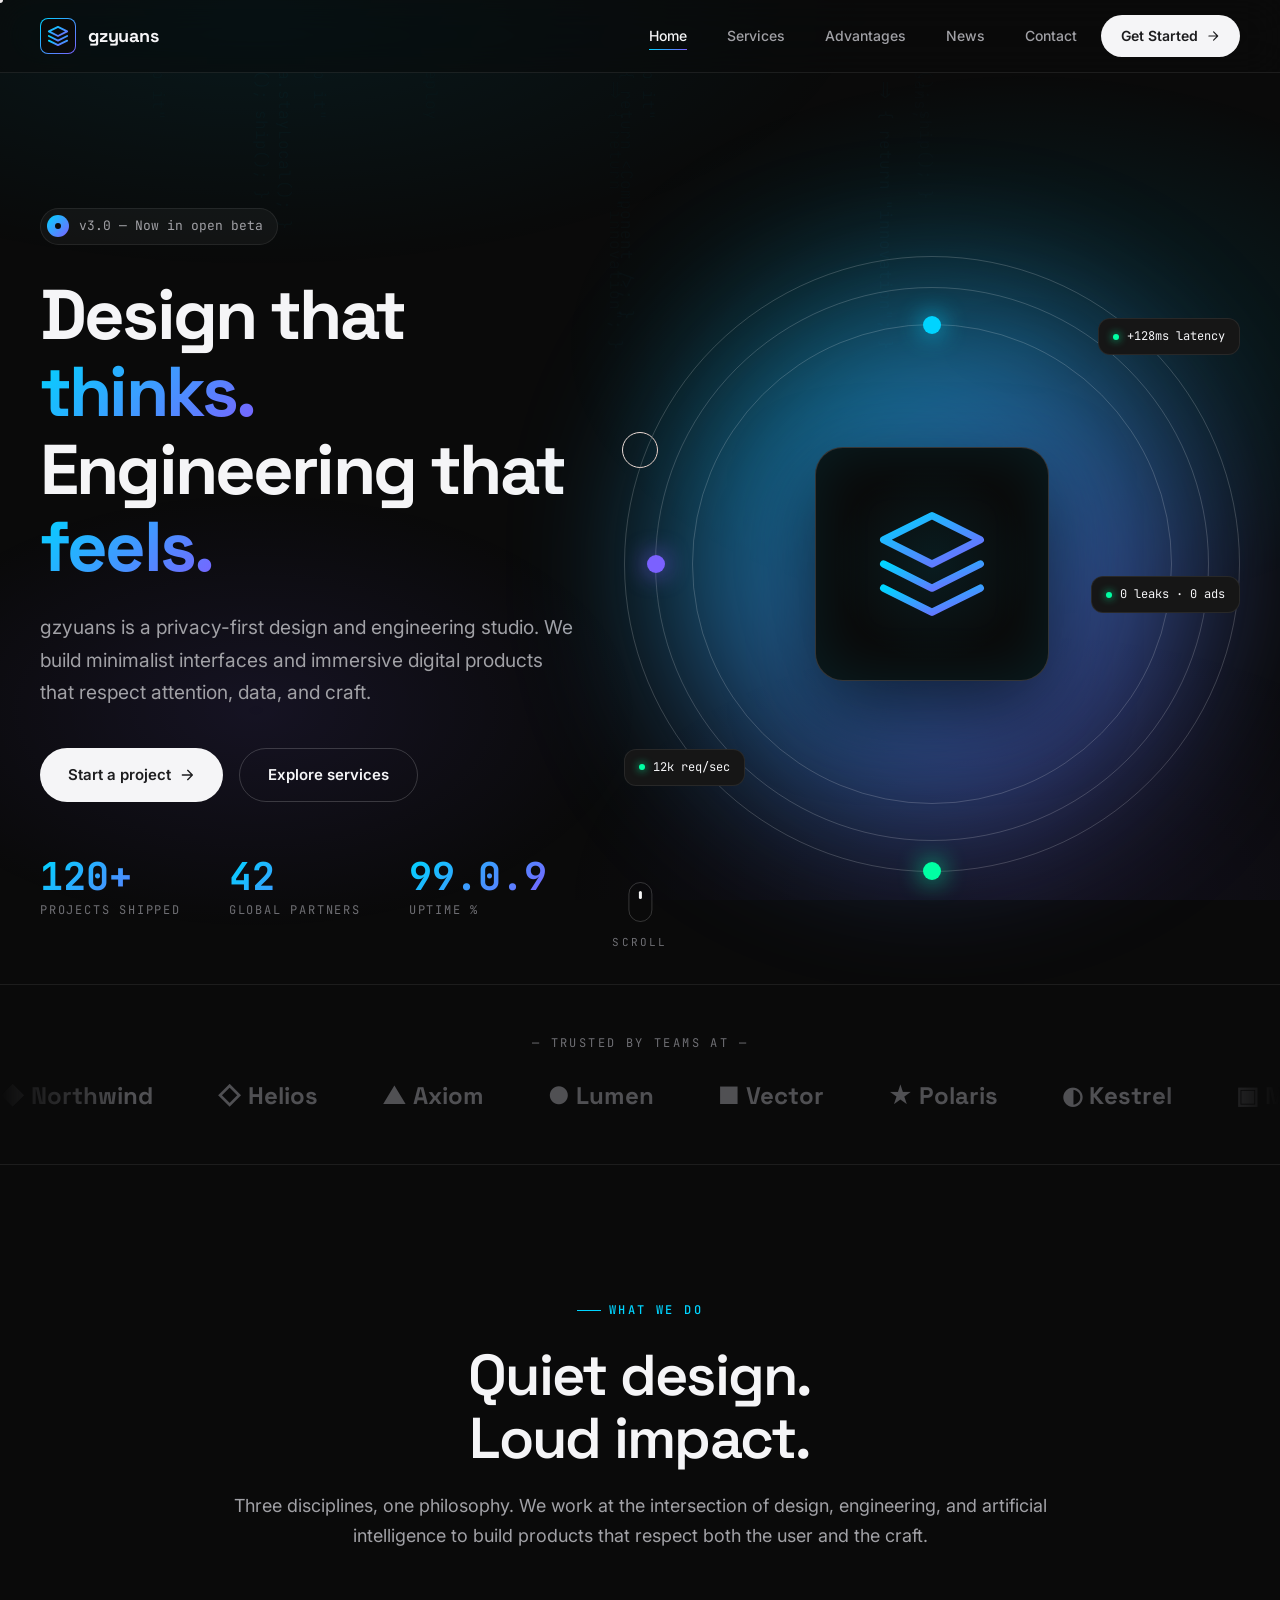
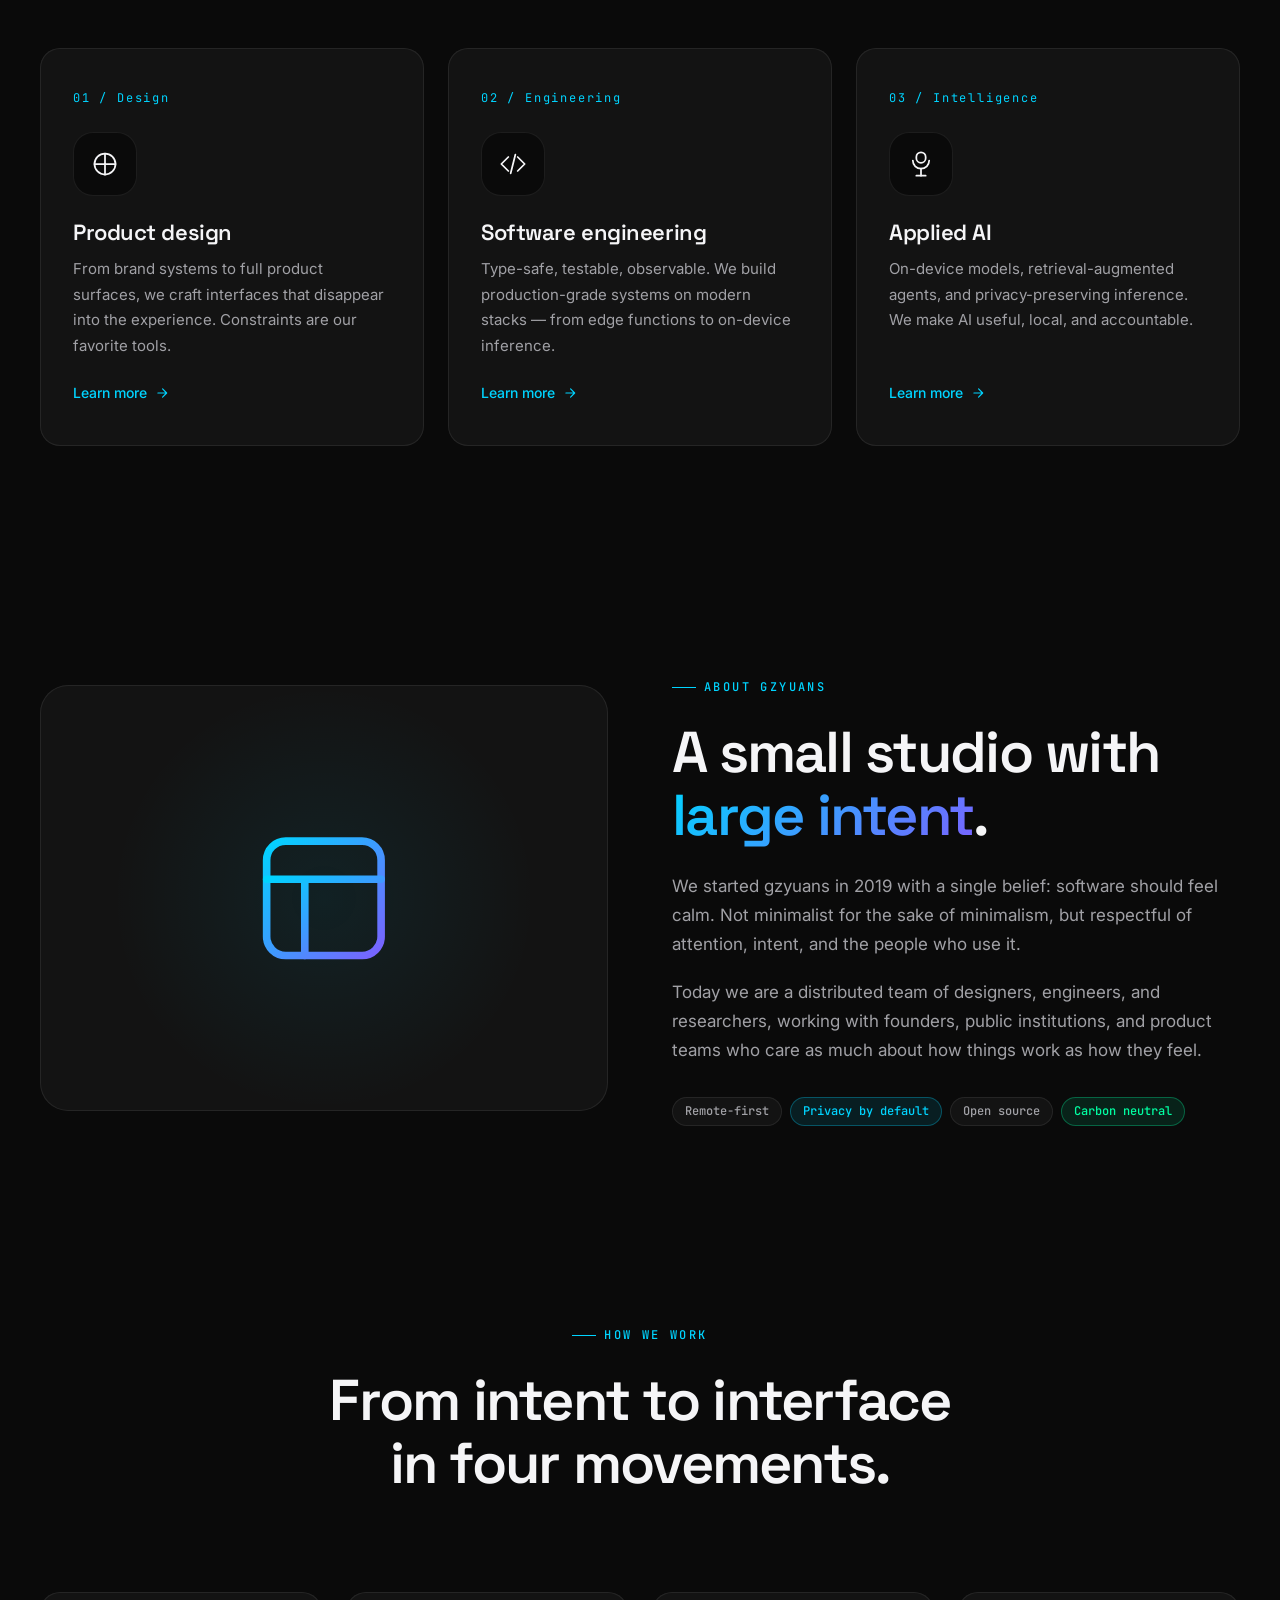
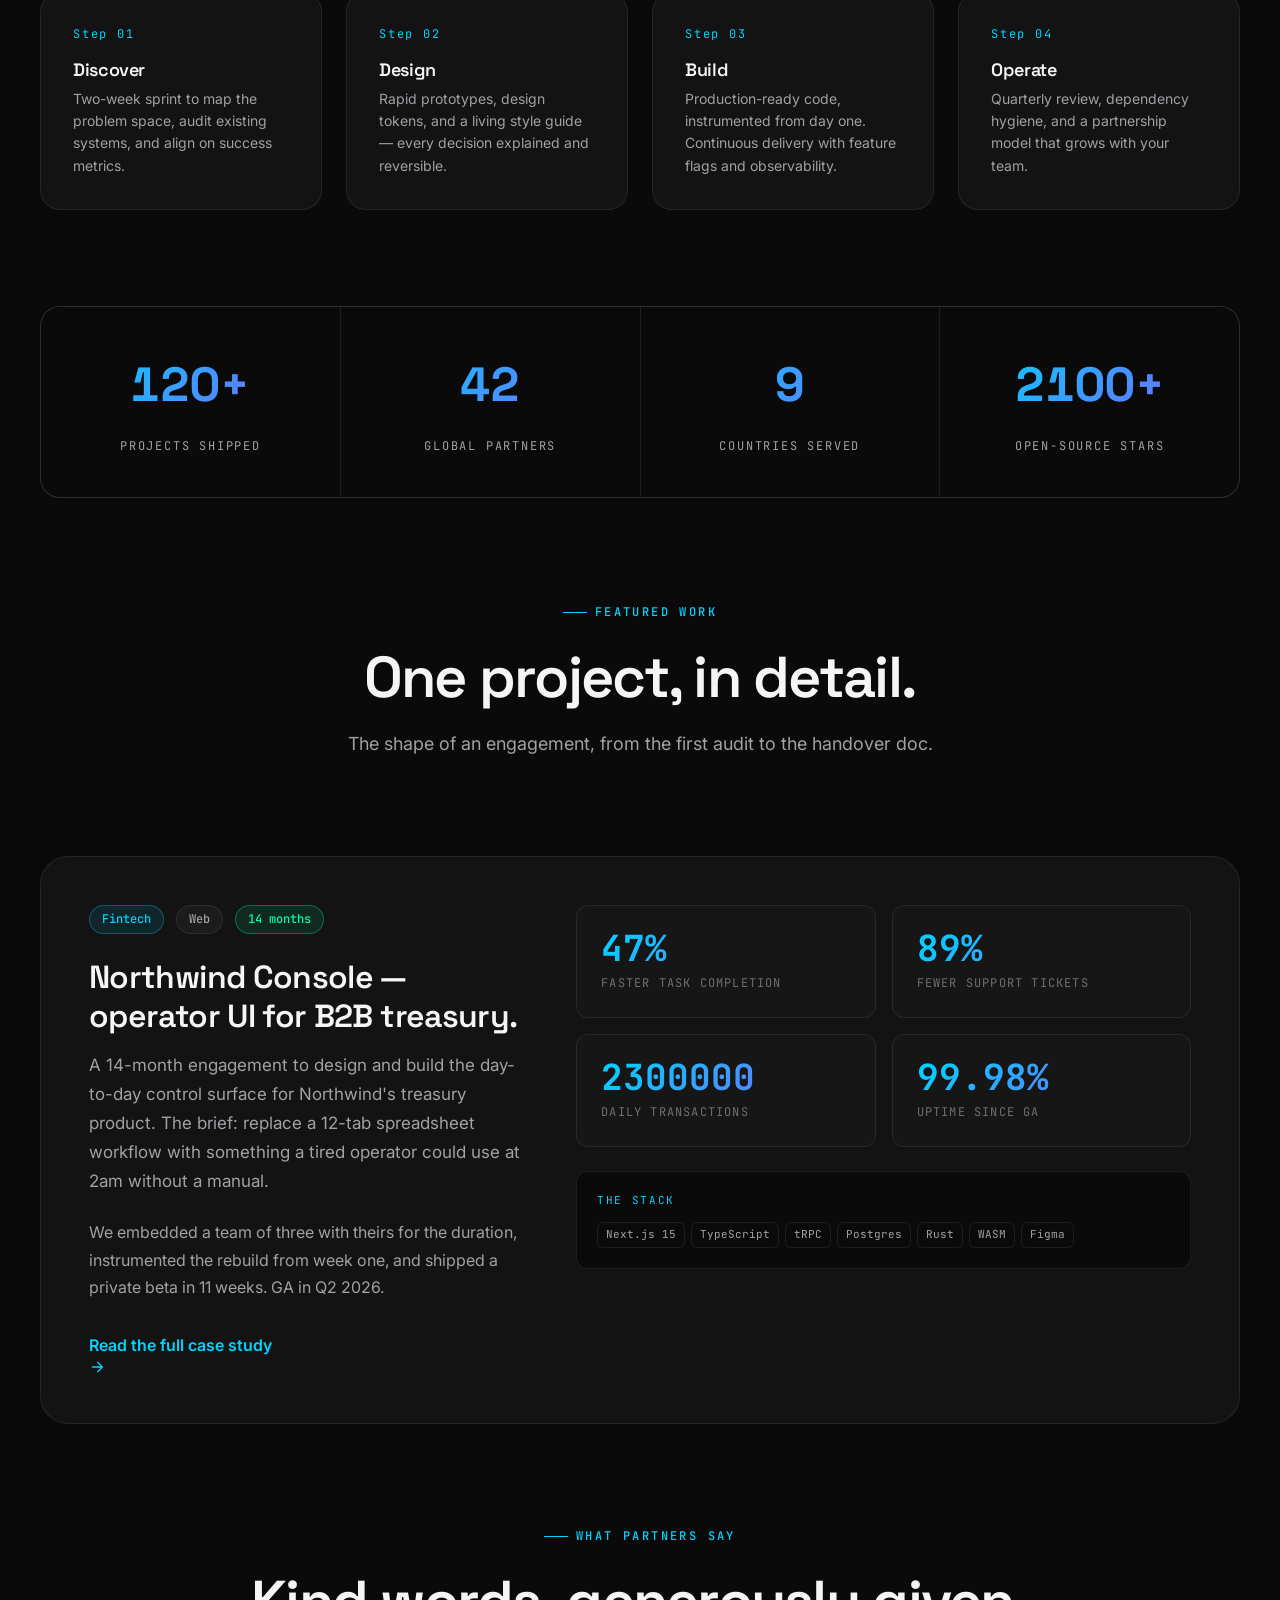
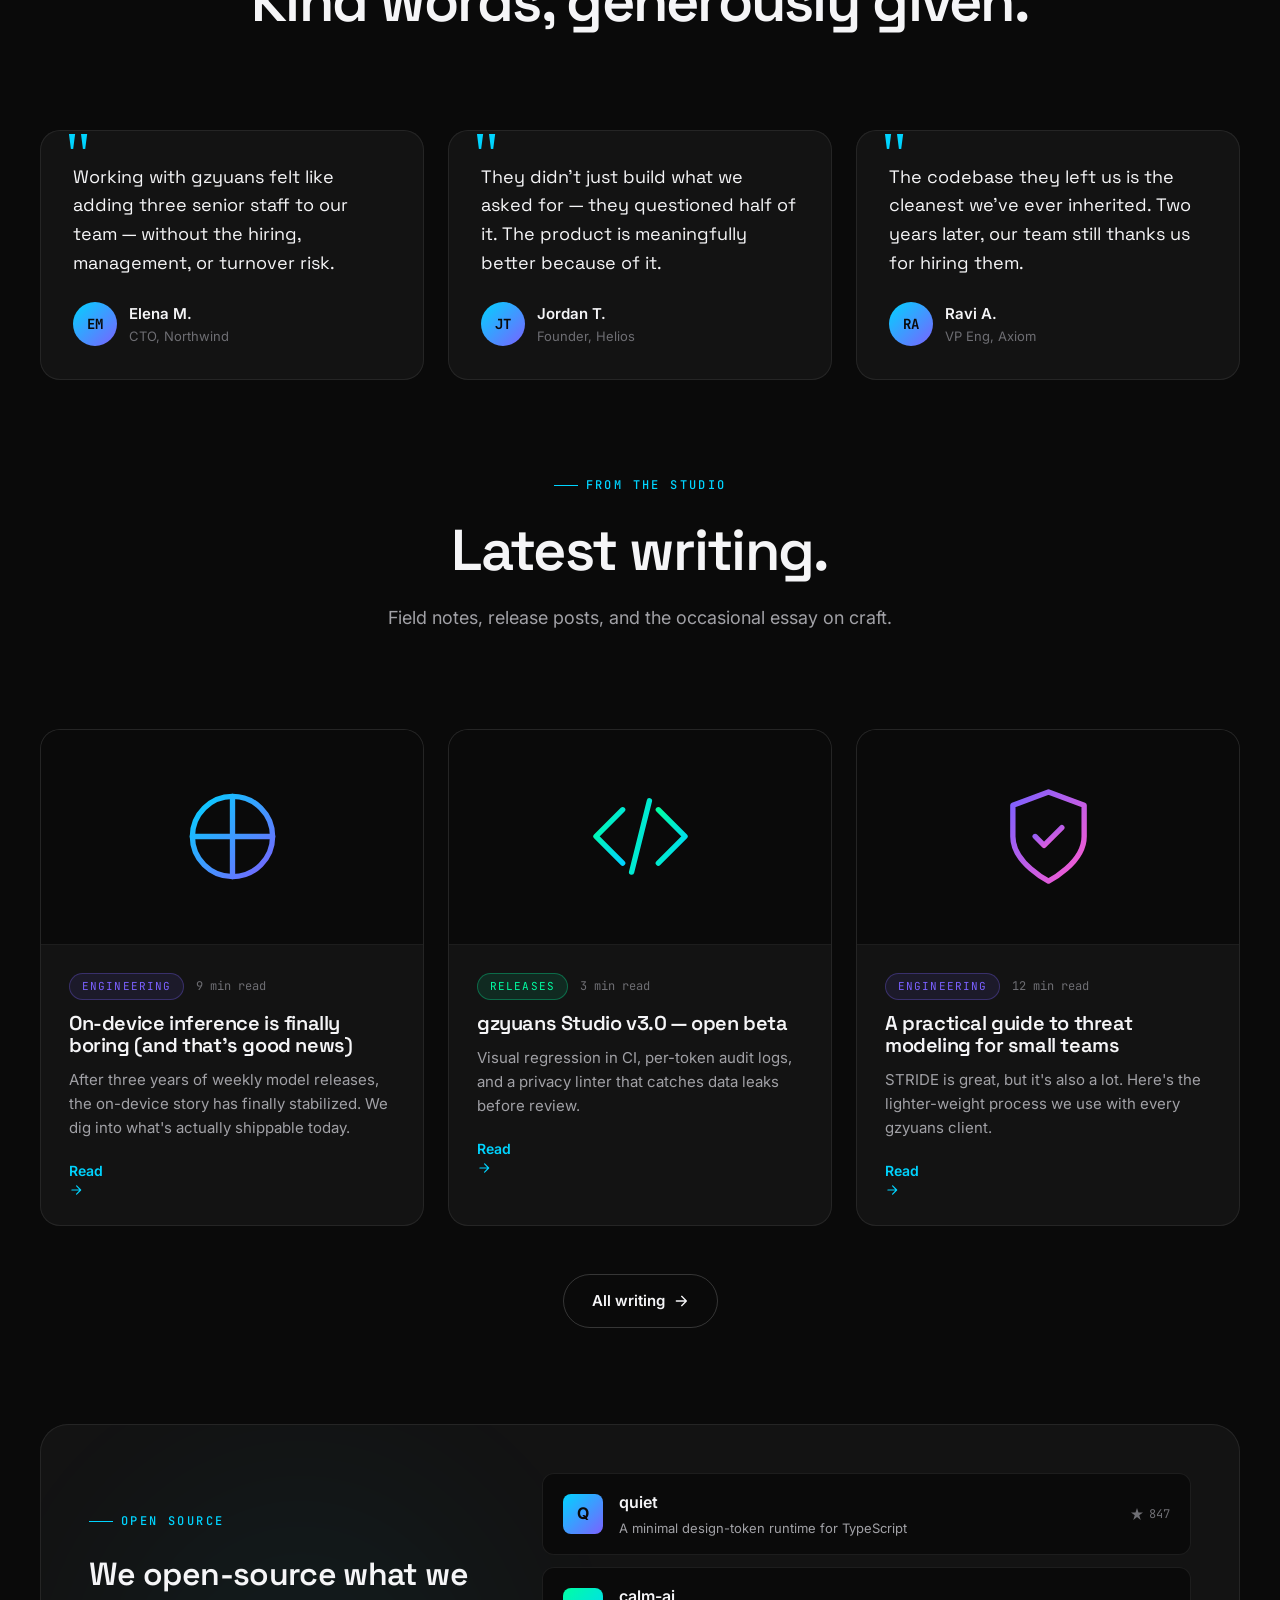
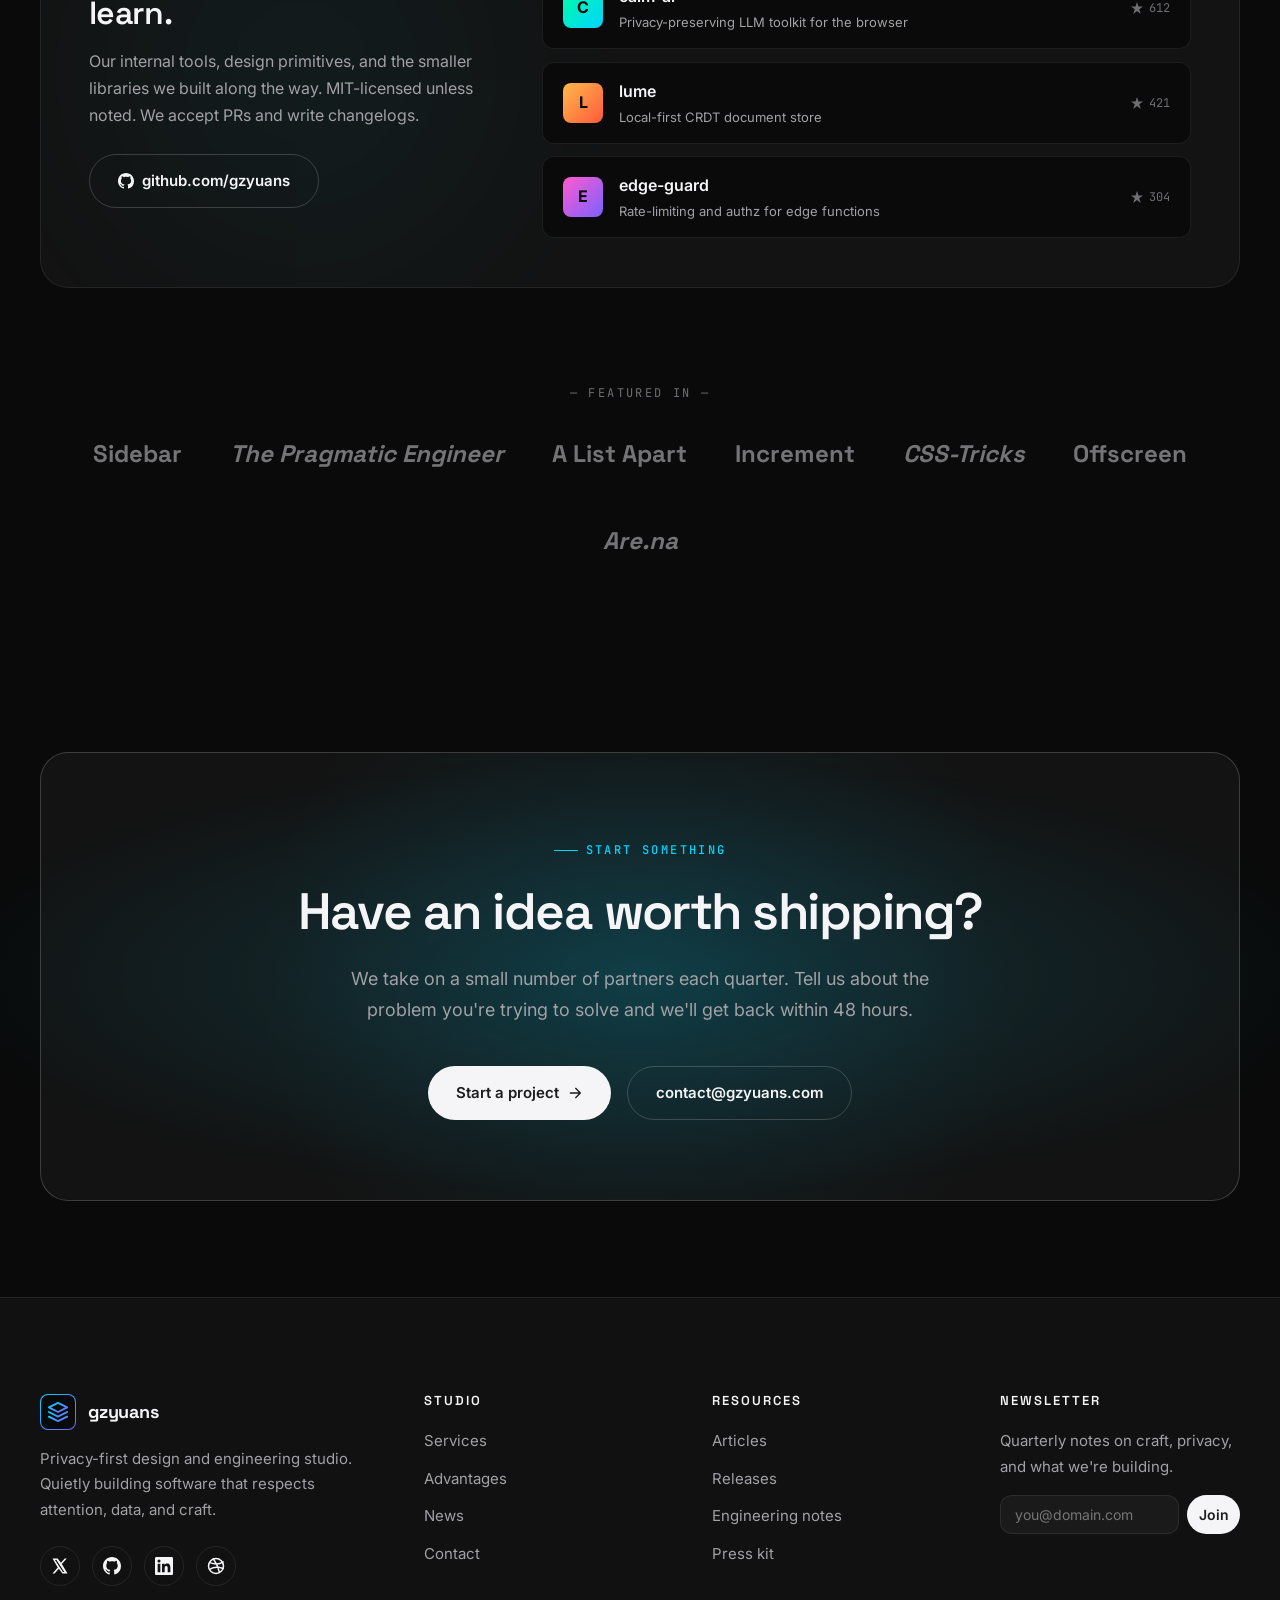
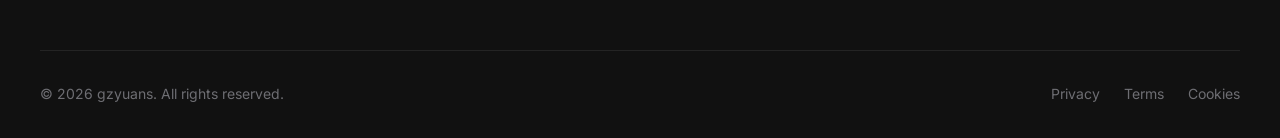
<file: index.html>
<!DOCTYPE html>
<html lang="en">
<head>
  <meta charset="UTF-8" />
  <meta name="viewport" content="width=device-width, initial-scale=1.0" />
  <meta name="description" content="gzyuans — Design, AI, and engineering studio crafting privacy-first digital experiences with minimalist aesthetics and immersive interfaces." />
  <meta name="keywords" content="gzyuans, design studio, AI, privacy, minimalist, immersive, product design, engineering" />
  <meta name="theme-color" content="#0a0a0a" />
  <meta property="og:title" content="gzyuans — Design that thinks. Engineering that feels." />
  <meta property="og:description" content="Privacy-first design studio building minimalist and immersive digital experiences." />
  <meta property="og:type" content="website" />
  <meta property="og:url" content="https://gzyuans.com/" />
  <title>gzyuans — Design that thinks. Engineering that feels.</title>

  <link rel="preconnect" href="https://fonts.googleapis.com" />
  <link rel="preconnect" href="https://fonts.gstatic.com" crossorigin />
  <link href="https://fonts.googleapis.com/css2?family=Inter:wght@400;500;600;700&family=Space+Grotesk:wght@500;600;700&family=JetBrains+Mono:wght@400;500&display=swap" rel="stylesheet" />

  <link rel="stylesheet" href="css/main.css" />
  <link rel="stylesheet" href="css/animations.css" />
  <link rel="stylesheet" href="css/pages.css" />
  <link rel="stylesheet" href="css/responsive.css" />

  <link rel="icon" type="image/svg+xml" href="data:image/svg+xml,%3Csvg xmlns='http://www.w3.org/2000/svg' viewBox='0 0 24 24' fill='none' stroke='%2300d4ff' stroke-width='2' stroke-linecap='round' stroke-linejoin='round'%3E%3Cpath d='M12 2L2 7l10 5 10-5-10-5z'/%3E%3Cpath d='M2 17l10 5 10-5'/%3E%3Cpath d='M2 12l10 5 10-5'/%3E%3C/svg%3E" />
</head>
<body>
  <div class="page-wrap">

    <!-- ===== Header ===== -->
    <header class="site-header">
      <div class="container">
        <nav class="nav" aria-label="Primary">
          <a href="index.html" class="nav-logo" aria-label="gzyuans home">
            <span class="nav-logo-mark">
              <svg viewBox="0 0 24 24" fill="none" stroke="url(#g)" stroke-width="2" stroke-linecap="round" stroke-linejoin="round" aria-hidden="true">
                <defs>
                  <linearGradient id="g" x1="0" y1="0" x2="1" y2="1">
                    <stop offset="0%" stop-color="#00d4ff" />
                    <stop offset="100%" stop-color="#7b61ff" />
                  </linearGradient>
                </defs>
                <path d="M12 2L2 7l10 5 10-5-10-5z" />
                <path d="M2 17l10 5 10-5" />
                <path d="M2 12l10 5 10-5" />
              </svg>
            </span>
            <span>gzyuans</span>
          </a>

          <ul class="nav-list" id="navList">
            <li><a href="index.html" class="nav-link active">Home</a></li>
            <li><a href="services.html" class="nav-link">Services</a></li>
            <li><a href="advantages.html" class="nav-link">Advantages</a></li>
            <li><a href="news.html" class="nav-link">News</a></li>
            <li><a href="contact.html" class="nav-link">Contact</a></li>
            <li><a href="contact.html" class="nav-cta magnetic">Get Started
              <svg width="14" height="14" viewBox="0 0 24 24" fill="none" stroke="currentColor" stroke-width="2" stroke-linecap="round" stroke-linejoin="round" aria-hidden="true"><path d="M5 12h14M13 5l7 7-7 7"/></svg>
            </a></li>
          </ul>

          <button class="nav-toggle" id="navToggle" aria-label="Toggle navigation" aria-expanded="false" aria-controls="navList">
            <span></span><span></span><span></span>
          </button>
        </nav>
      </div>
    </header>

    <main>
      <!-- ===== Hero ===== -->
      <section class="hero" id="top">
        <div class="hero-bg" aria-hidden="true">
          <div class="code-rain" data-count="14"></div>
        </div>

        <div class="container">
          <div class="hero-content">
            <div>
              <a href="#features" class="hero-badge reveal">
                <span class="hero-badge-dot" aria-hidden="true"></span>
                <span>v3.0 — Now in open beta</span>
              </a>

              <h1>
                <span class="hero-title-line"><span>Design that</span></span>
                <span class="hero-title-line"><span><span class="gradient-text">thinks.</span></span></span>
                <span class="hero-title-line"><span>Engineering that</span></span>
                <span class="hero-title-line"><span><span class="gradient-text">feels.</span></span></span>
              </h1>

              <p class="hero-subtitle reveal">
                gzyuans is a privacy-first design and engineering studio. We build minimalist interfaces and immersive digital products that respect attention, data, and craft.
              </p>

              <div class="hero-actions reveal">
                <a href="contact.html" class="btn btn-primary magnetic">
                  Start a project
                  <svg width="16" height="16" viewBox="0 0 24 24" fill="none" stroke="currentColor" stroke-width="2" stroke-linecap="round" stroke-linejoin="round" aria-hidden="true"><path d="M5 12h14M13 5l7 7-7 7"/></svg>
                </a>
                <a href="services.html" class="btn btn-secondary magnetic">Explore services</a>
              </div>

              <div class="hero-stats stagger" data-stagger>
                <div class="hero-stat">
                  <span class="hero-stat-num counter" data-target="120" data-suffix="+">0</span>
                  <span class="hero-stat-label">Projects shipped</span>
                </div>
                <div class="hero-stat">
                  <span class="hero-stat-num counter" data-target="42" data-suffix="">0</span>
                  <span class="hero-stat-label">Global partners</span>
                </div>
                <div class="hero-stat">
                  <span class="hero-stat-num counter" data-target="99" data-suffix=".9" data-decimals="1">0</span>
                  <span class="hero-stat-label">Uptime %</span>
                </div>
              </div>
            </div>

            <div class="hero-visual reveal" aria-hidden="true">
              <div class="hero-orb"></div>
              <div class="hero-rings">
                <div class="hero-ring hero-ring-1"><span class="hero-ring-dot"></span></div>
                <div class="hero-ring hero-ring-2"><span class="hero-ring-dot"></span></div>
                <div class="hero-ring hero-ring-3"><span class="hero-ring-dot"></span></div>
              </div>
              <div class="hero-core">
                <svg viewBox="0 0 24 24" fill="none" stroke="url(#g2)" stroke-width="1.5" stroke-linecap="round" stroke-linejoin="round">
                  <defs>
                    <linearGradient id="g2" x1="0" y1="0" x2="1" y2="1">
                      <stop offset="0%" stop-color="#00d4ff" />
                      <stop offset="100%" stop-color="#7b61ff" />
                    </linearGradient>
                  </defs>
                  <path d="M12 2L2 7l10 5 10-5-10-5z"/>
                  <path d="M2 17l10 5 10-5"/>
                  <path d="M2 12l10 5 10-5"/>
                </svg>
              </div>
              <div class="hero-data-points">
                <div class="hero-data-point hero-data-point-1">
                  <span class="hero-data-point-dot"></span>
                  <span>+128ms latency</span>
                </div>
                <div class="hero-data-point hero-data-point-2">
                  <span class="hero-data-point-dot"></span>
                  <span>12k req/sec</span>
                </div>
                <div class="hero-data-point hero-data-point-3">
                  <span class="hero-data-point-dot"></span>
                  <span>0 leaks · 0 ads</span>
                </div>
              </div>
            </div>
          </div>

          <div class="hero-scroll" aria-hidden="true">
            <span class="scroll-hint"></span>
            <span>Scroll</span>
          </div>
        </div>
      </section>

      <!-- ===== Logo Marquee ===== -->
      <section class="logo-marquee" aria-label="Trusted by">
        <div class="container">
          <p class="logo-marquee-label">— Trusted by teams at —</p>
        </div>
        <div class="marquee">
          <div class="marquee-track">
            <span class="marquee-item">◆ Northwind</span>
            <span class="marquee-item">◇ Helios</span>
            <span class="marquee-item">▲ Axiom</span>
            <span class="marquee-item">● Lumen</span>
            <span class="marquee-item">■ Vector</span>
            <span class="marquee-item">★ Polaris</span>
            <span class="marquee-item">◐ Kestrel</span>
            <span class="marquee-item">▣ Mosaic</span>
            <span class="marquee-item">◆ Northwind</span>
            <span class="marquee-item">◇ Helios</span>
            <span class="marquee-item">▲ Axiom</span>
            <span class="marquee-item">● Lumen</span>
            <span class="marquee-item">■ Vector</span>
            <span class="marquee-item">★ Polaris</span>
            <span class="marquee-item">◐ Kestrel</span>
            <span class="marquee-item">▣ Mosaic</span>
          </div>
        </div>
      </section>

      <!-- ===== Features ===== -->
      <section class="features-section" id="features">
        <div class="container">
          <div class="section-header reveal">
            <span class="eyebrow">What we do</span>
            <h2>Quiet design.<br/>Loud impact.</h2>
            <p>Three disciplines, one philosophy. We work at the intersection of design, engineering, and artificial intelligence to build products that respect both the user and the craft.</p>
          </div>

          <div class="grid grid-3 stagger">
            <article class="feature-card" data-tilt>
              <span class="feature-card-num">01 / Design</span>
              <div class="feature-card-icon">
                <svg viewBox="0 0 24 24" fill="none" stroke="currentColor" stroke-width="1.5" stroke-linecap="round" stroke-linejoin="round" aria-hidden="true">
                  <circle cx="12" cy="12" r="9"/>
                  <path d="M12 3v18M3 12h18"/>
                </svg>
              </div>
              <h3>Product design</h3>
              <p>From brand systems to full product surfaces, we craft interfaces that disappear into the experience. Constraints are our favorite tools.</p>
              <a href="services.html#design" class="feature-card-link hover-underline">Learn more
                <svg width="14" height="14" viewBox="0 0 24 24" fill="none" stroke="currentColor" stroke-width="2" stroke-linecap="round" stroke-linejoin="round"><path d="M5 12h14M13 5l7 7-7 7"/></svg>
              </a>
            </article>

            <article class="feature-card" data-tilt>
              <span class="feature-card-num">02 / Engineering</span>
              <div class="feature-card-icon">
                <svg viewBox="0 0 24 24" fill="none" stroke="currentColor" stroke-width="1.5" stroke-linecap="round" stroke-linejoin="round" aria-hidden="true">
                  <polyline points="16 18 22 12 16 6"/>
                  <polyline points="8 6 2 12 8 18"/>
                  <line x1="14" y1="4" x2="10" y2="20"/>
                </svg>
              </div>
              <h3>Software engineering</h3>
              <p>Type-safe, testable, observable. We build production-grade systems on modern stacks — from edge functions to on-device inference.</p>
              <a href="services.html#engineering" class="feature-card-link hover-underline">Learn more
                <svg width="14" height="14" viewBox="0 0 24 24" fill="none" stroke="currentColor" stroke-width="2" stroke-linecap="round" stroke-linejoin="round"><path d="M5 12h14M13 5l7 7-7 7"/></svg>
              </a>
            </article>

            <article class="feature-card" data-tilt>
              <span class="feature-card-num">03 / Intelligence</span>
              <div class="feature-card-icon">
                <svg viewBox="0 0 24 24" fill="none" stroke="currentColor" stroke-width="1.5" stroke-linecap="round" stroke-linejoin="round" aria-hidden="true">
                  <path d="M12 2a4 4 0 0 0-4 4v1a4 4 0 1 0 8 0V6a4 4 0 0 0-4-4z"/>
                  <path d="M5 9a7 7 0 0 0 14 0"/>
                  <line x1="12" y1="16" x2="12" y2="22"/>
                  <line x1="8" y1="22" x2="16" y2="22"/>
                </svg>
              </div>
              <h3>Applied AI</h3>
              <p>On-device models, retrieval-augmented agents, and privacy-preserving inference. We make AI useful, local, and accountable.</p>
              <a href="services.html#ai" class="feature-card-link hover-underline">Learn more
                <svg width="14" height="14" viewBox="0 0 24 24" fill="none" stroke="currentColor" stroke-width="2" stroke-linecap="round" stroke-linejoin="round"><path d="M5 12h14M13 5l7 7-7 7"/></svg>
              </a>
            </article>
          </div>
        </div>
      </section>

      <!-- ===== About Split ===== -->
      <section class="container">
        <div class="about-split">
          <div class="about-visual reveal mask-reveal" aria-hidden="true">
            <div class="about-visual-content">
              <svg viewBox="0 0 24 24" fill="none" stroke="url(#g3)" stroke-width="1.2" stroke-linecap="round" stroke-linejoin="round">
                <defs>
                  <linearGradient id="g3" x1="0" y1="0" x2="1" y2="1">
                    <stop offset="0%" stop-color="#00d4ff"/>
                    <stop offset="100%" stop-color="#7b61ff"/>
                  </linearGradient>
                </defs>
                <rect x="3" y="3" width="18" height="18" rx="3"/>
                <path d="M3 9h18M9 21V9"/>
              </svg>
            </div>
          </div>
          <div class="about-content reveal">
            <span class="eyebrow">About gzyuans</span>
            <h2>A small studio with <span class="gradient-text">large intent</span>.</h2>
            <p>We started gzyuans in 2019 with a single belief: software should feel calm. Not minimalist for the sake of minimalism, but respectful of attention, intent, and the people who use it.</p>
            <p>Today we are a distributed team of designers, engineers, and researchers, working with founders, public institutions, and product teams who care as much about how things work as how they feel.</p>
            <div class="about-tags">
              <span class="badge">Remote-first</span>
              <span class="badge badge-accent">Privacy by default</span>
              <span class="badge">Open source</span>
              <span class="badge badge-success">Carbon neutral</span>
            </div>
          </div>
        </div>
      </section>

      <!-- ===== Process ===== -->
      <section class="process-section">
        <div class="container">
          <div class="section-header reveal">
            <span class="eyebrow">How we work</span>
            <h2>From intent to interface<br/>in four movements.</h2>
          </div>

          <div class="process-grid stagger">
            <div class="process-step">
              <span class="process-step-num">Step 01</span>
              <h4>Discover</h4>
              <p>Two-week sprint to map the problem space, audit existing systems, and align on success metrics.</p>
            </div>
            <div class="process-step">
              <span class="process-step-num">Step 02</span>
              <h4>Design</h4>
              <p>Rapid prototypes, design tokens, and a living style guide — every decision explained and reversible.</p>
            </div>
            <div class="process-step">
              <span class="process-step-num">Step 03</span>
              <h4>Build</h4>
              <p>Production-ready code, instrumented from day one. Continuous delivery with feature flags and observability.</p>
            </div>
            <div class="process-step">
              <span class="process-step-num">Step 04</span>
              <h4>Operate</h4>
              <p>Quarterly review, dependency hygiene, and a partnership model that grows with your team.</p>
            </div>
          </div>
        </div>
      </section>

      <!-- ===== By the numbers ===== -->
      <section style="padding-top: 0; padding-bottom: 6rem;">
        <div class="container">
          <div class="stat-grid reveal">
            <div class="stat-cell">
              <span class="num counter" data-target="120" data-suffix="+">0</span>
              <span class="label">Projects shipped</span>
            </div>
            <div class="stat-cell">
              <span class="num counter" data-target="42" data-suffix="">0</span>
              <span class="label">Global partners</span>
            </div>
            <div class="stat-cell">
              <span class="num counter" data-target="9" data-suffix="">0</span>
              <span class="label">Countries served</span>
            </div>
            <div class="stat-cell">
              <span class="num counter" data-target="2100" data-suffix="+">0</span>
              <span class="label">Open-source stars</span>
            </div>
          </div>
        </div>
      </section>

      <!-- ===== Featured case study ===== -->
      <section class="container" style="padding-top: 0; padding-bottom: 6rem;">
        <div class="section-header reveal">
          <span class="eyebrow">Featured work</span>
          <h2>One project, in detail.</h2>
          <p>The shape of an engagement, from the first audit to the handover doc.</p>
        </div>

        <div class="reveal" style="background: var(--color-surface); border: 1px solid var(--color-border); border-radius: var(--radius-xl); padding: 3rem; position: relative; overflow: hidden;">
          <div style="display: grid; grid-template-columns: 1fr 1.4fr; gap: 3rem; align-items: start;" class="featured-grid">
            <div>
              <div style="display: flex; align-items: center; gap: 0.75rem; margin-bottom: 1.5rem;">
                <span class="badge badge-accent">Fintech</span>
                <span class="badge">Web</span>
                <span class="badge badge-success">14 months</span>
              </div>
              <h3 style="font-size: 2rem; line-height: 1.2; margin-bottom: 1rem;">Northwind Console — operator UI for B2B treasury.</h3>
              <p style="font-size: 1.0625rem; margin-bottom: 1.5rem;">A 14-month engagement to design and build the day-to-day control surface for Northwind's treasury product. The brief: replace a 12-tab spreadsheet workflow with something a tired operator could use at 2am without a manual.</p>
              <p style="margin-bottom: 2rem;">We embedded a team of three with theirs for the duration, instrumented the rebuild from week one, and shipped a private beta in 11 weeks. GA in Q2 2026.</p>
              <a href="services.html" class="btn-arrow hover-underline" style="color: var(--color-accent);">
                Read the full case study
                <svg width="16" height="16" viewBox="0 0 24 24" fill="none" stroke="currentColor" stroke-width="2" stroke-linecap="round" stroke-linejoin="round"><path d="M5 12h14M13 5l7 7-7 7"/></svg>
              </a>
            </div>
            <div>
              <div style="display: grid; grid-template-columns: 1fr 1fr; gap: 1rem; margin-bottom: 1.5rem;">
                <div style="background: var(--color-bg-elev); border: 1px solid var(--color-border); border-radius: var(--radius); padding: 1.5rem;">
                  <div class="counter" data-target="47" data-suffix="%" style="font-family: var(--font-mono); font-size: 2.25rem; font-weight: 700; background: var(--grad-primary); -webkit-background-clip: text; background-clip: text; -webkit-text-fill-color: transparent; display: block; line-height: 1;">0</div>
                  <div style="font-family: var(--font-mono); font-size: 0.75rem; text-transform: uppercase; letter-spacing: 0.1em; color: var(--color-text-muted); margin-top: 0.5rem;">Faster task completion</div>
                </div>
                <div style="background: var(--color-bg-elev); border: 1px solid var(--color-border); border-radius: var(--radius); padding: 1.5rem;">
                  <div class="counter" data-target="89" data-suffix="%" style="font-family: var(--font-mono); font-size: 2.25rem; font-weight: 700; background: var(--grad-primary); -webkit-background-clip: text; background-clip: text; -webkit-text-fill-color: transparent; display: block; line-height: 1;">0</div>
                  <div style="font-family: var(--font-mono); font-size: 0.75rem; text-transform: uppercase; letter-spacing: 0.1em; color: var(--color-text-muted); margin-top: 0.5rem;">Fewer support tickets</div>
                </div>
                <div style="background: var(--color-bg-elev); border: 1px solid var(--color-border); border-radius: var(--radius); padding: 1.5rem;">
                  <div class="counter" data-target="2300000" data-suffix="" data-format="short" style="font-family: var(--font-mono); font-size: 2.25rem; font-weight: 700; background: var(--grad-primary); -webkit-background-clip: text; background-clip: text; -webkit-text-fill-color: transparent; display: block; line-height: 1;">0</div>
                  <div style="font-family: var(--font-mono); font-size: 0.75rem; text-transform: uppercase; letter-spacing: 0.1em; color: var(--color-text-muted); margin-top: 0.5rem;">Daily transactions</div>
                </div>
                <div style="background: var(--color-bg-elev); border: 1px solid var(--color-border); border-radius: var(--radius); padding: 1.5rem;">
                  <div class="counter" data-target="99.98" data-suffix="%" data-decimals="2" style="font-family: var(--font-mono); font-size: 2.25rem; font-weight: 700; background: var(--grad-primary); -webkit-background-clip: text; background-clip: text; -webkit-text-fill-color: transparent; display: block; line-height: 1;">0</div>
                  <div style="font-family: var(--font-mono); font-size: 0.75rem; text-transform: uppercase; letter-spacing: 0.1em; color: var(--color-text-muted); margin-top: 0.5rem;">Uptime since GA</div>
                </div>
              </div>
              <div style="background: var(--color-bg); border: 1px solid var(--color-border); border-radius: var(--radius); padding: 1.25rem;">
                <div style="font-family: var(--font-mono); font-size: 0.6875rem; text-transform: uppercase; letter-spacing: 0.15em; color: var(--color-accent); margin-bottom: 0.75rem;">The stack</div>
                <div style="display: flex; flex-wrap: wrap; gap: 0.375rem;">
                  <span class="app-tag">Next.js 15</span><span class="app-tag">TypeScript</span><span class="app-tag">tRPC</span><span class="app-tag">Postgres</span><span class="app-tag">Rust</span><span class="app-tag">WASM</span><span class="app-tag">Figma</span>
                </div>
              </div>
            </div>
          </div>
        </div>
      </section>

      <!-- ===== Testimonials ===== -->
      <section class="container" style="padding-top: 0; padding-bottom: 6rem;">
        <div class="section-header reveal">
          <span class="eyebrow">What partners say</span>
          <h2>Kind words, generously given.</h2>
        </div>
        <div class="grid grid-3 stagger">
          <div class="testimonial-card">
            <p class="testimonial-quote">Working with gzyuans felt like adding three senior staff to our team — without the hiring, management, or turnover risk.</p>
            <div class="testimonial-author">
              <div class="testimonial-avatar">EM</div>
              <div>
                <div class="testimonial-name">Elena M.</div>
                <div class="testimonial-role">CTO, Northwind</div>
              </div>
            </div>
          </div>
          <div class="testimonial-card">
            <p class="testimonial-quote">They didn't just build what we asked for — they questioned half of it. The product is meaningfully better because of it.</p>
            <div class="testimonial-author">
              <div class="testimonial-avatar">JT</div>
              <div>
                <div class="testimonial-name">Jordan T.</div>
                <div class="testimonial-role">Founder, Helios</div>
              </div>
            </div>
          </div>
          <div class="testimonial-card">
            <p class="testimonial-quote">The codebase they left us is the cleanest we've ever inherited. Two years later, our team still thanks us for hiring them.</p>
            <div class="testimonial-author">
              <div class="testimonial-avatar">RA</div>
              <div>
                <div class="testimonial-name">Ravi A.</div>
                <div class="testimonial-role">VP Eng, Axiom</div>
              </div>
            </div>
          </div>
        </div>
      </section>

      <!-- ===== Latest writing ===== -->
      <section class="container" style="padding-top: 0; padding-bottom: 6rem;">
        <div class="section-header reveal" style="display: flex; flex-direction: column; align-items: center;">
          <span class="eyebrow">From the studio</span>
          <h2>Latest writing.</h2>
          <p>Field notes, release posts, and the occasional essay on craft.</p>
        </div>
        <div class="grid grid-3 stagger">
          <article class="card" style="padding: 0; overflow: hidden;">
            <div style="aspect-ratio: 16/9; background: var(--color-bg); display: grid; place-items: center; border-bottom: 1px solid var(--color-border);">
              <svg viewBox="0 0 24 24" fill="none" stroke="url(#lw1)" stroke-width="1.2" stroke-linecap="round" stroke-linejoin="round" style="width: 50%; height: 50%;">
                <defs><linearGradient id="lw1" x1="0" y1="0" x2="1" y2="1"><stop offset="0%" stop-color="#00d4ff"/><stop offset="100%" stop-color="#7b61ff"/></linearGradient></defs>
                <circle cx="12" cy="12" r="9"/><path d="M12 3v18M3 12h18"/>
              </svg>
            </div>
            <div style="padding: 1.75rem;">
              <div style="display: flex; align-items: center; gap: 0.75rem; margin-bottom: 0.75rem;">
                <span class="news-card-tag engineering" style="margin: 0;">Engineering</span>
                <span style="font-family: var(--font-mono); font-size: 0.75rem; color: var(--color-text-muted);">9 min read</span>
              </div>
              <h3 style="font-size: 1.25rem; margin-bottom: 0.75rem;">On-device inference is finally boring (and that's good news)</h3>
              <p style="font-size: 0.9375rem; line-height: 1.6;">After three years of weekly model releases, the on-device story has finally stabilized. We dig into what's actually shippable today.</p>
              <a href="news.html" class="btn-arrow hover-underline" style="margin-top: 1.25rem; font-size: 0.875rem; color: var(--color-accent);">Read
                <svg width="14" height="14" viewBox="0 0 24 24" fill="none" stroke="currentColor" stroke-width="2" stroke-linecap="round" stroke-linejoin="round"><path d="M5 12h14M13 5l7 7-7 7"/></svg>
              </a>
            </div>
          </article>
          <article class="card" style="padding: 0; overflow: hidden;">
            <div style="aspect-ratio: 16/9; background: var(--color-bg); display: grid; place-items: center; border-bottom: 1px solid var(--color-border);">
              <svg viewBox="0 0 24 24" fill="none" stroke="url(#lw2)" stroke-width="1.2" stroke-linecap="round" stroke-linejoin="round" style="width: 50%; height: 50%;">
                <defs><linearGradient id="lw2" x1="0" y1="0" x2="1" y2="1"><stop offset="0%" stop-color="#00ffa3"/><stop offset="100%" stop-color="#00d4ff"/></linearGradient></defs>
                <polyline points="16 18 22 12 16 6"/><polyline points="8 6 2 12 8 18"/><line x1="14" y1="4" x2="10" y2="20"/>
              </svg>
            </div>
            <div style="padding: 1.75rem;">
              <div style="display: flex; align-items: center; gap: 0.75rem; margin-bottom: 0.75rem;">
                <span class="news-card-tag releases" style="margin: 0;">Releases</span>
                <span style="font-family: var(--font-mono); font-size: 0.75rem; color: var(--color-text-muted);">3 min read</span>
              </div>
              <h3 style="font-size: 1.25rem; margin-bottom: 0.75rem;">gzyuans Studio v3.0 — open beta</h3>
              <p style="font-size: 0.9375rem; line-height: 1.6;">Visual regression in CI, per-token audit logs, and a privacy linter that catches data leaks before review.</p>
              <a href="news.html" class="btn-arrow hover-underline" style="margin-top: 1.25rem; font-size: 0.875rem; color: var(--color-accent);">Read
                <svg width="14" height="14" viewBox="0 0 24 24" fill="none" stroke="currentColor" stroke-width="2" stroke-linecap="round" stroke-linejoin="round"><path d="M5 12h14M13 5l7 7-7 7"/></svg>
              </a>
            </div>
          </article>
          <article class="card" style="padding: 0; overflow: hidden;">
            <div style="aspect-ratio: 16/9; background: var(--color-bg); display: grid; place-items: center; border-bottom: 1px solid var(--color-border);">
              <svg viewBox="0 0 24 24" fill="none" stroke="url(#lw3)" stroke-width="1.2" stroke-linecap="round" stroke-linejoin="round" style="width: 50%; height: 50%;">
                <defs><linearGradient id="lw3" x1="0" y1="0" x2="1" y2="1"><stop offset="0%" stop-color="#7b61ff"/><stop offset="100%" stop-color="#ff5acf"/></linearGradient></defs>
                <path d="M12 22s8-4 8-10V5l-8-3-8 3v7c0 6 8 10 8 10z"/><path d="M9 12l2 2 4-4"/>
              </svg>
            </div>
            <div style="padding: 1.75rem;">
              <div style="display: flex; align-items: center; gap: 0.75rem; margin-bottom: 0.75rem;">
                <span class="news-card-tag engineering" style="margin: 0;">Engineering</span>
                <span style="font-family: var(--font-mono); font-size: 0.75rem; color: var(--color-text-muted);">12 min read</span>
              </div>
              <h3 style="font-size: 1.25rem; margin-bottom: 0.75rem;">A practical guide to threat modeling for small teams</h3>
              <p style="font-size: 0.9375rem; line-height: 1.6;">STRIDE is great, but it's also a lot. Here's the lighter-weight process we use with every gzyuans client.</p>
              <a href="news.html" class="btn-arrow hover-underline" style="margin-top: 1.25rem; font-size: 0.875rem; color: var(--color-accent);">Read
                <svg width="14" height="14" viewBox="0 0 24 24" fill="none" stroke="currentColor" stroke-width="2" stroke-linecap="round" stroke-linejoin="round"><path d="M5 12h14M13 5l7 7-7 7"/></svg>
              </a>
            </div>
          </article>
        </div>
        <div style="text-align: center; margin-top: 3rem;">
          <a href="news.html" class="btn btn-secondary magnetic">All writing
            <svg width="16" height="16" viewBox="0 0 24 24" fill="none" stroke="currentColor" stroke-width="2" stroke-linecap="round" stroke-linejoin="round"><path d="M5 12h14M13 5l7 7-7 7"/></svg>
          </a>
        </div>
      </section>

      <!-- ===== Open source ===== -->
      <section class="container" style="padding-top: 0; padding-bottom: 6rem;">
        <div class="reveal" style="background: var(--color-surface); border: 1px solid var(--color-border); border-radius: var(--radius-xl); padding: 3rem; position: relative; overflow: hidden;">
          <div class="blob blob-1" style="opacity: 0.3;"></div>
          <div style="display: grid; grid-template-columns: 1fr 1.6fr; gap: 3rem; align-items: center; position: relative; z-index: 1;" class="featured-grid">
            <div>
              <span class="eyebrow">Open source</span>
              <h3 style="font-size: 2rem; line-height: 1.2; margin-bottom: 1rem;">We open-source what we learn.</h3>
              <p style="margin-bottom: 1.5rem;">Our internal tools, design primitives, and the smaller libraries we built along the way. MIT-licensed unless noted. We accept PRs and write changelogs.</p>
              <a href="https://github.com/gzyuans" class="btn btn-secondary magnetic" style="display: inline-flex;">
                <svg width="16" height="16" viewBox="0 0 24 24" fill="currentColor" aria-hidden="true"><path d="M12 0C5.37 0 0 5.37 0 12c0 5.3 3.44 9.8 8.21 11.39.6.11.82-.26.82-.58 0-.29-.01-1.05-.02-2.05-3.34.72-4.04-1.61-4.04-1.61-.55-1.39-1.34-1.76-1.34-1.76-1.09-.74.08-.73.08-.73 1.2.08 1.84 1.24 1.84 1.24 1.07 1.83 2.81 1.3 3.5 1 .11-.78.42-1.3.76-1.6-2.66-.3-5.47-1.33-5.47-5.93 0-1.31.47-2.38 1.24-3.22-.12-.3-.54-1.52.12-3.18 0 0 1.01-.32 3.3 1.23.96-.27 1.98-.4 3-.4s2.04.13 3 .4c2.28-1.55 3.29-1.23 3.29-1.23.66 1.66.24 2.88.12 3.18.77.84 1.24 1.91 1.24 3.22 0 4.61-2.81 5.62-5.48 5.92.43.37.81 1.1.81 2.22 0 1.6-.01 2.89-.01 3.29 0 .32.22.7.83.58A12.01 12.01 0 0 0 24 12c0-6.63-5.37-12-12-12z"/></svg>
                github.com/gzyuans
              </a>
            </div>
            <div>
              <div style="display: grid; gap: 0.75rem;">
                <a href="https://github.com/gzyuans/quiet" class="reveal" style="display: flex; align-items: center; gap: 1rem; padding: 1rem 1.25rem; background: var(--color-bg); border: 1px solid var(--color-border); border-radius: var(--radius); transition: all 0.3s var(--ease);">
                  <div style="width: 40px; height: 40px; background: var(--grad-primary); border-radius: 8px; display: grid; place-items: center; flex-shrink: 0; color: var(--color-bg); font-weight: 700;">Q</div>
                  <div style="flex: 1; min-width: 0;">
                    <div style="font-weight: 600; color: var(--color-text); margin-bottom: 0.125rem;">quiet</div>
                    <div style="font-size: 0.8125rem; color: var(--color-text-dim); overflow: hidden; text-overflow: ellipsis; white-space: nowrap;">A minimal design-token runtime for TypeScript</div>
                  </div>
                  <div style="display: flex; align-items: center; gap: 0.375rem; font-family: var(--font-mono); font-size: 0.75rem; color: var(--color-text-muted); flex-shrink: 0;">
                    <svg width="12" height="12" viewBox="0 0 24 24" fill="currentColor" aria-hidden="true"><path d="M12 0L9 9l-9 0 7.5 5.5L4.5 24 12 18l7.5 6-3-9.5L24 9h-9z"/></svg>
                    847
                  </div>
                </a>
                <a href="https://github.com/gzyuans/calm-ai" class="reveal" style="display: flex; align-items: center; gap: 1rem; padding: 1rem 1.25rem; background: var(--color-bg); border: 1px solid var(--color-border); border-radius: var(--radius); transition: all 0.3s var(--ease);">
                  <div style="width: 40px; height: 40px; background: var(--grad-secondary); border-radius: 8px; display: grid; place-items: center; flex-shrink: 0; color: var(--color-bg); font-weight: 700;">C</div>
                  <div style="flex: 1; min-width: 0;">
                    <div style="font-weight: 600; color: var(--color-text); margin-bottom: 0.125rem;">calm-ai</div>
                    <div style="font-size: 0.8125rem; color: var(--color-text-dim); overflow: hidden; text-overflow: ellipsis; white-space: nowrap;">Privacy-preserving LLM toolkit for the browser</div>
                  </div>
                  <div style="display: flex; align-items: center; gap: 0.375rem; font-family: var(--font-mono); font-size: 0.75rem; color: var(--color-text-muted); flex-shrink: 0;">
                    <svg width="12" height="12" viewBox="0 0 24 24" fill="currentColor" aria-hidden="true"><path d="M12 0L9 9l-9 0 7.5 5.5L4.5 24 12 18l7.5 6-3-9.5L24 9h-9z"/></svg>
                    612
                  </div>
                </a>
                <a href="https://github.com/gzyuans/lume" class="reveal" style="display: flex; align-items: center; gap: 1rem; padding: 1rem 1.25rem; background: var(--color-bg); border: 1px solid var(--color-border); border-radius: var(--radius); transition: all 0.3s var(--ease);">
                  <div style="width: 40px; height: 40px; background: linear-gradient(135deg, #ffb84c, #ff5a3c); border-radius: 8px; display: grid; place-items: center; flex-shrink: 0; color: var(--color-bg); font-weight: 700;">L</div>
                  <div style="flex: 1; min-width: 0;">
                    <div style="font-weight: 600; color: var(--color-text); margin-bottom: 0.125rem;">lume</div>
                    <div style="font-size: 0.8125rem; color: var(--color-text-dim); overflow: hidden; text-overflow: ellipsis; white-space: nowrap;">Local-first CRDT document store</div>
                  </div>
                  <div style="display: flex; align-items: center; gap: 0.375rem; font-family: var(--font-mono); font-size: 0.75rem; color: var(--color-text-muted); flex-shrink: 0;">
                    <svg width="12" height="12" viewBox="0 0 24 24" fill="currentColor" aria-hidden="true"><path d="M12 0L9 9l-9 0 7.5 5.5L4.5 24 12 18l7.5 6-3-9.5L24 9h-9z"/></svg>
                    421
                  </div>
                </a>
                <a href="https://github.com/gzyuans/edge-guard" class="reveal" style="display: flex; align-items: center; gap: 1rem; padding: 1rem 1.25rem; background: var(--color-bg); border: 1px solid var(--color-border); border-radius: var(--radius); transition: all 0.3s var(--ease);">
                  <div style="width: 40px; height: 40px; background: linear-gradient(135deg, #ff5acf, #7b61ff); border-radius: 8px; display: grid; place-items: center; flex-shrink: 0; color: var(--color-bg); font-weight: 700;">E</div>
                  <div style="flex: 1; min-width: 0;">
                    <div style="font-weight: 600; color: var(--color-text); margin-bottom: 0.125rem;">edge-guard</div>
                    <div style="font-size: 0.8125rem; color: var(--color-text-dim); overflow: hidden; text-overflow: ellipsis; white-space: nowrap;">Rate-limiting and authz for edge functions</div>
                  </div>
                  <div style="display: flex; align-items: center; gap: 0.375rem; font-family: var(--font-mono); font-size: 0.75rem; color: var(--color-text-muted); flex-shrink: 0;">
                    <svg width="12" height="12" viewBox="0 0 24 24" fill="currentColor" aria-hidden="true"><path d="M12 0L9 9l-9 0 7.5 5.5L4.5 24 12 18l7.5 6-3-9.5L24 9h-9z"/></svg>
                    304
                  </div>
                </a>
              </div>
            </div>
          </div>
        </div>
      </section>

      <!-- ===== Press / featured in ===== -->
      <section class="container" style="padding-top: 0; padding-bottom: 6rem;">
        <div class="reveal" style="text-align: center;">
          <p style="font-family: var(--font-mono); font-size: 0.75rem; text-transform: uppercase; letter-spacing: 0.2em; color: var(--color-text-muted); margin-bottom: 2rem;">— Featured in —</p>
          <div style="display: flex; flex-wrap: wrap; justify-content: center; align-items: center; gap: 3rem; opacity: 0.7;">
            <span style="font-family: var(--font-display); font-size: 1.5rem; font-weight: 700; color: var(--color-text-dim);">Sidebar</span>
            <span style="font-family: var(--font-display); font-size: 1.5rem; font-weight: 700; color: var(--color-text-dim); font-style: italic;">The Pragmatic Engineer</span>
            <span style="font-family: var(--font-display); font-size: 1.5rem; font-weight: 700; color: var(--color-text-dim);">A List Apart</span>
            <span style="font-family: var(--font-display); font-size: 1.5rem; font-weight: 700; color: var(--color-text-dim);">Increment</span>
            <span style="font-family: var(--font-display); font-size: 1.5rem; font-weight: 700; color: var(--color-text-dim); font-style: italic;">CSS-Tricks</span>
            <span style="font-family: var(--font-display); font-size: 1.5rem; font-weight: 700; color: var(--color-text-dim);">Offscreen</span>
            <span style="font-family: var(--font-display); font-size: 1.5rem; font-weight: 700; color: var(--color-text-dim); font-style: italic;">Are.na</span>
          </div>
        </div>
      </section>

      <!-- ===== CTA ===== -->
      <section class="cta-section">
        <div class="container">
          <div class="cta-card reveal">
            <span class="eyebrow" style="justify-content:center">Start something</span>
            <h2>Have an idea worth shipping?</h2>
            <p>We take on a small number of partners each quarter. Tell us about the problem you're trying to solve and we'll get back within 48 hours.</p>
            <div class="cta-actions">
              <a href="contact.html" class="btn btn-primary magnetic">Start a project
                <svg width="16" height="16" viewBox="0 0 24 24" fill="none" stroke="currentColor" stroke-width="2" stroke-linecap="round" stroke-linejoin="round"><path d="M5 12h14M13 5l7 7-7 7"/></svg>
              </a>
              <a href="mailto:contact@gzyuans.com" class="btn btn-secondary magnetic">contact@gzyuans.com</a>
            </div>
          </div>
        </div>
      </section>
    </main>

    <!-- ===== Footer ===== -->
    <footer class="site-footer">
      <div class="container">
        <div class="footer-grid">
          <div class="footer-brand">
            <a href="index.html" class="nav-logo" aria-label="gzyuans home">
              <span class="nav-logo-mark">
                <svg viewBox="0 0 24 24" fill="none" stroke="url(#gf)" stroke-width="2" stroke-linecap="round" stroke-linejoin="round" aria-hidden="true">
                  <defs><linearGradient id="gf" x1="0" y1="0" x2="1" y2="1"><stop offset="0%" stop-color="#00d4ff"/><stop offset="100%" stop-color="#7b61ff"/></linearGradient></defs>
                  <path d="M12 2L2 7l10 5 10-5-10-5z"/><path d="M2 17l10 5 10-5"/><path d="M2 12l10 5 10-5"/>
                </svg>
              </span>
              <span>gzyuans</span>
            </a>
            <p>Privacy-first design and engineering studio. Quietly building software that respects attention, data, and craft.</p>
            <div class="footer-social">
              <a href="#" aria-label="Twitter / X">
                <svg viewBox="0 0 24 24" fill="currentColor" aria-hidden="true"><path d="M18.244 2H21l-6.55 7.49L22 22h-6.79l-4.74-6.21L4.8 22H2l7.01-8.02L2 2h6.91l4.3 5.69L18.24 2zm-2.38 18h1.86L7.27 4H5.3l10.56 16z"/></svg>
              </a>
              <a href="#" aria-label="GitHub">
                <svg viewBox="0 0 24 24" fill="currentColor" aria-hidden="true"><path d="M12 0C5.37 0 0 5.37 0 12c0 5.3 3.44 9.8 8.21 11.39.6.11.82-.26.82-.58 0-.29-.01-1.05-.02-2.05-3.34.72-4.04-1.61-4.04-1.61-.55-1.39-1.34-1.76-1.34-1.76-1.09-.74.08-.73.08-.73 1.2.08 1.84 1.24 1.84 1.24 1.07 1.83 2.81 1.3 3.5 1 .11-.78.42-1.3.76-1.6-2.66-.3-5.47-1.33-5.47-5.93 0-1.31.47-2.38 1.24-3.22-.12-.3-.54-1.52.12-3.18 0 0 1.01-.32 3.3 1.23.96-.27 1.98-.4 3-.4s2.04.13 3 .4c2.28-1.55 3.29-1.23 3.29-1.23.66 1.66.24 2.88.12 3.18.77.84 1.24 1.91 1.24 3.22 0 4.61-2.81 5.62-5.48 5.92.43.37.81 1.1.81 2.22 0 1.6-.01 2.89-.01 3.29 0 .32.22.7.83.58A12.01 12.01 0 0 0 24 12c0-6.63-5.37-12-12-12z"/></svg>
              </a>
              <a href="#" aria-label="LinkedIn">
                <svg viewBox="0 0 24 24" fill="currentColor" aria-hidden="true"><path d="M20.45 20.45h-3.55v-5.57c0-1.33-.03-3.04-1.85-3.04-1.85 0-2.13 1.45-2.13 2.94v5.67H9.36V9h3.41v1.56h.05c.47-.9 1.64-1.85 3.37-1.85 3.6 0 4.27 2.37 4.27 5.46v6.28zM5.34 7.43a2.06 2.06 0 1 1 0-4.12 2.06 2.06 0 0 1 0 4.12zM7.12 20.45H3.56V9h3.56v11.45zM22.22 0H1.77C.79 0 0 .77 0 1.72v20.56C0 23.23.79 24 1.77 24h20.45C23.2 24 24 23.23 24 22.28V1.72C24 .77 23.2 0 22.22 0z"/></svg>
              </a>
              <a href="#" aria-label="Dribbble">
                <svg viewBox="0 0 24 24" fill="none" stroke="currentColor" stroke-width="2" stroke-linecap="round" stroke-linejoin="round" aria-hidden="true"><circle cx="12" cy="12" r="10"/><path d="M8.56 2.75c4.37 6.03 6.02 9.42 8.03 17.72M21.54 15.32c-4.62-1.51-12.66-2.18-18.04 1.07M3.84 7.46c5.4 2.04 12.81 2.34 17.66-.96"/></svg>
              </a>
            </div>
          </div>

          <div class="footer-col">
            <h4>Studio</h4>
            <ul>
              <li><a href="services.html">Services</a></li>
              <li><a href="advantages.html">Advantages</a></li>
              <li><a href="news.html">News</a></li>
              <li><a href="contact.html">Contact</a></li>
            </ul>
          </div>

          <div class="footer-col">
            <h4>Resources</h4>
            <ul>
              <li><a href="news.html">Articles</a></li>
              <li><a href="news.html">Releases</a></li>
              <li><a href="news.html">Engineering notes</a></li>
              <li><a href="contact.html">Press kit</a></li>
            </ul>
          </div>

          <div class="footer-col">
            <h4>Newsletter</h4>
            <p style="font-size: 0.9375rem; margin-bottom: 1rem;">Quarterly notes on craft, privacy, and what we're building.</p>
            <form data-newsletter style="display:flex; gap: 0.5rem;">
              <input type="email" required placeholder="you@domain.com" class="form-input" style="padding: 0.625rem 0.875rem; font-size: 0.875rem;" />
              <button type="submit" class="btn btn-primary magnetic" style="padding: 0.625rem 1rem; font-size: 0.875rem;">Join</button>
            </form>
          </div>
        </div>

        <div class="footer-bottom">
          <span>© <span data-year>2026</span> gzyuans. All rights reserved.</span>
          <div class="footer-bottom-links">
            <a href="privacy.html">Privacy</a>
            <a href="terms.html">Terms</a>
            <a href="privacy.html#cookies">Cookies</a>
          </div>
        </div>
      </div>
    </footer>
  </div>

  <script src="js/main.js" defer></script>
  <script src="js/animations.js" defer></script>
</body>
</html>
</file>
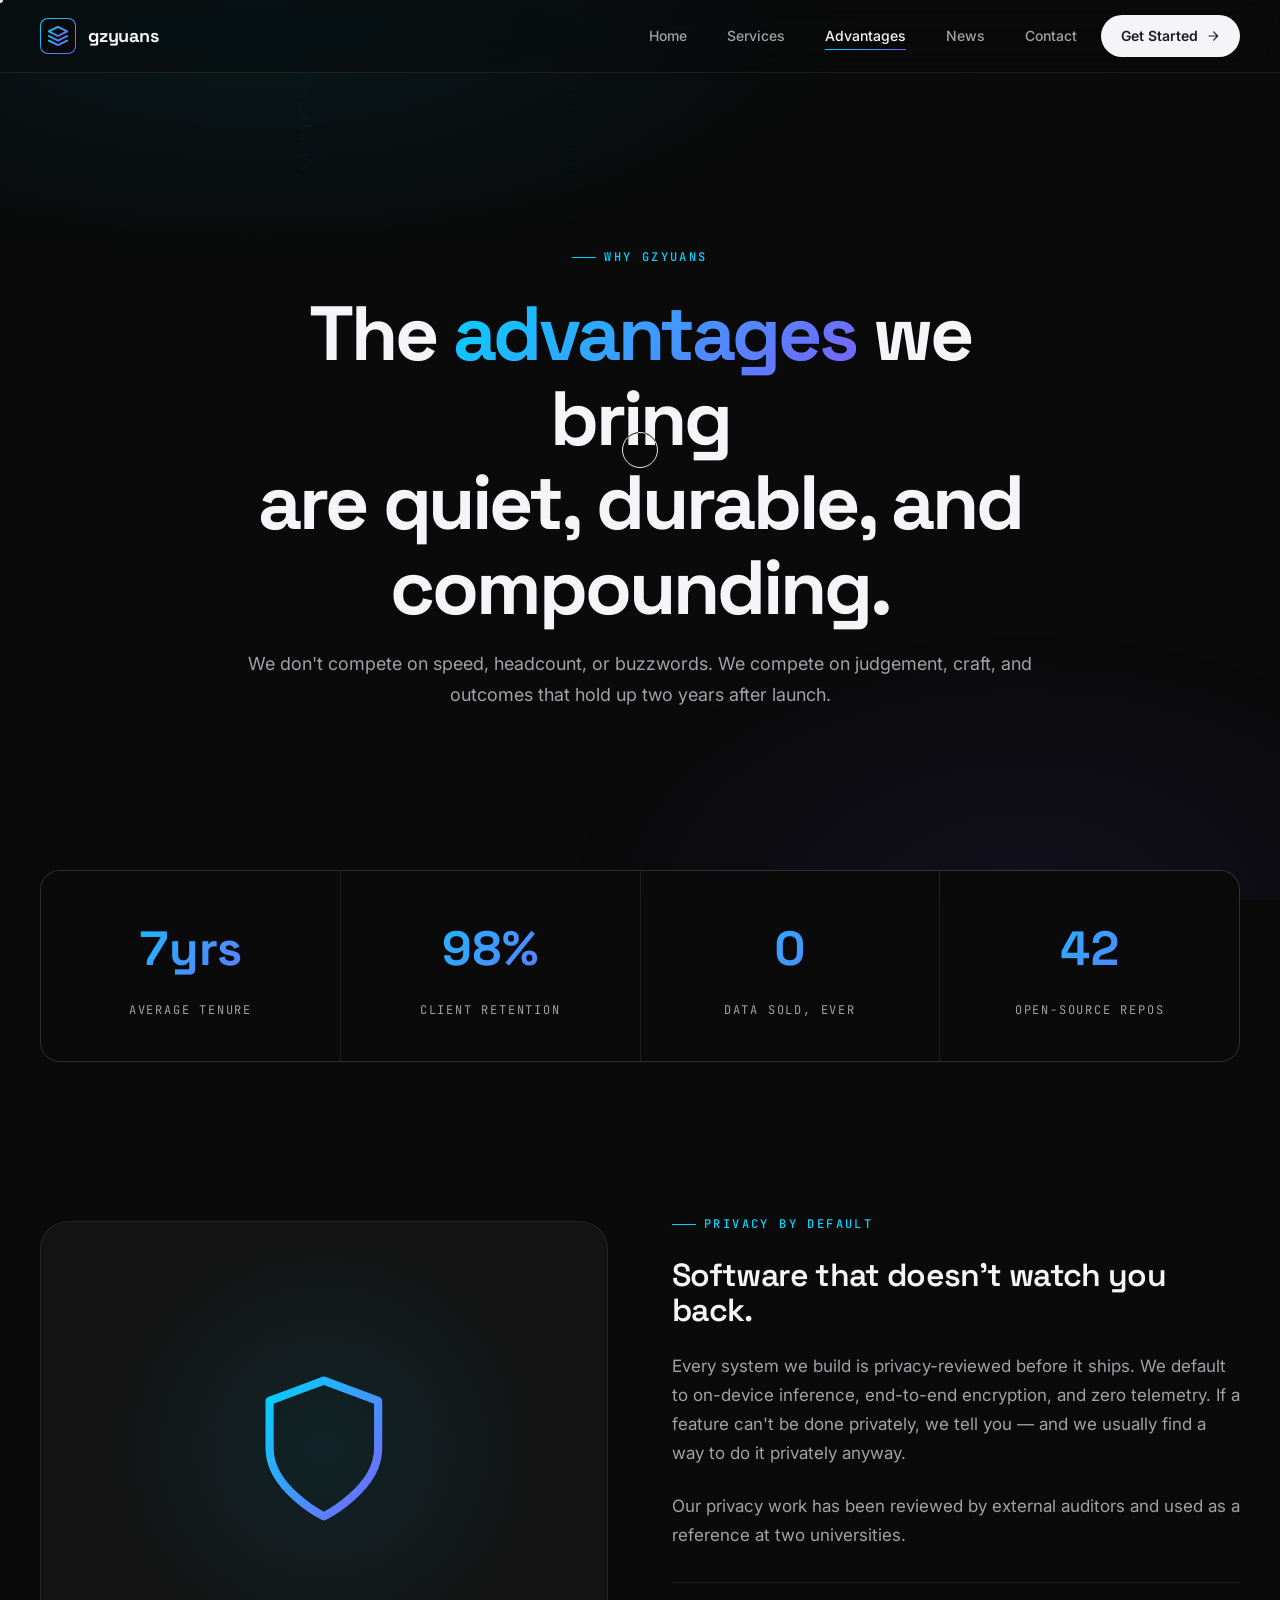
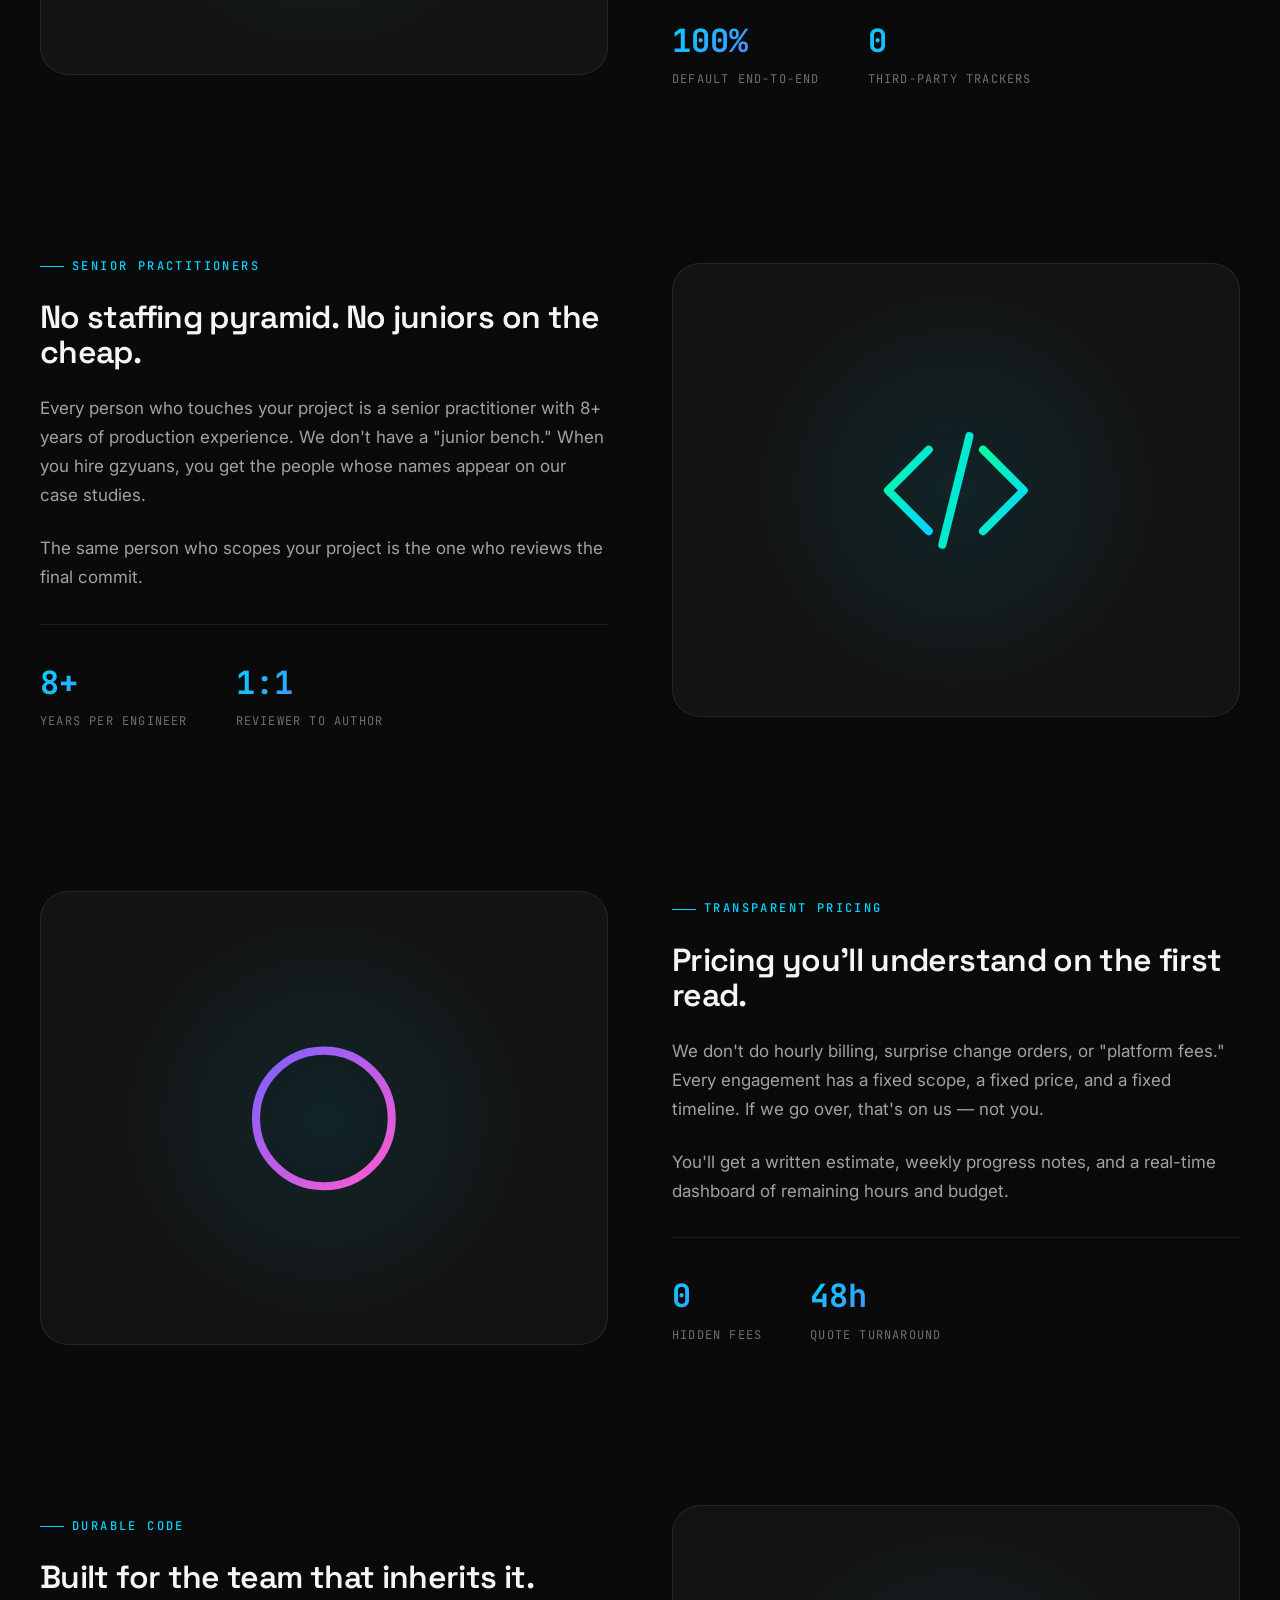
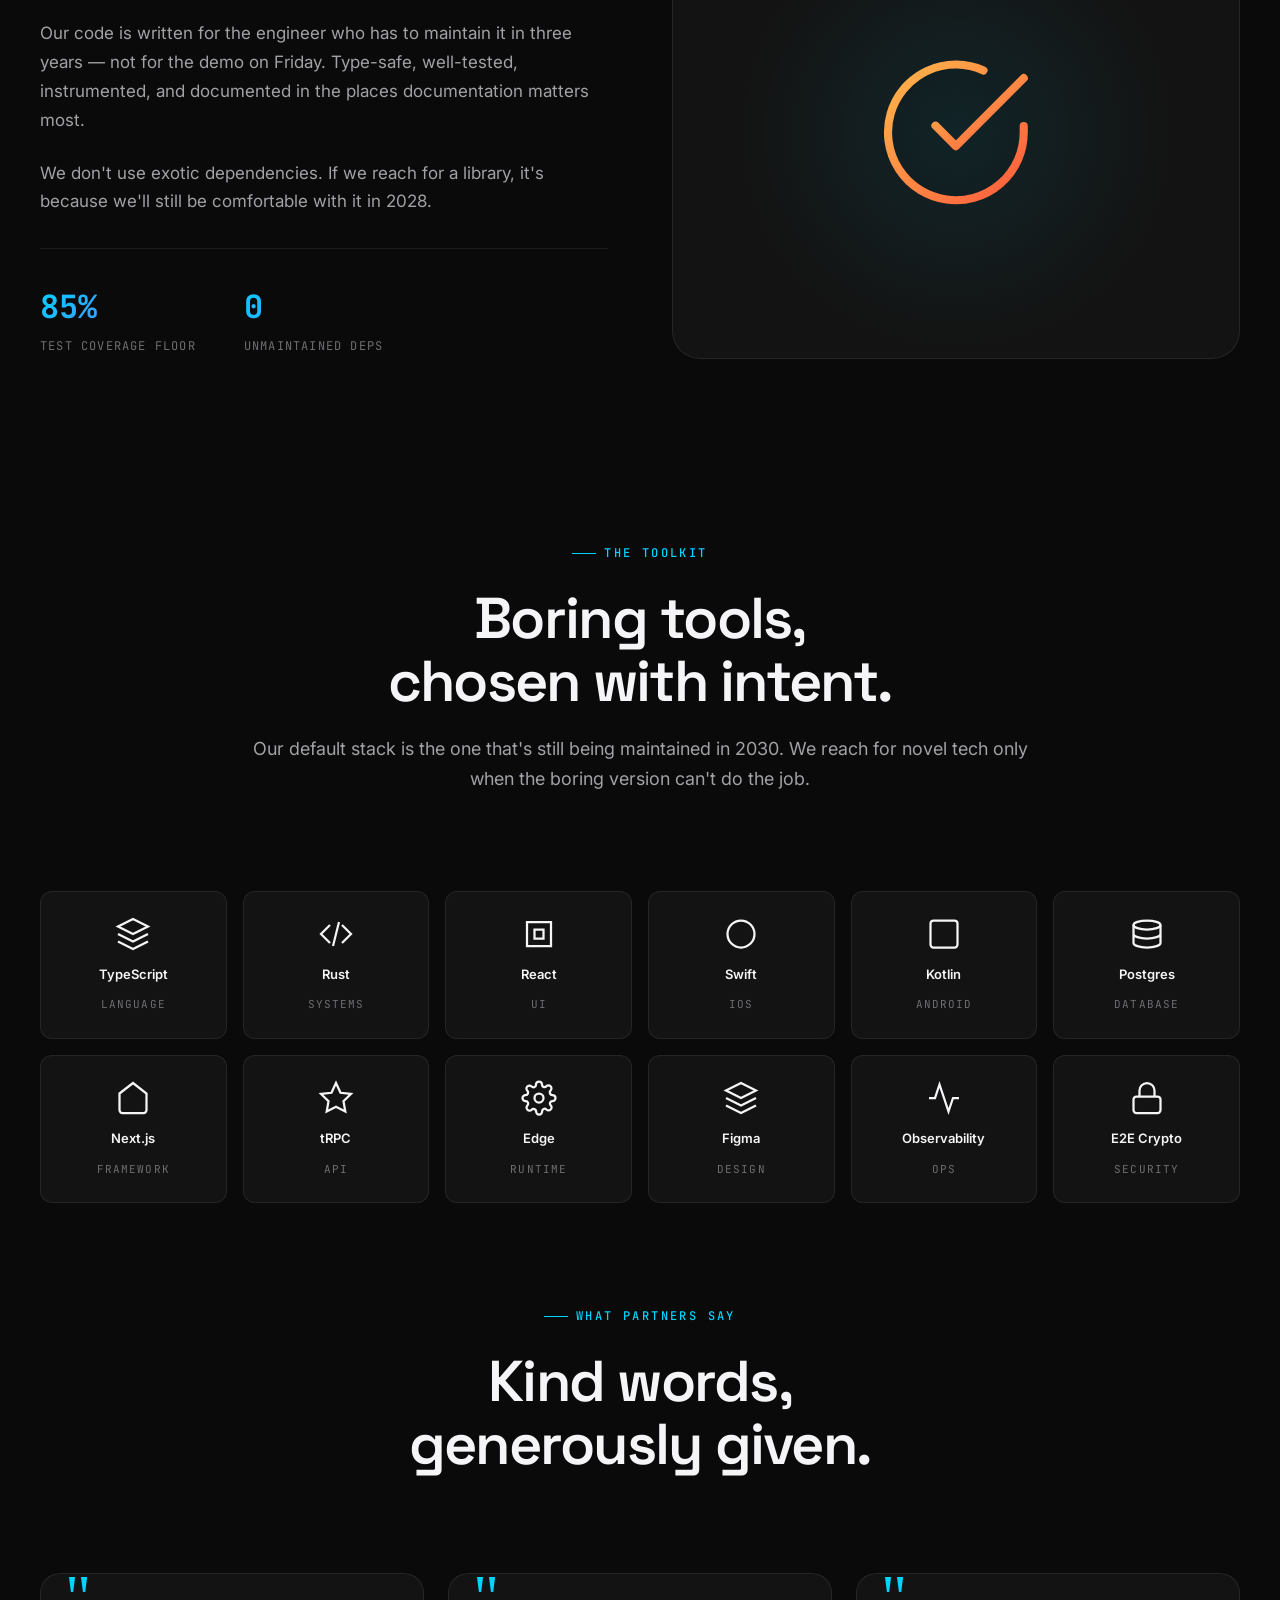
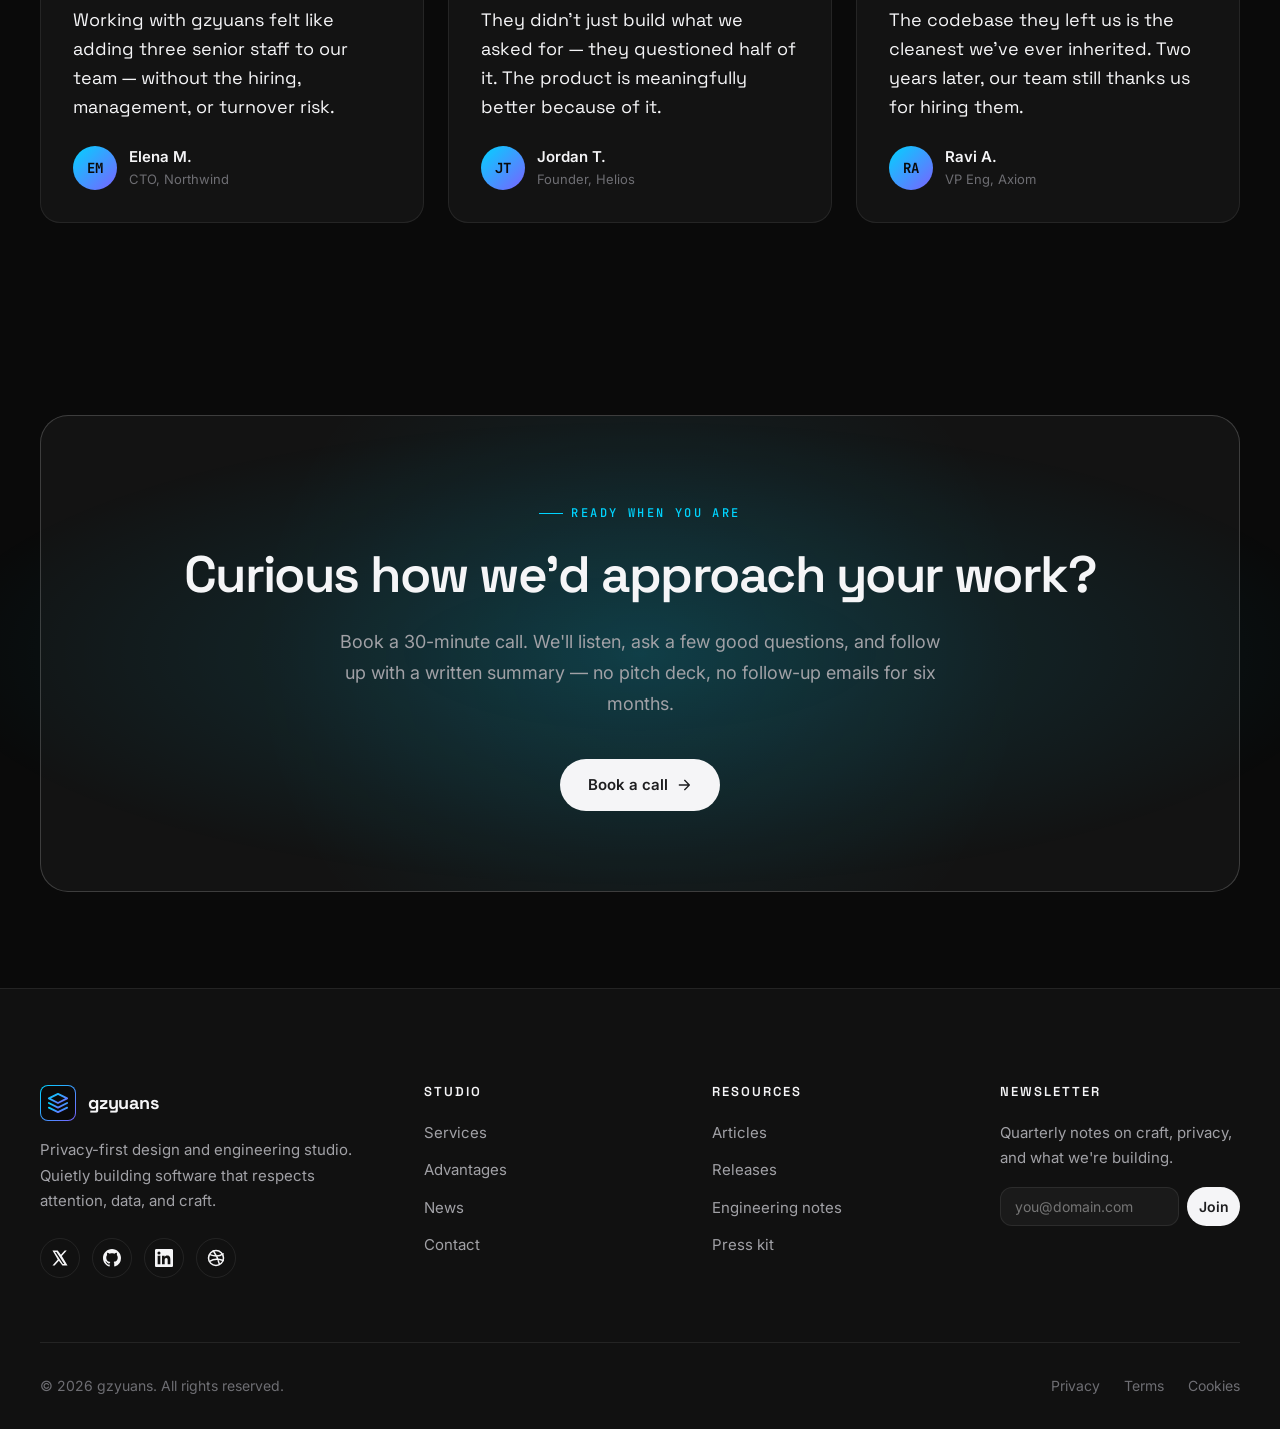
<file: advantages.html>
<!DOCTYPE html>
<html lang="en">
<head>
  <meta charset="UTF-8" />
  <meta name="viewport" content="width=device-width, initial-scale=1.0" />
  <meta name="description" content="Advantages — why teams choose gzyuans. Privacy by default, senior practitioners, transparent pricing, and durable code." />
  <meta name="theme-color" content="#0a0a0a" />
  <meta property="og:title" content="Advantages — gzyuans" />
  <meta property="og:description" content="Why teams choose gzyuans." />
  <meta property="og:type" content="website" />
  <title>Advantages — gzyuans</title>

  <link rel="preconnect" href="https://fonts.googleapis.com" />
  <link rel="preconnect" href="https://fonts.gstatic.com" crossorigin />
  <link href="https://fonts.googleapis.com/css2?family=Inter:wght@400;500;600;700&family=Space+Grotesk:wght@500;600;700&family=JetBrains+Mono:wght@400;500&display=swap" rel="stylesheet" />
  <link rel="stylesheet" href="css/main.css" />
  <link rel="stylesheet" href="css/animations.css" />
  <link rel="stylesheet" href="css/pages.css" />
  <link rel="stylesheet" href="css/responsive.css" />
  <link rel="icon" type="image/svg+xml" href="data:image/svg+xml,%3Csvg xmlns='http://www.w3.org/2000/svg' viewBox='0 0 24 24' fill='none' stroke='%2300d4ff' stroke-width='2' stroke-linecap='round' stroke-linejoin='round'%3E%3Cpath d='M12 2L2 7l10 5 10-5-10-5z'/%3E%3Cpath d='M2 17l10 5 10-5'/%3E%3Cpath d='M2 12l10 5 10-5'/%3E%3C/svg%3E" />
</head>
<body>
  <div class="page-wrap">
    <header class="site-header">
      <div class="container">
        <nav class="nav" aria-label="Primary">
          <a href="index.html" class="nav-logo" aria-label="gzyuans home">
            <span class="nav-logo-mark">
              <svg viewBox="0 0 24 24" fill="none" stroke="url(#g)" stroke-width="2" stroke-linecap="round" stroke-linejoin="round" aria-hidden="true">
                <defs><linearGradient id="g" x1="0" y1="0" x2="1" y2="1"><stop offset="0%" stop-color="#00d4ff"/><stop offset="100%" stop-color="#7b61ff"/></linearGradient></defs>
                <path d="M12 2L2 7l10 5 10-5-10-5z"/><path d="M2 17l10 5 10-5"/><path d="M2 12l10 5 10-5"/>
              </svg>
            </span>
            <span>gzyuans</span>
          </a>
          <ul class="nav-list" id="navList">
            <li><a href="index.html" class="nav-link">Home</a></li>
            <li><a href="services.html" class="nav-link">Services</a></li>
            <li><a href="advantages.html" class="nav-link active">Advantages</a></li>
            <li><a href="news.html" class="nav-link">News</a></li>
            <li><a href="contact.html" class="nav-link">Contact</a></li>
            <li><a href="contact.html" class="nav-cta magnetic">Get Started
              <svg width="14" height="14" viewBox="0 0 24 24" fill="none" stroke="currentColor" stroke-width="2" stroke-linecap="round" stroke-linejoin="round" aria-hidden="true"><path d="M5 12h14M13 5l7 7-7 7"/></svg>
            </a></li>
          </ul>
          <button class="nav-toggle" id="navToggle" aria-label="Toggle navigation" aria-expanded="false" aria-controls="navList">
            <span></span><span></span><span></span>
          </button>
        </nav>
      </div>
    </header>

    <main>
      <!-- Hero -->
      <section class="advantages-hero">
        <div class="hero-bg" aria-hidden="true"><div class="code-rain" data-count="8"></div></div>
        <div class="container">
          <div class="section-header reveal">
            <span class="eyebrow">Why gzyuans</span>
            <h1>The <span class="gradient-text">advantages</span> we bring<br/>are quiet, durable, and compounding.</h1>
            <p>We don't compete on speed, headcount, or buzzwords. We compete on judgement, craft, and outcomes that hold up two years after launch.</p>
          </div>
        </div>
      </section>

      <!-- Stat strip -->
      <section class="container" style="padding-top: 0;">
        <div class="stat-grid reveal">
          <div class="stat-cell">
            <span class="num counter" data-target="7" data-suffix="yrs">0</span>
            <span class="label">Average tenure</span>
          </div>
          <div class="stat-cell">
            <span class="num counter" data-target="98" data-suffix="%">0</span>
            <span class="label">Client retention</span>
          </div>
          <div class="stat-cell">
            <span class="num counter" data-target="0" data-suffix="">0</span>
            <span class="label">Data sold, ever</span>
          </div>
          <div class="stat-cell">
            <span class="num counter" data-target="42" data-suffix="">0</span>
            <span class="label">Open-source repos</span>
          </div>
        </div>
      </section>

      <!-- Advantage blocks -->
      <section class="container" style="padding-top: 4rem;">

        <div class="advantage-block reveal">
          <div>
            <div class="advantage-visual" aria-hidden="true">
              <svg viewBox="0 0 24 24" fill="none" stroke="url(#ag1)" stroke-width="1.2" stroke-linecap="round" stroke-linejoin="round">
                <defs><linearGradient id="ag1" x1="0" y1="0" x2="1" y2="1"><stop offset="0%" stop-color="#00d4ff"/><stop offset="100%" stop-color="#7b61ff"/></linearGradient></defs>
                <path d="M12 22s8-4 8-10V5l-8-3-8 3v7c0 6 8 10 8 10z"/>
              </svg>
            </div>
          </div>
          <div class="advantage-content">
            <span class="eyebrow">Privacy by default</span>
            <h3>Software that doesn't watch you back.</h3>
            <p>Every system we build is privacy-reviewed before it ships. We default to on-device inference, end-to-end encryption, and zero telemetry. If a feature can't be done privately, we tell you — and we usually find a way to do it privately anyway.</p>
            <p>Our privacy work has been reviewed by external auditors and used as a reference at two universities.</p>
            <div class="advantage-metric">
              <div>
                <div class="num counter" data-target="100" data-suffix="%">0</div>
                <div class="label">Default end-to-end</div>
              </div>
              <div>
                <div class="num counter" data-target="0" data-suffix="">0</div>
                <div class="label">Third-party trackers</div>
              </div>
            </div>
          </div>
        </div>

        <div class="advantage-block reveal">
          <div>
            <div class="advantage-visual" aria-hidden="true">
              <svg viewBox="0 0 24 24" fill="none" stroke="url(#ag2)" stroke-width="1.2" stroke-linecap="round" stroke-linejoin="round">
                <defs><linearGradient id="ag2" x1="0" y1="0" x2="1" y2="1"><stop offset="0%" stop-color="#00ffa3"/><stop offset="100%" stop-color="#00d4ff"/></linearGradient></defs>
                <polyline points="16 18 22 12 16 6"/><polyline points="8 6 2 12 8 18"/><line x1="14" y1="4" x2="10" y2="20"/>
              </svg>
            </div>
          </div>
          <div class="advantage-content">
            <span class="eyebrow">Senior practitioners</span>
            <h3>No staffing pyramid. No juniors on the cheap.</h3>
            <p>Every person who touches your project is a senior practitioner with 8+ years of production experience. We don't have a "junior bench." When you hire gzyuans, you get the people whose names appear on our case studies.</p>
            <p>The same person who scopes your project is the one who reviews the final commit.</p>
            <div class="advantage-metric">
              <div>
                <div class="num">8+</div>
                <div class="label">Years per engineer</div>
              </div>
              <div>
                <div class="num">1:1</div>
                <div class="label">Reviewer to author</div>
              </div>
            </div>
          </div>
        </div>

        <div class="advantage-block reveal">
          <div>
            <div class="advantage-visual" aria-hidden="true">
              <svg viewBox="0 0 24 24" fill="none" stroke="url(#ag3)" stroke-width="1.2" stroke-linecap="round" stroke-linejoin="round">
                <defs><linearGradient id="ag3" x1="0" y1="0" x2="1" y2="1"><stop offset="0%" stop-color="#7b61ff"/><stop offset="100%" stop-color="#ff5acf"/></linearGradient></defs>
                <circle cx="12" cy="12" r="10"/><line x1="12" y1="8" x2="12" y2="12"/><line x1="12" y1="16" x2="12.01" y2="16"/>
              </svg>
            </div>
          </div>
          <div class="advantage-content">
            <span class="eyebrow">Transparent pricing</span>
            <h3>Pricing you'll understand on the first read.</h3>
            <p>We don't do hourly billing, surprise change orders, or "platform fees." Every engagement has a fixed scope, a fixed price, and a fixed timeline. If we go over, that's on us — not you.</p>
            <p>You'll get a written estimate, weekly progress notes, and a real-time dashboard of remaining hours and budget.</p>
            <div class="advantage-metric">
              <div>
                <div class="num">0</div>
                <div class="label">Hidden fees</div>
              </div>
              <div>
                <div class="num">48h</div>
                <div class="label">Quote turnaround</div>
              </div>
            </div>
          </div>
        </div>

        <div class="advantage-block reveal">
          <div>
            <div class="advantage-visual" aria-hidden="true">
              <svg viewBox="0 0 24 24" fill="none" stroke="url(#ag4)" stroke-width="1.2" stroke-linecap="round" stroke-linejoin="round">
                <defs><linearGradient id="ag4" x1="0" y1="0" x2="1" y2="1"><stop offset="0%" stop-color="#ffb84c"/><stop offset="100%" stop-color="#ff5a3c"/></linearGradient></defs>
                <path d="M22 11.08V12a10 10 0 1 1-5.93-9.14"/><polyline points="22 4 12 14.01 9 11.01"/>
              </svg>
            </div>
          </div>
          <div class="advantage-content">
            <span class="eyebrow">Durable code</span>
            <h3>Built for the team that inherits it.</h3>
            <p>Our code is written for the engineer who has to maintain it in three years — not for the demo on Friday. Type-safe, well-tested, instrumented, and documented in the places documentation matters most.</p>
            <p>We don't use exotic dependencies. If we reach for a library, it's because we'll still be comfortable with it in 2028.</p>
            <div class="advantage-metric">
              <div>
                <div class="num">85%</div>
                <div class="label">Test coverage floor</div>
              </div>
              <div>
                <div class="num">0</div>
                <div class="label">Unmaintained deps</div>
              </div>
            </div>
          </div>
        </div>
      </section>

      <!-- Tech stack -->
      <section class="tech-stack">
        <div class="container">
          <div class="section-header reveal">
            <span class="eyebrow">The toolkit</span>
            <h2>Boring tools,<br/>chosen with intent.</h2>
            <p>Our default stack is the one that's still being maintained in 2030. We reach for novel tech only when the boring version can't do the job.</p>
          </div>

          <div class="tech-grid-wrap stagger">
            <div class="tech-item"><svg viewBox="0 0 24 24" fill="none" stroke="currentColor" stroke-width="1.5"><path d="M12 2L2 7l10 5 10-5-10-5zM2 17l10 5 10-5M2 12l10 5 10-5"/></svg><span class="tech-item-name">TypeScript</span><span class="tech-item-cat">Language</span></div>
            <div class="tech-item"><svg viewBox="0 0 24 24" fill="none" stroke="currentColor" stroke-width="1.5"><polyline points="16 18 22 12 16 6"/><polyline points="8 6 2 12 8 18"/><line x1="14" y1="4" x2="10" y2="20"/></svg><span class="tech-item-name">Rust</span><span class="tech-item-cat">Systems</span></div>
            <div class="tech-item"><svg viewBox="0 0 24 24" fill="none" stroke="currentColor" stroke-width="1.5"><path d="M4 4h16v16H4z"/><path d="M9 9h6v6H9z"/></svg><span class="tech-item-name">React</span><span class="tech-item-cat">UI</span></div>
            <div class="tech-item"><svg viewBox="0 0 24 24" fill="none" stroke="currentColor" stroke-width="1.5"><circle cx="12" cy="12" r="9"/></svg><span class="tech-item-name">Swift</span><span class="tech-item-cat">iOS</span></div>
            <div class="tech-item"><svg viewBox="0 0 24 24" fill="none" stroke="currentColor" stroke-width="1.5"><rect x="3" y="3" width="18" height="18" rx="2"/></svg><span class="tech-item-name">Kotlin</span><span class="tech-item-cat">Android</span></div>
            <div class="tech-item"><svg viewBox="0 0 24 24" fill="none" stroke="currentColor" stroke-width="1.5"><ellipse cx="12" cy="6" rx="9" ry="3"/><path d="M21 6v6c0 1.66-4 3-9 3s-9-1.34-9-3V6M21 12v6c0 1.66-4 3-9 3s-9-1.34-9-3v-6"/></svg><span class="tech-item-name">Postgres</span><span class="tech-item-cat">Database</span></div>
            <div class="tech-item"><svg viewBox="0 0 24 24" fill="none" stroke="currentColor" stroke-width="1.5"><path d="M3 9l9-7 9 7v11a2 2 0 0 1-2 2H5a2 2 0 0 1-2-2z"/></svg><span class="tech-item-name">Next.js</span><span class="tech-item-cat">Framework</span></div>
            <div class="tech-item"><svg viewBox="0 0 24 24" fill="none" stroke="currentColor" stroke-width="1.5"><polygon points="12 2 15 8.5 22 9.3 17 14.1 18.2 21 12 17.8 5.8 21 7 14.1 2 9.3 9 8.5 12 2"/></svg><span class="tech-item-name">tRPC</span><span class="tech-item-cat">API</span></div>
            <div class="tech-item"><svg viewBox="0 0 24 24" fill="none" stroke="currentColor" stroke-width="1.5"><circle cx="12" cy="12" r="3"/><path d="M19.4 15a1.65 1.65 0 0 0 .33 1.82l.06.06a2 2 0 0 1 0 2.83 2 2 0 0 1-2.83 0l-.06-.06a1.65 1.65 0 0 0-1.82-.33 1.65 1.65 0 0 0-1 1.51V21a2 2 0 0 1-2 2 2 2 0 0 1-2-2v-.09A1.65 1.65 0 0 0 9 19.4a1.65 1.65 0 0 0-1.82.33l-.06.06a2 2 0 0 1-2.83 0 2 2 0 0 1 0-2.83l.06-.06a1.65 1.65 0 0 0 .33-1.82 1.65 1.65 0 0 0-1.51-1H3a2 2 0 0 1-2-2 2 2 0 0 1 2-2h.09A1.65 1.65 0 0 0 4.6 9a1.65 1.65 0 0 0-.33-1.82l-.06-.06a2 2 0 0 1 0-2.83 2 2 0 0 1 2.83 0l.06.06a1.65 1.65 0 0 0 1.82.33H9a1.65 1.65 0 0 0 1-1.51V3a2 2 0 0 1 2-2 2 2 0 0 1 2 2v.09a1.65 1.65 0 0 0 1 1.51 1.65 1.65 0 0 0 1.82-.33l.06-.06a2 2 0 0 1 2.83 0 2 2 0 0 1 0 2.83l-.06.06a1.65 1.65 0 0 0-.33 1.82V9a1.65 1.65 0 0 0 1.51 1H21a2 2 0 0 1 2 2 2 2 0 0 1-2 2h-.09a1.65 1.65 0 0 0-1.51 1z"/></svg><span class="tech-item-name">Edge</span><span class="tech-item-cat">Runtime</span></div>
            <div class="tech-item"><svg viewBox="0 0 24 24" fill="none" stroke="currentColor" stroke-width="1.5"><path d="M12 2L2 7l10 5 10-5-10-5z"/><path d="M2 17l10 5 10-5"/><path d="M2 12l10 5 10-5"/></svg><span class="tech-item-name">Figma</span><span class="tech-item-cat">Design</span></div>
            <div class="tech-item"><svg viewBox="0 0 24 24" fill="none" stroke="currentColor" stroke-width="1.5"><path d="M22 12h-4l-3 9L9 3l-3 9H2"/></svg><span class="tech-item-name">Observability</span><span class="tech-item-cat">Ops</span></div>
            <div class="tech-item"><svg viewBox="0 0 24 24" fill="none" stroke="currentColor" stroke-width="1.5"><rect x="3" y="11" width="18" height="11" rx="2"/><path d="M7 11V7a5 5 0 0 1 10 0v4"/></svg><span class="tech-item-name">E2E Crypto</span><span class="tech-item-cat">Security</span></div>
          </div>
        </div>
      </section>

      <!-- Testimonials -->
      <section class="container" style="padding-bottom: 6rem;">
        <div class="section-header reveal">
          <span class="eyebrow">What partners say</span>
          <h2>Kind words,<br/>generously given.</h2>
        </div>

        <div class="grid grid-3 stagger">
          <div class="testimonial-card">
            <p class="testimonial-quote">Working with gzyuans felt like adding three senior staff to our team — without the hiring, management, or turnover risk.</p>
            <div class="testimonial-author">
              <div class="testimonial-avatar">EM</div>
              <div>
                <div class="testimonial-name">Elena M.</div>
                <div class="testimonial-role">CTO, Northwind</div>
              </div>
            </div>
          </div>
          <div class="testimonial-card">
            <p class="testimonial-quote">They didn't just build what we asked for — they questioned half of it. The product is meaningfully better because of it.</p>
            <div class="testimonial-author">
              <div class="testimonial-avatar">JT</div>
              <div>
                <div class="testimonial-name">Jordan T.</div>
                <div class="testimonial-role">Founder, Helios</div>
              </div>
            </div>
          </div>
          <div class="testimonial-card">
            <p class="testimonial-quote">The codebase they left us is the cleanest we've ever inherited. Two years later, our team still thanks us for hiring them.</p>
            <div class="testimonial-author">
              <div class="testimonial-avatar">RA</div>
              <div>
                <div class="testimonial-name">Ravi A.</div>
                <div class="testimonial-role">VP Eng, Axiom</div>
              </div>
            </div>
          </div>
        </div>
      </section>

      <!-- CTA -->
      <section class="cta-section">
        <div class="container">
          <div class="cta-card reveal">
            <span class="eyebrow" style="justify-content:center">Ready when you are</span>
            <h2>Curious how we'd approach your work?</h2>
            <p>Book a 30-minute call. We'll listen, ask a few good questions, and follow up with a written summary — no pitch deck, no follow-up emails for six months.</p>
            <div class="cta-actions">
              <a href="contact.html" class="btn btn-primary magnetic">Book a call
                <svg width="16" height="16" viewBox="0 0 24 24" fill="none" stroke="currentColor" stroke-width="2" stroke-linecap="round" stroke-linejoin="round"><path d="M5 12h14M13 5l7 7-7 7"/></svg>
              </a>
            </div>
          </div>
        </div>
      </section>
    </main>

    <footer class="site-footer">
      <div class="container">
        <div class="footer-grid">
          <div class="footer-brand">
            <a href="index.html" class="nav-logo" aria-label="gzyuans home">
              <span class="nav-logo-mark">
                <svg viewBox="0 0 24 24" fill="none" stroke="url(#gf)" stroke-width="2" stroke-linecap="round" stroke-linejoin="round" aria-hidden="true">
                  <defs><linearGradient id="gf" x1="0" y1="0" x2="1" y2="1"><stop offset="0%" stop-color="#00d4ff"/><stop offset="100%" stop-color="#7b61ff"/></linearGradient></defs>
                  <path d="M12 2L2 7l10 5 10-5-10-5z"/><path d="M2 17l10 5 10-5"/><path d="M2 12l10 5 10-5"/>
                </svg>
              </span>
              <span>gzyuans</span>
            </a>
            <p>Privacy-first design and engineering studio. Quietly building software that respects attention, data, and craft.</p>
            <div class="footer-social">
              <a href="#" aria-label="Twitter / X"><svg viewBox="0 0 24 24" fill="currentColor" aria-hidden="true"><path d="M18.244 2H21l-6.55 7.49L22 22h-6.79l-4.74-6.21L4.8 22H2l7.01-8.02L2 2h6.91l4.3 5.69L18.24 2zm-2.38 18h1.86L7.27 4H5.3l10.56 16z"/></svg></a>
              <a href="#" aria-label="GitHub"><svg viewBox="0 0 24 24" fill="currentColor" aria-hidden="true"><path d="M12 0C5.37 0 0 5.37 0 12c0 5.3 3.44 9.8 8.21 11.39.6.11.82-.26.82-.58 0-.29-.01-1.05-.02-2.05-3.34.72-4.04-1.61-4.04-1.61-.55-1.39-1.34-1.76-1.34-1.76-1.09-.74.08-.73.08-.73 1.2.08 1.84 1.24 1.84 1.24 1.07 1.83 2.81 1.3 3.5 1 .11-.78.42-1.3.76-1.6-2.66-.3-5.47-1.33-5.47-5.93 0-1.31.47-2.38 1.24-3.22-.12-.3-.54-1.52.12-3.18 0 0 1.01-.32 3.3 1.23.96-.27 1.98-.4 3-.4s2.04.13 3 .4c2.28-1.55 3.29-1.23 3.29-1.23.66 1.66.24 2.88.12 3.18.77.84 1.24 1.91 1.24 3.22 0 4.61-2.81 5.62-5.48 5.92.43.37.81 1.1.81 2.22 0 1.6-.01 2.89-.01 3.29 0 .32.22.7.83.58A12.01 12.01 0 0 0 24 12c0-6.63-5.37-12-12-12z"/></svg></a>
              <a href="#" aria-label="LinkedIn"><svg viewBox="0 0 24 24" fill="currentColor" aria-hidden="true"><path d="M20.45 20.45h-3.55v-5.57c0-1.33-.03-3.04-1.85-3.04-1.85 0-2.13 1.45-2.13 2.94v5.67H9.36V9h3.41v1.56h.05c.47-.9 1.64-1.85 3.37-1.85 3.6 0 4.27 2.37 4.27 5.46v6.28zM5.34 7.43a2.06 2.06 0 1 1 0-4.12 2.06 2.06 0 0 1 0 4.12zM7.12 20.45H3.56V9h3.56v11.45zM22.22 0H1.77C.79 0 0 .77 0 1.72v20.56C0 23.23.79 24 1.77 24h20.45C23.2 24 24 23.23 24 22.28V1.72C24 .77 23.2 0 22.22 0z"/></svg></a>
              <a href="#" aria-label="Dribbble"><svg viewBox="0 0 24 24" fill="none" stroke="currentColor" stroke-width="2" stroke-linecap="round" stroke-linejoin="round" aria-hidden="true"><circle cx="12" cy="12" r="10"/><path d="M8.56 2.75c4.37 6.03 6.02 9.42 8.03 17.72M21.54 15.32c-4.62-1.51-12.66-2.18-18.04 1.07M3.84 7.46c5.4 2.04 12.81 2.34 17.66-.96"/></svg></a>
            </div>
          </div>
          <div class="footer-col">
            <h4>Studio</h4>
            <ul>
              <li><a href="services.html">Services</a></li>
              <li><a href="advantages.html">Advantages</a></li>
              <li><a href="news.html">News</a></li>
              <li><a href="contact.html">Contact</a></li>
            </ul>
          </div>
          <div class="footer-col">
            <h4>Resources</h4>
            <ul>
              <li><a href="news.html">Articles</a></li>
              <li><a href="news.html">Releases</a></li>
              <li><a href="news.html">Engineering notes</a></li>
              <li><a href="contact.html">Press kit</a></li>
            </ul>
          </div>
          <div class="footer-col">
            <h4>Newsletter</h4>
            <p style="font-size: 0.9375rem; margin-bottom: 1rem;">Quarterly notes on craft, privacy, and what we're building.</p>
            <form data-newsletter style="display:flex; gap: 0.5rem;">
              <input type="email" required placeholder="you@domain.com" class="form-input" style="padding: 0.625rem 0.875rem; font-size: 0.875rem;" />
              <button type="submit" class="btn btn-primary magnetic" style="padding: 0.625rem 1rem; font-size: 0.875rem;">Join</button>
            </form>
          </div>
        </div>
        <div class="footer-bottom">
          <span>© <span data-year>2026</span> gzyuans. All rights reserved.</span>
          <div class="footer-bottom-links">
            <a href="privacy.html">Privacy</a>
            <a href="terms.html">Terms</a>
            <a href="privacy.html#cookies">Cookies</a>
          </div>
        </div>
      </div>
    </footer>
  </div>

  <script src="js/main.js" defer></script>
  <script src="js/animations.js" defer></script>
</body>
</html>
</file>
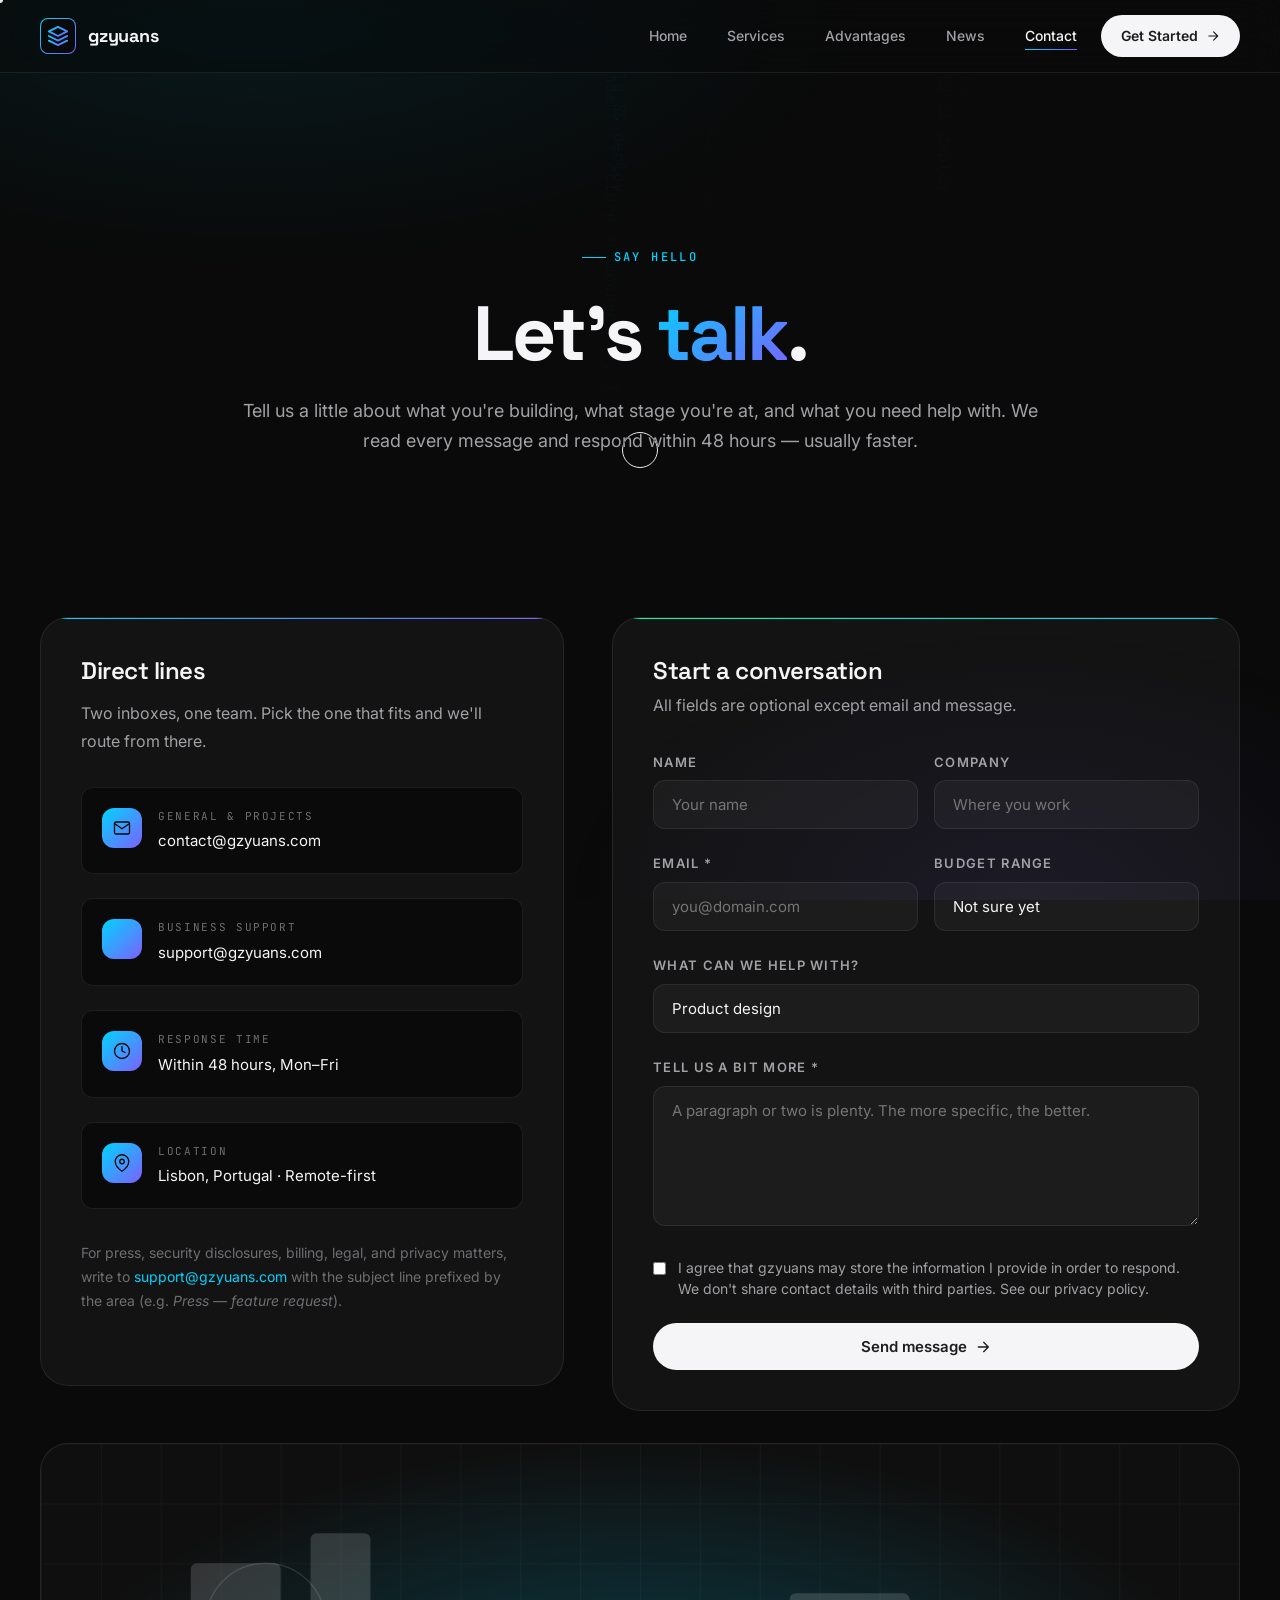
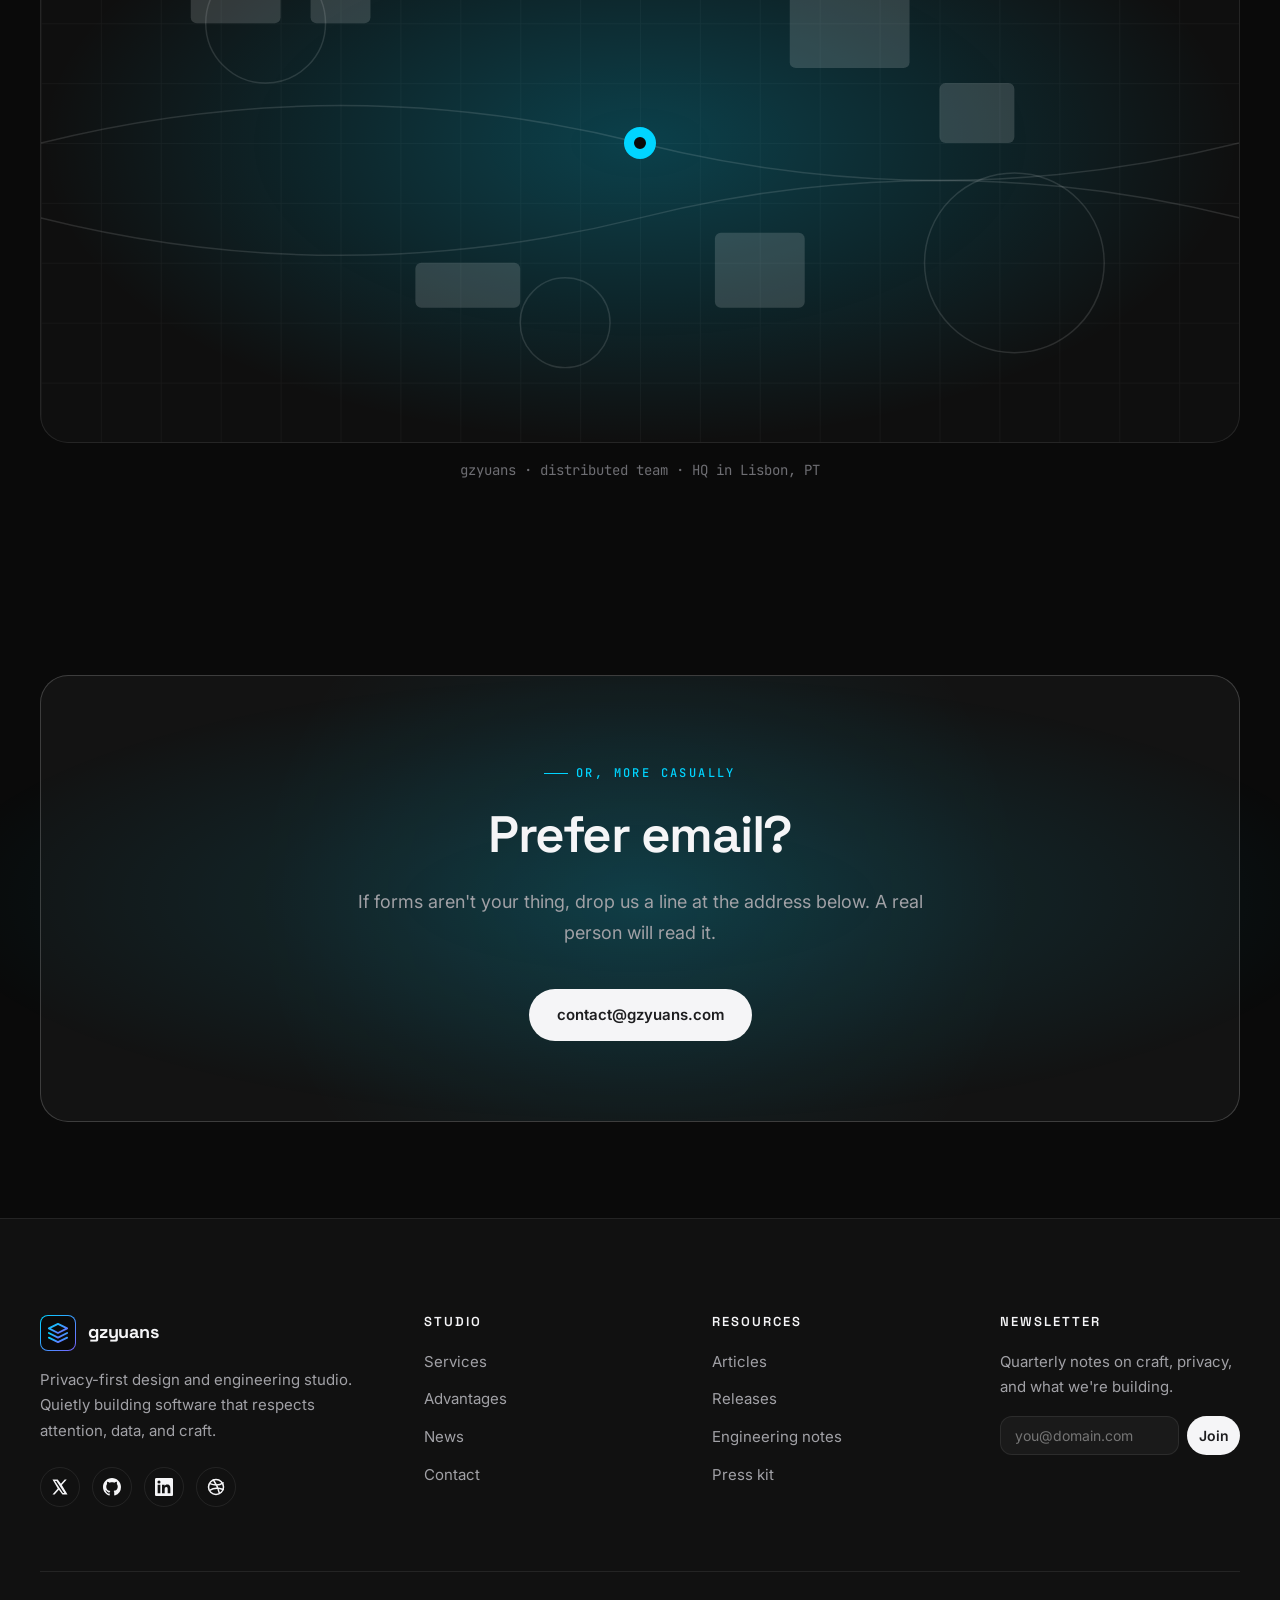
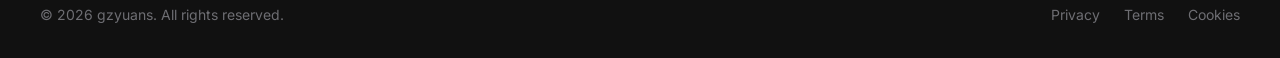
<file: contact.html>
<!DOCTYPE html>
<html lang="en">
<head>
  <meta charset="UTF-8" />
  <meta name="viewport" content="width=device-width, initial-scale=1.0" />
  <meta name="description" content="Contact gzyuans — start a project, ask a question, or request a quote. We respond within 48 hours." />
  <meta name="theme-color" content="#0a0a0a" />
  <meta property="og:title" content="Contact — gzyuans" />
  <meta property="og:description" content="Start a project with gzyuans." />
  <meta property="og:type" content="website" />
  <title>Contact — gzyuans</title>

  <link rel="preconnect" href="https://fonts.googleapis.com" />
  <link rel="preconnect" href="https://fonts.gstatic.com" crossorigin />
  <link href="https://fonts.googleapis.com/css2?family=Inter:wght@400;500;600;700&family=Space+Grotesk:wght@500;600;700&family=JetBrains+Mono:wght@400;500&display=swap" rel="stylesheet" />
  <link rel="stylesheet" href="css/main.css" />
  <link rel="stylesheet" href="css/animations.css" />
  <link rel="stylesheet" href="css/pages.css" />
  <link rel="stylesheet" href="css/responsive.css" />
  <link rel="icon" type="image/svg+xml" href="data:image/svg+xml,%3Csvg xmlns='http://www.w3.org/2000/svg' viewBox='0 0 24 24' fill='none' stroke='%2300d4ff' stroke-width='2' stroke-linecap='round' stroke-linejoin='round'%3E%3Cpath d='M12 2L2 7l10 5 10-5-10-5z'/%3E%3Cpath d='M2 17l10 5 10-5'/%3E%3Cpath d='M2 12l10 5 10-5'/%3E%3C/svg%3E" />
</head>
<body>
  <div class="page-wrap">
    <header class="site-header">
      <div class="container">
        <nav class="nav" aria-label="Primary">
          <a href="index.html" class="nav-logo" aria-label="gzyuans home">
            <span class="nav-logo-mark">
              <svg viewBox="0 0 24 24" fill="none" stroke="url(#g)" stroke-width="2" stroke-linecap="round" stroke-linejoin="round" aria-hidden="true">
                <defs><linearGradient id="g" x1="0" y1="0" x2="1" y2="1"><stop offset="0%" stop-color="#00d4ff"/><stop offset="100%" stop-color="#7b61ff"/></linearGradient></defs>
                <path d="M12 2L2 7l10 5 10-5-10-5z"/><path d="M2 17l10 5 10-5"/><path d="M2 12l10 5 10-5"/>
              </svg>
            </span>
            <span>gzyuans</span>
          </a>
          <ul class="nav-list" id="navList">
            <li><a href="index.html" class="nav-link">Home</a></li>
            <li><a href="services.html" class="nav-link">Services</a></li>
            <li><a href="advantages.html" class="nav-link">Advantages</a></li>
            <li><a href="news.html" class="nav-link">News</a></li>
            <li><a href="contact.html" class="nav-link active">Contact</a></li>
            <li><a href="#contactForm" class="nav-cta magnetic">Get Started
              <svg width="14" height="14" viewBox="0 0 24 24" fill="none" stroke="currentColor" stroke-width="2" stroke-linecap="round" stroke-linejoin="round" aria-hidden="true"><path d="M5 12h14M13 5l7 7-7 7"/></svg>
            </a></li>
          </ul>
          <button class="nav-toggle" id="navToggle" aria-label="Toggle navigation" aria-expanded="false" aria-controls="navList">
            <span></span><span></span><span></span>
          </button>
        </nav>
      </div>
    </header>

    <main>
      <section class="contact-hero">
        <div class="hero-bg" aria-hidden="true"><div class="code-rain" data-count="6"></div></div>
        <div class="container">
          <div class="section-header reveal">
            <span class="eyebrow">Say hello</span>
            <h1>Let's <span class="gradient-text">talk</span>.</h1>
            <p>Tell us a little about what you're building, what stage you're at, and what you need help with. We read every message and respond within 48 hours — usually faster.</p>
          </div>
        </div>
      </section>

      <section class="container" style="padding-top: 0; padding-bottom: 6rem;">
        <div class="contact-grid">

          <aside class="contact-info reveal">
            <h3>Direct lines</h3>
            <p>Two inboxes, one team. Pick the one that fits and we'll route from there.</p>

            <div class="contact-list">
              <a href="mailto:contact@gzyuans.com" class="contact-item">
                <div class="contact-item-icon"><svg viewBox="0 0 24 24" fill="none" stroke="currentColor" stroke-width="1.8" stroke-linecap="round" stroke-linejoin="round"><path d="M4 4h16c1.1 0 2 .9 2 2v12c0 1.1-.9 2-2 2H4c-1.1 0-2-.9-2-2V6c0-1.1.9-2 2-2z"/><polyline points="22,6 12,13 2,6"/></svg></div>
                <div>
                  <div class="contact-item-label">General & projects</div>
                  <div class="contact-item-value">contact@gzyuans.com</div>
                </div>
              </a>
              <a href="mailto:support@gzyuans.com" class="contact-item">
                <div class="contact-item-icon"><svg viewBox="0 0 24 24" fill="none" stroke="currentColor" stroke-width="1.8" stroke-linecap="round" stroke-linejoin="round"><path d="12 1l3.09 6.26L22 8.27l-5 4.87 1.18 6.88L12 16.79l-6.18 3.23L7 13.14 2 8.27l6.91-1.01L12 1z"/></svg></div>
                <div>
                  <div class="contact-item-label">Business support</div>
                  <div class="contact-item-value">support@gzyuans.com</div>
                </div>
              </a>
              <div class="contact-item">
                <div class="contact-item-icon"><svg viewBox="0 0 24 24" fill="none" stroke="currentColor" stroke-width="1.8" stroke-linecap="round" stroke-linejoin="round"><circle cx="12" cy="12" r="10"/><path d="M12 6v6l4 2"/></svg></div>
                <div>
                  <div class="contact-item-label">Response time</div>
                  <div class="contact-item-value">Within 48 hours, Mon–Fri</div>
                </div>
              </div>
              <div class="contact-item">
                <div class="contact-item-icon"><svg viewBox="0 0 24 24" fill="none" stroke="currentColor" stroke-width="1.8" stroke-linecap="round" stroke-linejoin="round"><path d="M21 10c0 7-9 13-9 13s-9-6-9-13a9 9 0 0 1 18 0z"/><circle cx="12" cy="10" r="3"/></svg></div>
                <div>
                  <div class="contact-item-label">Location</div>
                  <div class="contact-item-value">Lisbon, Portugal · Remote-first</div>
                </div>
              </div>
            </div>

            <p style="font-size: 0.875rem; color: var(--color-text-muted); margin-top: 1.5rem;">For press, security disclosures, billing, legal, and privacy matters, write to <a href="mailto:support@gzyuans.com" style="color: var(--color-accent);">support@gzyuans.com</a> with the subject line prefixed by the area (e.g. <em>Press — feature request</em>).</p>
          </aside>

          <form class="contact-form reveal" data-form id="contactForm" novalidate>
            <h3>Start a conversation</h3>
            <p>All fields are optional except email and message.</p>

            <div class="form-row">
              <div class="form-group">
                <label class="form-label" for="name">Name</label>
                <input id="name" name="name" type="text" class="form-input" placeholder="Your name" autocomplete="name" />
              </div>
              <div class="form-group">
                <label class="form-label" for="company">Company</label>
                <input id="company" name="company" type="text" class="form-input" placeholder="Where you work" autocomplete="organization" />
              </div>
            </div>

            <div class="form-row">
              <div class="form-group">
                <label class="form-label" for="email">Email *</label>
                <input id="email" name="email" type="email" required class="form-input" placeholder="you@domain.com" autocomplete="email" />
              </div>
              <div class="form-group">
                <label class="form-label" for="budget">Budget range</label>
                <select id="budget" name="budget" class="form-select">
                  <option value="">Not sure yet</option>
                  <option>Under $10k</option>
                  <option>$10k – $50k</option>
                  <option>$50k – $200k</option>
                  <option>$200k+</option>
                </select>
              </div>
            </div>

            <div class="form-group">
              <label class="form-label" for="topic">What can we help with?</label>
              <select id="topic" name="topic" class="form-select">
                <option>Product design</option>
                <option>Software engineering</option>
                <option>Applied AI</option>
                <option>Strategy / advisory</option>
                <option>Something else</option>
              </select>
            </div>

            <div class="form-group">
              <label class="form-label" for="message">Tell us a bit more *</label>
              <textarea id="message" name="message" required class="form-textarea" placeholder="A paragraph or two is plenty. The more specific, the better."></textarea>
            </div>

            <div class="form-group" style="display:flex; gap: 0.75rem; align-items: flex-start; margin-bottom: 1.5rem;">
              <input id="consent" name="consent" type="checkbox" required style="margin-top: 0.3rem;" />
              <label for="consent" style="font-size: 0.875rem; color: var(--color-text-dim); line-height: 1.5;">I agree that gzyuans may store the information I provide in order to respond. We don't share contact details with third parties. See our <a href="privacy.html">privacy policy</a>.</label>
            </div>

            <button type="submit" class="btn btn-primary magnetic" style="width: 100%;">
              Send message
              <svg width="16" height="16" viewBox="0 0 24 24" fill="none" stroke="currentColor" stroke-width="2" stroke-linecap="round" stroke-linejoin="round"><path d="M5 12h14M13 5l7 7-7 7"/></svg>
            </button>
          </form>

        </div>

        <!-- Map -->
        <div class="location-map reveal" aria-label="Our location">
          <svg viewBox="0 0 800 400" preserveAspectRatio="xMidYMid slice" xmlns="http://www.w3.org/2000/svg">
            <defs>
              <pattern id="grid" width="40" height="40" patternUnits="userSpaceOnUse">
                <path d="M 40 0 L 0 0 0 40" fill="none" stroke="rgba(255,255,255,0.04)" stroke-width="1"/>
              </pattern>
              <radialGradient id="mapGlow" cx="50%" cy="50%" r="50%">
                <stop offset="0%" stop-color="rgba(0,212,255,0.25)"/>
                <stop offset="100%" stop-color="rgba(0,212,255,0)"/>
              </radialGradient>
            </defs>
            <rect width="800" height="400" fill="rgba(0,0,0,0.2)"/>
            <rect width="800" height="400" fill="url(#grid)"/>
            <rect width="800" height="400" fill="url(#mapGlow)"/>
            <g stroke="rgba(255,255,255,0.12)" fill="none" stroke-width="1">
              <path d="M 0 200 Q 200 150 400 200 T 800 200"/>
              <path d="M 0 250 Q 200 300 400 250 T 800 250"/>
              <circle cx="150" cy="120" r="40"/>
              <circle cx="650" cy="280" r="60"/>
              <circle cx="350" cy="320" r="30"/>
            </g>
            <g fill="rgba(255,255,255,0.15)">
              <rect x="100" y="80" width="60" height="40" rx="4"/>
              <rect x="180" y="60" width="40" height="60" rx="4"/>
              <rect x="500" y="100" width="80" height="50" rx="4"/>
              <rect x="600" y="160" width="50" height="40" rx="4"/>
              <rect x="250" y="280" width="70" height="30" rx="4"/>
              <rect x="450" y="260" width="60" height="50" rx="4"/>
            </g>
          </svg>
          <div class="map-marker" aria-hidden="true"></div>
        </div>

        <p class="reveal" style="text-align: center; margin-top: 1rem; color: var(--color-text-muted); font-size: 0.875rem; font-family: var(--font-mono);">
          gzyuans · distributed team · HQ in Lisbon, PT
        </p>
      </section>

      <section class="cta-section">
        <div class="container">
          <div class="cta-card reveal">
            <span class="eyebrow" style="justify-content:center">Or, more casually</span>
            <h2>Prefer email?</h2>
            <p>If forms aren't your thing, drop us a line at the address below. A real person will read it.</p>
            <div class="cta-actions">
              <a href="mailto:contact@gzyuans.com" class="btn btn-primary magnetic">contact@gzyuans.com</a>
            </div>
          </div>
        </div>
      </section>
    </main>

    <footer class="site-footer">
      <div class="container">
        <div class="footer-grid">
          <div class="footer-brand">
            <a href="index.html" class="nav-logo" aria-label="gzyuans home">
              <span class="nav-logo-mark">
                <svg viewBox="0 0 24 24" fill="none" stroke="url(#gf)" stroke-width="2" stroke-linecap="round" stroke-linejoin="round" aria-hidden="true">
                  <defs><linearGradient id="gf" x1="0" y1="0" x2="1" y2="1"><stop offset="0%" stop-color="#00d4ff"/><stop offset="100%" stop-color="#7b61ff"/></linearGradient></defs>
                  <path d="M12 2L2 7l10 5 10-5-10-5z"/><path d="M2 17l10 5 10-5"/><path d="M2 12l10 5 10-5"/>
                </svg>
              </span>
              <span>gzyuans</span>
            </a>
            <p>Privacy-first design and engineering studio. Quietly building software that respects attention, data, and craft.</p>
            <div class="footer-social">
              <a href="#" aria-label="Twitter / X"><svg viewBox="0 0 24 24" fill="currentColor" aria-hidden="true"><path d="M18.244 2H21l-6.55 7.49L22 22h-6.79l-4.74-6.21L4.8 22H2l7.01-8.02L2 2h6.91l4.3 5.69L18.24 2zm-2.38 18h1.86L7.27 4H5.3l10.56 16z"/></svg></a>
              <a href="#" aria-label="GitHub"><svg viewBox="0 0 24 24" fill="currentColor" aria-hidden="true"><path d="M12 0C5.37 0 0 5.37 0 12c0 5.3 3.44 9.8 8.21 11.39.6.11.82-.26.82-.58 0-.29-.01-1.05-.02-2.05-3.34.72-4.04-1.61-4.04-1.61-.55-1.39-1.34-1.76-1.34-1.76-1.09-.74.08-.73.08-.73 1.2.08 1.84 1.24 1.84 1.24 1.07 1.83 2.81 1.3 3.5 1 .11-.78.42-1.3.76-1.6-2.66-.3-5.47-1.33-5.47-5.93 0-1.31.47-2.38 1.24-3.22-.12-.3-.54-1.52.12-3.18 0 0 1.01-.32 3.3 1.23.96-.27 1.98-.4 3-.4s2.04.13 3 .4c2.28-1.55 3.29-1.23 3.29-1.23.66 1.66.24 2.88.12 3.18.77.84 1.24 1.91 1.24 3.22 0 4.61-2.81 5.62-5.48 5.92.43.37.81 1.1.81 2.22 0 1.6-.01 2.89-.01 3.29 0 .32.22.7.83.58A12.01 12.01 0 0 0 24 12c0-6.63-5.37-12-12-12z"/></svg></a>
              <a href="#" aria-label="LinkedIn"><svg viewBox="0 0 24 24" fill="currentColor" aria-hidden="true"><path d="M20.45 20.45h-3.55v-5.57c0-1.33-.03-3.04-1.85-3.04-1.85 0-2.13 1.45-2.13 2.94v5.67H9.36V9h3.41v1.56h.05c.47-.9 1.64-1.85 3.37-1.85 3.6 0 4.27 2.37 4.27 5.46v6.28zM5.34 7.43a2.06 2.06 0 1 1 0-4.12 2.06 2.06 0 0 1 0 4.12zM7.12 20.45H3.56V9h3.56v11.45zM22.22 0H1.77C.79 0 0 .77 0 1.72v20.56C0 23.23.79 24 1.77 24h20.45C23.2 24 24 23.23 24 22.28V1.72C24 .77 23.2 0 22.22 0z"/></svg></a>
              <a href="#" aria-label="Dribbble"><svg viewBox="0 0 24 24" fill="none" stroke="currentColor" stroke-width="2" stroke-linecap="round" stroke-linejoin="round" aria-hidden="true"><circle cx="12" cy="12" r="10"/><path d="M8.56 2.75c4.37 6.03 6.02 9.42 8.03 17.72M21.54 15.32c-4.62-1.51-12.66-2.18-18.04 1.07M3.84 7.46c5.4 2.04 12.81 2.34 17.66-.96"/></svg></a>
            </div>
          </div>
          <div class="footer-col">
            <h4>Studio</h4>
            <ul>
              <li><a href="services.html">Services</a></li>
              <li><a href="advantages.html">Advantages</a></li>
              <li><a href="news.html">News</a></li>
              <li><a href="contact.html">Contact</a></li>
            </ul>
          </div>
          <div class="footer-col">
            <h4>Resources</h4>
            <ul>
              <li><a href="news.html">Articles</a></li>
              <li><a href="news.html">Releases</a></li>
              <li><a href="news.html">Engineering notes</a></li>
              <li><a href="contact.html">Press kit</a></li>
            </ul>
          </div>
          <div class="footer-col">
            <h4>Newsletter</h4>
            <p style="font-size: 0.9375rem; margin-bottom: 1rem;">Quarterly notes on craft, privacy, and what we're building.</p>
            <form data-newsletter style="display:flex; gap: 0.5rem;">
              <input type="email" required placeholder="you@domain.com" class="form-input" style="padding: 0.625rem 0.875rem; font-size: 0.875rem;" />
              <button type="submit" class="btn btn-primary magnetic" style="padding: 0.625rem 1rem; font-size: 0.875rem;">Join</button>
            </form>
          </div>
        </div>
        <div class="footer-bottom">
          <span>© <span data-year>2026</span> gzyuans. All rights reserved.</span>
          <div class="footer-bottom-links">
            <a href="privacy.html">Privacy</a>
            <a href="terms.html">Terms</a>
            <a href="privacy.html#cookies">Cookies</a>
          </div>
        </div>
      </div>
    </footer>
  </div>

  <script src="js/main.js" defer></script>
  <script src="js/animations.js" defer></script>
</body>
</html>
</file>
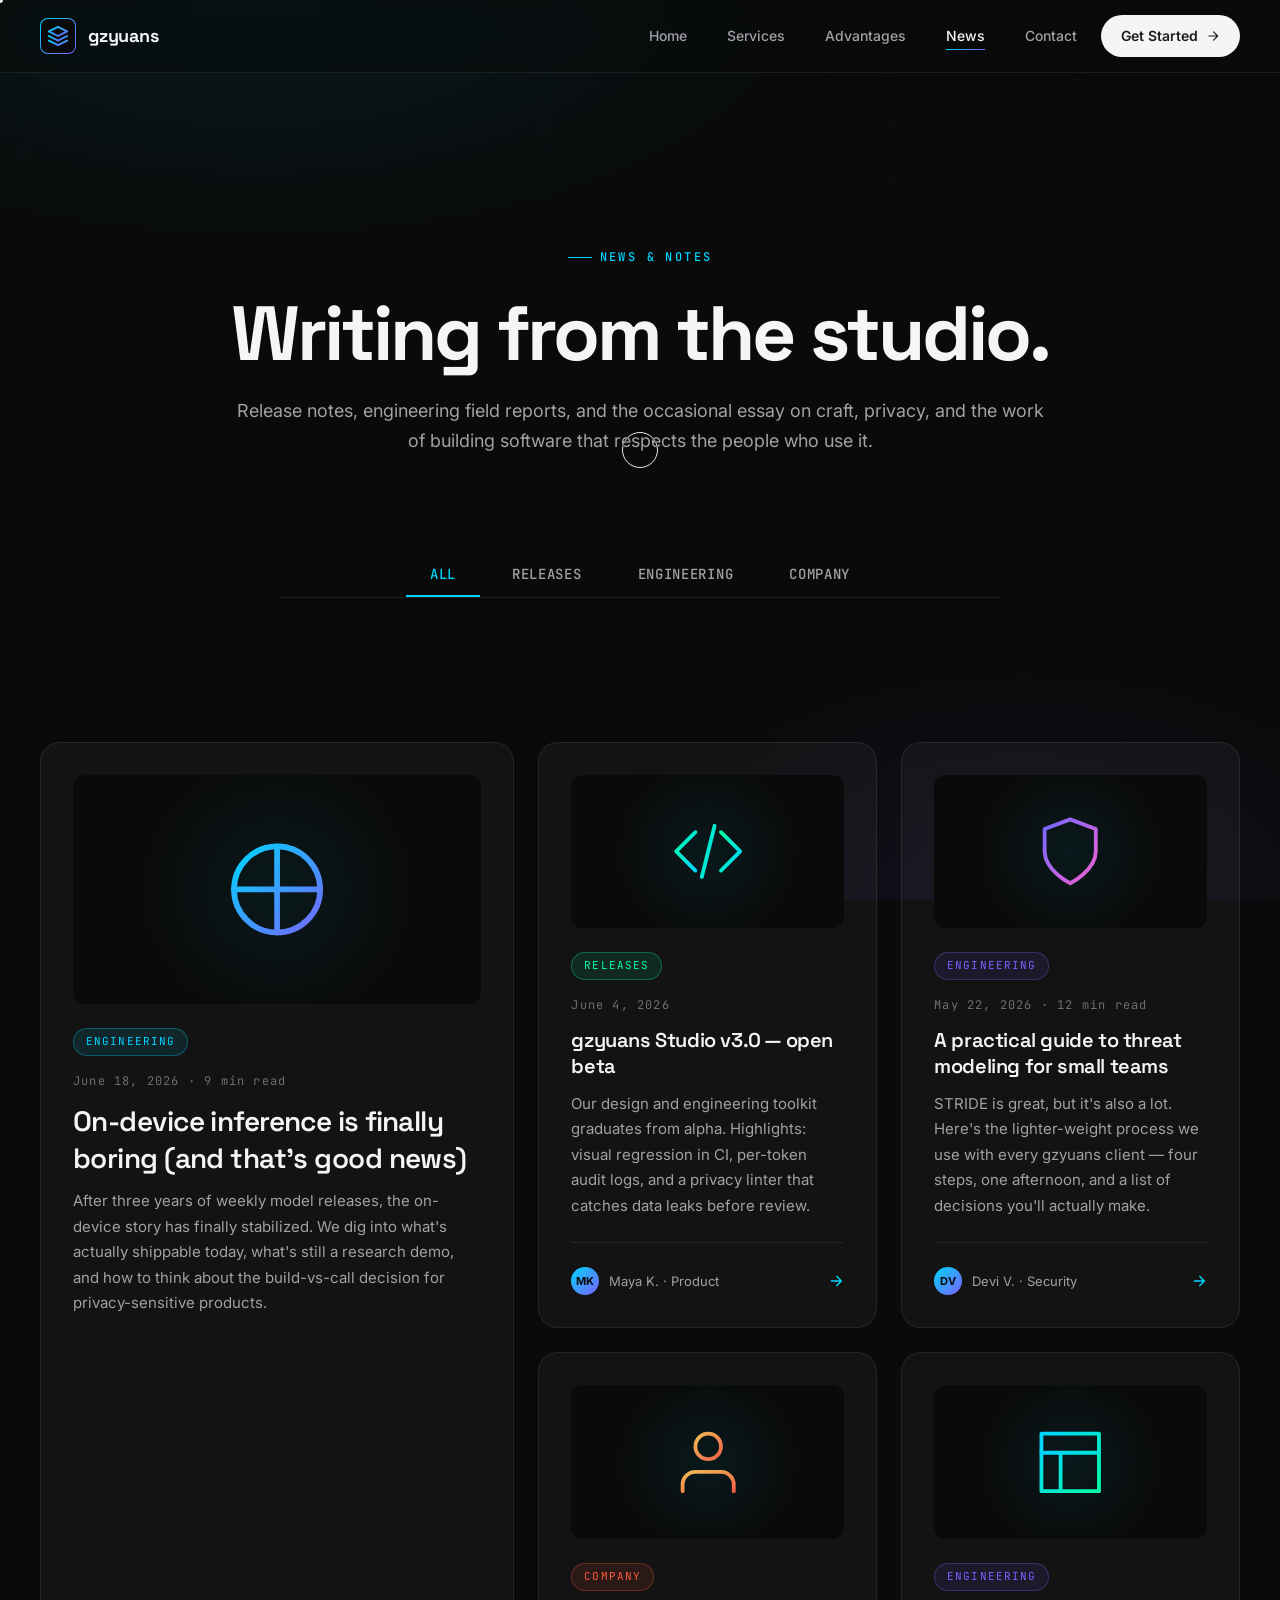
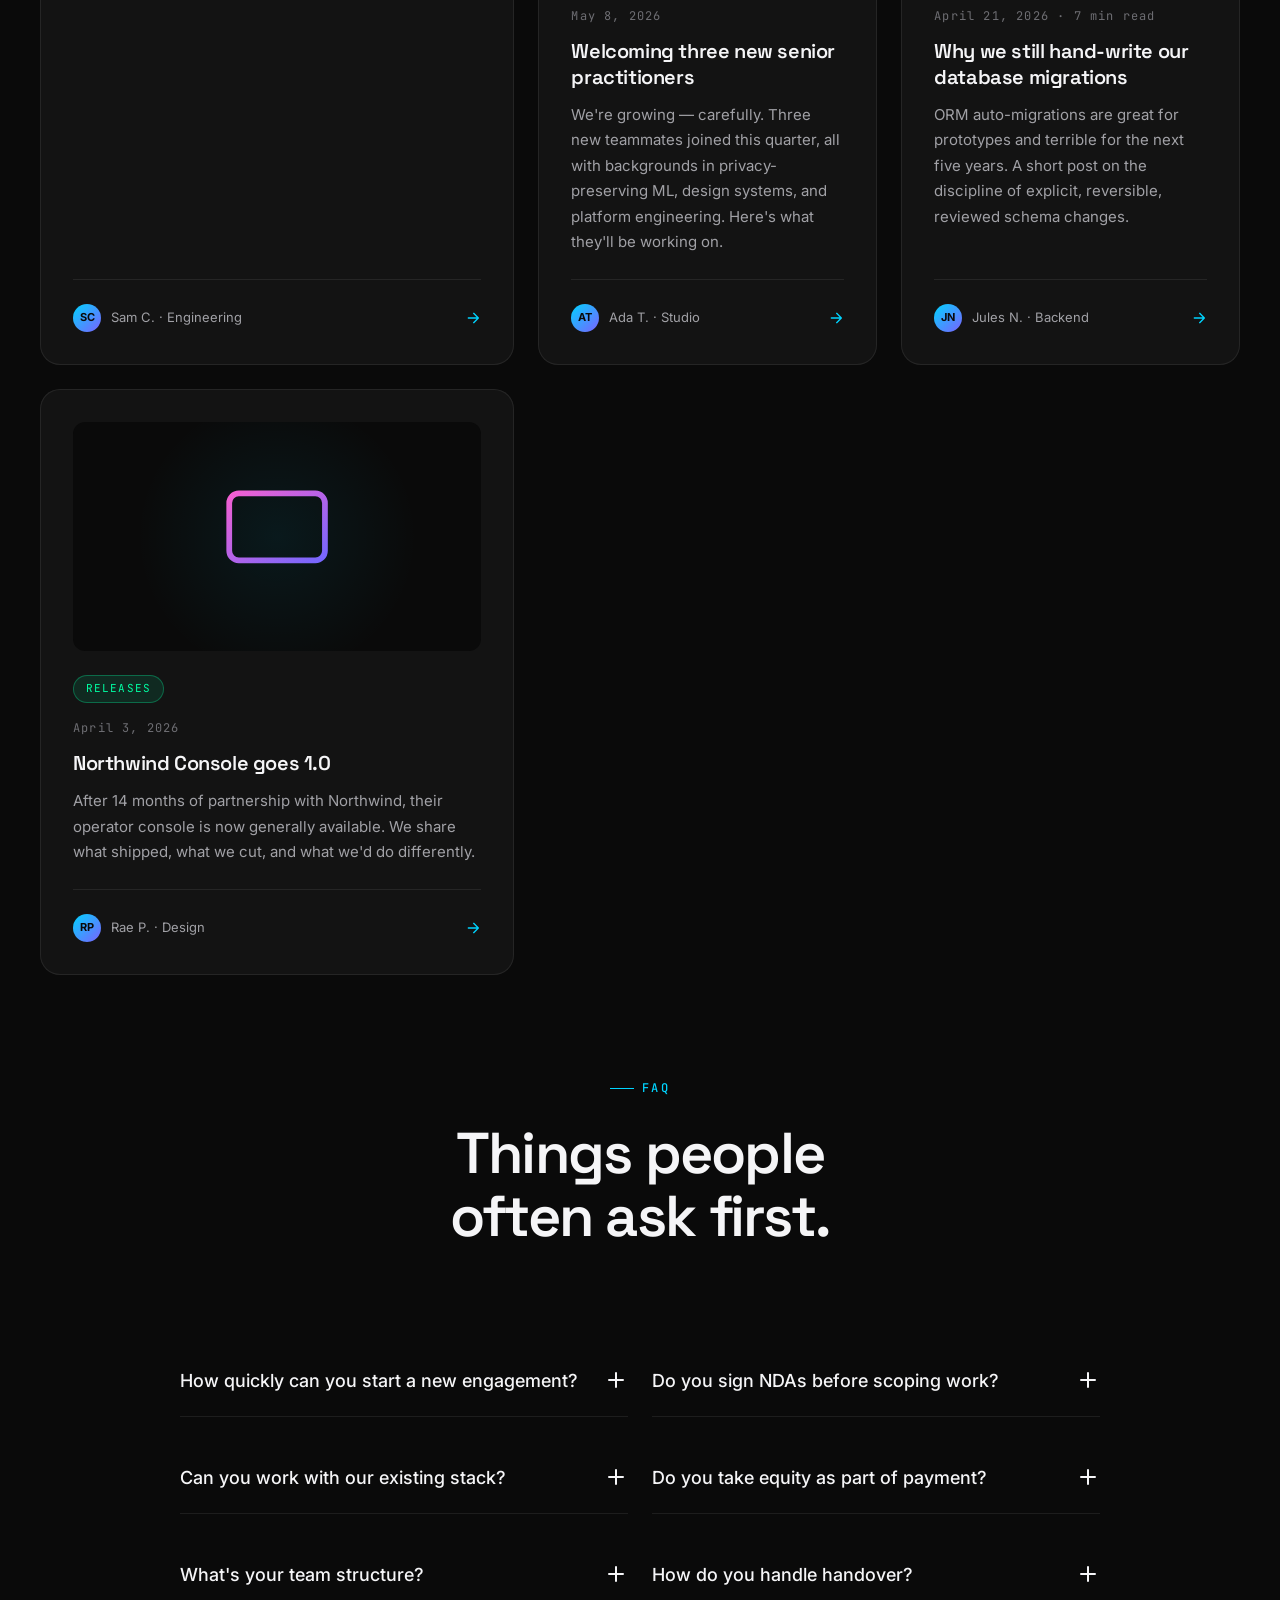
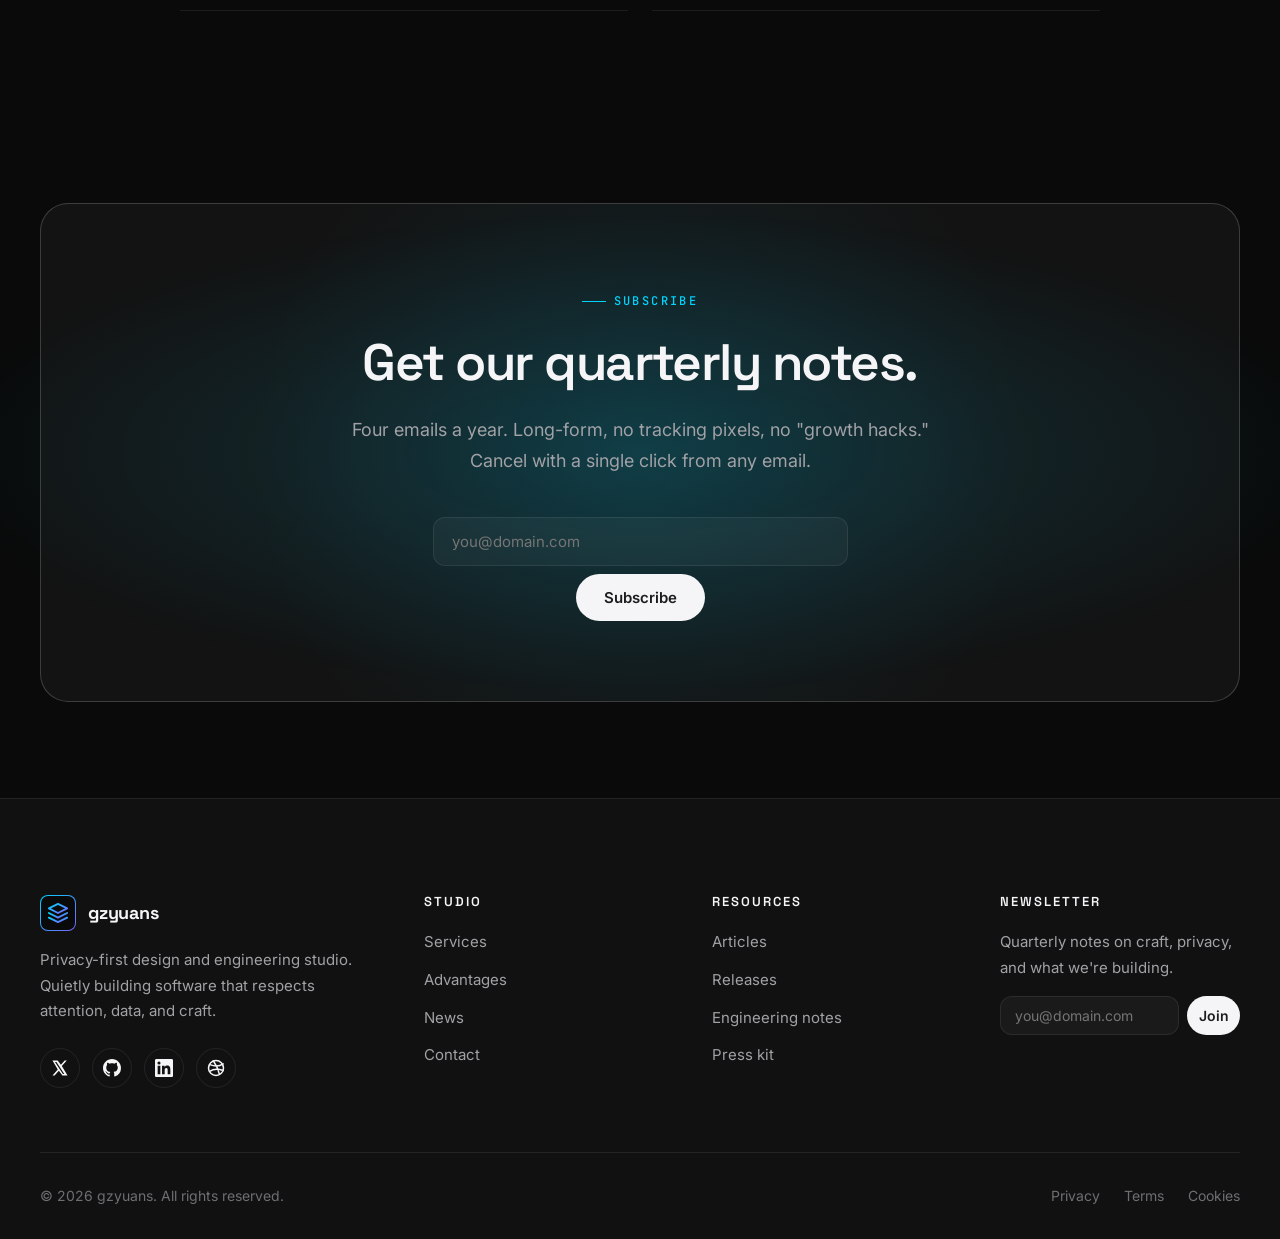
<file: news.html>
<!DOCTYPE html>
<html lang="en">
<head>
  <meta charset="UTF-8" />
  <meta name="viewport" content="width=device-width, initial-scale=1.0" />
  <meta name="description" content="News — articles, release notes, and engineering field notes from the gzyuans team." />
  <meta name="theme-color" content="#0a0a0a" />
  <meta property="og:title" content="News — gzyuans" />
  <meta property="og:description" content="Articles, release notes, and engineering field notes from gzyuans." />
  <meta property="og:type" content="website" />
  <title>News — gzyuans</title>

  <link rel="preconnect" href="https://fonts.googleapis.com" />
  <link rel="preconnect" href="https://fonts.gstatic.com" crossorigin />
  <link href="https://fonts.googleapis.com/css2?family=Inter:wght@400;500;600;700&family=Space+Grotesk:wght@500;600;700&family=JetBrains+Mono:wght@400;500&display=swap" rel="stylesheet" />
  <link rel="stylesheet" href="css/main.css" />
  <link rel="stylesheet" href="css/animations.css" />
  <link rel="stylesheet" href="css/pages.css" />
  <link rel="stylesheet" href="css/responsive.css" />
  <link rel="icon" type="image/svg+xml" href="data:image/svg+xml,%3Csvg xmlns='http://www.w3.org/2000/svg' viewBox='0 0 24 24' fill='none' stroke='%2300d4ff' stroke-width='2' stroke-linecap='round' stroke-linejoin='round'%3E%3Cpath d='M12 2L2 7l10 5 10-5-10-5z'/%3E%3Cpath d='M2 17l10 5 10-5'/%3E%3Cpath d='M2 12l10 5 10-5'/%3E%3C/svg%3E" />
</head>
<body>
  <div class="page-wrap">
    <header class="site-header">
      <div class="container">
        <nav class="nav" aria-label="Primary">
          <a href="index.html" class="nav-logo" aria-label="gzyuans home">
            <span class="nav-logo-mark">
              <svg viewBox="0 0 24 24" fill="none" stroke="url(#g)" stroke-width="2" stroke-linecap="round" stroke-linejoin="round" aria-hidden="true">
                <defs><linearGradient id="g" x1="0" y1="0" x2="1" y2="1"><stop offset="0%" stop-color="#00d4ff"/><stop offset="100%" stop-color="#7b61ff"/></linearGradient></defs>
                <path d="M12 2L2 7l10 5 10-5-10-5z"/><path d="M2 17l10 5 10-5"/><path d="M2 12l10 5 10-5"/>
              </svg>
            </span>
            <span>gzyuans</span>
          </a>
          <ul class="nav-list" id="navList">
            <li><a href="index.html" class="nav-link">Home</a></li>
            <li><a href="services.html" class="nav-link">Services</a></li>
            <li><a href="advantages.html" class="nav-link">Advantages</a></li>
            <li><a href="news.html" class="nav-link active">News</a></li>
            <li><a href="contact.html" class="nav-link">Contact</a></li>
            <li><a href="contact.html" class="nav-cta magnetic">Get Started
              <svg width="14" height="14" viewBox="0 0 24 24" fill="none" stroke="currentColor" stroke-width="2" stroke-linecap="round" stroke-linejoin="round" aria-hidden="true"><path d="M5 12h14M13 5l7 7-7 7"/></svg>
            </a></li>
          </ul>
          <button class="nav-toggle" id="navToggle" aria-label="Toggle navigation" aria-expanded="false" aria-controls="navList">
            <span></span><span></span><span></span>
          </button>
        </nav>
      </div>
    </header>

    <main>
      <section class="news-hero">
        <div class="hero-bg" aria-hidden="true"><div class="code-rain" data-count="6"></div></div>
        <div class="container">
          <div class="section-header reveal">
            <span class="eyebrow">News & notes</span>
            <h1>Writing from the studio.</h1>
            <p>Release notes, engineering field reports, and the occasional essay on craft, privacy, and the work of building software that respects the people who use it.</p>
          </div>

          <!-- Tabs -->
          <div data-tabs class="reveal" style="max-width: 720px; margin: 0 auto;">
            <div class="tab-list" role="tablist" style="justify-content: center;">
              <button class="tab-button active" data-tab="all" role="tab" aria-selected="true">All</button>
              <button class="tab-button" data-tab="releases" role="tab">Releases</button>
              <button class="tab-button" data-tab="engineering" role="tab">Engineering</button>
              <button class="tab-button" data-tab="company" role="tab">Company</button>
            </div>
          </div>
        </div>
      </section>

      <section class="container" style="padding-top: 2rem; padding-bottom: 6rem;">
        <div class="news-grid stagger">
          <article class="news-card" data-tilt>
            <div class="news-card-image">
              <svg viewBox="0 0 24 24" fill="none" stroke="url(#n1)" stroke-width="1.2" stroke-linecap="round" stroke-linejoin="round">
                <defs><linearGradient id="n1" x1="0" y1="0" x2="1" y2="1"><stop offset="0%" stop-color="#00d4ff"/><stop offset="100%" stop-color="#7b61ff"/></linearGradient></defs>
                <circle cx="12" cy="12" r="9"/><path d="M12 3v18M3 12h18"/>
              </svg>
            </div>
            <span class="news-card-tag">Engineering</span>
            <div class="news-card-date">June 18, 2026 · 9 min read</div>
            <h3>On-device inference is finally boring (and that's good news)</h3>
            <p>After three years of weekly model releases, the on-device story has finally stabilized. We dig into what's actually shippable today, what's still a research demo, and how to think about the build-vs-call decision for privacy-sensitive products.</p>
            <div class="news-card-footer">
              <div class="news-card-author"><span class="news-card-avatar">SC</span><span>Sam C. · Engineering</span></div>
              <span class="news-card-arrow"><svg width="16" height="16" viewBox="0 0 24 24" fill="none" stroke="currentColor" stroke-width="2" stroke-linecap="round" stroke-linejoin="round"><path d="M5 12h14M13 5l7 7-7 7"/></svg></span>
            </div>
          </article>

          <article class="news-card" data-tilt>
            <div class="news-card-image">
              <svg viewBox="0 0 24 24" fill="none" stroke="url(#n2)" stroke-width="1.2" stroke-linecap="round" stroke-linejoin="round">
                <defs><linearGradient id="n2" x1="0" y1="0" x2="1" y2="1"><stop offset="0%" stop-color="#00ffa3"/><stop offset="100%" stop-color="#00d4ff"/></linearGradient></defs>
                <polyline points="16 18 22 12 16 6"/><polyline points="8 6 2 12 8 18"/><line x1="14" y1="4" x2="10" y2="20"/>
              </svg>
            </div>
            <span class="news-card-tag releases">Releases</span>
            <div class="news-card-date">June 4, 2026</div>
            <h3>gzyuans Studio v3.0 — open beta</h3>
            <p>Our design and engineering toolkit graduates from alpha. Highlights: visual regression in CI, per-token audit logs, and a privacy linter that catches data leaks before review.</p>
            <div class="news-card-footer">
              <div class="news-card-author"><span class="news-card-avatar">MK</span><span>Maya K. · Product</span></div>
              <span class="news-card-arrow"><svg width="16" height="16" viewBox="0 0 24 24" fill="none" stroke="currentColor" stroke-width="2" stroke-linecap="round" stroke-linejoin="round"><path d="M5 12h14M13 5l7 7-7 7"/></svg></span>
            </div>
          </article>

          <article class="news-card" data-tilt>
            <div class="news-card-image">
              <svg viewBox="0 0 24 24" fill="none" stroke="url(#n3)" stroke-width="1.2" stroke-linecap="round" stroke-linejoin="round">
                <defs><linearGradient id="n3" x1="0" y1="0" x2="1" y2="1"><stop offset="0%" stop-color="#7b61ff"/><stop offset="100%" stop-color="#ff5acf"/></linearGradient></defs>
                <path d="M12 22s8-4 8-10V5l-8-3-8 3v7c0 6 8 10 8 10z"/>
              </svg>
            </div>
            <span class="news-card-tag engineering">Engineering</span>
            <div class="news-card-date">May 22, 2026 · 12 min read</div>
            <h3>A practical guide to threat modeling for small teams</h3>
            <p>STRIDE is great, but it's also a lot. Here's the lighter-weight process we use with every gzyuans client — four steps, one afternoon, and a list of decisions you'll actually make.</p>
            <div class="news-card-footer">
              <div class="news-card-author"><span class="news-card-avatar">DV</span><span>Devi V. · Security</span></div>
              <span class="news-card-arrow"><svg width="16" height="16" viewBox="0 0 24 24" fill="none" stroke="currentColor" stroke-width="2" stroke-linecap="round" stroke-linejoin="round"><path d="M5 12h14M13 5l7 7-7 7"/></svg></span>
            </div>
          </article>

          <article class="news-card" data-tilt>
            <div class="news-card-image">
              <svg viewBox="0 0 24 24" fill="none" stroke="url(#n4)" stroke-width="1.2" stroke-linecap="round" stroke-linejoin="round">
                <defs><linearGradient id="n4" x1="0" y1="0" x2="1" y2="1"><stop offset="0%" stop-color="#ffb84c"/><stop offset="100%" stop-color="#ff5a3c"/></linearGradient></defs>
                <path d="M20 21v-2a4 4 0 0 0-4-4H8a4 4 0 0 0-4 4v2"/><circle cx="12" cy="7" r="4"/>
              </svg>
            </div>
            <span class="news-card-tag company">Company</span>
            <div class="news-card-date">May 8, 2026</div>
            <h3>Welcoming three new senior practitioners</h3>
            <p>We're growing — carefully. Three new teammates joined this quarter, all with backgrounds in privacy-preserving ML, design systems, and platform engineering. Here's what they'll be working on.</p>
            <div class="news-card-footer">
              <div class="news-card-author"><span class="news-card-avatar">AT</span><span>Ada T. · Studio</span></div>
              <span class="news-card-arrow"><svg width="16" height="16" viewBox="0 0 24 24" fill="none" stroke="currentColor" stroke-width="2" stroke-linecap="round" stroke-linejoin="round"><path d="M5 12h14M13 5l7 7-7 7"/></svg></span>
            </div>
          </article>

          <article class="news-card" data-tilt>
            <div class="news-card-image">
              <svg viewBox="0 0 24 24" fill="none" stroke="url(#n5)" stroke-width="1.2" stroke-linecap="round" stroke-linejoin="round">
                <defs><linearGradient id="n5" x1="0" y1="0" x2="1" y2="1"><stop offset="0%" stop-color="#00d4ff"/><stop offset="100%" stop-color="#00ffa3"/></linearGradient></defs>
                <path d="M3 3h18v18H3z"/><path d="M3 9h18M9 21V9"/>
              </svg>
            </div>
            <span class="news-card-tag engineering">Engineering</span>
            <div class="news-card-date">April 21, 2026 · 7 min read</div>
            <h3>Why we still hand-write our database migrations</h3>
            <p>ORM auto-migrations are great for prototypes and terrible for the next five years. A short post on the discipline of explicit, reversible, reviewed schema changes.</p>
            <div class="news-card-footer">
              <div class="news-card-author"><span class="news-card-avatar">JN</span><span>Jules N. · Backend</span></div>
              <span class="news-card-arrow"><svg width="16" height="16" viewBox="0 0 24 24" fill="none" stroke="currentColor" stroke-width="2" stroke-linecap="round" stroke-linejoin="round"><path d="M5 12h14M13 5l7 7-7 7"/></svg></span>
            </div>
          </article>

          <article class="news-card" data-tilt>
            <div class="news-card-image">
              <svg viewBox="0 0 24 24" fill="none" stroke="url(#n6)" stroke-width="1.2" stroke-linecap="round" stroke-linejoin="round">
                <defs><linearGradient id="n6" x1="0" y1="0" x2="1" y2="1"><stop offset="0%" stop-color="#ff5acf"/><stop offset="100%" stop-color="#7b61ff"/></linearGradient></defs>
                <rect x="2" y="3" width="20" height="14" rx="2"/><line x1="8" y1="21" x2="16" y2="21"/>
              </svg>
            </div>
            <span class="news-card-tag releases">Releases</span>
            <div class="news-card-date">April 3, 2026</div>
            <h3>Northwind Console goes 1.0</h3>
            <p>After 14 months of partnership with Northwind, their operator console is now generally available. We share what shipped, what we cut, and what we'd do differently.</p>
            <div class="news-card-footer">
              <div class="news-card-author"><span class="news-card-avatar">RP</span><span>Rae P. · Design</span></div>
              <span class="news-card-arrow"><svg width="16" height="16" viewBox="0 0 24 24" fill="none" stroke="currentColor" stroke-width="2" stroke-linecap="round" stroke-linejoin="round"><path d="M5 12h14M13 5l7 7-7 7"/></svg></span>
            </div>
          </article>
        </div>
      </section>

      <!-- FAQ -->
      <section class="container" style="padding-bottom: 6rem;">
        <div class="section-header reveal">
          <span class="eyebrow">FAQ</span>
          <h2>Things people<br/>often ask first.</h2>
        </div>

        <div class="grid grid-2" style="max-width: 920px; margin: 0 auto;">
          <div class="accordion-item">
            <button class="accordion-trigger" aria-expanded="false">
              <span>How quickly can you start a new engagement?</span>
              <svg class="icon" viewBox="0 0 24 24" fill="none" stroke="currentColor" stroke-width="2" stroke-linecap="round" stroke-linejoin="round"><path d="M12 5v14M5 12h14"/></svg>
            </button>
            <div class="accordion-content">
              <div class="accordion-content-inner">For audit and discovery work, typically within 2 weeks. For embedded team engagements, 4–6 weeks. The slower timeline is by design — we want to make sure we're the right fit before we say yes.</div>
            </div>
          </div>
          <div class="accordion-item">
            <button class="accordion-trigger" aria-expanded="false">
              <span>Do you sign NDAs before scoping work?</span>
              <svg class="icon" viewBox="0 0 24 24" fill="none" stroke="currentColor" stroke-width="2" stroke-linecap="round" stroke-linejoin="round"><path d="M12 5v14M5 12h14"/></svg>
            </button>
            <div class="accordion-content">
              <div class="accordion-content-inner">Yes, mutual NDAs are standard and we sign them same-day. We're comfortable with strict data-handling terms, on-shore-only engineers, and air-gapped environments.</div>
            </div>
          </div>
          <div class="accordion-item">
            <button class="accordion-trigger" aria-expanded="false">
              <span>Can you work with our existing stack?</span>
              <svg class="icon" viewBox="0 0 24 24" fill="none" stroke="currentColor" stroke-width="2" stroke-linecap="round" stroke-linejoin="round"><path d="M12 5v14M5 12h14"/></svg>
            </button>
            <div class="accordion-content">
              <div class="accordion-content-inner">Almost always yes. We've shipped in nearly every modern web, mobile, and backend stack. We'll be honest if a piece of your stack is causing more harm than good — but we won't insist on rewriting it for the sake of it.</div>
            </div>
          </div>
          <div class="accordion-item">
            <button class="accordion-trigger" aria-expanded="false">
              <span>Do you take equity as part of payment?</span>
              <svg class="icon" viewBox="0 0 24 24" fill="none" stroke="currentColor" stroke-width="2" stroke-linecap="round" stroke-linejoin="round"><path d="M12 5v14M5 12h14"/></svg>
            </button>
            <div class="accordion-content">
              <div class="accordion-content-inner">Occasionally, for early-stage teams where the work is material to the company's success. We structure it as a fixed-price cash component plus a small equity kicker — never as a substitute for fair compensation.</div>
            </div>
          </div>
          <div class="accordion-item">
            <button class="accordion-trigger" aria-expanded="false">
              <span>What's your team structure?</span>
              <svg class="icon" viewBox="0 0 24 24" fill="none" stroke="currentColor" stroke-width="2" stroke-linecap="round" stroke-linejoin="round"><path d="M12 5v14M5 12h14"/></svg>
            </button>
            <div class="accordion-content">
              <div class="accordion-content-inner">Currently 9 senior practitioners, all full-time. No contractors, no offshore bench. Everyone has 8+ years of production experience in their discipline.</div>
            </div>
          </div>
          <div class="accordion-item">
            <button class="accordion-trigger" aria-expanded="false">
              <span>How do you handle handover?</span>
              <svg class="icon" viewBox="0 0 24 24" fill="none" stroke="currentColor" stroke-width="2" stroke-linecap="round" stroke-linejoin="round"><path d="M12 5v14M5 12h14"/></svg>
            </button>
            <div class="accordion-content">
              <div class="accordion-content-inner">We write a written handover document, run a handover week with your team, and stay on call for 30 days post-engagement. The codebase is yours in full — including the design files, the recordings of design crits, and the rationale behind every decision.</div>
            </div>
          </div>
        </div>
      </section>

      <section class="cta-section">
        <div class="container">
          <div class="cta-card reveal">
            <span class="eyebrow" style="justify-content:center">Subscribe</span>
            <h2>Get our quarterly notes.</h2>
            <p>Four emails a year. Long-form, no tracking pixels, no "growth hacks." Cancel with a single click from any email.</p>
            <div class="cta-actions">
              <form data-newsletter style="display:flex; gap: 0.5rem; flex-wrap: wrap; justify-content: center;">
                <input type="email" required placeholder="you@domain.com" class="form-input" style="min-width: 260px;" />
                <button type="submit" class="btn btn-primary magnetic">Subscribe</button>
              </form>
            </div>
          </div>
        </div>
      </section>
    </main>

    <footer class="site-footer">
      <div class="container">
        <div class="footer-grid">
          <div class="footer-brand">
            <a href="index.html" class="nav-logo" aria-label="gzyuans home">
              <span class="nav-logo-mark">
                <svg viewBox="0 0 24 24" fill="none" stroke="url(#gf)" stroke-width="2" stroke-linecap="round" stroke-linejoin="round" aria-hidden="true">
                  <defs><linearGradient id="gf" x1="0" y1="0" x2="1" y2="1"><stop offset="0%" stop-color="#00d4ff"/><stop offset="100%" stop-color="#7b61ff"/></linearGradient></defs>
                  <path d="M12 2L2 7l10 5 10-5-10-5z"/><path d="M2 17l10 5 10-5"/><path d="M2 12l10 5 10-5"/>
                </svg>
              </span>
              <span>gzyuans</span>
            </a>
            <p>Privacy-first design and engineering studio. Quietly building software that respects attention, data, and craft.</p>
            <div class="footer-social">
              <a href="#" aria-label="Twitter / X"><svg viewBox="0 0 24 24" fill="currentColor" aria-hidden="true"><path d="M18.244 2H21l-6.55 7.49L22 22h-6.79l-4.74-6.21L4.8 22H2l7.01-8.02L2 2h6.91l4.3 5.69L18.24 2zm-2.38 18h1.86L7.27 4H5.3l10.56 16z"/></svg></a>
              <a href="#" aria-label="GitHub"><svg viewBox="0 0 24 24" fill="currentColor" aria-hidden="true"><path d="M12 0C5.37 0 0 5.37 0 12c0 5.3 3.44 9.8 8.21 11.39.6.11.82-.26.82-.58 0-.29-.01-1.05-.02-2.05-3.34.72-4.04-1.61-4.04-1.61-.55-1.39-1.34-1.76-1.34-1.76-1.09-.74.08-.73.08-.73 1.2.08 1.84 1.24 1.84 1.24 1.07 1.83 2.81 1.3 3.5 1 .11-.78.42-1.3.76-1.6-2.66-.3-5.47-1.33-5.47-5.93 0-1.31.47-2.38 1.24-3.22-.12-.3-.54-1.52.12-3.18 0 0 1.01-.32 3.3 1.23.96-.27 1.98-.4 3-.4s2.04.13 3 .4c2.28-1.55 3.29-1.23 3.29-1.23.66 1.66.24 2.88.12 3.18.77.84 1.24 1.91 1.24 3.22 0 4.61-2.81 5.62-5.48 5.92.43.37.81 1.1.81 2.22 0 1.6-.01 2.89-.01 3.29 0 .32.22.7.83.58A12.01 12.01 0 0 0 24 12c0-6.63-5.37-12-12-12z"/></svg></a>
              <a href="#" aria-label="LinkedIn"><svg viewBox="0 0 24 24" fill="currentColor" aria-hidden="true"><path d="M20.45 20.45h-3.55v-5.57c0-1.33-.03-3.04-1.85-3.04-1.85 0-2.13 1.45-2.13 2.94v5.67H9.36V9h3.41v1.56h.05c.47-.9 1.64-1.85 3.37-1.85 3.6 0 4.27 2.37 4.27 5.46v6.28zM5.34 7.43a2.06 2.06 0 1 1 0-4.12 2.06 2.06 0 0 1 0 4.12zM7.12 20.45H3.56V9h3.56v11.45zM22.22 0H1.77C.79 0 0 .77 0 1.72v20.56C0 23.23.79 24 1.77 24h20.45C23.2 24 24 23.23 24 22.28V1.72C24 .77 23.2 0 22.22 0z"/></svg></a>
              <a href="#" aria-label="Dribbble"><svg viewBox="0 0 24 24" fill="none" stroke="currentColor" stroke-width="2" stroke-linecap="round" stroke-linejoin="round" aria-hidden="true"><circle cx="12" cy="12" r="10"/><path d="M8.56 2.75c4.37 6.03 6.02 9.42 8.03 17.72M21.54 15.32c-4.62-1.51-12.66-2.18-18.04 1.07M3.84 7.46c5.4 2.04 12.81 2.34 17.66-.96"/></svg></a>
            </div>
          </div>
          <div class="footer-col">
            <h4>Studio</h4>
            <ul>
              <li><a href="services.html">Services</a></li>
              <li><a href="advantages.html">Advantages</a></li>
              <li><a href="news.html">News</a></li>
              <li><a href="contact.html">Contact</a></li>
            </ul>
          </div>
          <div class="footer-col">
            <h4>Resources</h4>
            <ul>
              <li><a href="news.html">Articles</a></li>
              <li><a href="news.html">Releases</a></li>
              <li><a href="news.html">Engineering notes</a></li>
              <li><a href="contact.html">Press kit</a></li>
            </ul>
          </div>
          <div class="footer-col">
            <h4>Newsletter</h4>
            <p style="font-size: 0.9375rem; margin-bottom: 1rem;">Quarterly notes on craft, privacy, and what we're building.</p>
            <form data-newsletter style="display:flex; gap: 0.5rem;">
              <input type="email" required placeholder="you@domain.com" class="form-input" style="padding: 0.625rem 0.875rem; font-size: 0.875rem;" />
              <button type="submit" class="btn btn-primary magnetic" style="padding: 0.625rem 1rem; font-size: 0.875rem;">Join</button>
            </form>
          </div>
        </div>
        <div class="footer-bottom">
          <span>© <span data-year>2026</span> gzyuans. All rights reserved.</span>
          <div class="footer-bottom-links">
            <a href="privacy.html">Privacy</a>
            <a href="terms.html">Terms</a>
            <a href="privacy.html#cookies">Cookies</a>
          </div>
        </div>
      </div>
    </footer>
  </div>

  <script src="js/main.js" defer></script>
  <script src="js/animations.js" defer></script>
</body>
</html>
</file>
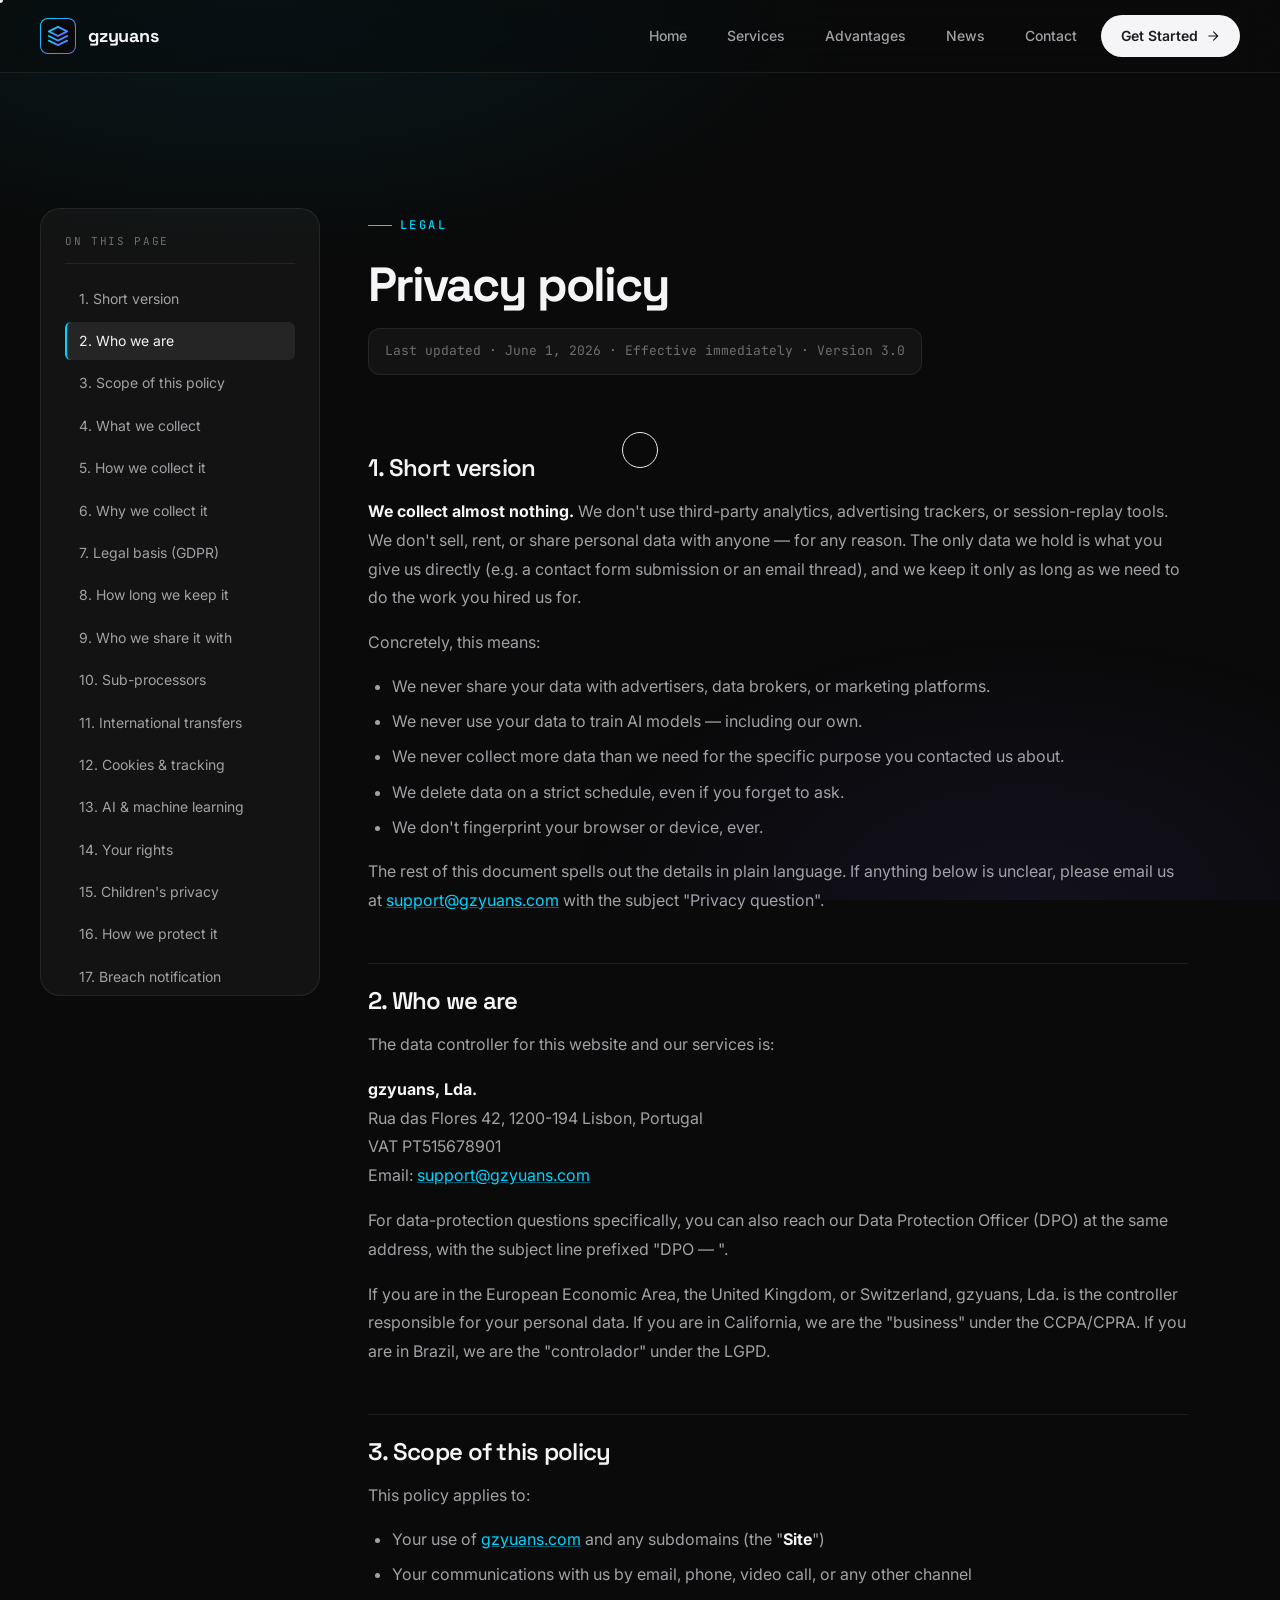
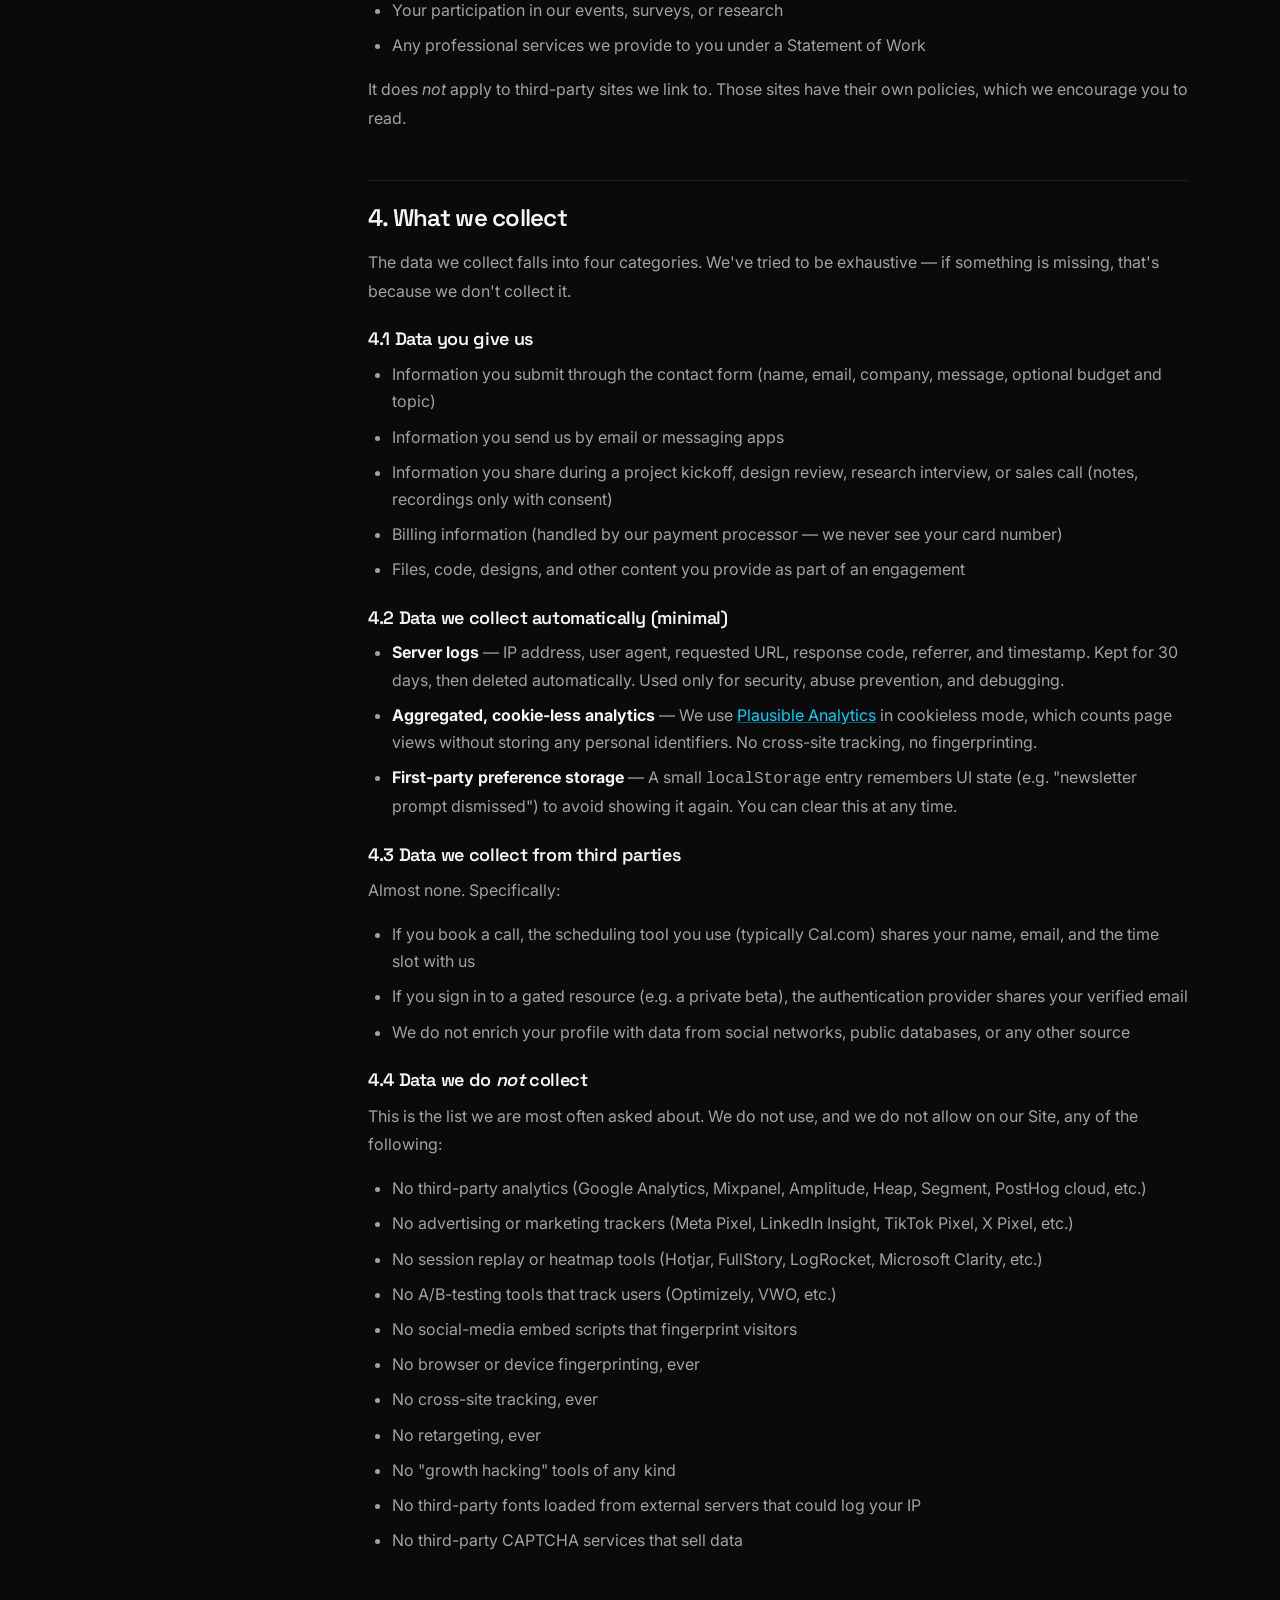
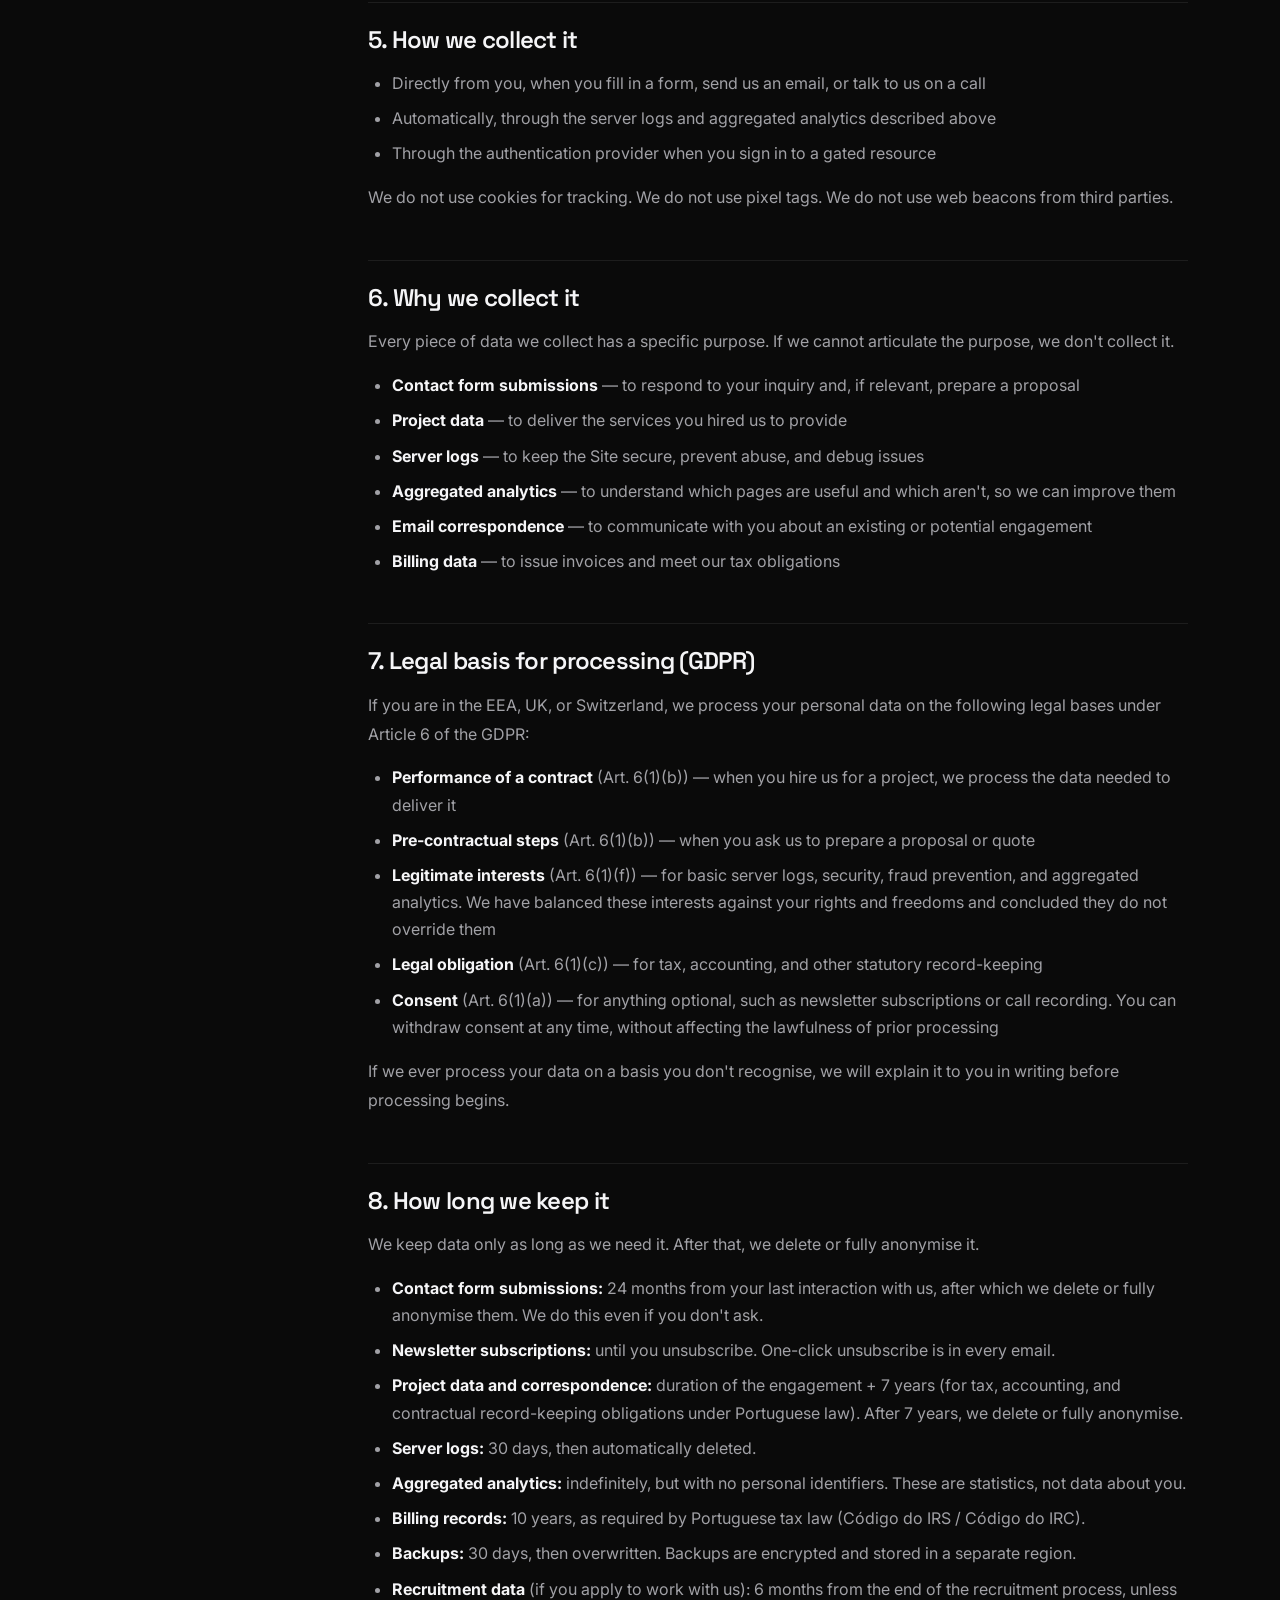
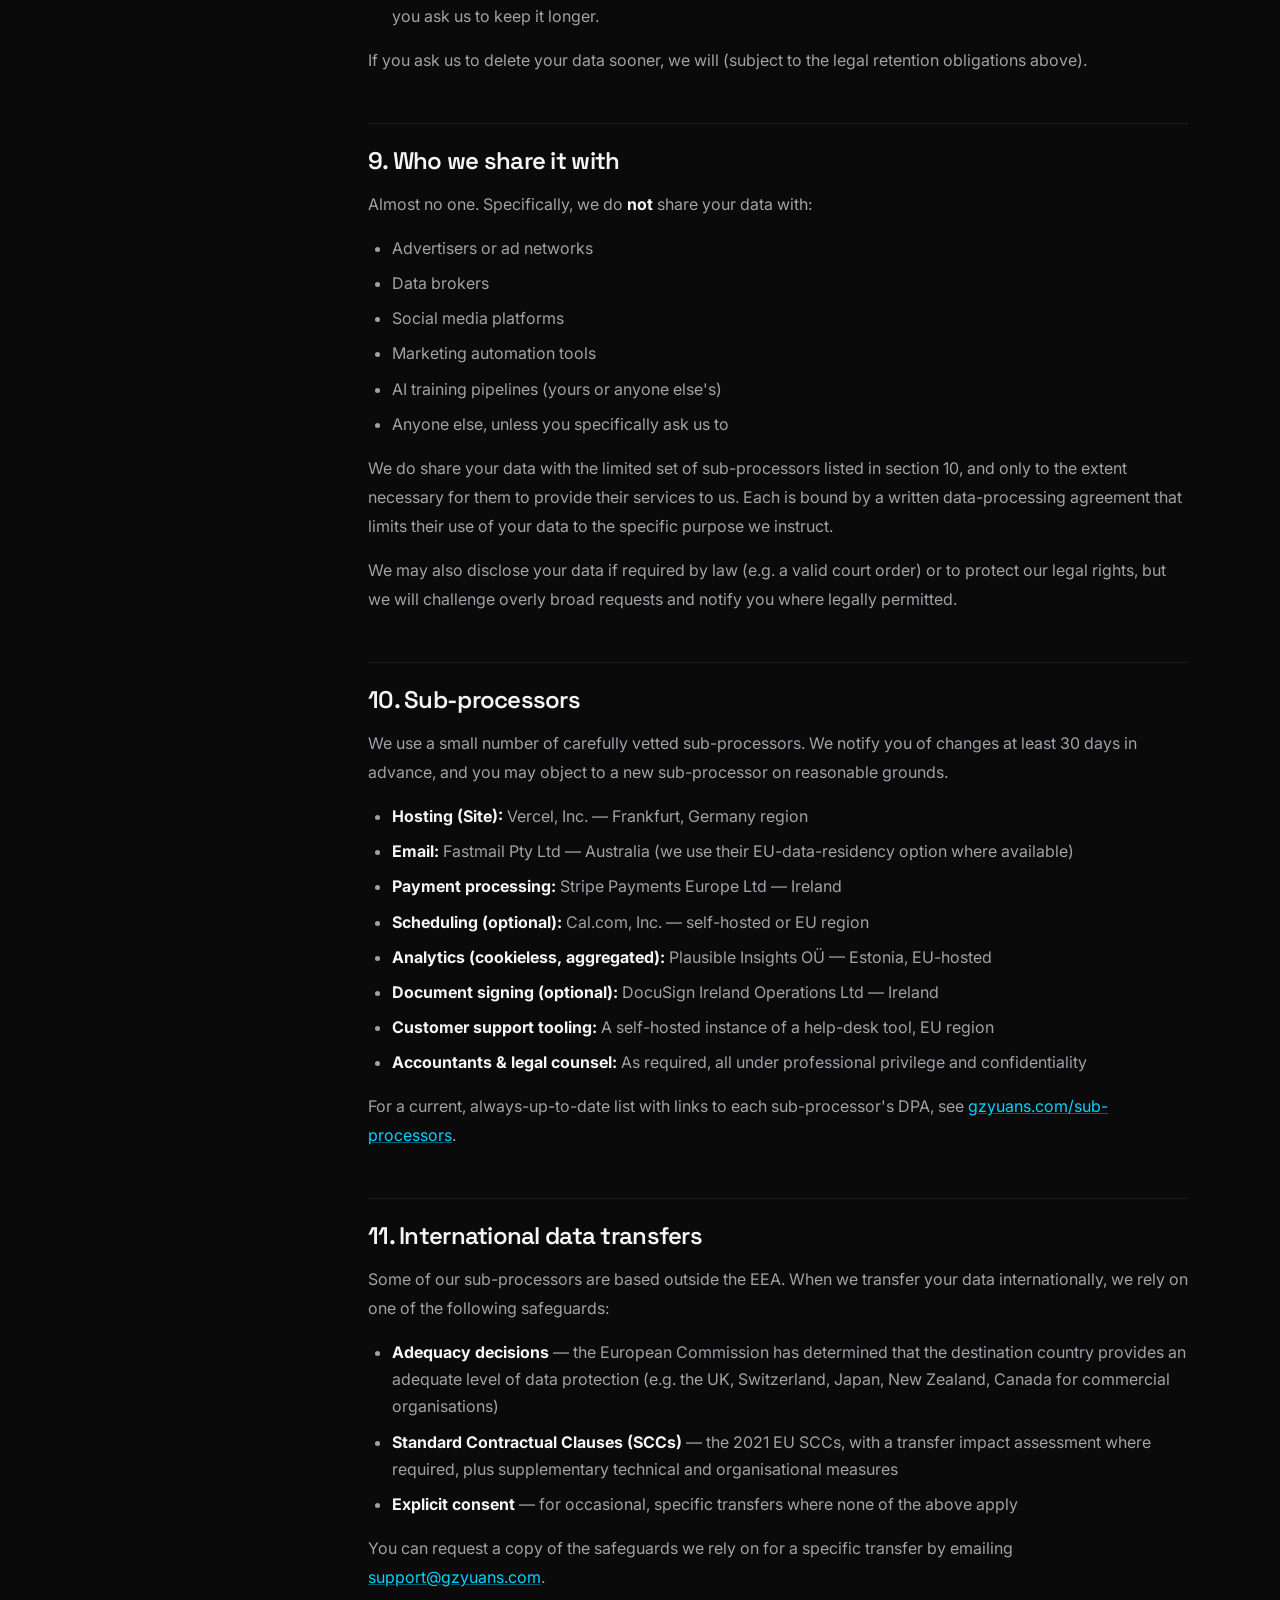
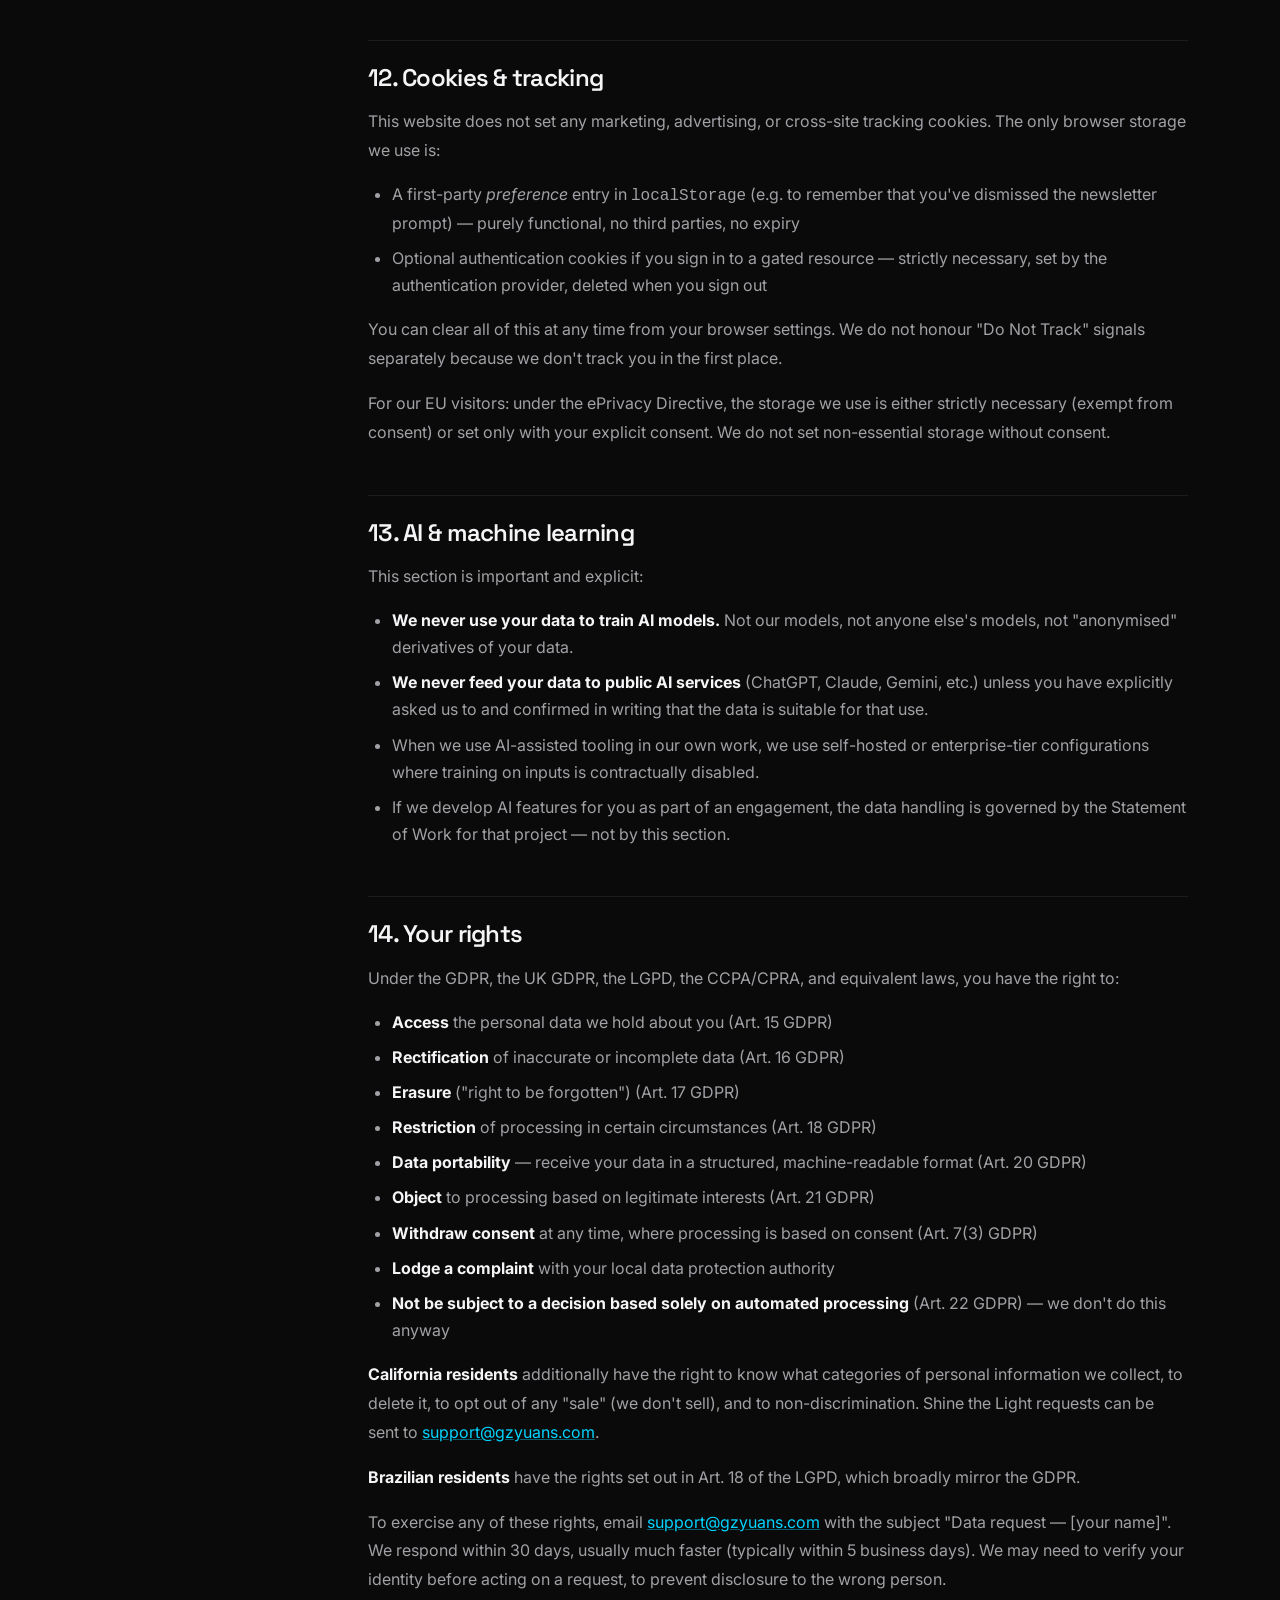
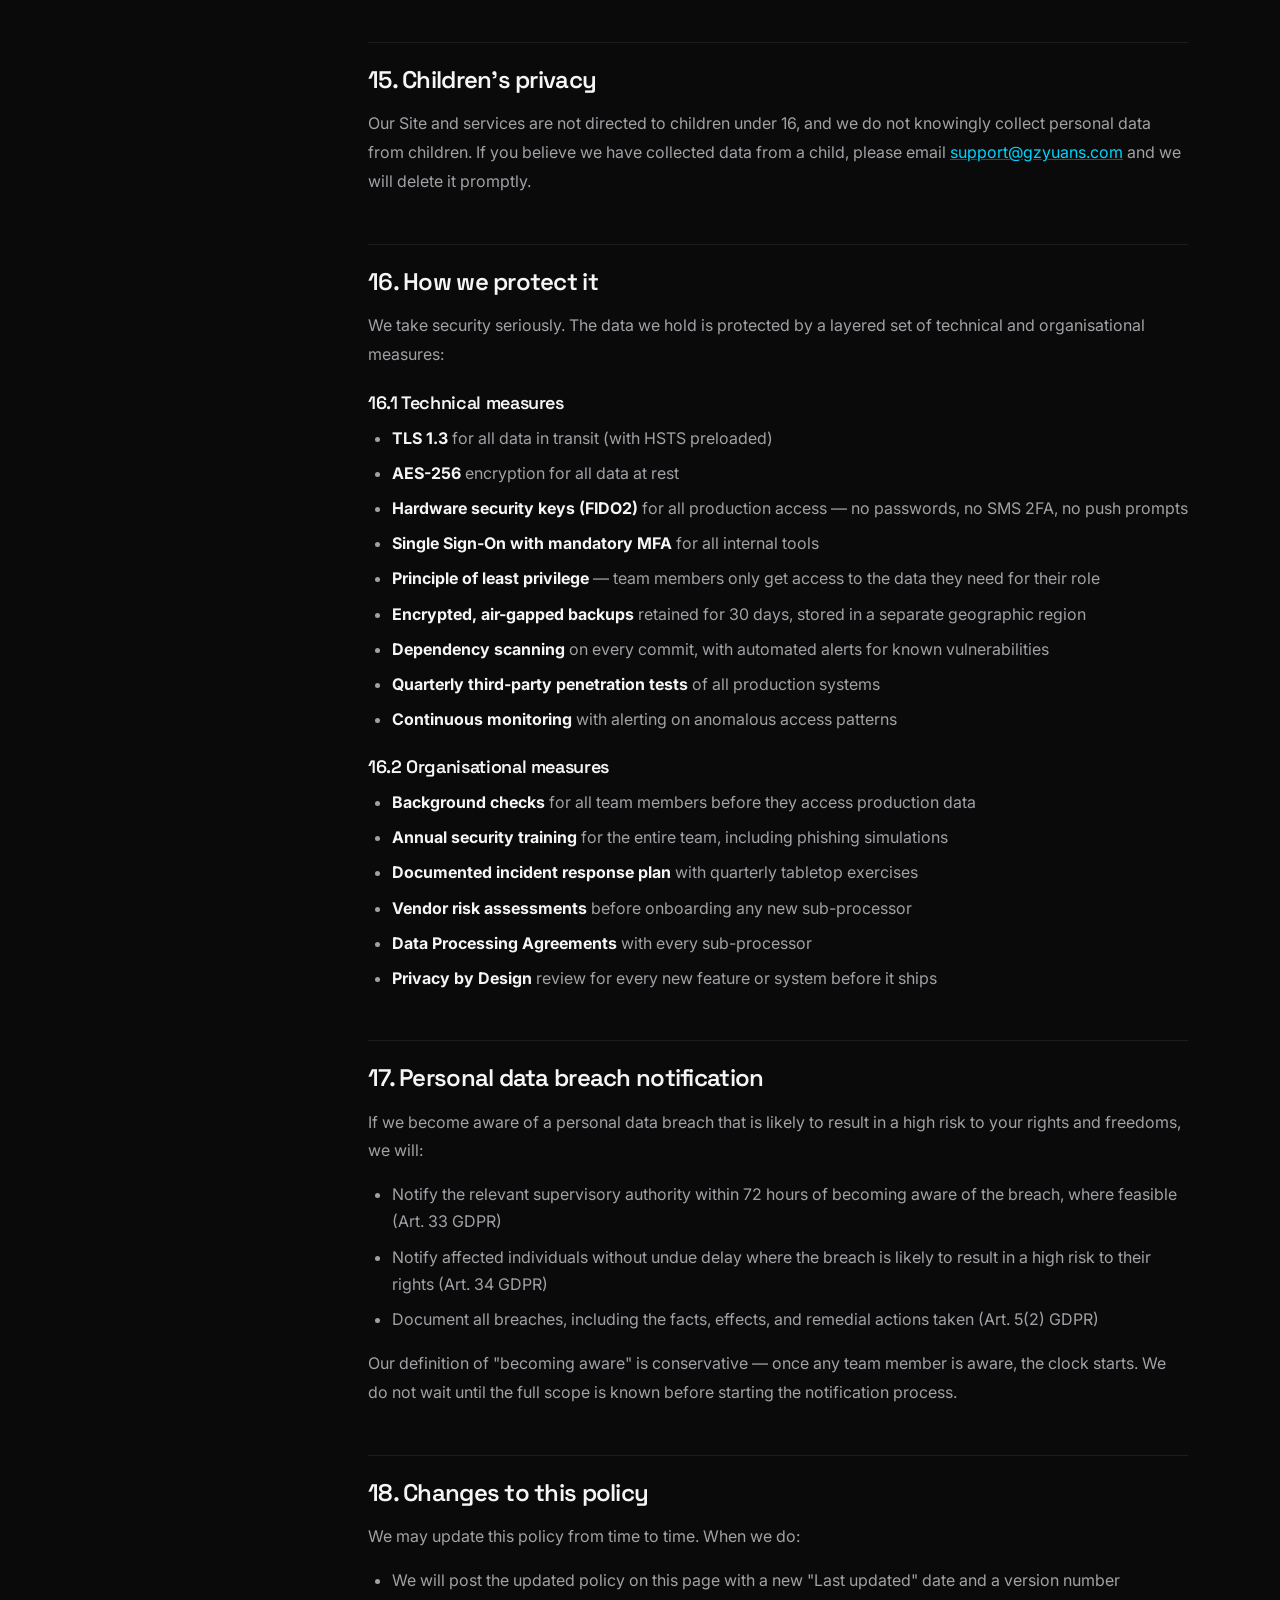
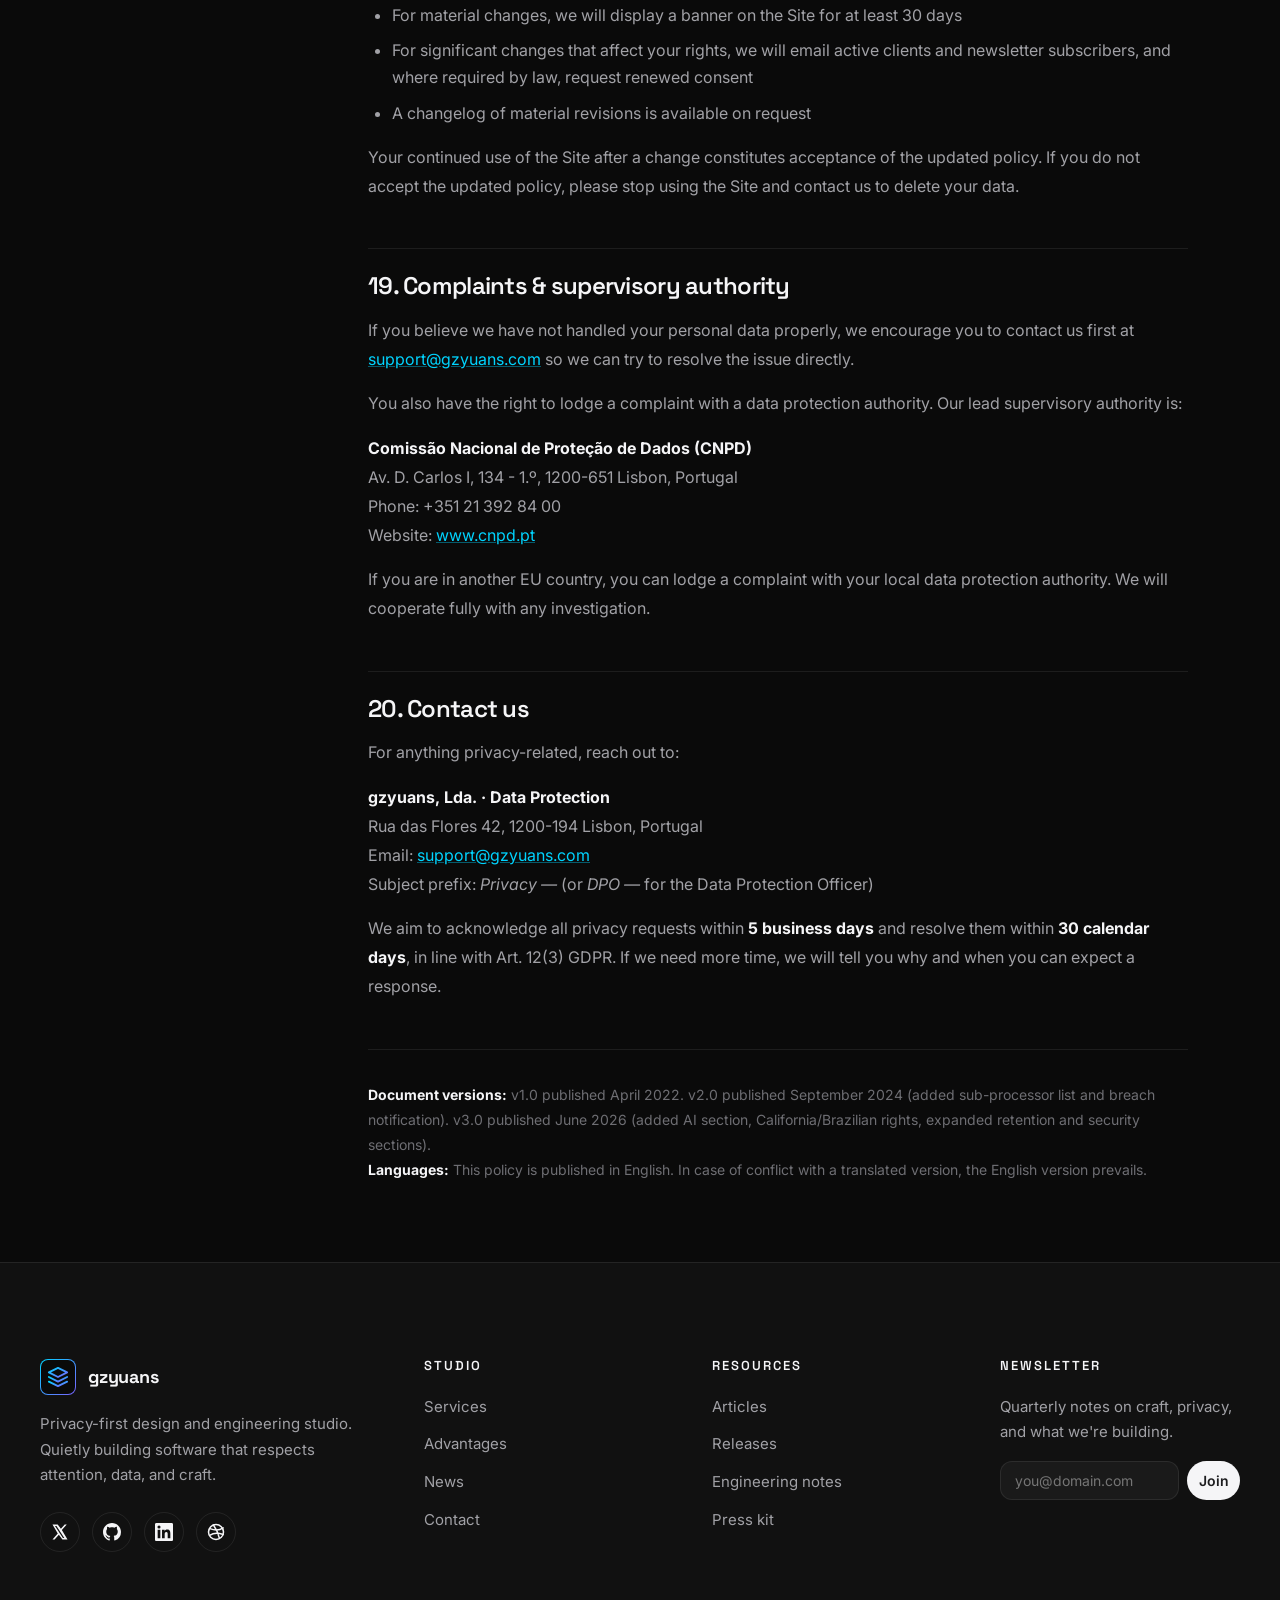
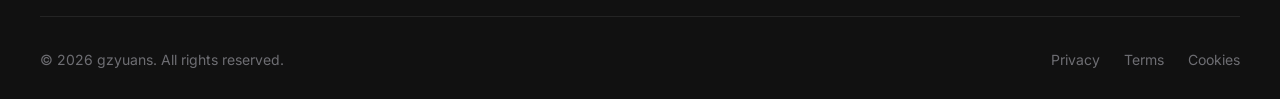
<file: privacy.html>
<!DOCTYPE html>
<html lang="en">
<head>
  <meta charset="UTF-8" />
  <meta name="viewport" content="width=device-width, initial-scale=1.0" />
  <meta name="description" content="Privacy policy — how gzyuans collects, uses, and protects your data. Short version: we collect almost nothing." />
  <meta name="theme-color" content="#0a0a0a" />
  <meta property="og:title" content="Privacy policy — gzyuans" />
  <meta property="og:description" content="How gzyuans handles your data." />
  <meta property="og:type" content="website" />
  <title>Privacy policy — gzyuans</title>

  <link rel="preconnect" href="https://fonts.googleapis.com" />
  <link rel="preconnect" href="https://fonts.gstatic.com" crossorigin />
  <link href="https://fonts.googleapis.com/css2?family=Inter:wght@400;500;600;700&family=Space+Grotesk:wght@500;600;700&family=JetBrains+Mono:wght@400;500&display=swap" rel="stylesheet" />
  <link rel="stylesheet" href="css/main.css" />
  <link rel="stylesheet" href="css/animations.css" />
  <link rel="stylesheet" href="css/pages.css" />
  <link rel="stylesheet" href="css/responsive.css" />
  <link rel="icon" type="image/svg+xml" href="data:image/svg+xml,%3Csvg xmlns='http://www.w3.org/2000/svg' viewBox='0 0 24 24' fill='none' stroke='%2300d4ff' stroke-width='2' stroke-linecap='round' stroke-linejoin='round'%3E%3Cpath d='M12 2L2 7l10 5 10-5-10-5z'/%3E%3Cpath d='M2 17l10 5 10-5'/%3E%3Cpath d='M2 12l10 5 10-5'/%3E%3C/svg%3E" />
</head>
<body>
  <div class="page-wrap">
    <header class="site-header">
      <div class="container">
        <nav class="nav" aria-label="Primary">
          <a href="index.html" class="nav-logo" aria-label="gzyuans home">
            <span class="nav-logo-mark">
              <svg viewBox="0 0 24 24" fill="none" stroke="url(#g)" stroke-width="2" stroke-linecap="round" stroke-linejoin="round" aria-hidden="true">
                <defs><linearGradient id="g" x1="0" y1="0" x2="1" y2="1"><stop offset="0%" stop-color="#00d4ff"/><stop offset="100%" stop-color="#7b61ff"/></linearGradient></defs>
                <path d="M12 2L2 7l10 5 10-5-10-5z"/><path d="M2 17l10 5 10-5"/><path d="M2 12l10 5 10-5"/>
              </svg>
            </span>
            <span>gzyuans</span>
          </a>
          <ul class="nav-list" id="navList">
            <li><a href="index.html" class="nav-link">Home</a></li>
            <li><a href="services.html" class="nav-link">Services</a></li>
            <li><a href="advantages.html" class="nav-link">Advantages</a></li>
            <li><a href="news.html" class="nav-link">News</a></li>
            <li><a href="contact.html" class="nav-link">Contact</a></li>
            <li><a href="contact.html" class="nav-cta magnetic">Get Started
              <svg width="14" height="14" viewBox="0 0 24 24" fill="none" stroke="currentColor" stroke-width="2" stroke-linecap="round" stroke-linejoin="round" aria-hidden="true"><path d="M5 12h14M13 5l7 7-7 7"/></svg>
            </a></li>
          </ul>
          <button class="nav-toggle" id="navToggle" aria-label="Toggle navigation" aria-expanded="false" aria-controls="navList">
            <span></span><span></span><span></span>
          </button>
        </nav>
      </div>
    </header>

    <main>
      <section class="legal-page">
        <div class="container">
          <div class="legal-layout">

            <aside class="legal-sidebar">
              <div class="legal-sidebar-title">On this page</div>
              <nav class="legal-toc" aria-label="Table of contents">
                <a href="#summary" class="active">1. Short version</a>
                <a href="#controller">2. Who we are</a>
                <a href="#scope">3. Scope of this policy</a>
                <a href="#what">4. What we collect</a>
                <a href="#how">5. How we collect it</a>
                <a href="#why">6. Why we collect it</a>
                <a href="#legal-basis">7. Legal basis (GDPR)</a>
                <a href="#retention">8. How long we keep it</a>
                <a href="#sharing">9. Who we share it with</a>
                <a href="#processors">10. Sub-processors</a>
                <a href="#transfers">11. International transfers</a>
                <a href="#cookies">12. Cookies & tracking</a>
                <a href="#ai">13. AI & machine learning</a>
                <a href="#rights">14. Your rights</a>
                <a href="#children">15. Children's privacy</a>
                <a href="#security">16. How we protect it</a>
                <a href="#breach">17. Breach notification</a>
                <a href="#changes">18. Changes to this policy</a>
                <a href="#complaints">19. Complaints & DPO</a>
                <a href="#contact">20. Contact us</a>
              </nav>
            </aside>

            <article class="legal-content">
              <span class="eyebrow">Legal</span>
              <h1>Privacy policy</h1>
              <div class="meta">Last updated · June 1, 2026 · Effective immediately · Version 3.0</div>

              <h2 id="summary">1. Short version</h2>
              <p><strong>We collect almost nothing.</strong> We don't use third-party analytics, advertising trackers, or session-replay tools. We don't sell, rent, or share personal data with anyone — for any reason. The only data we hold is what you give us directly (e.g. a contact form submission or an email thread), and we keep it only as long as we need to do the work you hired us for.</p>
              <p>Concretely, this means:</p>
              <ul>
                <li>We never share your data with advertisers, data brokers, or marketing platforms.</li>
                <li>We never use your data to train AI models — including our own.</li>
                <li>We never collect more data than we need for the specific purpose you contacted us about.</li>
                <li>We delete data on a strict schedule, even if you forget to ask.</li>
                <li>We don't fingerprint your browser or device, ever.</li>
              </ul>
              <p>The rest of this document spells out the details in plain language. If anything below is unclear, please email us at <a href="mailto:support@gzyuans.com">support@gzyuans.com</a> with the subject "Privacy question".</p>

              <h2 id="controller">2. Who we are</h2>
              <p>The data controller for this website and our services is:</p>
              <p>
                <strong>gzyuans, Lda.</strong><br/>
                Rua das Flores 42, 1200-194 Lisbon, Portugal<br/>
                VAT PT515678901<br/>
                Email: <a href="mailto:support@gzyuans.com">support@gzyuans.com</a>
              </p>
              <p>For data-protection questions specifically, you can also reach our Data Protection Officer (DPO) at the same address, with the subject line prefixed "DPO — ".</p>
              <p>If you are in the European Economic Area, the United Kingdom, or Switzerland, gzyuans, Lda. is the controller responsible for your personal data. If you are in California, we are the "business" under the CCPA/CPRA. If you are in Brazil, we are the "controlador" under the LGPD.</p>

              <h2 id="scope">3. Scope of this policy</h2>
              <p>This policy applies to:</p>
              <ul>
                <li>Your use of <a href="https://gzyuans.com/">gzyuans.com</a> and any subdomains (the "<strong>Site</strong>")</li>
                <li>Your communications with us by email, phone, video call, or any other channel</li>
                <li>Your participation in our events, surveys, or research</li>
                <li>Any professional services we provide to you under a Statement of Work</li>
              </ul>
              <p>It does <em>not</em> apply to third-party sites we link to. Those sites have their own policies, which we encourage you to read.</p>

              <h2 id="what">4. What we collect</h2>
              <p>The data we collect falls into four categories. We've tried to be exhaustive — if something is missing, that's because we don't collect it.</p>

              <h3>4.1 Data you give us</h3>
              <ul>
                <li>Information you submit through the contact form (name, email, company, message, optional budget and topic)</li>
                <li>Information you send us by email or messaging apps</li>
                <li>Information you share during a project kickoff, design review, research interview, or sales call (notes, recordings only with consent)</li>
                <li>Billing information (handled by our payment processor — we never see your card number)</li>
                <li>Files, code, designs, and other content you provide as part of an engagement</li>
              </ul>

              <h3>4.2 Data we collect automatically (minimal)</h3>
              <ul>
                <li><strong>Server logs</strong> — IP address, user agent, requested URL, response code, referrer, and timestamp. Kept for 30 days, then deleted automatically. Used only for security, abuse prevention, and debugging.</li>
                <li><strong>Aggregated, cookie-less analytics</strong> — We use <a href="https://plausible.io/" rel="noopener">Plausible Analytics</a> in cookieless mode, which counts page views without storing any personal identifiers. No cross-site tracking, no fingerprinting.</li>
                <li><strong>First-party preference storage</strong> — A small <code>localStorage</code> entry remembers UI state (e.g. "newsletter prompt dismissed") to avoid showing it again. You can clear this at any time.</li>
              </ul>

              <h3>4.3 Data we collect from third parties</h3>
              <p>Almost none. Specifically:</p>
              <ul>
                <li>If you book a call, the scheduling tool you use (typically Cal.com) shares your name, email, and the time slot with us</li>
                <li>If you sign in to a gated resource (e.g. a private beta), the authentication provider shares your verified email</li>
                <li>We do not enrich your profile with data from social networks, public databases, or any other source</li>
              </ul>

              <h3>4.4 Data we do <em>not</em> collect</h3>
              <p>This is the list we are most often asked about. We do not use, and we do not allow on our Site, any of the following:</p>
              <ul>
                <li>No third-party analytics (Google Analytics, Mixpanel, Amplitude, Heap, Segment, PostHog cloud, etc.)</li>
                <li>No advertising or marketing trackers (Meta Pixel, LinkedIn Insight, TikTok Pixel, X Pixel, etc.)</li>
                <li>No session replay or heatmap tools (Hotjar, FullStory, LogRocket, Microsoft Clarity, etc.)</li>
                <li>No A/B-testing tools that track users (Optimizely, VWO, etc.)</li>
                <li>No social-media embed scripts that fingerprint visitors</li>
                <li>No browser or device fingerprinting, ever</li>
                <li>No cross-site tracking, ever</li>
                <li>No retargeting, ever</li>
                <li>No "growth hacking" tools of any kind</li>
                <li>No third-party fonts loaded from external servers that could log your IP</li>
                <li>No third-party CAPTCHA services that sell data</li>
              </ul>

              <h2 id="how">5. How we collect it</h2>
              <ul>
                <li>Directly from you, when you fill in a form, send us an email, or talk to us on a call</li>
                <li>Automatically, through the server logs and aggregated analytics described above</li>
                <li>Through the authentication provider when you sign in to a gated resource</li>
              </ul>
              <p>We do not use cookies for tracking. We do not use pixel tags. We do not use web beacons from third parties.</p>

              <h2 id="why">6. Why we collect it</h2>
              <p>Every piece of data we collect has a specific purpose. If we cannot articulate the purpose, we don't collect it.</p>
              <ul>
                <li><strong>Contact form submissions</strong> — to respond to your inquiry and, if relevant, prepare a proposal</li>
                <li><strong>Project data</strong> — to deliver the services you hired us to provide</li>
                <li><strong>Server logs</strong> — to keep the Site secure, prevent abuse, and debug issues</li>
                <li><strong>Aggregated analytics</strong> — to understand which pages are useful and which aren't, so we can improve them</li>
                <li><strong>Email correspondence</strong> — to communicate with you about an existing or potential engagement</li>
                <li><strong>Billing data</strong> — to issue invoices and meet our tax obligations</li>
              </ul>

              <h2 id="legal-basis">7. Legal basis for processing (GDPR)</h2>
              <p>If you are in the EEA, UK, or Switzerland, we process your personal data on the following legal bases under Article 6 of the GDPR:</p>
              <ul>
                <li><strong>Performance of a contract</strong> (Art. 6(1)(b)) — when you hire us for a project, we process the data needed to deliver it</li>
                <li><strong>Pre-contractual steps</strong> (Art. 6(1)(b)) — when you ask us to prepare a proposal or quote</li>
                <li><strong>Legitimate interests</strong> (Art. 6(1)(f)) — for basic server logs, security, fraud prevention, and aggregated analytics. We have balanced these interests against your rights and freedoms and concluded they do not override them</li>
                <li><strong>Legal obligation</strong> (Art. 6(1)(c)) — for tax, accounting, and other statutory record-keeping</li>
                <li><strong>Consent</strong> (Art. 6(1)(a)) — for anything optional, such as newsletter subscriptions or call recording. You can withdraw consent at any time, without affecting the lawfulness of prior processing</li>
              </ul>
              <p>If we ever process your data on a basis you don't recognise, we will explain it to you in writing before processing begins.</p>

              <h2 id="retention">8. How long we keep it</h2>
              <p>We keep data only as long as we need it. After that, we delete or fully anonymise it.</p>
              <ul>
                <li><strong>Contact form submissions:</strong> 24 months from your last interaction with us, after which we delete or fully anonymise them. We do this even if you don't ask.</li>
                <li><strong>Newsletter subscriptions:</strong> until you unsubscribe. One-click unsubscribe is in every email.</li>
                <li><strong>Project data and correspondence:</strong> duration of the engagement + 7 years (for tax, accounting, and contractual record-keeping obligations under Portuguese law). After 7 years, we delete or fully anonymise.</li>
                <li><strong>Server logs:</strong> 30 days, then automatically deleted.</li>
                <li><strong>Aggregated analytics:</strong> indefinitely, but with no personal identifiers. These are statistics, not data about you.</li>
                <li><strong>Billing records:</strong> 10 years, as required by Portuguese tax law (Código do IRS / Código do IRC).</li>
                <li><strong>Backups:</strong> 30 days, then overwritten. Backups are encrypted and stored in a separate region.</li>
                <li><strong>Recruitment data</strong> (if you apply to work with us): 6 months from the end of the recruitment process, unless you ask us to keep it longer.</li>
              </ul>
              <p>If you ask us to delete your data sooner, we will (subject to the legal retention obligations above).</p>

              <h2 id="sharing">9. Who we share it with</h2>
              <p>Almost no one. Specifically, we do <strong>not</strong> share your data with:</p>
              <ul>
                <li>Advertisers or ad networks</li>
                <li>Data brokers</li>
                <li>Social media platforms</li>
                <li>Marketing automation tools</li>
                <li>AI training pipelines (yours or anyone else's)</li>
                <li>Anyone else, unless you specifically ask us to</li>
              </ul>
              <p>We do share your data with the limited set of sub-processors listed in section 10, and only to the extent necessary for them to provide their services to us. Each is bound by a written data-processing agreement that limits their use of your data to the specific purpose we instruct.</p>
              <p>We may also disclose your data if required by law (e.g. a valid court order) or to protect our legal rights, but we will challenge overly broad requests and notify you where legally permitted.</p>

              <h2 id="processors">10. Sub-processors</h2>
              <p>We use a small number of carefully vetted sub-processors. We notify you of changes at least 30 days in advance, and you may object to a new sub-processor on reasonable grounds.</p>
              <ul>
                <li><strong>Hosting (Site):</strong> Vercel, Inc. — Frankfurt, Germany region</li>
                <li><strong>Email:</strong> Fastmail Pty Ltd — Australia (we use their EU-data-residency option where available)</li>
                <li><strong>Payment processing:</strong> Stripe Payments Europe Ltd — Ireland</li>
                <li><strong>Scheduling (optional):</strong> Cal.com, Inc. — self-hosted or EU region</li>
                <li><strong>Analytics (cookieless, aggregated):</strong> Plausible Insights OÜ — Estonia, EU-hosted</li>
                <li><strong>Document signing (optional):</strong> DocuSign Ireland Operations Ltd — Ireland</li>
                <li><strong>Customer support tooling:</strong> A self-hosted instance of a help-desk tool, EU region</li>
                <li><strong>Accountants & legal counsel:</strong> As required, all under professional privilege and confidentiality</li>
              </ul>
              <p>For a current, always-up-to-date list with links to each sub-processor's DPA, see <a href="https://gzyuans.com/sub-processors" rel="noopener">gzyuans.com/sub-processors</a>.</p>

              <h2 id="transfers">11. International data transfers</h2>
              <p>Some of our sub-processors are based outside the EEA. When we transfer your data internationally, we rely on one of the following safeguards:</p>
              <ul>
                <li><strong>Adequacy decisions</strong> — the European Commission has determined that the destination country provides an adequate level of data protection (e.g. the UK, Switzerland, Japan, New Zealand, Canada for commercial organisations)</li>
                <li><strong>Standard Contractual Clauses (SCCs)</strong> — the 2021 EU SCCs, with a transfer impact assessment where required, plus supplementary technical and organisational measures</li>
                <li><strong>Explicit consent</strong> — for occasional, specific transfers where none of the above apply</li>
              </ul>
              <p>You can request a copy of the safeguards we rely on for a specific transfer by emailing <a href="mailto:support@gzyuans.com">support@gzyuans.com</a>.</p>

              <h2 id="cookies">12. Cookies & tracking</h2>
              <p>This website does not set any marketing, advertising, or cross-site tracking cookies. The only browser storage we use is:</p>
              <ul>
                <li>A first-party <em>preference</em> entry in <code>localStorage</code> (e.g. to remember that you've dismissed the newsletter prompt) — purely functional, no third parties, no expiry</li>
                <li>Optional authentication cookies if you sign in to a gated resource — strictly necessary, set by the authentication provider, deleted when you sign out</li>
              </ul>
              <p>You can clear all of this at any time from your browser settings. We do not honour "Do Not Track" signals separately because we don't track you in the first place.</p>
              <p>For our EU visitors: under the ePrivacy Directive, the storage we use is either strictly necessary (exempt from consent) or set only with your explicit consent. We do not set non-essential storage without consent.</p>

              <h2 id="ai">13. AI & machine learning</h2>
              <p>This section is important and explicit:</p>
              <ul>
                <li><strong>We never use your data to train AI models.</strong> Not our models, not anyone else's models, not "anonymised" derivatives of your data.</li>
                <li><strong>We never feed your data to public AI services</strong> (ChatGPT, Claude, Gemini, etc.) unless you have explicitly asked us to and confirmed in writing that the data is suitable for that use.</li>
                <li>When we use AI-assisted tooling in our own work, we use self-hosted or enterprise-tier configurations where training on inputs is contractually disabled.</li>
                <li>If we develop AI features for you as part of an engagement, the data handling is governed by the Statement of Work for that project — not by this section.</li>
              </ul>

              <h2 id="rights">14. Your rights</h2>
              <p>Under the GDPR, the UK GDPR, the LGPD, the CCPA/CPRA, and equivalent laws, you have the right to:</p>
              <ul>
                <li><strong>Access</strong> the personal data we hold about you (Art. 15 GDPR)</li>
                <li><strong>Rectification</strong> of inaccurate or incomplete data (Art. 16 GDPR)</li>
                <li><strong>Erasure</strong> ("right to be forgotten") (Art. 17 GDPR)</li>
                <li><strong>Restriction</strong> of processing in certain circumstances (Art. 18 GDPR)</li>
                <li><strong>Data portability</strong> — receive your data in a structured, machine-readable format (Art. 20 GDPR)</li>
                <li><strong>Object</strong> to processing based on legitimate interests (Art. 21 GDPR)</li>
                <li><strong>Withdraw consent</strong> at any time, where processing is based on consent (Art. 7(3) GDPR)</li>
                <li><strong>Lodge a complaint</strong> with your local data protection authority</li>
                <li><strong>Not be subject to a decision based solely on automated processing</strong> (Art. 22 GDPR) — we don't do this anyway</li>
              </ul>
              <p><strong>California residents</strong> additionally have the right to know what categories of personal information we collect, to delete it, to opt out of any "sale" (we don't sell), and to non-discrimination. Shine the Light requests can be sent to <a href="mailto:support@gzyuans.com">support@gzyuans.com</a>.</p>
              <p><strong>Brazilian residents</strong> have the rights set out in Art. 18 of the LGPD, which broadly mirror the GDPR.</p>
              <p>To exercise any of these rights, email <a href="mailto:support@gzyuans.com">support@gzyuans.com</a> with the subject "Data request — [your name]". We respond within 30 days, usually much faster (typically within 5 business days). We may need to verify your identity before acting on a request, to prevent disclosure to the wrong person.</p>

              <h2 id="children">15. Children's privacy</h2>
              <p>Our Site and services are not directed to children under 16, and we do not knowingly collect personal data from children. If you believe we have collected data from a child, please email <a href="mailto:support@gzyuans.com">support@gzyuans.com</a> and we will delete it promptly.</p>

              <h2 id="security">16. How we protect it</h2>
              <p>We take security seriously. The data we hold is protected by a layered set of technical and organisational measures:</p>

              <h3>16.1 Technical measures</h3>
              <ul>
                <li><strong>TLS 1.3</strong> for all data in transit (with HSTS preloaded)</li>
                <li><strong>AES-256</strong> encryption for all data at rest</li>
                <li><strong>Hardware security keys (FIDO2)</strong> for all production access — no passwords, no SMS 2FA, no push prompts</li>
                <li><strong>Single Sign-On with mandatory MFA</strong> for all internal tools</li>
                <li><strong>Principle of least privilege</strong> — team members only get access to the data they need for their role</li>
                <li><strong>Encrypted, air-gapped backups</strong> retained for 30 days, stored in a separate geographic region</li>
                <li><strong>Dependency scanning</strong> on every commit, with automated alerts for known vulnerabilities</li>
                <li><strong>Quarterly third-party penetration tests</strong> of all production systems</li>
                <li><strong>Continuous monitoring</strong> with alerting on anomalous access patterns</li>
              </ul>

              <h3>16.2 Organisational measures</h3>
              <ul>
                <li><strong>Background checks</strong> for all team members before they access production data</li>
                <li><strong>Annual security training</strong> for the entire team, including phishing simulations</li>
                <li><strong>Documented incident response plan</strong> with quarterly tabletop exercises</li>
                <li><strong>Vendor risk assessments</strong> before onboarding any new sub-processor</li>
                <li><strong>Data Processing Agreements</strong> with every sub-processor</li>
                <li><strong>Privacy by Design</strong> review for every new feature or system before it ships</li>
              </ul>

              <h2 id="breach">17. Personal data breach notification</h2>
              <p>If we become aware of a personal data breach that is likely to result in a high risk to your rights and freedoms, we will:</p>
              <ul>
                <li>Notify the relevant supervisory authority within 72 hours of becoming aware of the breach, where feasible (Art. 33 GDPR)</li>
                <li>Notify affected individuals without undue delay where the breach is likely to result in a high risk to their rights (Art. 34 GDPR)</li>
                <li>Document all breaches, including the facts, effects, and remedial actions taken (Art. 5(2) GDPR)</li>
              </ul>
              <p>Our definition of "becoming aware" is conservative — once any team member is aware, the clock starts. We do not wait until the full scope is known before starting the notification process.</p>

              <h2 id="changes">18. Changes to this policy</h2>
              <p>We may update this policy from time to time. When we do:</p>
              <ul>
                <li>We will post the updated policy on this page with a new "Last updated" date and a version number</li>
                <li>For material changes, we will display a banner on the Site for at least 30 days</li>
                <li>For significant changes that affect your rights, we will email active clients and newsletter subscribers, and where required by law, request renewed consent</li>
                <li>A changelog of material revisions is available on request</li>
              </ul>
              <p>Your continued use of the Site after a change constitutes acceptance of the updated policy. If you do not accept the updated policy, please stop using the Site and contact us to delete your data.</p>

              <h2 id="complaints">19. Complaints & supervisory authority</h2>
              <p>If you believe we have not handled your personal data properly, we encourage you to contact us first at <a href="mailto:support@gzyuans.com">support@gzyuans.com</a> so we can try to resolve the issue directly.</p>
              <p>You also have the right to lodge a complaint with a data protection authority. Our lead supervisory authority is:</p>
              <p>
                <strong>Comissão Nacional de Proteção de Dados (CNPD)</strong><br/>
                Av. D. Carlos I, 134 - 1.º, 1200-651 Lisbon, Portugal<br/>
                Phone: +351 21 392 84 00<br/>
                Website: <a href="https://www.cnpd.pt/" rel="noopener">www.cnpd.pt</a>
              </p>
              <p>If you are in another EU country, you can lodge a complaint with your local data protection authority. We will cooperate fully with any investigation.</p>

              <h2 id="contact">20. Contact us</h2>
              <p>For anything privacy-related, reach out to:</p>
              <p>
                <strong>gzyuans, Lda. · Data Protection</strong><br/>
                Rua das Flores 42, 1200-194 Lisbon, Portugal<br/>
                Email: <a href="mailto:support@gzyuans.com">support@gzyuans.com</a><br/>
                Subject prefix: <em>Privacy — </em> (or <em>DPO — </em> for the Data Protection Officer)
              </p>
              <p>We aim to acknowledge all privacy requests within <strong>5 business days</strong> and resolve them within <strong>30 calendar days</strong>, in line with Art. 12(3) GDPR. If we need more time, we will tell you why and when you can expect a response.</p>
              <p style="margin-top: 3rem; padding-top: 2rem; border-top: 1px solid var(--color-border); font-size: 0.875rem; color: var(--color-text-muted);">
                <strong>Document versions:</strong> v1.0 published April 2022. v2.0 published September 2024 (added sub-processor list and breach notification). v3.0 published June 2026 (added AI section, California/Brazilian rights, expanded retention and security sections).<br/>
                <strong>Languages:</strong> This policy is published in English. In case of conflict with a translated version, the English version prevails.
              </p>
            </article>

          </div>
        </div>
      </section>
    </main>

    <footer class="site-footer">
      <div class="container">
        <div class="footer-grid">
          <div class="footer-brand">
            <a href="index.html" class="nav-logo" aria-label="gzyuans home">
              <span class="nav-logo-mark">
                <svg viewBox="0 0 24 24" fill="none" stroke="url(#gf)" stroke-width="2" stroke-linecap="round" stroke-linejoin="round" aria-hidden="true">
                  <defs><linearGradient id="gf" x1="0" y1="0" x2="1" y2="1"><stop offset="0%" stop-color="#00d4ff"/><stop offset="100%" stop-color="#7b61ff"/></linearGradient></defs>
                  <path d="M12 2L2 7l10 5 10-5-10-5z"/><path d="M2 17l10 5 10-5"/><path d="M2 12l10 5 10-5"/>
                </svg>
              </span>
              <span>gzyuans</span>
            </a>
            <p>Privacy-first design and engineering studio. Quietly building software that respects attention, data, and craft.</p>
            <div class="footer-social">
              <a href="#" aria-label="Twitter / X"><svg viewBox="0 0 24 24" fill="currentColor" aria-hidden="true"><path d="M18.244 2H21l-6.55 7.49L22 22h-6.79l-4.74-6.21L4.8 22H2l7.01-8.02L2 2h6.91l4.3 5.69L18.24 2zm-2.38 18h1.86L7.27 4H5.3l10.56 16z"/></svg></a>
              <a href="#" aria-label="GitHub"><svg viewBox="0 0 24 24" fill="currentColor" aria-hidden="true"><path d="M12 0C5.37 0 0 5.37 0 12c0 5.3 3.44 9.8 8.21 11.39.6.11.82-.26.82-.58 0-.29-.01-1.05-.02-2.05-3.34.72-4.04-1.61-4.04-1.61-.55-1.39-1.34-1.76-1.34-1.76-1.09-.74.08-.73.08-.73 1.2.08 1.84 1.24 1.84 1.24 1.07 1.83 2.81 1.3 3.5 1 .11-.78.42-1.3.76-1.6-2.66-.3-5.47-1.33-5.47-5.93 0-1.31.47-2.38 1.24-3.22-.12-.3-.54-1.52.12-3.18 0 0 1.01-.32 3.3 1.23.96-.27 1.98-.4 3-.4s2.04.13 3 .4c2.28-1.55 3.29-1.23 3.29-1.23.66 1.66.24 2.88.12 3.18.77.84 1.24 1.91 1.24 3.22 0 4.61-2.81 5.62-5.48 5.92.43.37.81 1.1.81 2.22 0 1.6-.01 2.89-.01 3.29 0 .32.22.7.83.58A12.01 12.01 0 0 0 24 12c0-6.63-5.37-12-12-12z"/></svg></a>
              <a href="#" aria-label="LinkedIn"><svg viewBox="0 0 24 24" fill="currentColor" aria-hidden="true"><path d="M20.45 20.45h-3.55v-5.57c0-1.33-.03-3.04-1.85-3.04-1.85 0-2.13 1.45-2.13 2.94v5.67H9.36V9h3.41v1.56h.05c.47-.9 1.64-1.85 3.37-1.85 3.6 0 4.27 2.37 4.27 5.46v6.28zM5.34 7.43a2.06 2.06 0 1 1 0-4.12 2.06 2.06 0 0 1 0 4.12zM7.12 20.45H3.56V9h3.56v11.45zM22.22 0H1.77C.79 0 0 .77 0 1.72v20.56C0 23.23.79 24 1.77 24h20.45C23.2 24 24 23.23 24 22.28V1.72C24 .77 23.2 0 22.22 0z"/></svg></a>
              <a href="#" aria-label="Dribbble"><svg viewBox="0 0 24 24" fill="none" stroke="currentColor" stroke-width="2" stroke-linecap="round" stroke-linejoin="round" aria-hidden="true"><circle cx="12" cy="12" r="10"/><path d="M8.56 2.75c4.37 6.03 6.02 9.42 8.03 17.72M21.54 15.32c-4.62-1.51-12.66-2.18-18.04 1.07M3.84 7.46c5.4 2.04 12.81 2.34 17.66-.96"/></svg></a>
            </div>
          </div>
          <div class="footer-col">
            <h4>Studio</h4>
            <ul>
              <li><a href="services.html">Services</a></li>
              <li><a href="advantages.html">Advantages</a></li>
              <li><a href="news.html">News</a></li>
              <li><a href="contact.html">Contact</a></li>
            </ul>
          </div>
          <div class="footer-col">
            <h4>Resources</h4>
            <ul>
              <li><a href="news.html">Articles</a></li>
              <li><a href="news.html">Releases</a></li>
              <li><a href="news.html">Engineering notes</a></li>
              <li><a href="contact.html">Press kit</a></li>
            </ul>
          </div>
          <div class="footer-col">
            <h4>Newsletter</h4>
            <p style="font-size: 0.9375rem; margin-bottom: 1rem;">Quarterly notes on craft, privacy, and what we're building.</p>
            <form data-newsletter style="display:flex; gap: 0.5rem;">
              <input type="email" required placeholder="you@domain.com" class="form-input" style="padding: 0.625rem 0.875rem; font-size: 0.875rem;" />
              <button type="submit" class="btn btn-primary magnetic" style="padding: 0.625rem 1rem; font-size: 0.875rem;">Join</button>
            </form>
          </div>
        </div>
        <div class="footer-bottom">
          <span>© <span data-year>2026</span> gzyuans. All rights reserved.</span>
          <div class="footer-bottom-links">
            <a href="privacy.html">Privacy</a>
            <a href="terms.html">Terms</a>
            <a href="privacy.html#cookies">Cookies</a>
          </div>
        </div>
      </div>
    </footer>
  </div>

  <script src="js/main.js" defer></script>
  <script src="js/animations.js" defer></script>
</body>
</html>
</file>
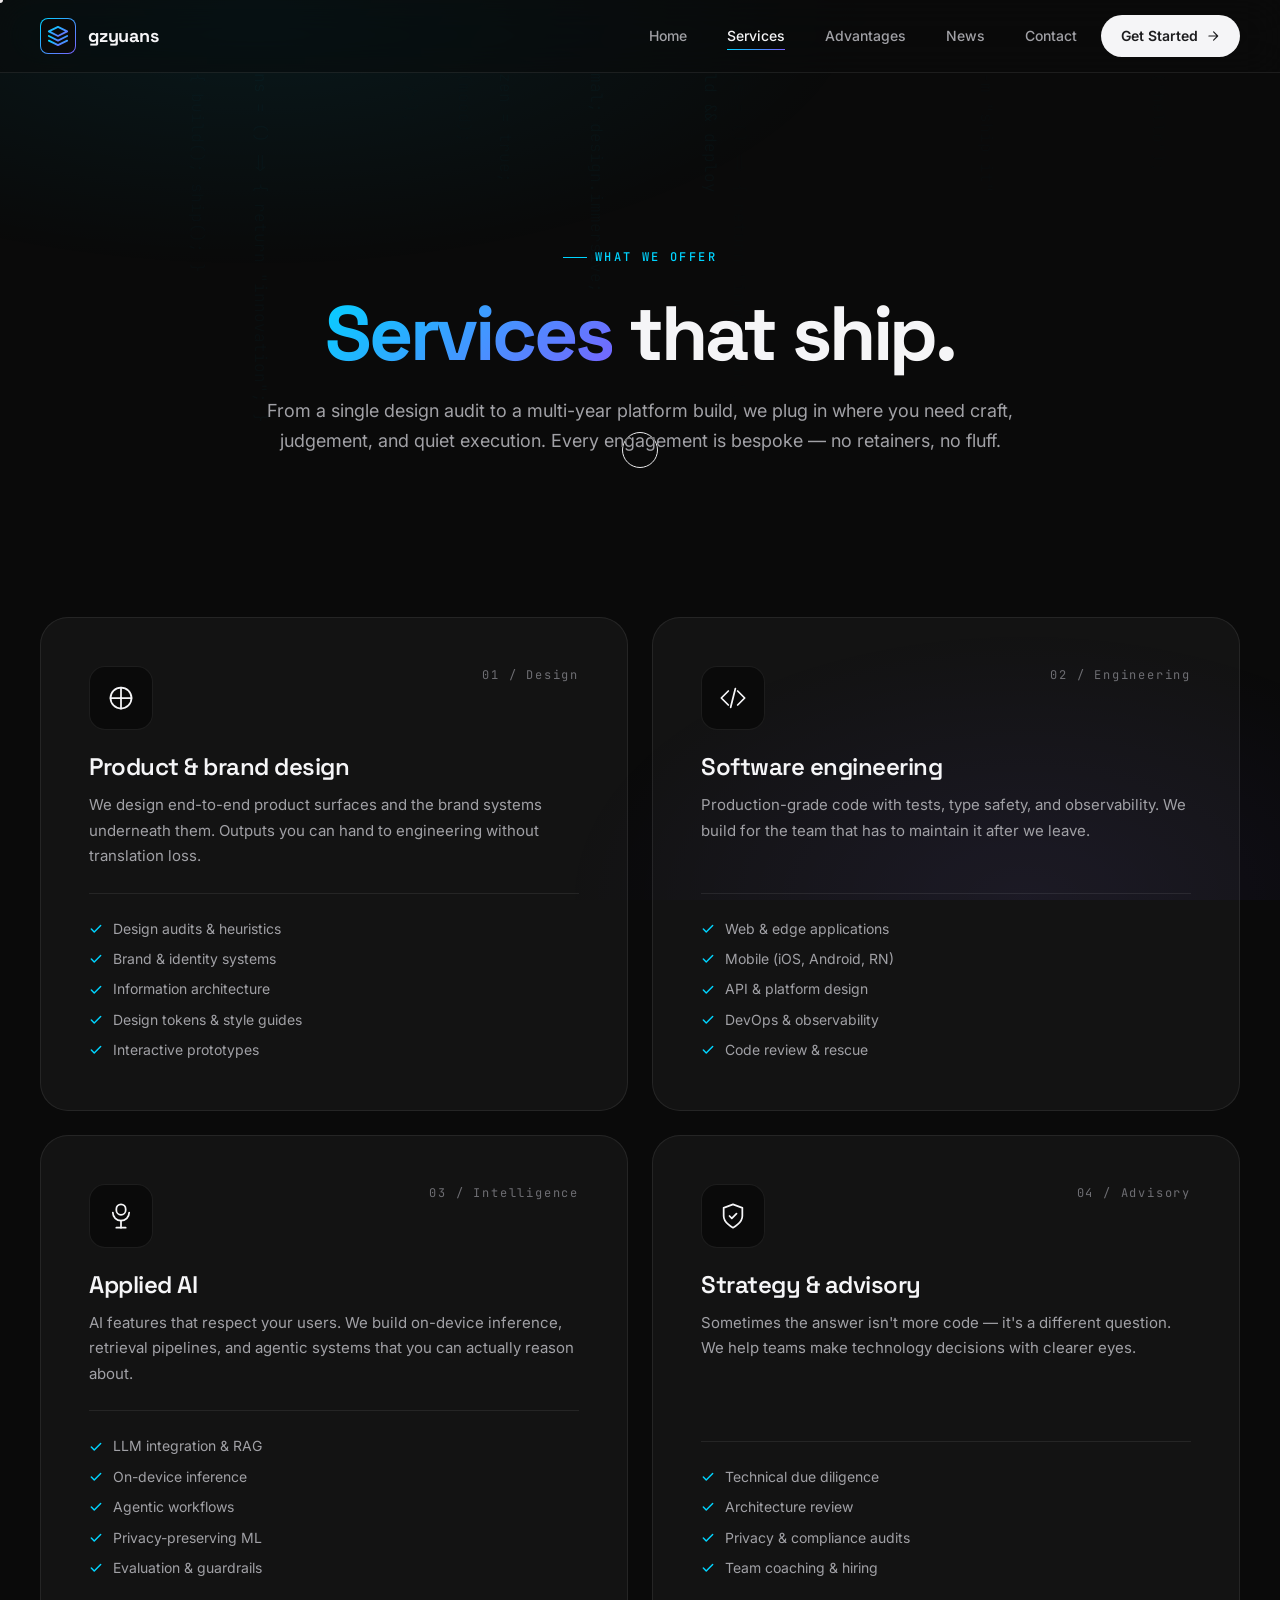
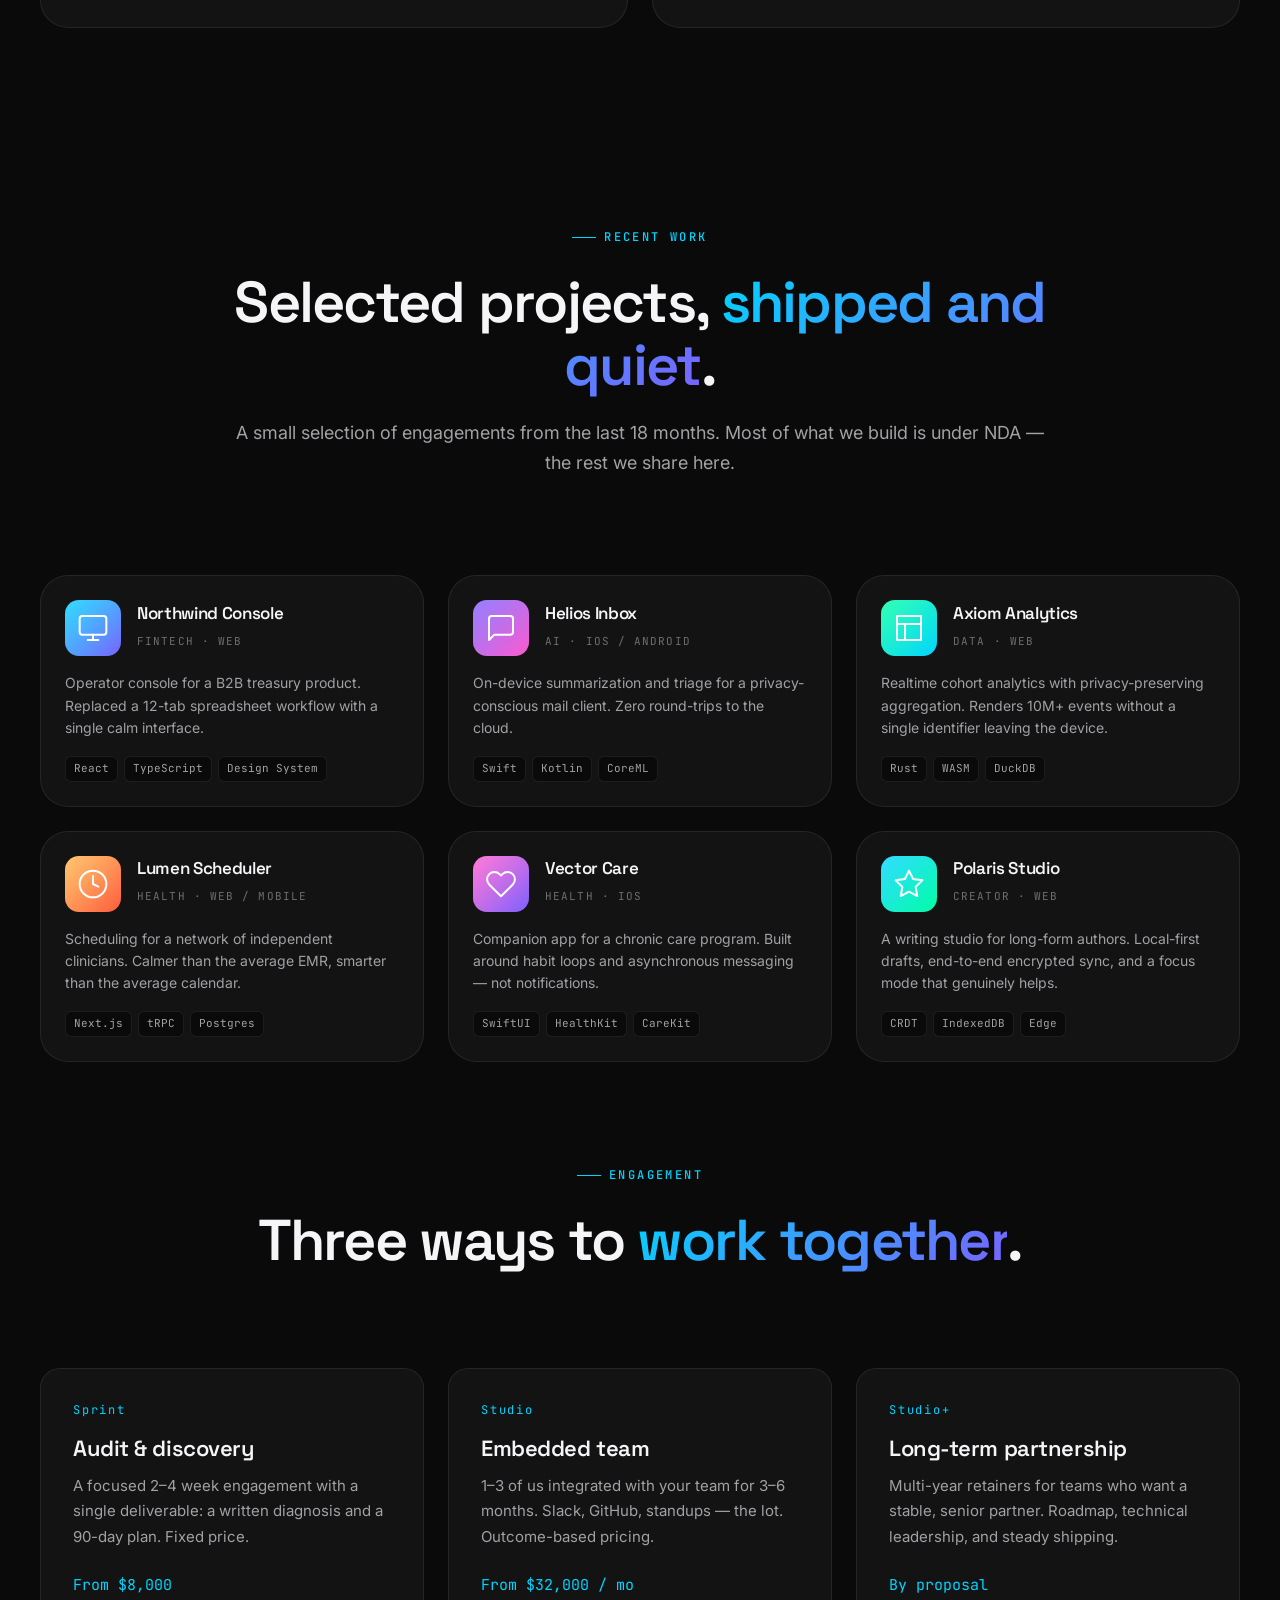
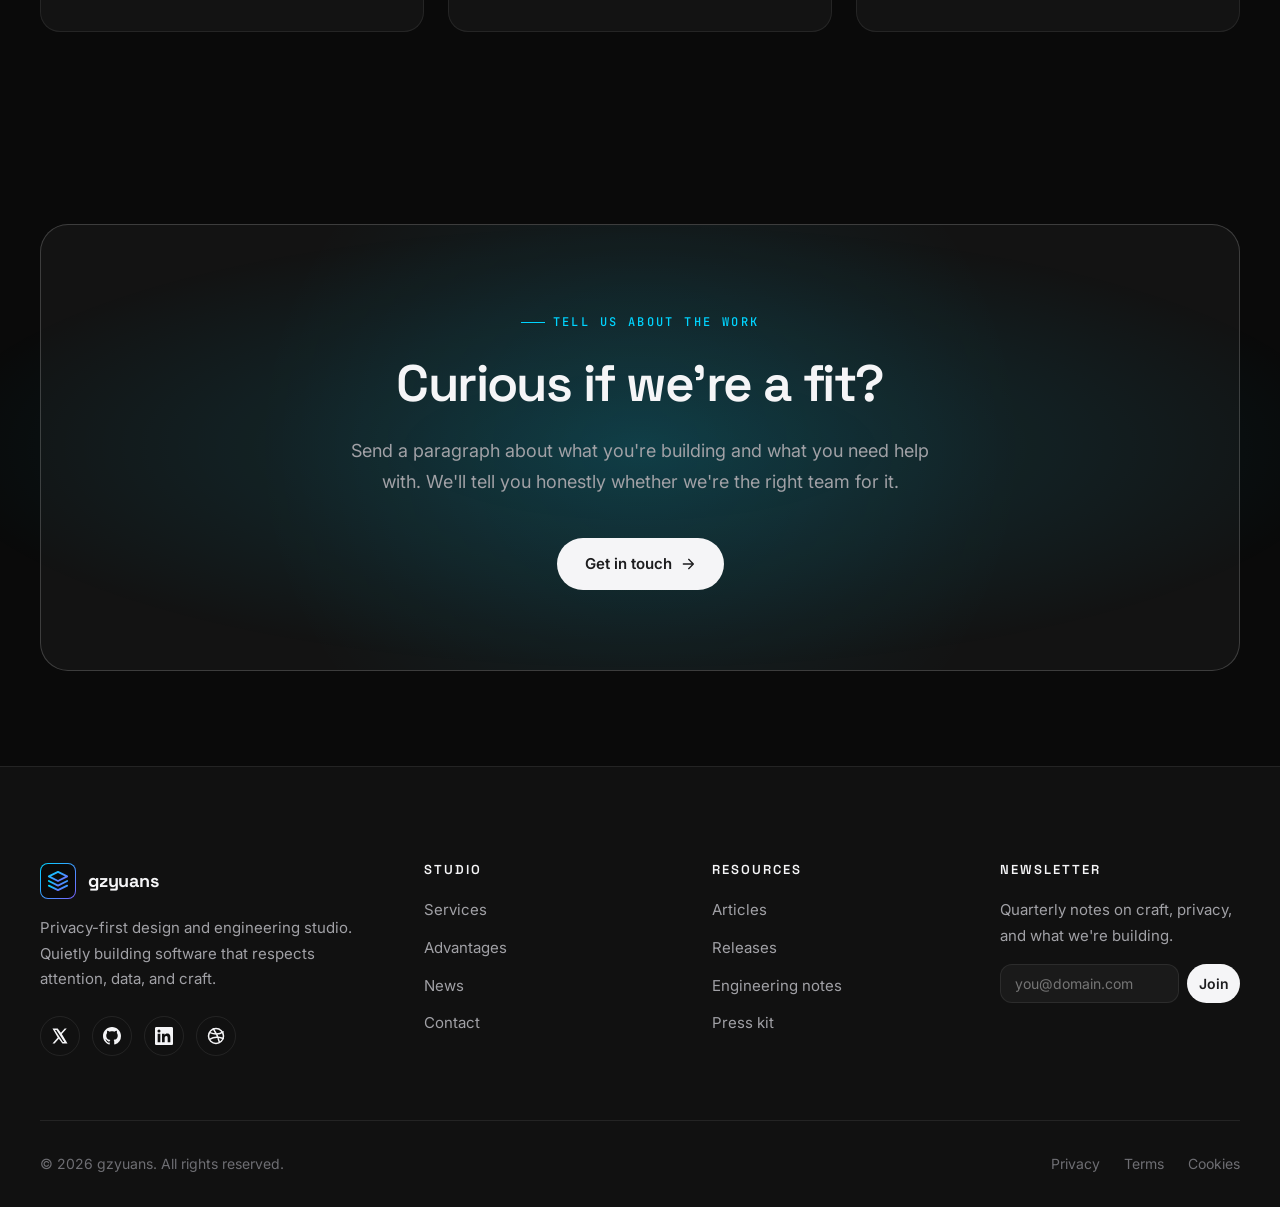
<file: services.html>
<!DOCTYPE html>
<html lang="en">
<head>
  <meta charset="UTF-8" />
  <meta name="viewport" content="width=device-width, initial-scale=1.0" />
  <meta name="description" content="Services — gzyuans offers product design, software engineering, and applied AI services for teams that care about craft, privacy, and clarity." />
  <meta name="theme-color" content="#0a0a0a" />
  <meta property="og:title" content="Services — gzyuans" />
  <meta property="og:description" content="Product design, software engineering, and applied AI services." />
  <meta property="og:type" content="website" />
  <title>Services — gzyuans</title>

  <link rel="preconnect" href="https://fonts.googleapis.com" />
  <link rel="preconnect" href="https://fonts.gstatic.com" crossorigin />
  <link href="https://fonts.googleapis.com/css2?family=Inter:wght@400;500;600;700&family=Space+Grotesk:wght@500;600;700&family=JetBrains+Mono:wght@400;500&display=swap" rel="stylesheet" />

  <link rel="stylesheet" href="css/main.css" />
  <link rel="stylesheet" href="css/animations.css" />
  <link rel="stylesheet" href="css/pages.css" />
  <link rel="stylesheet" href="css/responsive.css" />

  <link rel="icon" type="image/svg+xml" href="data:image/svg+xml,%3Csvg xmlns='http://www.w3.org/2000/svg' viewBox='0 0 24 24' fill='none' stroke='%2300d4ff' stroke-width='2' stroke-linecap='round' stroke-linejoin='round'%3E%3Cpath d='M12 2L2 7l10 5 10-5-10-5z'/%3E%3Cpath d='M2 17l10 5 10-5'/%3E%3Cpath d='M2 12l10 5 10-5'/%3E%3C/svg%3E" />
</head>
<body>
  <div class="page-wrap">

    <!-- ===== Header ===== -->
    <header class="site-header">
      <div class="container">
        <nav class="nav" aria-label="Primary">
          <a href="index.html" class="nav-logo" aria-label="gzyuans home">
            <span class="nav-logo-mark">
              <svg viewBox="0 0 24 24" fill="none" stroke="url(#g)" stroke-width="2" stroke-linecap="round" stroke-linejoin="round" aria-hidden="true">
                <defs><linearGradient id="g" x1="0" y1="0" x2="1" y2="1"><stop offset="0%" stop-color="#00d4ff"/><stop offset="100%" stop-color="#7b61ff"/></linearGradient></defs>
                <path d="M12 2L2 7l10 5 10-5-10-5z"/><path d="M2 17l10 5 10-5"/><path d="M2 12l10 5 10-5"/>
              </svg>
            </span>
            <span>gzyuans</span>
          </a>
          <ul class="nav-list" id="navList">
            <li><a href="index.html" class="nav-link">Home</a></li>
            <li><a href="services.html" class="nav-link active">Services</a></li>
            <li><a href="advantages.html" class="nav-link">Advantages</a></li>
            <li><a href="news.html" class="nav-link">News</a></li>
            <li><a href="contact.html" class="nav-link">Contact</a></li>
            <li><a href="contact.html" class="nav-cta magnetic">Get Started
              <svg width="14" height="14" viewBox="0 0 24 24" fill="none" stroke="currentColor" stroke-width="2" stroke-linecap="round" stroke-linejoin="round" aria-hidden="true"><path d="M5 12h14M13 5l7 7-7 7"/></svg>
            </a></li>
          </ul>
          <button class="nav-toggle" id="navToggle" aria-label="Toggle navigation" aria-expanded="false" aria-controls="navList">
            <span></span><span></span><span></span>
          </button>
        </nav>
      </div>
    </header>

    <main>
      <!-- ===== Hero ===== -->
      <section class="services-hero">
        <div class="hero-bg" aria-hidden="true">
          <div class="code-rain" data-count="10"></div>
        </div>
        <div class="container">
          <div class="section-header reveal">
            <span class="eyebrow">What we offer</span>
            <h1><span class="gradient-text">Services</span> that ship.</h1>
            <p>From a single design audit to a multi-year platform build, we plug in where you need craft, judgement, and quiet execution. Every engagement is bespoke — no retainers, no fluff.</p>
          </div>
        </div>
      </section>

      <!-- ===== Services Grid ===== -->
      <section class="container" style="padding-top: 0; padding-bottom: 6rem;">
        <div class="services-grid stagger">

          <article class="service-card" id="design" data-tilt>
            <div class="service-card-header">
              <div class="service-card-icon">
                <svg viewBox="0 0 24 24" fill="none" stroke="currentColor" stroke-width="1.5" stroke-linecap="round" stroke-linejoin="round" aria-hidden="true">
                  <circle cx="12" cy="12" r="9"/><path d="M12 3v18M3 12h18"/>
                </svg>
              </div>
              <span class="service-card-num">01 / Design</span>
            </div>
            <h3>Product & brand design</h3>
            <p>We design end-to-end product surfaces and the brand systems underneath them. Outputs you can hand to engineering without translation loss.</p>
            <ul class="service-card-features">
              <li><svg viewBox="0 0 24 24" fill="none" stroke="currentColor" stroke-width="2.5" stroke-linecap="round" stroke-linejoin="round"><polyline points="20 6 9 17 4 12"/></svg> Design audits & heuristics</li>
              <li><svg viewBox="0 0 24 24" fill="none" stroke="currentColor" stroke-width="2.5" stroke-linecap="round" stroke-linejoin="round"><polyline points="20 6 9 17 4 12"/></svg> Brand & identity systems</li>
              <li><svg viewBox="0 0 24 24" fill="none" stroke="currentColor" stroke-width="2.5" stroke-linecap="round" stroke-linejoin="round"><polyline points="20 6 9 17 4 12"/></svg> Information architecture</li>
              <li><svg viewBox="0 0 24 24" fill="none" stroke="currentColor" stroke-width="2.5" stroke-linecap="round" stroke-linejoin="round"><polyline points="20 6 9 17 4 12"/></svg> Design tokens & style guides</li>
              <li><svg viewBox="0 0 24 24" fill="none" stroke="currentColor" stroke-width="2.5" stroke-linecap="round" stroke-linejoin="round"><polyline points="20 6 9 17 4 12"/></svg> Interactive prototypes</li>
            </ul>
          </article>

          <article class="service-card" id="engineering" data-tilt>
            <div class="service-card-header">
              <div class="service-card-icon">
                <svg viewBox="0 0 24 24" fill="none" stroke="currentColor" stroke-width="1.5" stroke-linecap="round" stroke-linejoin="round" aria-hidden="true">
                  <polyline points="16 18 22 12 16 6"/><polyline points="8 6 2 12 8 18"/><line x1="14" y1="4" x2="10" y2="20"/>
                </svg>
              </div>
              <span class="service-card-num">02 / Engineering</span>
            </div>
            <h3>Software engineering</h3>
            <p>Production-grade code with tests, type safety, and observability. We build for the team that has to maintain it after we leave.</p>
            <ul class="service-card-features">
              <li><svg viewBox="0 0 24 24" fill="none" stroke="currentColor" stroke-width="2.5" stroke-linecap="round" stroke-linejoin="round"><polyline points="20 6 9 17 4 12"/></svg> Web & edge applications</li>
              <li><svg viewBox="0 0 24 24" fill="none" stroke="currentColor" stroke-width="2.5" stroke-linecap="round" stroke-linejoin="round"><polyline points="20 6 9 17 4 12"/></svg> Mobile (iOS, Android, RN)</li>
              <li><svg viewBox="0 0 24 24" fill="none" stroke="currentColor" stroke-width="2.5" stroke-linecap="round" stroke-linejoin="round"><polyline points="20 6 9 17 4 12"/></svg> API & platform design</li>
              <li><svg viewBox="0 0 24 24" fill="none" stroke="currentColor" stroke-width="2.5" stroke-linecap="round" stroke-linejoin="round"><polyline points="20 6 9 17 4 12"/></svg> DevOps & observability</li>
              <li><svg viewBox="0 0 24 24" fill="none" stroke="currentColor" stroke-width="2.5" stroke-linecap="round" stroke-linejoin="round"><polyline points="20 6 9 17 4 12"/></svg> Code review & rescue</li>
            </ul>
          </article>

          <article class="service-card" id="ai" data-tilt>
            <div class="service-card-header">
              <div class="service-card-icon">
                <svg viewBox="0 0 24 24" fill="none" stroke="currentColor" stroke-width="1.5" stroke-linecap="round" stroke-linejoin="round" aria-hidden="true">
                  <path d="M12 2a4 4 0 0 0-4 4v1a4 4 0 1 0 8 0V6a4 4 0 0 0-4-4z"/>
                  <path d="M5 9a7 7 0 0 0 14 0"/><line x1="12" y1="16" x2="12" y2="22"/><line x1="8" y1="22" x2="16" y2="22"/>
                </svg>
              </div>
              <span class="service-card-num">03 / Intelligence</span>
            </div>
            <h3>Applied AI</h3>
            <p>AI features that respect your users. We build on-device inference, retrieval pipelines, and agentic systems that you can actually reason about.</p>
            <ul class="service-card-features">
              <li><svg viewBox="0 0 24 24" fill="none" stroke="currentColor" stroke-width="2.5" stroke-linecap="round" stroke-linejoin="round"><polyline points="20 6 9 17 4 12"/></svg> LLM integration & RAG</li>
              <li><svg viewBox="0 0 24 24" fill="none" stroke="currentColor" stroke-width="2.5" stroke-linecap="round" stroke-linejoin="round"><polyline points="20 6 9 17 4 12"/></svg> On-device inference</li>
              <li><svg viewBox="0 0 24 24" fill="none" stroke="currentColor" stroke-width="2.5" stroke-linecap="round" stroke-linejoin="round"><polyline points="20 6 9 17 4 12"/></svg> Agentic workflows</li>
              <li><svg viewBox="0 0 24 24" fill="none" stroke="currentColor" stroke-width="2.5" stroke-linecap="round" stroke-linejoin="round"><polyline points="20 6 9 17 4 12"/></svg> Privacy-preserving ML</li>
              <li><svg viewBox="0 0 24 24" fill="none" stroke="currentColor" stroke-width="2.5" stroke-linecap="round" stroke-linejoin="round"><polyline points="20 6 9 17 4 12"/></svg> Evaluation & guardrails</li>
            </ul>
          </article>

          <article class="service-card" data-tilt>
            <div class="service-card-header">
              <div class="service-card-icon">
                <svg viewBox="0 0 24 24" fill="none" stroke="currentColor" stroke-width="1.5" stroke-linecap="round" stroke-linejoin="round" aria-hidden="true">
                  <path d="M12 22s8-4 8-10V5l-8-3-8 3v7c0 6 8 10 8 10z"/>
                  <path d="M9 12l2 2 4-4"/>
                </svg>
              </div>
              <span class="service-card-num">04 / Advisory</span>
            </div>
            <h3>Strategy & advisory</h3>
            <p>Sometimes the answer isn't more code — it's a different question. We help teams make technology decisions with clearer eyes.</p>
            <ul class="service-card-features">
              <li><svg viewBox="0 0 24 24" fill="none" stroke="currentColor" stroke-width="2.5" stroke-linecap="round" stroke-linejoin="round"><polyline points="20 6 9 17 4 12"/></svg> Technical due diligence</li>
              <li><svg viewBox="0 0 24 24" fill="none" stroke="currentColor" stroke-width="2.5" stroke-linecap="round" stroke-linejoin="round"><polyline points="20 6 9 17 4 12"/></svg> Architecture review</li>
              <li><svg viewBox="0 0 24 24" fill="none" stroke="currentColor" stroke-width="2.5" stroke-linecap="round" stroke-linejoin="round"><polyline points="20 6 9 17 4 12"/></svg> Privacy & compliance audits</li>
              <li><svg viewBox="0 0 24 24" fill="none" stroke="currentColor" stroke-width="2.5" stroke-linecap="round" stroke-linejoin="round"><polyline points="20 6 9 17 4 12"/></svg> Team coaching & hiring</li>
            </ul>
          </article>

        </div>
      </section>

      <!-- ===== App Showcase ===== -->
      <section class="app-showcase">
        <div class="container">
          <div class="section-header reveal">
            <span class="eyebrow">Recent work</span>
            <h2>Selected projects, <span class="gradient-text">shipped and quiet</span>.</h2>
            <p>A small selection of engagements from the last 18 months. Most of what we build is under NDA — the rest we share here.</p>
          </div>

          <div class="app-grid stagger">
            <article class="app-card" data-tilt>
              <div class="app-card-header">
                <div class="app-icon app-icon-blue">
                  <svg viewBox="0 0 24 24" fill="none" stroke="white" stroke-width="1.5" stroke-linecap="round" stroke-linejoin="round" aria-hidden="true">
                    <rect x="2" y="3" width="20" height="14" rx="2"/><line x1="8" y1="21" x2="16" y2="21"/><line x1="12" y1="17" x2="12" y2="21"/>
                  </svg>
                </div>
                <div class="app-meta">
                  <h4>Northwind Console</h4>
                  <span>Fintech · Web</span>
                </div>
              </div>
              <p>Operator console for a B2B treasury product. Replaced a 12-tab spreadsheet workflow with a single calm interface.</p>
              <div class="app-tags">
                <span class="app-tag">React</span><span class="app-tag">TypeScript</span><span class="app-tag">Design System</span>
              </div>
            </article>

            <article class="app-card" data-tilt>
              <div class="app-card-header">
                <div class="app-icon app-icon-purple">
                  <svg viewBox="0 0 24 24" fill="none" stroke="white" stroke-width="1.5" stroke-linecap="round" stroke-linejoin="round" aria-hidden="true">
                    <path d="M21 15a2 2 0 0 1-2 2H7l-4 4V5a2 2 0 0 1 2-2h14a2 2 0 0 1 2 2z"/>
                  </svg>
                </div>
                <div class="app-meta">
                  <h4>Helios Inbox</h4>
                  <span>AI · iOS / Android</span>
                </div>
              </div>
              <p>On-device summarization and triage for a privacy-conscious mail client. Zero round-trips to the cloud.</p>
              <div class="app-tags">
                <span class="app-tag">Swift</span><span class="app-tag">Kotlin</span><span class="app-tag">CoreML</span>
              </div>
            </article>

            <article class="app-card" data-tilt>
              <div class="app-card-header">
                <div class="app-icon app-icon-green">
                  <svg viewBox="0 0 24 24" fill="none" stroke="white" stroke-width="1.5" stroke-linecap="round" stroke-linejoin="round" aria-hidden="true">
                    <path d="M3 3h18v18H3z"/><path d="M3 9h18M9 21V9"/>
                  </svg>
                </div>
                <div class="app-meta">
                  <h4>Axiom Analytics</h4>
                  <span>Data · Web</span>
                </div>
              </div>
              <p>Realtime cohort analytics with privacy-preserving aggregation. Renders 10M+ events without a single identifier leaving the device.</p>
              <div class="app-tags">
                <span class="app-tag">Rust</span><span class="app-tag">WASM</span><span class="app-tag">DuckDB</span>
              </div>
            </article>

            <article class="app-card" data-tilt>
              <div class="app-card-header">
                <div class="app-icon app-icon-orange">
                  <svg viewBox="0 0 24 24" fill="none" stroke="white" stroke-width="1.5" stroke-linecap="round" stroke-linejoin="round" aria-hidden="true">
                    <circle cx="12" cy="12" r="10"/><polyline points="12 6 12 12 16 14"/>
                  </svg>
                </div>
                <div class="app-meta">
                  <h4>Lumen Scheduler</h4>
                  <span>Health · Web / Mobile</span>
                </div>
              </div>
              <p>Scheduling for a network of independent clinicians. Calmer than the average EMR, smarter than the average calendar.</p>
              <div class="app-tags">
                <span class="app-tag">Next.js</span><span class="app-tag">tRPC</span><span class="app-tag">Postgres</span>
              </div>
            </article>

            <article class="app-card" data-tilt>
              <div class="app-card-header">
                <div class="app-icon app-icon-pink">
                  <svg viewBox="0 0 24 24" fill="none" stroke="white" stroke-width="1.5" stroke-linecap="round" stroke-linejoin="round" aria-hidden="true">
                    <path d="M20.84 4.61a5.5 5.5 0 0 0-7.78 0L12 5.67l-1.06-1.06a5.5 5.5 0 0 0-7.78 7.78l1.06 1.06L12 21.23l7.78-7.78 1.06-1.06a5.5 5.5 0 0 0 0-7.78z"/>
                  </svg>
                </div>
                <div class="app-meta">
                  <h4>Vector Care</h4>
                  <span>Health · iOS</span>
                </div>
              </div>
              <p>Companion app for a chronic care program. Built around habit loops and asynchronous messaging — not notifications.</p>
              <div class="app-tags">
                <span class="app-tag">SwiftUI</span><span class="app-tag">HealthKit</span><span class="app-tag">CareKit</span>
              </div>
            </article>

            <article class="app-card" data-tilt>
              <div class="app-card-header">
                <div class="app-icon app-icon-teal">
                  <svg viewBox="0 0 24 24" fill="none" stroke="white" stroke-width="1.5" stroke-linecap="round" stroke-linejoin="round" aria-hidden="true">
                    <polygon points="12 2 15.09 8.26 22 9.27 17 14.14 18.18 21.02 12 17.77 5.82 21.02 7 14.14 2 9.27 8.91 8.26 12 2"/>
                  </svg>
                </div>
                <div class="app-meta">
                  <h4>Polaris Studio</h4>
                  <span>Creator · Web</span>
                </div>
              </div>
              <p>A writing studio for long-form authors. Local-first drafts, end-to-end encrypted sync, and a focus mode that genuinely helps.</p>
              <div class="app-tags">
                <span class="app-tag">CRDT</span><span class="app-tag">IndexedDB</span><span class="app-tag">Edge</span>
              </div>
            </article>
          </div>
        </div>
      </section>

      <!-- ===== Pricing-style engagement models ===== -->
      <section class="container" style="padding-bottom: 6rem;">
        <div class="section-header reveal">
          <span class="eyebrow">Engagement</span>
          <h2>Three ways to <span class="gradient-text">work together</span>.</h2>
        </div>

        <div class="grid grid-3 stagger">
          <div class="card">
            <span class="feature-card-num" style="display:block; margin-bottom: 1rem;">Sprint</span>
            <h3>Audit & discovery</h3>
            <p>A focused 2–4 week engagement with a single deliverable: a written diagnosis and a 90-day plan. Fixed price.</p>
            <p style="margin-top: 1.5rem; font-family: var(--font-mono); color: var(--color-accent);">From $8,000</p>
          </div>
          <div class="card">
            <span class="feature-card-num" style="display:block; margin-bottom: 1rem;">Studio</span>
            <h3>Embedded team</h3>
            <p>1–3 of us integrated with your team for 3–6 months. Slack, GitHub, standups — the lot. Outcome-based pricing.</p>
            <p style="margin-top: 1.5rem; font-family: var(--font-mono); color: var(--color-accent);">From $32,000 / mo</p>
          </div>
          <div class="card">
            <span class="feature-card-num" style="display:block; margin-bottom: 1rem;">Studio+</span>
            <h3>Long-term partnership</h3>
            <p>Multi-year retainers for teams who want a stable, senior partner. Roadmap, technical leadership, and steady shipping.</p>
            <p style="margin-top: 1.5rem; font-family: var(--font-mono); color: var(--color-accent);">By proposal</p>
          </div>
        </div>
      </section>

      <!-- ===== CTA ===== -->
      <section class="cta-section">
        <div class="container">
          <div class="cta-card reveal">
            <span class="eyebrow" style="justify-content:center">Tell us about the work</span>
            <h2>Curious if we're a fit?</h2>
            <p>Send a paragraph about what you're building and what you need help with. We'll tell you honestly whether we're the right team for it.</p>
            <div class="cta-actions">
              <a href="contact.html" class="btn btn-primary magnetic">Get in touch
                <svg width="16" height="16" viewBox="0 0 24 24" fill="none" stroke="currentColor" stroke-width="2" stroke-linecap="round" stroke-linejoin="round"><path d="M5 12h14M13 5l7 7-7 7"/></svg>
              </a>
            </div>
          </div>
        </div>
      </section>
    </main>

    <!-- ===== Footer ===== -->
    <footer class="site-footer">
      <div class="container">
        <div class="footer-grid">
          <div class="footer-brand">
            <a href="index.html" class="nav-logo" aria-label="gzyuans home">
              <span class="nav-logo-mark">
                <svg viewBox="0 0 24 24" fill="none" stroke="url(#gf)" stroke-width="2" stroke-linecap="round" stroke-linejoin="round" aria-hidden="true">
                  <defs><linearGradient id="gf" x1="0" y1="0" x2="1" y2="1"><stop offset="0%" stop-color="#00d4ff"/><stop offset="100%" stop-color="#7b61ff"/></linearGradient></defs>
                  <path d="M12 2L2 7l10 5 10-5-10-5z"/><path d="M2 17l10 5 10-5"/><path d="M2 12l10 5 10-5"/>
                </svg>
              </span>
              <span>gzyuans</span>
            </a>
            <p>Privacy-first design and engineering studio. Quietly building software that respects attention, data, and craft.</p>
            <div class="footer-social">
              <a href="#" aria-label="Twitter / X"><svg viewBox="0 0 24 24" fill="currentColor" aria-hidden="true"><path d="M18.244 2H21l-6.55 7.49L22 22h-6.79l-4.74-6.21L4.8 22H2l7.01-8.02L2 2h6.91l4.3 5.69L18.24 2zm-2.38 18h1.86L7.27 4H5.3l10.56 16z"/></svg></a>
              <a href="#" aria-label="GitHub"><svg viewBox="0 0 24 24" fill="currentColor" aria-hidden="true"><path d="M12 0C5.37 0 0 5.37 0 12c0 5.3 3.44 9.8 8.21 11.39.6.11.82-.26.82-.58 0-.29-.01-1.05-.02-2.05-3.34.72-4.04-1.61-4.04-1.61-.55-1.39-1.34-1.76-1.34-1.76-1.09-.74.08-.73.08-.73 1.2.08 1.84 1.24 1.84 1.24 1.07 1.83 2.81 1.3 3.5 1 .11-.78.42-1.3.76-1.6-2.66-.3-5.47-1.33-5.47-5.93 0-1.31.47-2.38 1.24-3.22-.12-.3-.54-1.52.12-3.18 0 0 1.01-.32 3.3 1.23.96-.27 1.98-.4 3-.4s2.04.13 3 .4c2.28-1.55 3.29-1.23 3.29-1.23.66 1.66.24 2.88.12 3.18.77.84 1.24 1.91 1.24 3.22 0 4.61-2.81 5.62-5.48 5.92.43.37.81 1.1.81 2.22 0 1.6-.01 2.89-.01 3.29 0 .32.22.7.83.58A12.01 12.01 0 0 0 24 12c0-6.63-5.37-12-12-12z"/></svg></a>
              <a href="#" aria-label="LinkedIn"><svg viewBox="0 0 24 24" fill="currentColor" aria-hidden="true"><path d="M20.45 20.45h-3.55v-5.57c0-1.33-.03-3.04-1.85-3.04-1.85 0-2.13 1.45-2.13 2.94v5.67H9.36V9h3.41v1.56h.05c.47-.9 1.64-1.85 3.37-1.85 3.6 0 4.27 2.37 4.27 5.46v6.28zM5.34 7.43a2.06 2.06 0 1 1 0-4.12 2.06 2.06 0 0 1 0 4.12zM7.12 20.45H3.56V9h3.56v11.45zM22.22 0H1.77C.79 0 0 .77 0 1.72v20.56C0 23.23.79 24 1.77 24h20.45C23.2 24 24 23.23 24 22.28V1.72C24 .77 23.2 0 22.22 0z"/></svg></a>
              <a href="#" aria-label="Dribbble"><svg viewBox="0 0 24 24" fill="none" stroke="currentColor" stroke-width="2" stroke-linecap="round" stroke-linejoin="round" aria-hidden="true"><circle cx="12" cy="12" r="10"/><path d="M8.56 2.75c4.37 6.03 6.02 9.42 8.03 17.72M21.54 15.32c-4.62-1.51-12.66-2.18-18.04 1.07M3.84 7.46c5.4 2.04 12.81 2.34 17.66-.96"/></svg></a>
            </div>
          </div>
          <div class="footer-col">
            <h4>Studio</h4>
            <ul>
              <li><a href="services.html">Services</a></li>
              <li><a href="advantages.html">Advantages</a></li>
              <li><a href="news.html">News</a></li>
              <li><a href="contact.html">Contact</a></li>
            </ul>
          </div>
          <div class="footer-col">
            <h4>Resources</h4>
            <ul>
              <li><a href="news.html">Articles</a></li>
              <li><a href="news.html">Releases</a></li>
              <li><a href="news.html">Engineering notes</a></li>
              <li><a href="contact.html">Press kit</a></li>
            </ul>
          </div>
          <div class="footer-col">
            <h4>Newsletter</h4>
            <p style="font-size: 0.9375rem; margin-bottom: 1rem;">Quarterly notes on craft, privacy, and what we're building.</p>
            <form data-newsletter style="display:flex; gap: 0.5rem;">
              <input type="email" required placeholder="you@domain.com" class="form-input" style="padding: 0.625rem 0.875rem; font-size: 0.875rem;" />
              <button type="submit" class="btn btn-primary magnetic" style="padding: 0.625rem 1rem; font-size: 0.875rem;">Join</button>
            </form>
          </div>
        </div>
        <div class="footer-bottom">
          <span>© <span data-year>2026</span> gzyuans. All rights reserved.</span>
          <div class="footer-bottom-links">
            <a href="privacy.html">Privacy</a>
            <a href="terms.html">Terms</a>
            <a href="privacy.html#cookies">Cookies</a>
          </div>
        </div>
      </div>
    </footer>
  </div>

  <script src="js/main.js" defer></script>
  <script src="js/animations.js" defer></script>
</body>
</html>
</file>
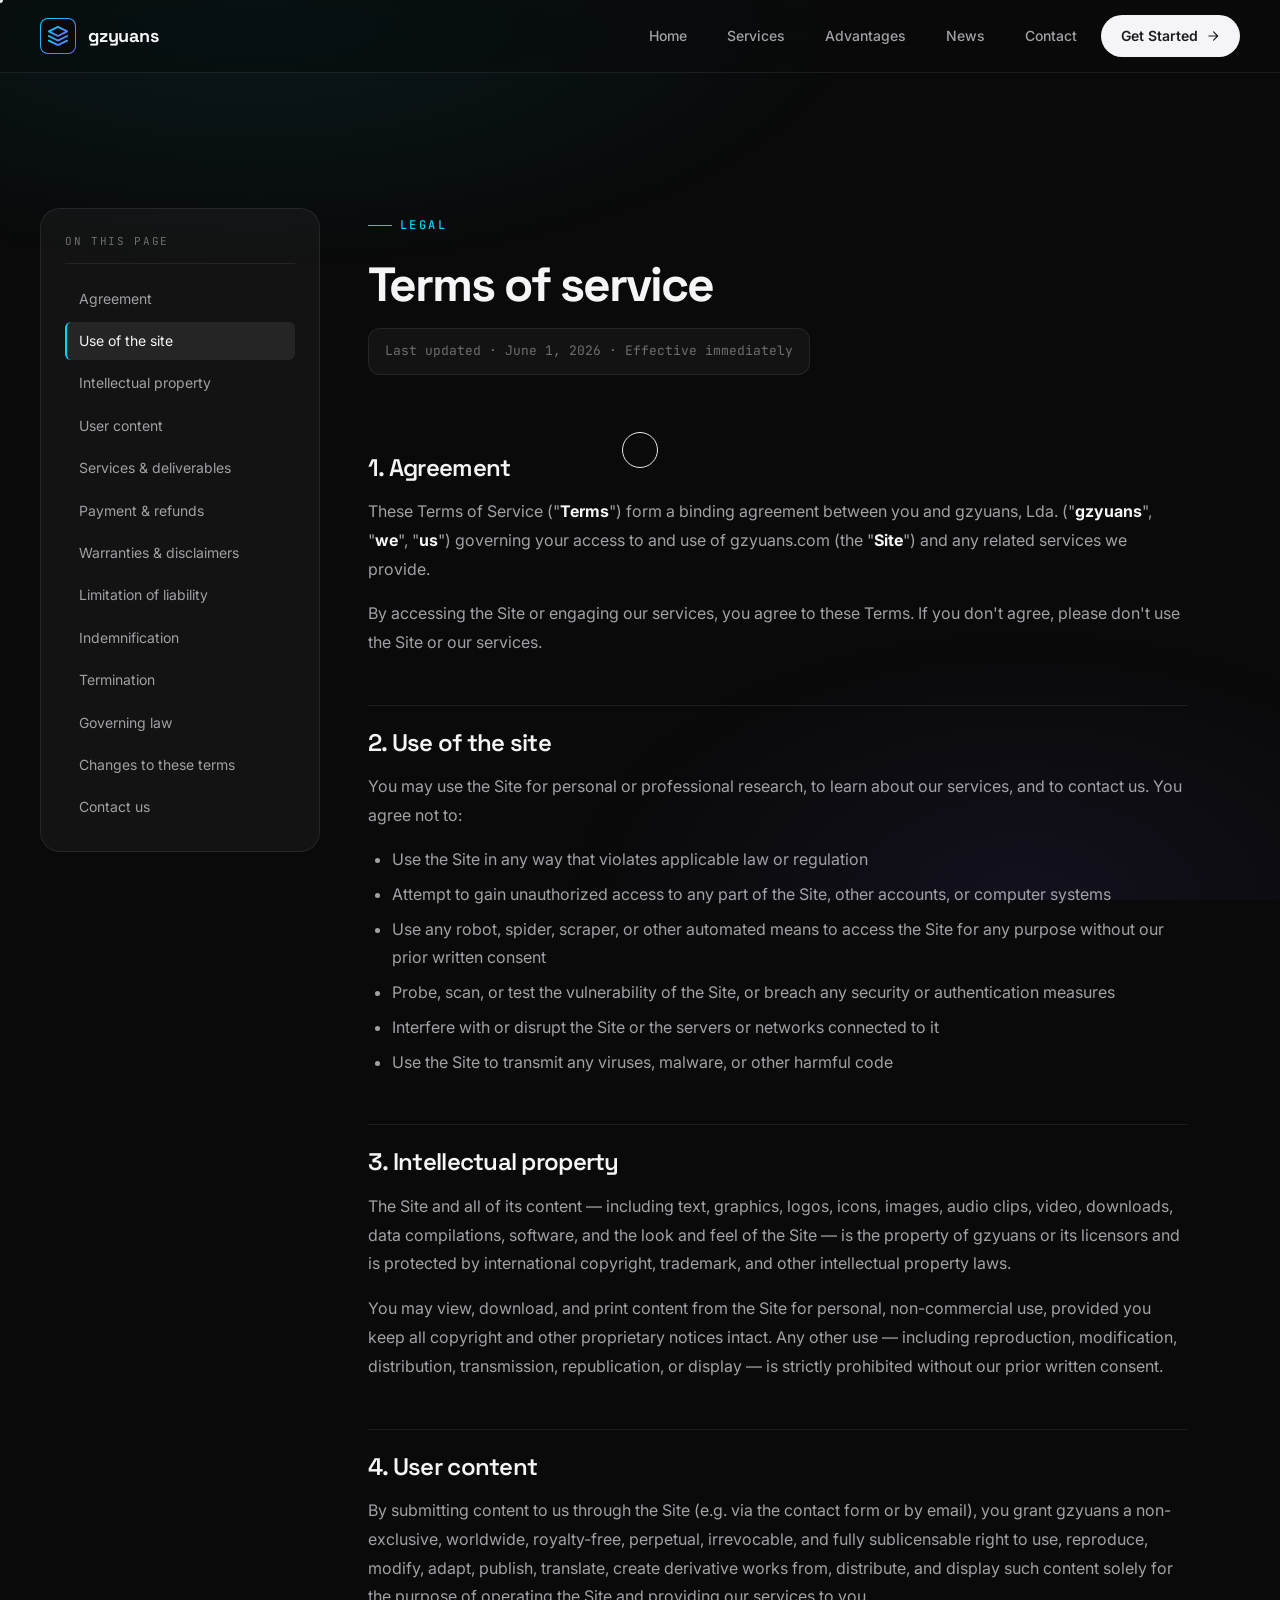
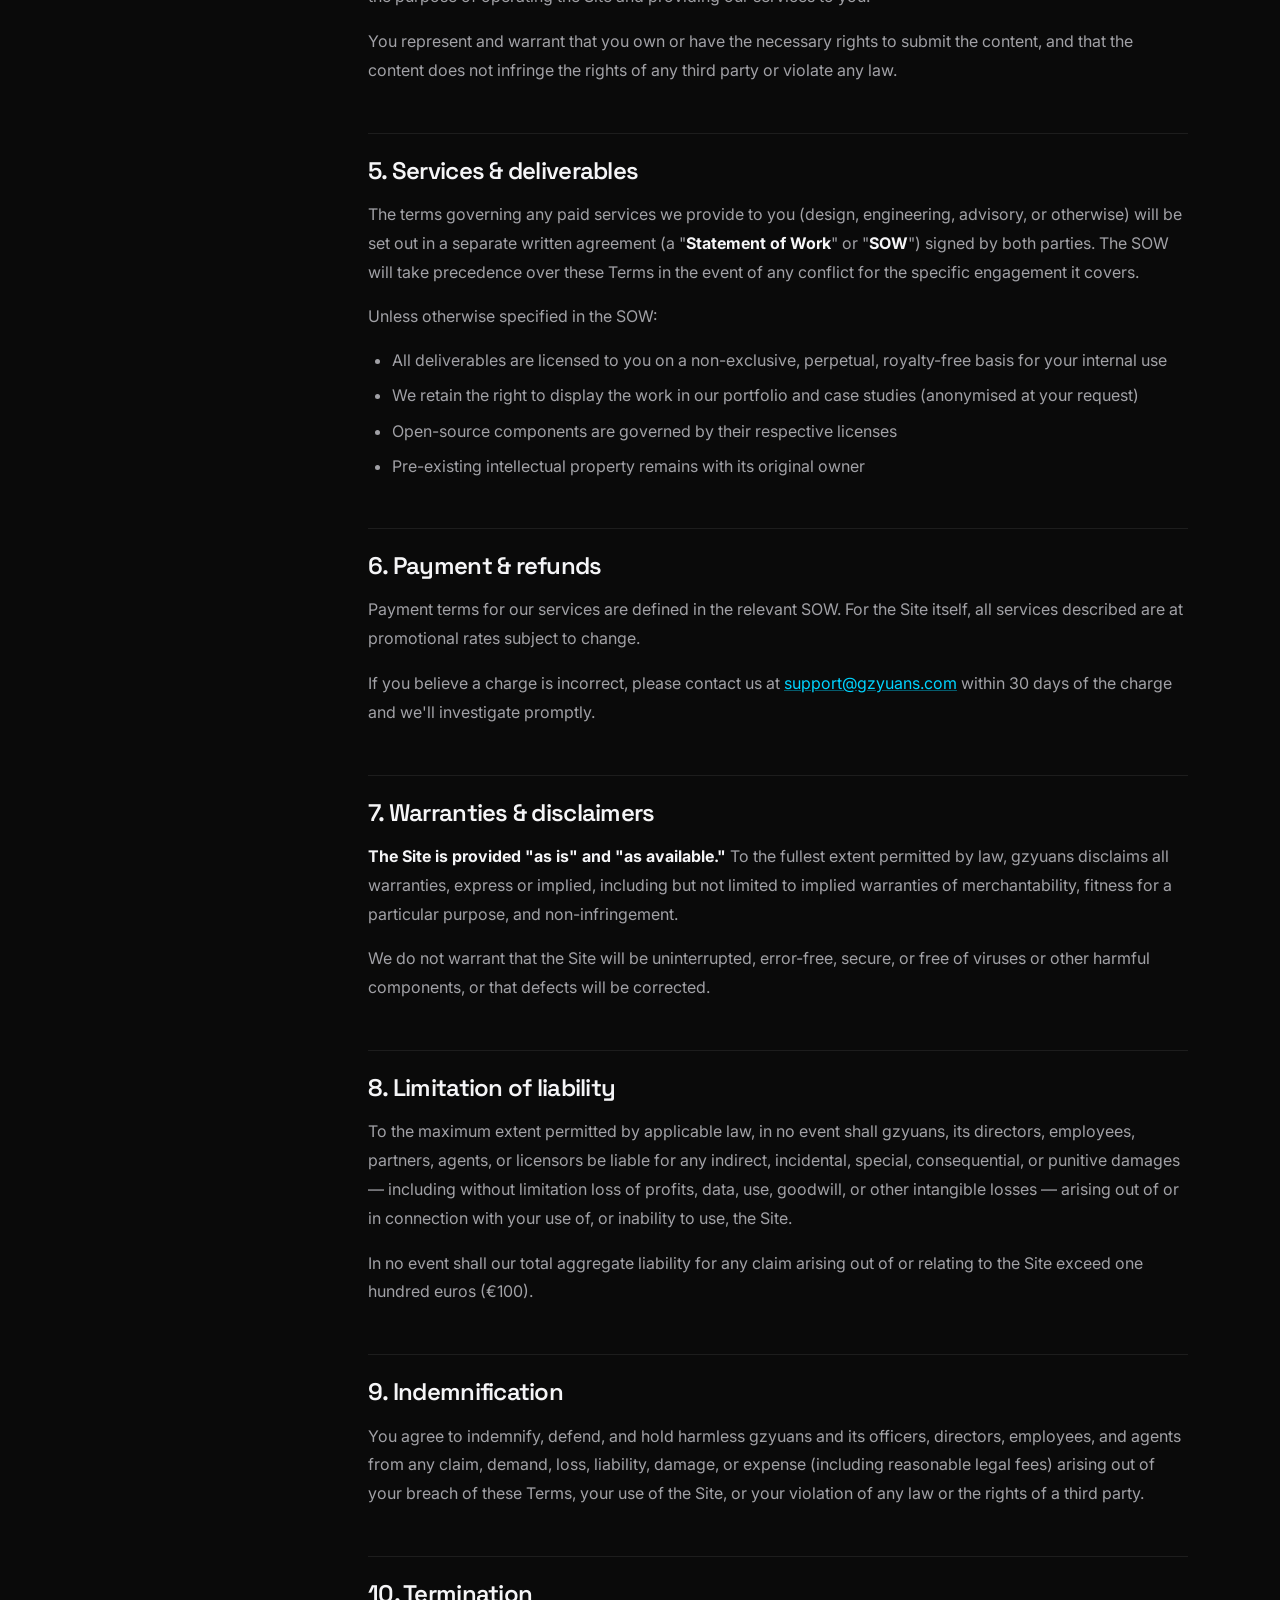
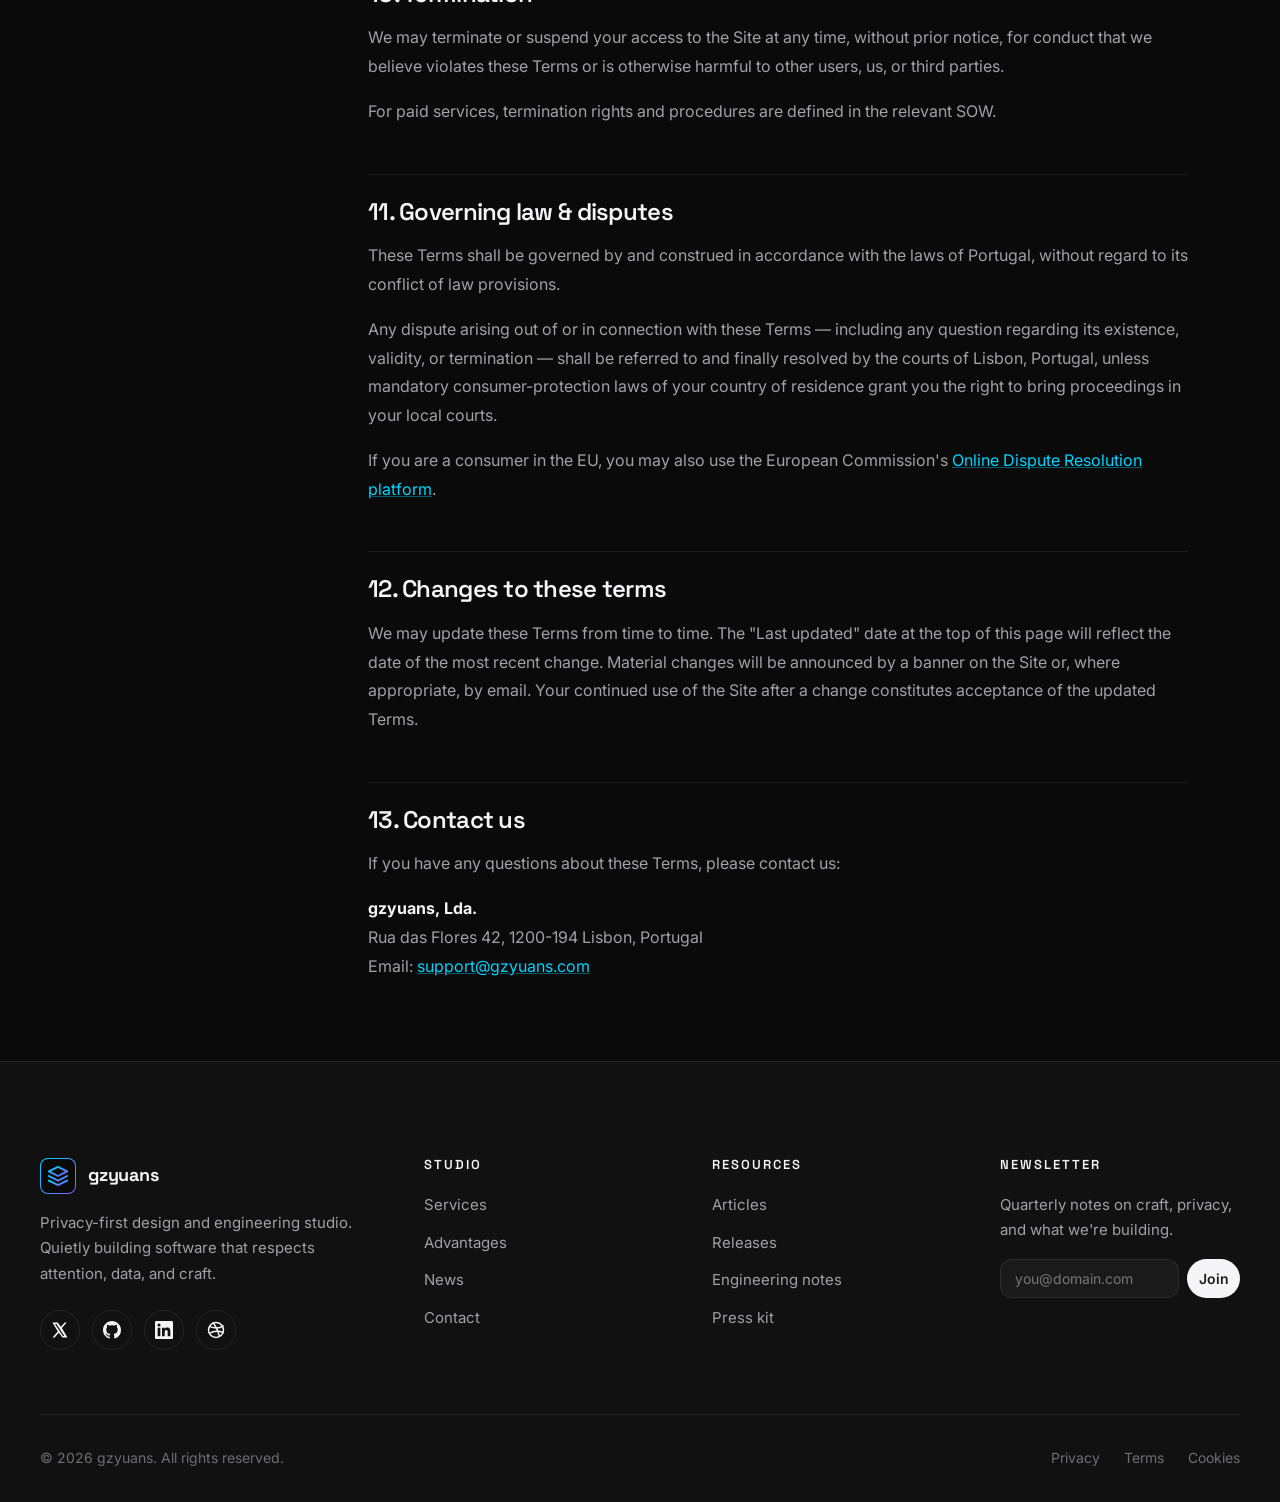
<file: terms.html>
<!DOCTYPE html>
<html lang="en">
<head>
  <meta charset="UTF-8" />
  <meta name="viewport" content="width=device-width, initial-scale=1.0" />
  <meta name="description" content="Terms of service — the legal agreement governing your use of the gzyuans website and any related services." />
  <meta name="theme-color" content="#0a0a0a" />
  <meta property="og:title" content="Terms of service — gzyuans" />
  <meta property="og:description" content="The terms governing your use of gzyuans.com and our services." />
  <meta property="og:type" content="website" />
  <title>Terms of service — gzyuans</title>

  <link rel="preconnect" href="https://fonts.googleapis.com" />
  <link rel="preconnect" href="https://fonts.gstatic.com" crossorigin />
  <link href="https://fonts.googleapis.com/css2?family=Inter:wght@400;500;600;700&family=Space+Grotesk:wght@500;600;700&family=JetBrains+Mono:wght@400;500&display=swap" rel="stylesheet" />
  <link rel="stylesheet" href="css/main.css" />
  <link rel="stylesheet" href="css/animations.css" />
  <link rel="stylesheet" href="css/pages.css" />
  <link rel="stylesheet" href="css/responsive.css" />
  <link rel="icon" type="image/svg+xml" href="data:image/svg+xml,%3Csvg xmlns='http://www.w3.org/2000/svg' viewBox='0 0 24 24' fill='none' stroke='%2300d4ff' stroke-width='2' stroke-linecap='round' stroke-linejoin='round'%3E%3Cpath d='M12 2L2 7l10 5 10-5-10-5z'/%3E%3Cpath d='M2 17l10 5 10-5'/%3E%3Cpath d='M2 12l10 5 10-5'/%3E%3C/svg%3E" />
</head>
<body>
  <div class="page-wrap">
    <header class="site-header">
      <div class="container">
        <nav class="nav" aria-label="Primary">
          <a href="index.html" class="nav-logo" aria-label="gzyuans home">
            <span class="nav-logo-mark">
              <svg viewBox="0 0 24 24" fill="none" stroke="url(#g)" stroke-width="2" stroke-linecap="round" stroke-linejoin="round" aria-hidden="true">
                <defs><linearGradient id="g" x1="0" y1="0" x2="1" y2="1"><stop offset="0%" stop-color="#00d4ff"/><stop offset="100%" stop-color="#7b61ff"/></linearGradient></defs>
                <path d="M12 2L2 7l10 5 10-5-10-5z"/><path d="M2 17l10 5 10-5"/><path d="M2 12l10 5 10-5"/>
              </svg>
            </span>
            <span>gzyuans</span>
          </a>
          <ul class="nav-list" id="navList">
            <li><a href="index.html" class="nav-link">Home</a></li>
            <li><a href="services.html" class="nav-link">Services</a></li>
            <li><a href="advantages.html" class="nav-link">Advantages</a></li>
            <li><a href="news.html" class="nav-link">News</a></li>
            <li><a href="contact.html" class="nav-link">Contact</a></li>
            <li><a href="contact.html" class="nav-cta magnetic">Get Started
              <svg width="14" height="14" viewBox="0 0 24 24" fill="none" stroke="currentColor" stroke-width="2" stroke-linecap="round" stroke-linejoin="round" aria-hidden="true"><path d="M5 12h14M13 5l7 7-7 7"/></svg>
            </a></li>
          </ul>
          <button class="nav-toggle" id="navToggle" aria-label="Toggle navigation" aria-expanded="false" aria-controls="navList">
            <span></span><span></span><span></span>
          </button>
        </nav>
      </div>
    </header>

    <main>
      <section class="legal-page">
        <div class="container">
          <div class="legal-layout">

            <aside class="legal-sidebar">
              <div class="legal-sidebar-title">On this page</div>
              <nav class="legal-toc" aria-label="Table of contents">
                <a href="#agreement" class="active">Agreement</a>
                <a href="#use">Use of the site</a>
                <a href="#ip">Intellectual property</a>
                <a href="#content">User content</a>
                <a href="#services">Services & deliverables</a>
                <a href="#payment">Payment & refunds</a>
                <a href="#warranty">Warranties & disclaimers</a>
                <a href="#liability">Limitation of liability</a>
                <a href="#indemnity">Indemnification</a>
                <a href="#termination">Termination</a>
                <a href="#law">Governing law</a>
                <a href="#changes">Changes to these terms</a>
                <a href="#contact">Contact us</a>
              </nav>
            </aside>

            <article class="legal-content">
              <span class="eyebrow">Legal</span>
              <h1>Terms of service</h1>
              <div class="meta">Last updated · June 1, 2026 · Effective immediately</div>

              <h2 id="agreement">1. Agreement</h2>
              <p>These Terms of Service ("<strong>Terms</strong>") form a binding agreement between you and gzyuans, Lda. ("<strong>gzyuans</strong>", "<strong>we</strong>", "<strong>us</strong>") governing your access to and use of gzyuans.com (the "<strong>Site</strong>") and any related services we provide.</p>
              <p>By accessing the Site or engaging our services, you agree to these Terms. If you don't agree, please don't use the Site or our services.</p>

              <h2 id="use">2. Use of the site</h2>
              <p>You may use the Site for personal or professional research, to learn about our services, and to contact us. You agree not to:</p>
              <ul>
                <li>Use the Site in any way that violates applicable law or regulation</li>
                <li>Attempt to gain unauthorized access to any part of the Site, other accounts, or computer systems</li>
                <li>Use any robot, spider, scraper, or other automated means to access the Site for any purpose without our prior written consent</li>
                <li>Probe, scan, or test the vulnerability of the Site, or breach any security or authentication measures</li>
                <li>Interfere with or disrupt the Site or the servers or networks connected to it</li>
                <li>Use the Site to transmit any viruses, malware, or other harmful code</li>
              </ul>

              <h2 id="ip">3. Intellectual property</h2>
              <p>The Site and all of its content — including text, graphics, logos, icons, images, audio clips, video, downloads, data compilations, software, and the look and feel of the Site — is the property of gzyuans or its licensors and is protected by international copyright, trademark, and other intellectual property laws.</p>
              <p>You may view, download, and print content from the Site for personal, non-commercial use, provided you keep all copyright and other proprietary notices intact. Any other use — including reproduction, modification, distribution, transmission, republication, or display — is strictly prohibited without our prior written consent.</p>

              <h2 id="content">4. User content</h2>
              <p>By submitting content to us through the Site (e.g. via the contact form or by email), you grant gzyuans a non-exclusive, worldwide, royalty-free, perpetual, irrevocable, and fully sublicensable right to use, reproduce, modify, adapt, publish, translate, create derivative works from, distribute, and display such content solely for the purpose of operating the Site and providing our services to you.</p>
              <p>You represent and warrant that you own or have the necessary rights to submit the content, and that the content does not infringe the rights of any third party or violate any law.</p>

              <h2 id="services">5. Services & deliverables</h2>
              <p>The terms governing any paid services we provide to you (design, engineering, advisory, or otherwise) will be set out in a separate written agreement (a "<strong>Statement of Work</strong>" or "<strong>SOW</strong>") signed by both parties. The SOW will take precedence over these Terms in the event of any conflict for the specific engagement it covers.</p>
              <p>Unless otherwise specified in the SOW:</p>
              <ul>
                <li>All deliverables are licensed to you on a non-exclusive, perpetual, royalty-free basis for your internal use</li>
                <li>We retain the right to display the work in our portfolio and case studies (anonymised at your request)</li>
                <li>Open-source components are governed by their respective licenses</li>
                <li>Pre-existing intellectual property remains with its original owner</li>
              </ul>

              <h2 id="payment">6. Payment & refunds</h2>
              <p>Payment terms for our services are defined in the relevant SOW. For the Site itself, all services described are at promotional rates subject to change.</p>
              <p>If you believe a charge is incorrect, please contact us at <a href="mailto:support@gzyuans.com">support@gzyuans.com</a> within 30 days of the charge and we'll investigate promptly.</p>

              <h2 id="warranty">7. Warranties & disclaimers</h2>
              <p><strong>The Site is provided "as is" and "as available."</strong> To the fullest extent permitted by law, gzyuans disclaims all warranties, express or implied, including but not limited to implied warranties of merchantability, fitness for a particular purpose, and non-infringement.</p>
              <p>We do not warrant that the Site will be uninterrupted, error-free, secure, or free of viruses or other harmful components, or that defects will be corrected.</p>

              <h2 id="liability">8. Limitation of liability</h2>
              <p>To the maximum extent permitted by applicable law, in no event shall gzyuans, its directors, employees, partners, agents, or licensors be liable for any indirect, incidental, special, consequential, or punitive damages — including without limitation loss of profits, data, use, goodwill, or other intangible losses — arising out of or in connection with your use of, or inability to use, the Site.</p>
              <p>In no event shall our total aggregate liability for any claim arising out of or relating to the Site exceed one hundred euros (€100).</p>

              <h2 id="indemnity">9. Indemnification</h2>
              <p>You agree to indemnify, defend, and hold harmless gzyuans and its officers, directors, employees, and agents from any claim, demand, loss, liability, damage, or expense (including reasonable legal fees) arising out of your breach of these Terms, your use of the Site, or your violation of any law or the rights of a third party.</p>

              <h2 id="termination">10. Termination</h2>
              <p>We may terminate or suspend your access to the Site at any time, without prior notice, for conduct that we believe violates these Terms or is otherwise harmful to other users, us, or third parties.</p>
              <p>For paid services, termination rights and procedures are defined in the relevant SOW.</p>

              <h2 id="law">11. Governing law & disputes</h2>
              <p>These Terms shall be governed by and construed in accordance with the laws of Portugal, without regard to its conflict of law provisions.</p>
              <p>Any dispute arising out of or in connection with these Terms — including any question regarding its existence, validity, or termination — shall be referred to and finally resolved by the courts of Lisbon, Portugal, unless mandatory consumer-protection laws of your country of residence grant you the right to bring proceedings in your local courts.</p>
              <p>If you are a consumer in the EU, you may also use the European Commission's <a href="https://ec.europa.eu/consumers/odr/" rel="noopener">Online Dispute Resolution platform</a>.</p>

              <h2 id="changes">12. Changes to these terms</h2>
              <p>We may update these Terms from time to time. The "Last updated" date at the top of this page will reflect the date of the most recent change. Material changes will be announced by a banner on the Site or, where appropriate, by email. Your continued use of the Site after a change constitutes acceptance of the updated Terms.</p>

              <h2 id="contact">13. Contact us</h2>
              <p>If you have any questions about these Terms, please contact us:</p>
              <p>
                <strong>gzyuans, Lda.</strong><br/>
                Rua das Flores 42, 1200-194 Lisbon, Portugal<br/>
                Email: <a href="mailto:support@gzyuans.com">support@gzyuans.com</a>
              </p>
            </article>

          </div>
        </div>
      </section>
    </main>

    <footer class="site-footer">
      <div class="container">
        <div class="footer-grid">
          <div class="footer-brand">
            <a href="index.html" class="nav-logo" aria-label="gzyuans home">
              <span class="nav-logo-mark">
                <svg viewBox="0 0 24 24" fill="none" stroke="url(#gf)" stroke-width="2" stroke-linecap="round" stroke-linejoin="round" aria-hidden="true">
                  <defs><linearGradient id="gf" x1="0" y1="0" x2="1" y2="1"><stop offset="0%" stop-color="#00d4ff"/><stop offset="100%" stop-color="#7b61ff"/></linearGradient></defs>
                  <path d="M12 2L2 7l10 5 10-5-10-5z"/><path d="M2 17l10 5 10-5"/><path d="M2 12l10 5 10-5"/>
                </svg>
              </span>
              <span>gzyuans</span>
            </a>
            <p>Privacy-first design and engineering studio. Quietly building software that respects attention, data, and craft.</p>
            <div class="footer-social">
              <a href="#" aria-label="Twitter / X"><svg viewBox="0 0 24 24" fill="currentColor" aria-hidden="true"><path d="M18.244 2H21l-6.55 7.49L22 22h-6.79l-4.74-6.21L4.8 22H2l7.01-8.02L2 2h6.91l4.3 5.69L18.24 2zm-2.38 18h1.86L7.27 4H5.3l10.56 16z"/></svg></a>
              <a href="#" aria-label="GitHub"><svg viewBox="0 0 24 24" fill="currentColor" aria-hidden="true"><path d="M12 0C5.37 0 0 5.37 0 12c0 5.3 3.44 9.8 8.21 11.39.6.11.82-.26.82-.58 0-.29-.01-1.05-.02-2.05-3.34.72-4.04-1.61-4.04-1.61-.55-1.39-1.34-1.76-1.34-1.76-1.09-.74.08-.73.08-.73 1.2.08 1.84 1.24 1.84 1.24 1.07 1.83 2.81 1.3 3.5 1 .11-.78.42-1.3.76-1.6-2.66-.3-5.47-1.33-5.47-5.93 0-1.31.47-2.38 1.24-3.22-.12-.3-.54-1.52.12-3.18 0 0 1.01-.32 3.3 1.23.96-.27 1.98-.4 3-.4s2.04.13 3 .4c2.28-1.55 3.29-1.23 3.29-1.23.66 1.66.24 2.88.12 3.18.77.84 1.24 1.91 1.24 3.22 0 4.61-2.81 5.62-5.48 5.92.43.37.81 1.1.81 2.22 0 1.6-.01 2.89-.01 3.29 0 .32.22.7.83.58A12.01 12.01 0 0 0 24 12c0-6.63-5.37-12-12-12z"/></svg></a>
              <a href="#" aria-label="LinkedIn"><svg viewBox="0 0 24 24" fill="currentColor" aria-hidden="true"><path d="M20.45 20.45h-3.55v-5.57c0-1.33-.03-3.04-1.85-3.04-1.85 0-2.13 1.45-2.13 2.94v5.67H9.36V9h3.41v1.56h.05c.47-.9 1.64-1.85 3.37-1.85 3.6 0 4.27 2.37 4.27 5.46v6.28zM5.34 7.43a2.06 2.06 0 1 1 0-4.12 2.06 2.06 0 0 1 0 4.12zM7.12 20.45H3.56V9h3.56v11.45zM22.22 0H1.77C.79 0 0 .77 0 1.72v20.56C0 23.23.79 24 1.77 24h20.45C23.2 24 24 23.23 24 22.28V1.72C24 .77 23.2 0 22.22 0z"/></svg></a>
              <a href="#" aria-label="Dribbble"><svg viewBox="0 0 24 24" fill="none" stroke="currentColor" stroke-width="2" stroke-linecap="round" stroke-linejoin="round" aria-hidden="true"><circle cx="12" cy="12" r="10"/><path d="M8.56 2.75c4.37 6.03 6.02 9.42 8.03 17.72M21.54 15.32c-4.62-1.51-12.66-2.18-18.04 1.07M3.84 7.46c5.4 2.04 12.81 2.34 17.66-.96"/></svg></a>
            </div>
          </div>
          <div class="footer-col">
            <h4>Studio</h4>
            <ul>
              <li><a href="services.html">Services</a></li>
              <li><a href="advantages.html">Advantages</a></li>
              <li><a href="news.html">News</a></li>
              <li><a href="contact.html">Contact</a></li>
            </ul>
          </div>
          <div class="footer-col">
            <h4>Resources</h4>
            <ul>
              <li><a href="news.html">Articles</a></li>
              <li><a href="news.html">Releases</a></li>
              <li><a href="news.html">Engineering notes</a></li>
              <li><a href="contact.html">Press kit</a></li>
            </ul>
          </div>
          <div class="footer-col">
            <h4>Newsletter</h4>
            <p style="font-size: 0.9375rem; margin-bottom: 1rem;">Quarterly notes on craft, privacy, and what we're building.</p>
            <form data-newsletter style="display:flex; gap: 0.5rem;">
              <input type="email" required placeholder="you@domain.com" class="form-input" style="padding: 0.625rem 0.875rem; font-size: 0.875rem;" />
              <button type="submit" class="btn btn-primary magnetic" style="padding: 0.625rem 1rem; font-size: 0.875rem;">Join</button>
            </form>
          </div>
        </div>
        <div class="footer-bottom">
          <span>© <span data-year>2026</span> gzyuans. All rights reserved.</span>
          <div class="footer-bottom-links">
            <a href="privacy.html">Privacy</a>
            <a href="terms.html">Terms</a>
            <a href="privacy.html#cookies">Cookies</a>
          </div>
        </div>
      </div>
    </footer>
  </div>

  <script src="js/main.js" defer></script>
  <script src="js/animations.js" defer></script>
</body>
</html>
</file>
<file: css/main.css>
/* ============================================
   gzyuans.com - Main Stylesheet
   Tesla-style Design System
   ============================================ */

/* ===== CSS Variables / Design Tokens ===== */
:root {
  /* Brand Colors */
  --color-bg: #0a0a0a;
  --color-bg-alt: #111111;
  --color-bg-elev: #161616;
  --color-bg-light: #f5f5f7;
  --color-surface: rgba(255, 255, 255, 0.04);
  --color-surface-hover: rgba(255, 255, 255, 0.08);
  --color-border: rgba(255, 255, 255, 0.08);
  --color-border-strong: rgba(255, 255, 255, 0.18);

  --color-text: #f5f5f7;
  --color-text-dim: #a1a1a6;
  --color-text-muted: #6e6e73;
  --color-text-dark: #1d1d1f;

  --color-accent: #00d4ff;
  --color-accent-2: #7b61ff;
  --color-accent-3: #00ffa3;
  --color-glow: rgba(0, 212, 255, 0.45);
  --color-warn: #ff5a3c;
  --color-success: #00ffa3;

  /* Gradients */
  --grad-primary: linear-gradient(135deg, #00d4ff 0%, #7b61ff 100%);
  --grad-secondary: linear-gradient(135deg, #00ffa3 0%, #00d4ff 100%);
  --grad-dark: linear-gradient(180deg, #0a0a0a 0%, #161616 100%);
  --grad-glow: radial-gradient(circle at 50% 50%, rgba(0, 212, 255, 0.15), transparent 60%);

  /* Typography */
  --font-sans: 'Inter', -apple-system, BlinkMacSystemFont, 'Segoe UI', Roboto, 'Helvetica Neue', Arial, sans-serif;
  --font-mono: 'JetBrains Mono', 'Fira Code', 'SF Mono', Monaco, Consolas, 'Liberation Mono', monospace;
  --font-display: 'Space Grotesk', 'Inter', sans-serif;

  /* Spacing */
  --space-1: 0.25rem;
  --space-2: 0.5rem;
  --space-3: 0.75rem;
  --space-4: 1rem;
  --space-5: 1.5rem;
  --space-6: 2rem;
  --space-8: 3rem;
  --space-10: 4rem;
  --space-12: 6rem;
  --space-16: 8rem;
  --space-20: 12rem;

  /* Layout */
  --max-width: 1320px;
  --radius-sm: 6px;
  --radius: 12px;
  --radius-lg: 20px;
  --radius-xl: 28px;

  /* Shadows */
  --shadow-sm: 0 2px 8px rgba(0, 0, 0, 0.4);
  --shadow: 0 8px 32px rgba(0, 0, 0, 0.5);
  --shadow-lg: 0 20px 60px rgba(0, 0, 0, 0.6);
  --shadow-glow: 0 0 60px rgba(0, 212, 255, 0.25);

  /* Animation */
  --ease: cubic-bezier(0.16, 1, 0.3, 1);
  --ease-smooth: cubic-bezier(0.65, 0, 0.35, 1);
  --ease-bounce: cubic-bezier(0.68, -0.55, 0.265, 1.55);
  --duration-fast: 0.2s;
  --duration: 0.4s;
  --duration-slow: 0.8s;
  --duration-slower: 1.2s;
}

/* ===== Reset & Base ===== */
*,
*::before,
*::after {
  box-sizing: border-box;
  margin: 0;
  padding: 0;
}

html {
  scroll-behavior: smooth;
  -webkit-text-size-adjust: 100%;
  font-size: 16px;
}

body {
  font-family: var(--font-sans);
  background: var(--color-bg);
  color: var(--color-text);
  line-height: 1.6;
  -webkit-font-smoothing: antialiased;
  -moz-osx-font-smoothing: grayscale;
  overflow-x: hidden;
  min-height: 100vh;
  position: relative;
}

body::before {
  content: '';
  position: fixed;
  top: 0;
  left: 0;
  right: 0;
  bottom: 0;
  background:
    radial-gradient(ellipse 80% 50% at 20% 0%, rgba(0, 212, 255, 0.08), transparent 60%),
    radial-gradient(ellipse 60% 50% at 80% 100%, rgba(123, 97, 255, 0.08), transparent 60%);
  pointer-events: none;
  z-index: -1;
}

img, svg, video {
  max-width: 100%;
  height: auto;
  display: block;
}

a {
  color: inherit;
  text-decoration: none;
  transition: color var(--duration) var(--ease);
}

button {
  font-family: inherit;
  cursor: pointer;
  border: none;
  background: none;
  color: inherit;
}

ul, ol {
  list-style: none;
}

/* ===== Typography ===== */
h1, h2, h3, h4, h5, h6 {
  font-family: var(--font-display);
  font-weight: 600;
  line-height: 1.1;
  letter-spacing: -0.02em;
  color: var(--color-text);
}

h1 { font-size: clamp(2.5rem, 6vw, 5.5rem); font-weight: 700; letter-spacing: -0.04em; }
h2 { font-size: clamp(2rem, 4.5vw, 3.75rem); letter-spacing: -0.03em; }
h3 { font-size: clamp(1.5rem, 3vw, 2.25rem); }
h4 { font-size: clamp(1.25rem, 2vw, 1.5rem); }
h5 { font-size: 1.125rem; }
h6 { font-size: 1rem; }

p {
  color: var(--color-text-dim);
  line-height: 1.7;
  font-size: 1rem;
}

.mono { font-family: var(--font-mono); }
.gradient-text {
  background: var(--grad-primary);
  -webkit-background-clip: text;
  background-clip: text;
  -webkit-text-fill-color: transparent;
}

.eyebrow {
  display: inline-flex;
  align-items: center;
  gap: 0.5rem;
  font-family: var(--font-mono);
  font-size: 0.75rem;
  font-weight: 500;
  text-transform: uppercase;
  letter-spacing: 0.2em;
  color: var(--color-accent);
  margin-bottom: 1.5rem;
}

.eyebrow::before {
  content: '';
  width: 24px;
  height: 1px;
  background: var(--color-accent);
  display: inline-block;
}

/* ===== Layout ===== */
.container {
  width: 100%;
  max-width: var(--max-width);
  margin: 0 auto;
  padding: 0 1.5rem;
}

@media (min-width: 768px) {
  .container { padding: 0 2.5rem; }
}

section {
  position: relative;
  padding: var(--space-16) 0;
}

@media (max-width: 768px) {
  section { padding: var(--space-12) 0; }
}

.section-header {
  text-align: center;
  max-width: 820px;
  margin: 0 auto var(--space-12);
}

.section-header p {
  margin-top: 1.25rem;
  font-size: 1.125rem;
  color: var(--color-text-dim);
}

/* ===== Header / Navigation ===== */
.site-header {
  position: fixed;
  top: 0;
  left: 0;
  right: 0;
  z-index: 100;
  background: rgba(10, 10, 10, 0.6);
  backdrop-filter: saturate(180%) blur(20px);
  -webkit-backdrop-filter: saturate(180%) blur(20px);
  border-bottom: 1px solid var(--color-border);
  transition: all var(--duration) var(--ease);
}

.site-header.scrolled {
  background: rgba(10, 10, 10, 0.85);
  border-bottom-color: var(--color-border-strong);
}

.nav {
  display: flex;
  align-items: center;
  justify-content: space-between;
  height: 72px;
}

.nav-logo {
  display: flex;
  align-items: center;
  gap: 0.75rem;
  font-family: var(--font-display);
  font-weight: 700;
  font-size: 1.125rem;
  letter-spacing: -0.01em;
  color: var(--color-text);
  transition: opacity var(--duration) var(--ease);
}

.nav-logo:hover { opacity: 0.85; }

.nav-logo-mark {
  width: 36px;
  height: 36px;
  display: grid;
  place-items: center;
  border-radius: 8px;
  background: var(--grad-primary);
  position: relative;
  overflow: hidden;
}

.nav-logo-mark::after {
  content: '';
  position: absolute;
  inset: 1px;
  border-radius: 7px;
  background: var(--color-bg);
}

.nav-logo-mark svg {
  width: 22px;
  height: 22px;
  position: relative;
  z-index: 1;
}

.nav-list {
  display: flex;
  align-items: center;
  gap: 0.5rem;
}

.nav-link {
  display: inline-block;
  padding: 0.5rem 1rem;
  font-size: 0.875rem;
  font-weight: 500;
  color: var(--color-text-dim);
  border-radius: 8px;
  position: relative;
  transition: all var(--duration) var(--ease);
}

.nav-link:hover,
.nav-link.active {
  color: var(--color-text);
}

.nav-link::after {
  content: '';
  position: absolute;
  left: 1rem;
  right: 1rem;
  bottom: 0.3rem;
  height: 1px;
  background: var(--grad-primary);
  transform: scaleX(0);
  transform-origin: left;
  transition: transform var(--duration) var(--ease);
}

.nav-link:hover::after,
.nav-link.active::after {
  transform: scaleX(1);
}

.nav-cta {
  display: inline-flex;
  align-items: center;
  gap: 0.5rem;
  padding: 0.625rem 1.25rem;
  background: var(--color-text);
  color: var(--color-text-dark);
  border-radius: 999px;
  font-size: 0.875rem;
  font-weight: 600;
  transition: all var(--duration) var(--ease);
}

.nav-cta:hover {
  background: var(--color-accent);
  color: var(--color-bg);
  transform: translateY(-1px);
}

.nav-toggle {
  display: none;
  width: 40px;
  height: 40px;
  border-radius: 8px;
  position: relative;
  z-index: 110;
}

.nav-toggle span {
  display: block;
  width: 20px;
  height: 1.5px;
  background: var(--color-text);
  margin: 4px auto;
  transition: all var(--duration) var(--ease);
}

.nav-toggle.active span:nth-child(1) { transform: translateY(5.5px) rotate(45deg); }
.nav-toggle.active span:nth-child(2) { opacity: 0; }
.nav-toggle.active span:nth-child(3) { transform: translateY(-5.5px) rotate(-45deg); }

@media (max-width: 960px) {
  .nav-list {
    position: fixed;
    top: 0;
    right: 0;
    bottom: 0;
    width: 100%;
    max-width: 360px;
    flex-direction: column;
    align-items: stretch;
    padding: 6rem 2rem 2rem;
    background: var(--color-bg-alt);
    border-left: 1px solid var(--color-border);
    transform: translateX(100%);
    transition: transform var(--duration-slow) var(--ease);
    gap: 0.5rem;
  }
  .nav-list.open { transform: translateX(0); }
  .nav-link { padding: 1rem; font-size: 1.125rem; }
  .nav-cta { margin-top: 1rem; justify-content: center; }
  .nav-toggle { display: block; }
}

/* ===== Buttons ===== */
.btn {
  display: inline-flex;
  align-items: center;
  justify-content: center;
  gap: 0.5rem;
  padding: 0.875rem 1.75rem;
  font-family: var(--font-sans);
  font-size: 0.9375rem;
  font-weight: 600;
  border-radius: 999px;
  cursor: pointer;
  position: relative;
  overflow: hidden;
  transition: all var(--duration) var(--ease);
  white-space: nowrap;
}

.btn-primary {
  background: var(--color-text);
  color: var(--color-text-dark);
}

.btn-primary:hover {
  background: var(--color-accent);
  transform: translateY(-2px);
  box-shadow: 0 12px 32px rgba(0, 212, 255, 0.3);
}

.btn-secondary {
  background: transparent;
  color: var(--color-text);
  border: 1px solid var(--color-border-strong);
}

.btn-secondary:hover {
  background: var(--color-surface-hover);
  border-color: var(--color-text);
}

.btn-ghost {
  background: transparent;
  color: var(--color-text);
  padding: 0.625rem 1rem;
}

.btn-ghost:hover { color: var(--color-accent); }

.btn-arrow {
  display: inline-flex;
  align-items: center;
  gap: 0.5rem;
  font-weight: 600;
  color: var(--color-text);
  transition: gap var(--duration) var(--ease);
}

.btn-arrow:hover { gap: 0.875rem; color: var(--color-accent); }
.btn-arrow svg { transition: transform var(--duration) var(--ease); }
.btn-arrow:hover svg { transform: translateX(4px); }

.btn .ripple {
  position: absolute;
  border-radius: 50%;
  transform: scale(0);
  animation: ripple 600ms var(--ease) forwards;
  background: rgba(255, 255, 255, 0.4);
  pointer-events: none;
}

@keyframes ripple {
  to { transform: scale(2.4); opacity: 0; }
}

/* ===== Footer ===== */
.site-footer {
  background: var(--color-bg-alt);
  border-top: 1px solid var(--color-border);
  padding: var(--space-12) 0 var(--space-6);
  position: relative;
}

.footer-grid {
  display: grid;
  grid-template-columns: 1.4fr repeat(3, 1fr);
  gap: 3rem;
  margin-bottom: 4rem;
}

@media (max-width: 960px) {
  .footer-grid { grid-template-columns: 1fr 1fr; gap: 2.5rem; }
}

@media (max-width: 560px) {
  .footer-grid { grid-template-columns: 1fr; }
}

.footer-brand {
  max-width: 360px;
}

.footer-brand p {
  margin-top: 1rem;
  font-size: 0.9375rem;
  color: var(--color-text-dim);
}

.footer-social {
  display: flex;
  gap: 0.75rem;
  margin-top: 1.5rem;
}

.footer-social a {
  width: 40px;
  height: 40px;
  display: grid;
  place-items: center;
  border: 1px solid var(--color-border);
  border-radius: 999px;
  transition: all var(--duration) var(--ease);
}

.footer-social a:hover {
  border-color: var(--color-accent);
  background: rgba(0, 212, 255, 0.1);
  transform: translateY(-2px);
}

.footer-social svg { width: 18px; height: 18px; }

.footer-col h4 {
  font-size: 0.8125rem;
  font-weight: 600;
  text-transform: uppercase;
  letter-spacing: 0.15em;
  color: var(--color-text);
  margin-bottom: 1.25rem;
}

.footer-col ul { display: flex; flex-direction: column; gap: 0.75rem; }

.footer-col a {
  color: var(--color-text-dim);
  font-size: 0.9375rem;
  transition: color var(--duration) var(--ease);
}

.footer-col a:hover { color: var(--color-accent); }

.footer-bottom {
  display: flex;
  align-items: center;
  justify-content: space-between;
  flex-wrap: wrap;
  gap: 1rem;
  padding-top: 2rem;
  border-top: 1px solid var(--color-border);
  font-size: 0.875rem;
  color: var(--color-text-muted);
}

.footer-bottom-links {
  display: flex;
  gap: 1.5rem;
  flex-wrap: wrap;
}

.footer-bottom-links a:hover { color: var(--color-text); }

/* ===== Cards ===== */
.card {
  background: var(--color-surface);
  border: 1px solid var(--color-border);
  border-radius: var(--radius-lg);
  padding: 2rem;
  position: relative;
  overflow: hidden;
  transition: all var(--duration-slow) var(--ease);
}

.card:hover {
  border-color: var(--color-border-strong);
  background: var(--color-surface-hover);
  transform: translateY(-4px);
}

.card::before {
  content: '';
  position: absolute;
  inset: 0;
  background: var(--grad-glow);
  opacity: 0;
  transition: opacity var(--duration-slow) var(--ease);
  pointer-events: none;
}

.card:hover::before { opacity: 1; }

.card-icon {
  width: 56px;
  height: 56px;
  display: grid;
  place-items: center;
  border-radius: var(--radius);
  background: var(--color-bg);
  border: 1px solid var(--color-border);
  margin-bottom: 1.5rem;
  transition: all var(--duration) var(--ease);
}

.card:hover .card-icon {
  border-color: var(--color-accent);
  box-shadow: 0 0 24px rgba(0, 212, 255, 0.3);
}

.card-icon svg { width: 24px; height: 24px; }

.card h3 { margin-bottom: 0.75rem; font-size: 1.375rem; }

.card p { font-size: 0.9375rem; }

/* ===== Grids ===== */
.grid {
  display: grid;
  gap: 1.5rem;
}

.grid-2 { grid-template-columns: repeat(2, 1fr); }
.grid-3 { grid-template-columns: repeat(3, 1fr); }
.grid-4 { grid-template-columns: repeat(4, 1fr); }

@media (max-width: 960px) {
  .grid-3, .grid-4 { grid-template-columns: repeat(2, 1fr); }
}

@media (max-width: 640px) {
  .grid-2, .grid-3, .grid-4 { grid-template-columns: 1fr; }
}

/* ===== Form Elements ===== */
.form-group { margin-bottom: 1.5rem; }

.form-label {
  display: block;
  font-size: 0.8125rem;
  font-weight: 600;
  text-transform: uppercase;
  letter-spacing: 0.1em;
  color: var(--color-text-dim);
  margin-bottom: 0.5rem;
}

.form-input,
.form-textarea,
.form-select {
  width: 100%;
  padding: 0.875rem 1.125rem;
  background: var(--color-surface);
  border: 1px solid var(--color-border);
  border-radius: var(--radius);
  color: var(--color-text);
  font-family: inherit;
  font-size: 0.9375rem;
  transition: all var(--duration) var(--ease);
}

.form-input:focus,
.form-textarea:focus,
.form-select:focus {
  outline: none;
  border-color: var(--color-accent);
  background: var(--color-surface-hover);
  box-shadow: 0 0 0 4px rgba(0, 212, 255, 0.12);
}

.form-textarea { min-height: 140px; resize: vertical; }

.form-select { appearance: none; cursor: pointer; }

/* ===== Utility ===== */
.text-center { text-align: center; }
.text-left { text-align: left; }
.text-right { text-align: right; }

.mt-1 { margin-top: var(--space-1); }
.mt-2 { margin-top: var(--space-2); }
.mt-4 { margin-top: var(--space-4); }
.mt-6 { margin-top: var(--space-6); }
.mt-8 { margin-top: var(--space-8); }
.mt-12 { margin-top: var(--space-12); }

.mb-1 { margin-bottom: var(--space-1); }
.mb-2 { margin-bottom: var(--space-2); }
.mb-4 { margin-bottom: var(--space-4); }
.mb-6 { margin-bottom: var(--space-6); }
.mb-8 { margin-bottom: var(--space-8); }
.mb-12 { margin-bottom: var(--space-12); }

.flex { display: flex; }
.flex-col { flex-direction: column; }
.items-center { align-items: center; }
.justify-center { justify-content: center; }
.justify-between { justify-content: space-between; }
.gap-2 { gap: var(--space-2); }
.gap-4 { gap: var(--space-4); }
.gap-6 { gap: var(--space-6); }
.gap-8 { gap: var(--space-8); }

.hidden { display: none; }

.divider {
  height: 1px;
  background: var(--color-border);
  margin: var(--space-8) 0;
}

.badge {
  display: inline-flex;
  align-items: center;
  gap: 0.375rem;
  padding: 0.25rem 0.75rem;
  background: var(--color-surface);
  border: 1px solid var(--color-border);
  border-radius: 999px;
  font-size: 0.75rem;
  font-weight: 500;
  color: var(--color-text-dim);
  font-family: var(--font-mono);
}

.badge-accent {
  background: rgba(0, 212, 255, 0.1);
  border-color: rgba(0, 212, 255, 0.3);
  color: var(--color-accent);
}

.badge-success {
  background: rgba(0, 255, 163, 0.1);
  border-color: rgba(0, 255, 163, 0.3);
  color: var(--color-success);
}

.glow-orb {
  position: absolute;
  border-radius: 50%;
  filter: blur(80px);
  pointer-events: none;
  opacity: 0.4;
  z-index: -1;
}

/* ===== Page Transitions ===== */
.page-wrap {
  padding-top: 72px;
  min-height: 100vh;
  position: relative;
}

main { display: block; }
</file>
<file: css/animations.css>
/* ============================================
   gzyuans.com - Animations Library
   Tesla-style rich animations
   ============================================ */

/* ===== Reveal Animations ===== */
.reveal {
  opacity: 0;
  transform: translateY(40px);
  transition: opacity 1s var(--ease), transform 1s var(--ease);
  will-change: opacity, transform;
}

.reveal.is-visible {
  opacity: 1;
  transform: translateY(0);
}

.reveal-up { transform: translateY(60px); }
.reveal-down { transform: translateY(-60px); }
.reveal-left { transform: translateX(-60px); }
.reveal-right { transform: translateX(60px); }

.reveal-up.is-visible,
.reveal-down.is-visible,
.reveal-left.is-visible,
.reveal-right.is-visible {
  transform: translate(0, 0);
}

/* Stagger children */
.stagger > * {
  opacity: 0;
  transform: translateY(30px);
  transition: opacity 0.8s var(--ease), transform 0.8s var(--ease);
}

.stagger.is-visible > *:nth-child(1) { transition-delay: 0.05s; }
.stagger.is-visible > *:nth-child(2) { transition-delay: 0.1s; }
.stagger.is-visible > *:nth-child(3) { transition-delay: 0.15s; }
.stagger.is-visible > *:nth-child(4) { transition-delay: 0.2s; }
.stagger.is-visible > *:nth-child(5) { transition-delay: 0.25s; }
.stagger.is-visible > *:nth-child(6) { transition-delay: 0.3s; }
.stagger.is-visible > *:nth-child(7) { transition-delay: 0.35s; }
.stagger.is-visible > *:nth-child(8) { transition-delay: 0.4s; }
.stagger.is-visible > *:nth-child(9) { transition-delay: 0.45s; }
.stagger.is-visible > *:nth-child(10) { transition-delay: 0.5s; }
.stagger.is-visible > *:nth-child(11) { transition-delay: 0.55s; }
.stagger.is-visible > *:nth-child(12) { transition-delay: 0.6s; }

.stagger.is-visible > * {
  opacity: 1;
  transform: translateY(0);
}

/* ===== Text Reveal ===== */
.text-reveal {
  display: inline-block;
  overflow: hidden;
  vertical-align: bottom;
}

.text-reveal > span,
.text-reveal > * {
  display: inline-block;
  transform: translateY(110%);
  transition: transform 1s var(--ease);
}

.text-reveal.is-visible > span,
.text-reveal.is-visible > * {
  transform: translateY(0);
}

.text-reveal-line {
  display: block;
  overflow: hidden;
}

.text-reveal-line > span {
  display: inline-block;
  transform: translateY(120%);
  transition: transform 1.1s var(--ease);
}

.text-reveal-line.is-visible > span {
  transform: translateY(0);
}

/* ===== Fade In Scale ===== */
.fade-scale {
  opacity: 0;
  transform: scale(0.92);
  transition: opacity 1s var(--ease), transform 1s var(--ease);
}

.fade-scale.is-visible {
  opacity: 1;
  transform: scale(1);
}

/* ===== Mask Reveal ===== */
.mask-reveal {
  position: relative;
  overflow: hidden;
}

.mask-reveal::after {
  content: '';
  position: absolute;
  inset: 0;
  background: var(--color-bg);
  transform-origin: right;
  transition: transform 1.2s var(--ease);
  z-index: 5;
}

.mask-reveal.is-visible::after {
  transform: scaleX(0);
}

/* ===== Floating Animation ===== */
@keyframes float {
  0%, 100% { transform: translateY(0); }
  50% { transform: translateY(-20px); }
}

.float { animation: float 6s ease-in-out infinite; }
.float-slow { animation: float 9s ease-in-out infinite; }
.float-fast { animation: float 4s ease-in-out infinite; }

/* ===== Pulse Glow ===== */
@keyframes pulseGlow {
  0%, 100% {
    box-shadow: 0 0 20px rgba(0, 212, 255, 0.3);
    transform: scale(1);
  }
  50% {
    box-shadow: 0 0 60px rgba(0, 212, 255, 0.6);
    transform: scale(1.03);
  }
}

.pulse-glow { animation: pulseGlow 3s ease-in-out infinite; }

/* ===== Spinning ===== */
@keyframes spin {
  to { transform: rotate(360deg); }
}
.spin { animation: spin 12s linear infinite; }
.spin-slow { animation: spin 30s linear infinite; }
.spin-rev { animation: spin 20s linear infinite reverse; }

/* ===== Glitch ===== */
@keyframes glitch {
  0%, 100% { transform: translate(0); }
  20% { transform: translate(-2px, 2px); }
  40% { transform: translate(-2px, -2px); }
  60% { transform: translate(2px, 2px); }
  80% { transform: translate(2px, -2px); }
}

.glitch:hover { animation: glitch 0.3s steps(2) infinite; }

@keyframes textGlitch {
  0%, 100% { text-shadow: 0 0 0 transparent; }
  25% { text-shadow: -2px 0 0 #00d4ff, 2px 0 0 #ff00aa; }
  50% { text-shadow: 2px 0 0 #00d4ff, -2px 0 0 #7b61ff; }
  75% { text-shadow: -2px 0 0 #7b61ff, 2px 0 0 #00ffa3; }
}

.text-glitch { animation: textGlitch 4s infinite; }

/* ===== Scanline ===== */
@keyframes scanline {
  0% { transform: translateY(-100%); }
  100% { transform: translateY(100vh); }
}

.scanline {
  position: relative;
  overflow: hidden;
}

.scanline::after {
  content: '';
  position: absolute;
  left: 0;
  right: 0;
  height: 2px;
  background: linear-gradient(90deg, transparent, var(--color-accent), transparent);
  box-shadow: 0 0 20px var(--color-accent);
  animation: scanline 4s linear infinite;
  pointer-events: none;
  opacity: 0.6;
}

/* ===== Marquee ===== */
@keyframes marquee {
  from { transform: translateX(0); }
  to { transform: translateX(-50%); }
}

.marquee {
  display: flex;
  overflow: hidden;
  gap: 4rem;
  -webkit-mask-image: linear-gradient(90deg, transparent, #000 10%, #000 90%, transparent);
  mask-image: linear-gradient(90deg, transparent, #000 10%, #000 90%, transparent);
}

.marquee-track {
  display: flex;
  align-items: center;
  gap: 4rem;
  flex-shrink: 0;
  animation: marquee 40s linear infinite;
}

.marquee:hover .marquee-track { animation-play-state: paused; }

/* ===== Hero Animations ===== */
.hero-title-line {
  display: block;
  overflow: hidden;
}

.hero-title-line > span {
  display: inline-block;
  transform: translateY(110%);
  transition: transform 1.2s var(--ease);
}

.hero-title-line.is-visible > span {
  transform: translateY(0);
}

.hero-title-line:nth-child(1) > span { transition-delay: 0.1s; }
.hero-title-line:nth-child(2) > span { transition-delay: 0.25s; }
.hero-title-line:nth-child(3) > span { transition-delay: 0.4s; }

/* ===== Magnetic Button ===== */
.magnetic {
  transition: transform 0.4s var(--ease);
  will-change: transform;
}

/* ===== Counter Animation ===== */
.counter {
  font-family: var(--font-mono);
  font-variant-numeric: tabular-nums;
  font-feature-settings: 'tnum';
}

/* ===== Loading Bar ===== */
@keyframes loadBar {
  0% { width: 0; }
  100% { width: 100%; }
}

.load-bar {
  height: 2px;
  background: var(--grad-primary);
  width: 0;
  animation: loadBar 2s var(--ease) forwards;
}

/* ===== Skew on Hover ===== */
.skew-hover {
  transition: transform 0.6s var(--ease);
  display: inline-block;
}

.skew-hover:hover {
  transform: skewX(-8deg);
}

/* ===== Image Parallax ===== */
.parallax-img {
  transition: transform 1.2s var(--ease);
  will-change: transform;
}

/* ===== Cursor Trail ===== */
.cursor-dot,
.cursor-ring {
  position: fixed;
  top: 0;
  left: 0;
  border-radius: 50%;
  pointer-events: none;
  z-index: 9999;
  mix-blend-mode: difference;
  transform: translate(-50%, -50%);
}

.cursor-dot {
  width: 6px;
  height: 6px;
  background: var(--color-text);
  transition: width 0.3s var(--ease), height 0.3s var(--ease), background 0.3s var(--ease);
}

.cursor-ring {
  width: 36px;
  height: 36px;
  border: 1px solid var(--color-text);
  transition: width 0.4s var(--ease), height 0.4s var(--ease), background 0.4s var(--ease), border-color 0.4s var(--ease);
}

.cursor-ring.hover {
  width: 64px;
  height: 64px;
  background: rgba(0, 212, 255, 0.1);
  border-color: var(--color-accent);
}

@media (max-width: 960px) {
  .cursor-dot, .cursor-ring { display: none; }
}

/* ===== Tilt Card ===== */
.tilt-card {
  transform-style: preserve-3d;
  transition: transform 0.6s var(--ease);
  will-change: transform;
}

.tilt-card .tilt-inner {
  transform: translateZ(40px);
}

/* ===== Animated Gradient Background ===== */
@keyframes gradientShift {
  0%, 100% { background-position: 0% 50%; }
  50% { background-position: 100% 50%; }
}

.animated-gradient {
  background: linear-gradient(135deg, #00d4ff, #7b61ff, #00ffa3, #00d4ff);
  background-size: 300% 300%;
  animation: gradientShift 8s ease infinite;
}

/* ===== Progress Bar Animation ===== */
@keyframes progressFill {
  from { width: 0; }
}

.progress-fill {
  height: 100%;
  background: var(--grad-primary);
  border-radius: 999px;
  animation: progressFill 1.8s var(--ease) forwards;
  position: relative;
  overflow: hidden;
}

.progress-fill::after {
  content: '';
  position: absolute;
  inset: 0;
  background: linear-gradient(90deg, transparent, rgba(255,255,255,0.4), transparent);
  animation: progressShine 2.4s linear infinite;
}

@keyframes progressShine {
  from { transform: translateX(-100%); }
  to { transform: translateX(100%); }
}

/* ===== Accordion / FAQ ===== */
.accordion-item { border-bottom: 1px solid var(--color-border); }
.accordion-trigger {
  width: 100%;
  display: flex;
  align-items: center;
  justify-content: space-between;
  padding: 1.5rem 0;
  text-align: left;
  font-size: 1.125rem;
  font-weight: 500;
  color: var(--color-text);
  cursor: pointer;
  transition: color 0.3s var(--ease);
}
.accordion-trigger:hover { color: var(--color-accent); }
.accordion-trigger .icon {
  transition: transform 0.4s var(--ease);
  width: 24px;
  height: 24px;
}
.accordion-item.open .accordion-trigger .icon { transform: rotate(45deg); }
.accordion-content {
  max-height: 0;
  overflow: hidden;
  transition: max-height 0.5s var(--ease);
}
.accordion-content-inner {
  padding-bottom: 1.5rem;
  color: var(--color-text-dim);
  line-height: 1.7;
}

/* ===== Number Ticker ===== */
.ticker-num {
  font-family: var(--font-mono);
  font-size: clamp(2.5rem, 5vw, 4rem);
  font-weight: 600;
  color: var(--color-text);
  display: inline-block;
  background: var(--grad-primary);
  -webkit-background-clip: text;
  background-clip: text;
  -webkit-text-fill-color: transparent;
}

/* ===== Tabs ===== */
.tab-list {
  display: flex;
  flex-wrap: wrap;
  gap: 0.5rem;
  border-bottom: 1px solid var(--color-border);
  margin-bottom: 3rem;
}

.tab-button {
  padding: 0.75rem 1.5rem;
  font-size: 0.875rem;
  font-weight: 500;
  color: var(--color-text-dim);
  border-bottom: 2px solid transparent;
  transition: all 0.3s var(--ease);
  cursor: pointer;
  font-family: var(--font-mono);
  text-transform: uppercase;
  letter-spacing: 0.05em;
}

.tab-button:hover { color: var(--color-text); }
.tab-button.active {
  color: var(--color-accent);
  border-bottom-color: var(--color-accent);
}

.tab-pane { display: none; animation: fadeIn 0.6s var(--ease); }
.tab-pane.active { display: block; }

@keyframes fadeIn {
  from { opacity: 0; transform: translateY(20px); }
  to { opacity: 1; transform: translateY(0); }
}

/* ===== Scroll Indicator ===== */
@keyframes scrollHint {
  0% { transform: translateY(0); opacity: 1; }
  100% { transform: translateY(20px); opacity: 0; }
}

.scroll-hint {
  width: 24px;
  height: 40px;
  border: 1px solid var(--color-border-strong);
  border-radius: 999px;
  position: relative;
  display: inline-block;
}

.scroll-hint::after {
  content: '';
  width: 3px;
  height: 8px;
  background: var(--color-text);
  border-radius: 999px;
  position: absolute;
  left: 50%;
  top: 8px;
  transform: translateX(-50%);
  animation: scrollHint 1.6s ease-in-out infinite;
}

/* ===== Code Block ===== */
.code-block {
  font-family: var(--font-mono);
  font-size: 0.875rem;
  line-height: 1.6;
  background: rgba(0, 0, 0, 0.4);
  border: 1px solid var(--color-border);
  border-radius: var(--radius);
  padding: 1.5rem;
  overflow-x: auto;
  position: relative;
}

.code-block .line {
  display: block;
  white-space: pre;
  opacity: 0;
  transform: translateX(-8px);
  transition: opacity 0.4s var(--ease), transform 0.4s var(--ease);
}

.code-block .line.is-visible {
  opacity: 1;
  transform: translateX(0);
}

.code-keyword { color: #ff79c6; }
.code-string { color: #f1fa8c; }
.code-comment { color: #6272a4; font-style: italic; }
.code-number { color: #bd93f9; }
.code-fn { color: #50fa7b; }

/* ===== Ripple Hover ===== */
.hover-underline {
  position: relative;
  display: inline-block;
}

.hover-underline::after {
  content: '';
  position: absolute;
  left: 0;
  bottom: -2px;
  width: 100%;
  height: 1px;
  background: currentColor;
  transform: scaleX(0);
  transform-origin: right;
  transition: transform 0.5s var(--ease);
}

.hover-underline:hover::after {
  transform: scaleX(1);
  transform-origin: left;
}

/* ===== Notification Toast ===== */
.toast {
  position: fixed;
  bottom: 2rem;
  right: 2rem;
  padding: 1rem 1.5rem;
  background: var(--color-bg-elev);
  border: 1px solid var(--color-border-strong);
  border-radius: var(--radius);
  display: flex;
  align-items: center;
  gap: 0.75rem;
  z-index: 1000;
  transform: translateY(120%);
  transition: transform 0.6s var(--ease);
  max-width: 360px;
  box-shadow: var(--shadow-lg);
}

.toast.show { transform: translateY(0); }

.toast-icon {
  width: 32px;
  height: 32px;
  display: grid;
  place-items: center;
  border-radius: 999px;
  background: var(--color-accent);
  color: var(--color-bg);
  flex-shrink: 0;
}

/* ===== Section Title Decoration ===== */
.section-title {
  position: relative;
  display: inline-block;
}

.section-title::before {
  content: '';
  position: absolute;
  top: 50%;
  left: -2rem;
  width: 1rem;
  height: 1px;
  background: var(--color-accent);
  transform: translateY(-50%);
}

/* ===== Back to Top ===== */
.back-to-top {
  position: fixed;
  bottom: 2rem;
  left: 2rem;
  width: 48px;
  height: 48px;
  border-radius: 999px;
  background: var(--color-bg-elev);
  border: 1px solid var(--color-border);
  display: grid;
  place-items: center;
  z-index: 90;
  opacity: 0;
  pointer-events: none;
  transform: translateY(20px);
  transition: all 0.4s var(--ease);
}

.back-to-top.show {
  opacity: 1;
  pointer-events: auto;
  transform: translateY(0);
}

.back-to-top:hover {
  background: var(--color-accent);
  color: var(--color-bg);
  border-color: var(--color-accent);
  transform: translateY(-4px);
}

/* ===== Loading State ===== */
@keyframes shimmer {
  0% { background-position: -200% 0; }
  100% { background-position: 200% 0; }
}

.shimmer {
  background: linear-gradient(90deg,
    var(--color-surface) 0%,
    var(--color-surface-hover) 50%,
    var(--color-surface) 100%);
  background-size: 200% 100%;
  animation: shimmer 2s linear infinite;
}

/* ===== Page Hero ===== */
.page-hero {
  padding: calc(var(--space-16) + 72px) 0 var(--space-12);
  position: relative;
  text-align: center;
  overflow: hidden;
}

.page-hero h1 {
  font-size: clamp(2.5rem, 6vw, 5rem);
  margin-bottom: 1.5rem;
}

.page-hero p {
  max-width: 720px;
  margin: 0 auto;
  font-size: 1.125rem;
}

/* ===== Stat Counter Grid ===== */
.stat-grid {
  display: grid;
  grid-template-columns: repeat(4, 1fr);
  gap: 1px;
  background: var(--color-border);
  border: 1px solid var(--color-border);
  border-radius: var(--radius-lg);
  overflow: hidden;
}

@media (max-width: 768px) { .stat-grid { grid-template-columns: repeat(2, 1fr); } }

.stat-cell {
  background: var(--color-bg);
  padding: 2.5rem 2rem;
  text-align: center;
  transition: background 0.3s var(--ease);
}

.stat-cell:hover { background: var(--color-bg-elev); }

.stat-cell .num {
  font-family: var(--font-display);
  font-size: clamp(2rem, 4vw, 3rem);
  font-weight: 700;
  background: var(--grad-primary);
  -webkit-background-clip: text;
  background-clip: text;
  -webkit-text-fill-color: transparent;
  display: block;
  margin-bottom: 0.5rem;
}

.stat-cell .label {
  font-family: var(--font-mono);
  font-size: 0.75rem;
  text-transform: uppercase;
  letter-spacing: 0.15em;
  color: var(--color-text-dim);
}

/* ===== Feature Lists ===== */
.feature-list {
  display: grid;
  gap: 1.5rem;
}

.feature-item {
  display: flex;
  align-items: flex-start;
  gap: 1rem;
  padding: 1.25rem;
  background: var(--color-surface);
  border: 1px solid var(--color-border);
  border-radius: var(--radius);
  transition: all 0.4s var(--ease);
}

.feature-item:hover {
  border-color: var(--color-accent);
  background: var(--color-surface-hover);
  transform: translateX(8px);
}

.feature-check {
  width: 24px;
  height: 24px;
  display: grid;
  place-items: center;
  background: var(--color-accent);
  color: var(--color-bg);
  border-radius: 999px;
  flex-shrink: 0;
  margin-top: 0.125rem;
}

.feature-check svg { width: 14px; height: 14px; }

.feature-item h4 {
  font-size: 1.0625rem;
  margin-bottom: 0.375rem;
}

.feature-item p {
  font-size: 0.9375rem;
  color: var(--color-text-dim);
  line-height: 1.6;
}

/* ===== Split Section ===== */
.split {
  display: grid;
  grid-template-columns: 1fr 1fr;
  gap: 4rem;
  align-items: center;
}

@media (max-width: 960px) { .split { grid-template-columns: 1fr; gap: 3rem; } }

/* ===== Sticky Side ===== */
.sticky-side {
  position: sticky;
  top: 6rem;
}

/* ===== Timeline ===== */
.timeline {
  position: relative;
  padding-left: 2rem;
  border-left: 1px solid var(--color-border);
}

.timeline-item {
  position: relative;
  padding-bottom: 2.5rem;
}

.timeline-item::before {
  content: '';
  position: absolute;
  left: -2.375rem;
  top: 0.4rem;
  width: 12px;
  height: 12px;
  background: var(--color-bg);
  border: 2px solid var(--color-accent);
  border-radius: 50%;
  box-shadow: 0 0 12px rgba(0, 212, 255, 0.5);
  transition: transform 0.3s var(--ease);
}

.timeline-item:hover::before { transform: scale(1.4); }

.timeline-date {
  font-family: var(--font-mono);
  font-size: 0.75rem;
  color: var(--color-accent);
  text-transform: uppercase;
  letter-spacing: 0.15em;
  margin-bottom: 0.5rem;
}

.timeline-title {
  font-size: 1.25rem;
  font-weight: 600;
  margin-bottom: 0.5rem;
}

.timeline-desc { color: var(--color-text-dim); font-size: 0.9375rem; }

/* ===== Tech Grid Background ===== */
.tech-grid {
  background-image:
    linear-gradient(rgba(255, 255, 255, 0.03) 1px, transparent 1px),
    linear-gradient(90deg, rgba(255, 255, 255, 0.03) 1px, transparent 1px);
  background-size: 40px 40px;
  background-position: -1px -1px;
}

/* ===== Code Rain (decorative) ===== */
.code-rain {
  position: absolute;
  inset: 0;
  pointer-events: none;
  overflow: hidden;
  opacity: 0.08;
}

.code-rain span {
  position: absolute;
  top: -20%;
  font-family: var(--font-mono);
  font-size: 1rem;
  color: var(--color-accent);
  writing-mode: vertical-rl;
  animation: rain linear infinite;
  white-space: nowrap;
}

@keyframes rain {
  from { transform: translateY(0); }
  to { transform: translateY(120vh); }
}
</file>
<file: css/pages.css>
/* ============================================
   gzyuans.com - Page-Specific Styles
   Hero, services, advantages, news, contact
   ============================================ */

/* ===== HERO SECTION (Home) ===== */
.hero {
  position: relative;
  min-height: 100vh;
  padding: calc(72px + 4rem) 0 4rem;
  display: flex;
  align-items: center;
  overflow: hidden;
}

.hero::before {
  content: '';
  position: absolute;
  inset: 0;
  background:
    radial-gradient(ellipse 60% 50% at 80% 30%, rgba(0, 212, 255, 0.12), transparent 60%),
    radial-gradient(ellipse 50% 40% at 20% 70%, rgba(123, 97, 255, 0.1), transparent 60%);
  pointer-events: none;
}

.hero-bg {
  position: absolute;
  inset: 0;
  z-index: -1;
  opacity: 0.7;
}

.hero-bg svg {
  width: 100%;
  height: 100%;
  object-fit: cover;
}

.hero-content {
  display: grid;
  grid-template-columns: 1fr 1.1fr;
  gap: 1.5rem;
  align-items: center;
  position: relative;
  z-index: 2;
}

.hero-badge {
  display: inline-flex;
  align-items: center;
  gap: 0.625rem;
  padding: 0.4rem 0.875rem 0.4rem 0.4rem;
  background: var(--color-surface);
  border: 1px solid var(--color-border);
  border-radius: 999px;
  font-size: 0.8125rem;
  color: var(--color-text-dim);
  margin-bottom: 2rem;
  font-family: var(--font-mono);
  transition: all 0.4s var(--ease);
}

.hero-badge:hover {
  border-color: var(--color-accent);
  background: rgba(0, 212, 255, 0.08);
}

.hero-badge-dot {
  width: 22px;
  height: 22px;
  background: var(--grad-primary);
  border-radius: 999px;
  display: grid;
  place-items: center;
  color: var(--color-bg);
  font-size: 0;
  flex-shrink: 0;
}

.hero-badge-dot::before {
  content: '';
  width: 6px;
  height: 6px;
  background: var(--color-bg);
  border-radius: 999px;
  animation: pulseDot 2s ease-in-out infinite;
}

@keyframes pulseDot {
  0%, 100% { opacity: 1; transform: scale(1); }
  50% { opacity: 0.5; transform: scale(1.3); }
}

.hero h1 {
  margin-bottom: 1.5rem;
  font-size: clamp(2.5rem, 5.5vw, 4.5rem);
}

.hero h1 .gradient-text {
  display: inline-block;
  background: var(--grad-primary);
  -webkit-background-clip: text;
  background-clip: text;
  -webkit-text-fill-color: transparent;
  position: relative;
}

.hero-subtitle {
  font-size: clamp(1rem, 1.5vw, 1.25rem);
  color: var(--color-text-dim);
  line-height: 1.7;
  margin-bottom: 2.5rem;
  max-width: 540px;
}

.hero-actions {
  display: flex;
  flex-wrap: wrap;
  gap: 1rem;
  margin-bottom: 3.5rem;
}

.hero-stats {
  display: flex;
  gap: 4rem;
  align-items: center;
  flex-wrap: wrap;
}

.hero-stat {
  display: flex;
  flex-direction: column;
  gap: 0.25rem;
}

.hero-stat-num {
  font-family: var(--font-mono);
  font-size: clamp(1.75rem, 3vw, 2.5rem);
  font-weight: 700;
  background: var(--grad-primary);
  -webkit-background-clip: text;
  background-clip: text;
  -webkit-text-fill-color: transparent;
  line-height: 1;
}

.hero-stat-label {
  font-size: 0.75rem;
  text-transform: uppercase;
  letter-spacing: 0.15em;
  color: var(--color-text-muted);
  font-family: var(--font-mono);
}

/* Hero Visual */
.hero-visual {
  position: relative;
  aspect-ratio: 1 / 1;
  max-width: 720px;
  width: 100%;
  margin-left: auto;
}

.hero-orb {
  position: absolute;
  inset: 8%;
  border-radius: 50%;
  background: var(--grad-primary);
  filter: blur(80px);
  opacity: 0.55;
  animation: pulseGlow 4s ease-in-out infinite;
}

.hero-rings {
  position: absolute;
  inset: 0;
  display: grid;
  place-items: center;
}

.hero-ring {
  position: absolute;
  border: 1.5px solid var(--color-border-strong);
  border-radius: 50%;
  animation: spin linear infinite;
}

.hero-ring-1 { width: 78%; height: 78%; animation-duration: 24s; }
.hero-ring-2 { width: 90%; height: 90%; animation-duration: 36s; animation-direction: reverse; }
.hero-ring-3 { width: 100%; height: 100%; animation-duration: 48s; }

.hero-ring-dot {
  position: absolute;
  width: 18px;
  height: 18px;
  background: var(--color-accent);
  border-radius: 50%;
  box-shadow: 0 0 24px var(--color-accent);
  top: -9px;
  left: 50%;
  transform: translateX(-50%);
}

.hero-ring-2 .hero-ring-dot { background: var(--color-accent-2); box-shadow: 0 0 24px var(--color-accent-2); top: 50%; left: -9px; transform: translateY(-50%); }
.hero-ring-3 .hero-ring-dot { background: var(--color-accent-3); box-shadow: 0 0 24px var(--color-accent-3); top: auto; bottom: -9px; left: 50%; transform: translateX(-50%); }

.hero-core {
  position: absolute;
  top: 50%;
  left: 50%;
  transform: translate(-50%, -50%);
  width: 38%;
  aspect-ratio: 1;
  background: var(--color-bg);
  border: 1px solid var(--color-border-strong);
  border-radius: 28px;
  display: grid;
  place-items: center;
  box-shadow: 0 30px 80px rgba(0, 0, 0, 0.6), inset 0 0 60px rgba(0, 212, 255, 0.1);
  overflow: hidden;
  animation: float 6s ease-in-out infinite;
}

.hero-core::before {
  content: '';
  position: absolute;
  inset: 0;
  background: var(--grad-glow);
  opacity: 0.6;
}

.hero-core svg {
  width: 50%;
  height: 50%;
  position: relative;
  z-index: 1;
}

.hero-data-points {
  position: absolute;
  inset: 0;
  pointer-events: none;
}

.hero-data-point {
  position: absolute;
  padding: 0.5rem 0.875rem;
  background: var(--color-bg-elev);
  border: 1px solid var(--color-border);
  border-radius: 12px;
  font-family: var(--font-mono);
  font-size: 0.75rem;
  display: flex;
  align-items: center;
  gap: 0.5rem;
  backdrop-filter: blur(10px);
  -webkit-backdrop-filter: blur(10px);
  animation: float 6s ease-in-out infinite;
}

.hero-data-point-1 { top: 10%; right: 0%; animation-delay: 0s; }
.hero-data-point-2 { bottom: 14%; left: 0%; animation-delay: 1.5s; }
.hero-data-point-3 { top: 52%; right: 0%; animation-delay: 3s; }

.hero-data-point-dot {
  width: 6px;
  height: 6px;
  background: var(--color-success);
  border-radius: 999px;
  box-shadow: 0 0 8px var(--color-success);
}

.hero-scroll {
  position: absolute;
  bottom: 2rem;
  left: 50%;
  transform: translateX(-50%);
  display: flex;
  flex-direction: column;
  align-items: center;
  gap: 0.75rem;
  font-family: var(--font-mono);
  font-size: 0.6875rem;
  letter-spacing: 0.2em;
  text-transform: uppercase;
  color: var(--color-text-muted);
  z-index: 3;
}

/* ===== LOGO MARQUEE ===== */
.logo-marquee {
  padding: 3rem 0;
  border-top: 1px solid var(--color-border);
  border-bottom: 1px solid var(--color-border);
  position: relative;
  overflow: hidden;
}

.logo-marquee-label {
  text-align: center;
  font-family: var(--font-mono);
  font-size: 0.75rem;
  text-transform: uppercase;
  letter-spacing: 0.2em;
  color: var(--color-text-muted);
  margin-bottom: 1.5rem;
}

.marquee-item {
  display: inline-flex;
  align-items: center;
  gap: 0.75rem;
  font-family: var(--font-display);
  font-size: 1.5rem;
  font-weight: 700;
  color: var(--color-text-muted);
  white-space: nowrap;
  flex-shrink: 0;
  opacity: 0.7;
  transition: opacity 0.3s var(--ease);
}

.marquee-item:hover { opacity: 1; color: var(--color-text); }

.marquee-item svg { width: 28px; height: 28px; }

/* ===== FEATURE GRID (Home - What we do) ===== */
.features-section {
  position: relative;
  padding: 8rem 0;
  overflow: hidden;
}

.feature-card {
  background: var(--color-surface);
  border: 1px solid var(--color-border);
  border-radius: var(--radius-lg);
  padding: 2.5rem 2rem;
  position: relative;
  overflow: hidden;
  transition: all 0.6s var(--ease);
  height: 100%;
  display: flex;
  flex-direction: column;
}

.feature-card::before {
  content: '';
  position: absolute;
  inset: 0;
  background: var(--grad-glow);
  opacity: 0;
  transition: opacity 0.6s var(--ease);
}

.feature-card:hover {
  border-color: var(--color-border-strong);
  transform: translateY(-6px);
  background: var(--color-bg-elev);
}

.feature-card:hover::before { opacity: 1; }

.feature-card-num {
  font-family: var(--font-mono);
  font-size: 0.75rem;
  color: var(--color-accent);
  letter-spacing: 0.15em;
  margin-bottom: 1.5rem;
  position: relative;
}

.feature-card-icon {
  width: 64px;
  height: 64px;
  display: grid;
  place-items: center;
  border-radius: var(--radius-lg);
  background: var(--color-bg);
  border: 1px solid var(--color-border);
  margin-bottom: 1.5rem;
  position: relative;
  transition: all 0.4s var(--ease);
}

.feature-card:hover .feature-card-icon {
  background: var(--color-accent);
  color: var(--color-bg);
  transform: rotate(-8deg) scale(1.05);
  border-color: var(--color-accent);
  box-shadow: 0 0 30px rgba(0, 212, 255, 0.4);
}

.feature-card-icon svg { width: 28px; height: 28px; }

.feature-card h3 {
  font-size: 1.375rem;
  margin-bottom: 0.75rem;
  position: relative;
}

.feature-card p {
  font-size: 0.9375rem;
  line-height: 1.7;
  position: relative;
  flex: 1;
}

.feature-card-link {
  display: inline-flex;
  align-items: center;
  gap: 0.5rem;
  margin-top: 1.5rem;
  font-weight: 500;
  font-size: 0.875rem;
  color: var(--color-accent);
  position: relative;
  transition: gap 0.3s var(--ease);
}

.feature-card:hover .feature-card-link { gap: 0.75rem; }

/* ===== ABOUT SPLIT (Home) ===== */
.about-split {
  display: grid;
  grid-template-columns: 1fr 1fr;
  gap: 4rem;
  align-items: center;
  padding: 6rem 0;
  position: relative;
}

.about-visual {
  position: relative;
  aspect-ratio: 4 / 3;
  background: var(--color-surface);
  border: 1px solid var(--color-border);
  border-radius: var(--radius-xl);
  overflow: hidden;
}

.about-visual::before {
  content: '';
  position: absolute;
  inset: 0;
  background: var(--grad-glow);
  opacity: 0.5;
}

.about-visual-content {
  position: absolute;
  inset: 0;
  display: grid;
  place-items: center;
  z-index: 1;
}

.about-visual svg {
  width: 36%;
  height: 36%;
}

.about-content h2 { margin-bottom: 1.5rem; }
.about-content p { margin-bottom: 1.25rem; font-size: 1.0625rem; }

.about-tags {
  display: flex;
  flex-wrap: wrap;
  gap: 0.5rem;
  margin-top: 2rem;
}

/* ===== SERVICES PAGE ===== */
.services-hero {
  position: relative;
  padding: calc(72px + 6rem) 0 4rem;
  text-align: center;
  overflow: hidden;
}

.services-grid {
  display: grid;
  grid-template-columns: repeat(2, 1fr);
  gap: 1.5rem;
}

@media (max-width: 768px) { .services-grid { grid-template-columns: 1fr; } }

.service-card {
  background: var(--color-surface);
  border: 1px solid var(--color-border);
  border-radius: var(--radius-xl);
  padding: 3rem;
  position: relative;
  overflow: hidden;
  transition: all 0.6s var(--ease);
  display: flex;
  flex-direction: column;
}

.service-card::before {
  content: '';
  position: absolute;
  top: 0;
  left: 0;
  right: 0;
  height: 1px;
  background: var(--grad-primary);
  transform: scaleX(0);
  transform-origin: left;
  transition: transform 0.6s var(--ease);
}

.service-card:hover { border-color: var(--color-border-strong); transform: translateY(-4px); }
.service-card:hover::before { transform: scaleX(1); }

.service-card-header {
  display: flex;
  align-items: flex-start;
  justify-content: space-between;
  margin-bottom: 1.5rem;
  gap: 1rem;
}

.service-card-icon {
  width: 64px;
  height: 64px;
  display: grid;
  place-items: center;
  border-radius: 16px;
  background: var(--color-bg);
  border: 1px solid var(--color-border);
  transition: all 0.4s var(--ease);
}

.service-card:hover .service-card-icon {
  background: var(--grad-primary);
  border-color: var(--color-accent);
  transform: scale(1.05);
}

.service-card-icon svg { width: 28px; height: 28px; }

.service-card-num {
  font-family: var(--font-mono);
  font-size: 0.75rem;
  color: var(--color-text-muted);
  letter-spacing: 0.15em;
}

.service-card h3 { font-size: 1.5rem; margin-bottom: 0.75rem; }
.service-card p { font-size: 0.9375rem; line-height: 1.7; flex: 1; }

.service-card-features {
  display: flex;
  flex-direction: column;
  gap: 0.5rem;
  margin-top: 1.5rem;
  padding-top: 1.5rem;
  border-top: 1px solid var(--color-border);
}

.service-card-features li {
  display: flex;
  align-items: center;
  gap: 0.625rem;
  font-size: 0.875rem;
  color: var(--color-text-dim);
}

.service-card-features svg {
  width: 14px;
  height: 14px;
  color: var(--color-accent);
  flex-shrink: 0;
}

/* ===== APP SHOWCASE ===== */
.app-showcase {
  padding: 6rem 0;
  position: relative;
}

.app-grid {
  display: grid;
  grid-template-columns: repeat(3, 1fr);
  gap: 1.5rem;
}

@media (max-width: 900px) { .app-grid { grid-template-columns: repeat(2, 1fr); } }
@media (max-width: 560px) { .app-grid { grid-template-columns: 1fr; } }

.app-card {
  background: var(--color-surface);
  border: 1px solid var(--color-border);
  border-radius: var(--radius-xl);
  padding: 1.5rem;
  transition: all 0.4s var(--ease);
  position: relative;
  overflow: hidden;
}

.app-card:hover {
  border-color: var(--color-accent);
  transform: translateY(-4px);
  background: var(--color-bg-elev);
}

.app-card-header {
  display: flex;
  align-items: center;
  gap: 1rem;
  margin-bottom: 1rem;
}

.app-icon {
  width: 56px;
  height: 56px;
  border-radius: 14px;
  display: grid;
  place-items: center;
  flex-shrink: 0;
  position: relative;
  overflow: hidden;
}

.app-icon svg { width: 32px; height: 32px; position: relative; z-index: 1; }
.app-icon::after {
  content: '';
  position: absolute;
  inset: 0;
  background: linear-gradient(135deg, rgba(255,255,255,0.2), transparent);
  z-index: 0;
}

.app-icon-green { background: linear-gradient(135deg, #00ffa3, #00d4ff); }
.app-icon-blue { background: linear-gradient(135deg, #00d4ff, #7b61ff); }
.app-icon-purple { background: linear-gradient(135deg, #7b61ff, #ff5acf); }
.app-icon-orange { background: linear-gradient(135deg, #ffb84c, #ff5a3c); }
.app-icon-pink { background: linear-gradient(135deg, #ff5acf, #7b61ff); }
.app-icon-teal { background: linear-gradient(135deg, #00d4ff, #00ffa3); }

.app-meta h4 { font-size: 1.0625rem; margin-bottom: 0.25rem; }
.app-meta span {
  font-family: var(--font-mono);
  font-size: 0.6875rem;
  text-transform: uppercase;
  letter-spacing: 0.1em;
  color: var(--color-text-muted);
}

.app-card p {
  font-size: 0.875rem;
  margin-bottom: 1rem;
  line-height: 1.6;
}

.app-tags {
  display: flex;
  flex-wrap: wrap;
  gap: 0.375rem;
}

.app-tag {
  font-family: var(--font-mono);
  font-size: 0.6875rem;
  padding: 0.2rem 0.5rem;
  background: var(--color-bg);
  border: 1px solid var(--color-border);
  border-radius: 6px;
  color: var(--color-text-dim);
}

/* ===== ADVANTAGES PAGE ===== */
.advantages-hero {
  position: relative;
  padding: calc(72px + 6rem) 0 4rem;
  text-align: center;
  overflow: hidden;
}

.advantage-block {
  display: grid;
  grid-template-columns: 1fr 1fr;
  gap: 4rem;
  align-items: center;
  padding: 5rem 0;
  position: relative;
}

.advantage-block:nth-child(even) > div:first-child { order: 2; }

@media (max-width: 960px) {
  .advantage-block { grid-template-columns: 1fr; gap: 2.5rem; }
  .advantage-block:nth-child(even) > div:first-child { order: 0; }
}

.advantage-visual {
  position: relative;
  aspect-ratio: 5 / 4;
  background: var(--color-surface);
  border: 1px solid var(--color-border);
  border-radius: var(--radius-xl);
  overflow: hidden;
  display: grid;
  place-items: center;
}

.advantage-visual::before {
  content: '';
  position: absolute;
  inset: 0;
  background: var(--grad-glow);
  opacity: 0.6;
}

.advantage-visual svg {
  width: 36%;
  height: 36%;
  position: relative;
  z-index: 1;
}

.advantage-content h3 { font-size: 2rem; margin-bottom: 1.5rem; }
.advantage-content p { font-size: 1.0625rem; margin-bottom: 1.5rem; }

.advantage-metric {
  display: flex;
  gap: 3rem;
  margin-top: 2rem;
  padding-top: 2rem;
  border-top: 1px solid var(--color-border);
}

.advantage-metric .num {
  font-family: var(--font-mono);
  font-size: 2rem;
  font-weight: 700;
  background: var(--grad-primary);
  -webkit-background-clip: text;
  background-clip: text;
  -webkit-text-fill-color: transparent;
}

.advantage-metric .label {
  font-size: 0.75rem;
  text-transform: uppercase;
  letter-spacing: 0.1em;
  color: var(--color-text-muted);
  font-family: var(--font-mono);
  display: block;
  margin-top: 0.25rem;
}

/* ===== TEAM PAGE / TEAM DYNAMICS ===== */
.news-hero {
  position: relative;
  padding: calc(72px + 6rem) 0 4rem;
  text-align: center;
  overflow: hidden;
}

.news-grid {
  display: grid;
  grid-template-columns: 1.4fr 1fr 1fr;
  gap: 1.5rem;
}

.news-grid .news-card:first-child {
  grid-row: span 2;
}

@media (max-width: 960px) {
  .news-grid { grid-template-columns: 1fr 1fr; }
  .news-grid .news-card:first-child { grid-row: auto; grid-column: span 2; }
}

@media (max-width: 560px) {
  .news-grid { grid-template-columns: 1fr; }
  .news-grid .news-card:first-child { grid-column: auto; }
}

.news-card {
  background: var(--color-surface);
  border: 1px solid var(--color-border);
  border-radius: var(--radius-lg);
  padding: 2rem;
  transition: all 0.5s var(--ease);
  display: flex;
  flex-direction: column;
  position: relative;
  overflow: hidden;
  height: 100%;
}

.news-card:hover {
  border-color: var(--color-accent);
  background: var(--color-bg-elev);
  transform: translateY(-4px);
}

.news-card-image {
  aspect-ratio: 16 / 9;
  background: var(--color-bg);
  border-radius: var(--radius);
  margin-bottom: 1.5rem;
  position: relative;
  overflow: hidden;
  display: grid;
  place-items: center;
}

.news-card-image svg {
  width: 50%;
  height: 50%;
}

.news-card-image::before {
  content: '';
  position: absolute;
  inset: 0;
  background: var(--grad-glow);
  opacity: 0.5;
}

.news-card-tag {
  display: inline-flex;
  padding: 0.25rem 0.75rem;
  background: rgba(0, 212, 255, 0.1);
  border: 1px solid rgba(0, 212, 255, 0.3);
  color: var(--color-accent);
  border-radius: 999px;
  font-size: 0.6875rem;
  font-family: var(--font-mono);
  text-transform: uppercase;
  letter-spacing: 0.1em;
  margin-bottom: 1rem;
  align-self: flex-start;
}

.news-card-tag.releases { background: rgba(0, 255, 163, 0.1); border-color: rgba(0, 255, 163, 0.3); color: var(--color-success); }
.news-card-tag.engineering { background: rgba(123, 97, 255, 0.1); border-color: rgba(123, 97, 255, 0.3); color: var(--color-accent-2); }
.news-card-tag.company { background: rgba(255, 90, 60, 0.1); border-color: rgba(255, 90, 60, 0.3); color: var(--color-warn); }

.news-card-date {
  font-family: var(--font-mono);
  font-size: 0.75rem;
  color: var(--color-text-muted);
  letter-spacing: 0.1em;
  margin-bottom: 0.75rem;
}

.news-card h3 { font-size: 1.25rem; margin-bottom: 0.75rem; line-height: 1.3; }
.news-card:first-child h3 { font-size: 1.75rem; }
.news-card p { font-size: 0.9375rem; line-height: 1.7; flex: 1; }

.news-card-footer {
  display: flex;
  align-items: center;
  justify-content: space-between;
  margin-top: 1.5rem;
  padding-top: 1.5rem;
  border-top: 1px solid var(--color-border);
  font-size: 0.8125rem;
}

.news-card-author {
  display: flex;
  align-items: center;
  gap: 0.625rem;
  color: var(--color-text-dim);
}

.news-card-avatar {
  width: 28px;
  height: 28px;
  border-radius: 999px;
  background: var(--grad-primary);
  display: grid;
  place-items: center;
  font-size: 0.6875rem;
  color: var(--color-bg);
  font-weight: 700;
}

.news-card-arrow {
  color: var(--color-accent);
  display: flex;
  align-items: center;
  transition: transform 0.3s var(--ease);
}

.news-card:hover .news-card-arrow { transform: translateX(4px); }

/* ===== CONTACT PAGE ===== */
.contact-hero {
  position: relative;
  padding: calc(72px + 6rem) 0 4rem;
  text-align: center;
  overflow: hidden;
}

.contact-grid {
  display: grid;
  grid-template-columns: 1fr 1.2fr;
  gap: 3rem;
  align-items: start;
}

@media (max-width: 960px) { .contact-grid { grid-template-columns: 1fr; gap: 2rem; } }

.contact-info {
  background: var(--color-surface);
  border: 1px solid var(--color-border);
  border-radius: var(--radius-xl);
  padding: 2.5rem;
  position: relative;
  overflow: hidden;
}

.contact-info::before {
  content: '';
  position: absolute;
  top: 0;
  left: 0;
  right: 0;
  height: 1px;
  background: var(--grad-primary);
}

.contact-info h3 { font-size: 1.5rem; margin-bottom: 1rem; }
.contact-info > p { margin-bottom: 2rem; }

.contact-list {
  display: flex;
  flex-direction: column;
  gap: 1.5rem;
  margin-bottom: 2rem;
}

.contact-item {
  display: flex;
  align-items: flex-start;
  gap: 1rem;
  padding: 1.25rem;
  background: var(--color-bg);
  border: 1px solid var(--color-border);
  border-radius: var(--radius);
  transition: all 0.4s var(--ease);
}

.contact-item:hover {
  border-color: var(--color-accent);
  transform: translateX(4px);
}

.contact-item-icon {
  width: 40px;
  height: 40px;
  display: grid;
  place-items: center;
  border-radius: var(--radius);
  background: var(--grad-primary);
  color: var(--color-bg);
  flex-shrink: 0;
}

.contact-item-icon svg { width: 18px; height: 18px; }

.contact-item-label {
  font-family: var(--font-mono);
  font-size: 0.6875rem;
  text-transform: uppercase;
  letter-spacing: 0.15em;
  color: var(--color-text-muted);
  margin-bottom: 0.25rem;
}

.contact-item-value {
  color: var(--color-text);
  font-size: 0.9375rem;
  word-break: break-word;
}

.contact-form {
  background: var(--color-surface);
  border: 1px solid var(--color-border);
  border-radius: var(--radius-xl);
  padding: 2.5rem;
  position: relative;
  overflow: hidden;
}

.contact-form::before {
  content: '';
  position: absolute;
  top: 0;
  left: 0;
  right: 0;
  height: 1px;
  background: var(--grad-secondary);
}

.contact-form h3 { font-size: 1.5rem; margin-bottom: 0.5rem; }
.contact-form > p { margin-bottom: 2rem; }

.form-row {
  display: grid;
  grid-template-columns: 1fr 1fr;
  gap: 1rem;
}

@media (max-width: 480px) {
  .form-row { grid-template-columns: 1fr; }
}

/* ===== MAP / LOCATION ===== */
.location-map {
  margin-top: 2rem;
  aspect-ratio: 16 / 8;
  background: var(--color-surface);
  border: 1px solid var(--color-border);
  border-radius: var(--radius-xl);
  overflow: hidden;
  position: relative;
}

.location-map svg { width: 100%; height: 100%; }

.map-marker {
  position: absolute;
  top: 50%;
  left: 50%;
  transform: translate(-50%, -50%);
  width: 32px;
  height: 32px;
}

.map-marker::before {
  content: '';
  position: absolute;
  inset: 0;
  background: var(--color-accent);
  border-radius: 50%;
  animation: pulseRing 2s ease-out infinite;
}

.map-marker::after {
  content: '';
  position: absolute;
  inset: 8px;
  background: var(--color-bg);
  border: 2px solid var(--color-accent);
  border-radius: 50%;
}

@keyframes pulseRing {
  0% { transform: scale(0.5); opacity: 1; }
  100% { transform: scale(2.5); opacity: 0; }
}

/* ===== PRIVACY / TERMS PAGES ===== */
.legal-page {
  padding: calc(72px + 4rem) 0 4rem;
  position: relative;
}

.legal-layout {
  display: grid;
  grid-template-columns: 280px 1fr;
  gap: 3rem;
  align-items: start;
}

@media (max-width: 960px) { .legal-layout { grid-template-columns: 1fr; } }

.legal-sidebar {
  position: sticky;
  top: 6rem;
  background: var(--color-surface);
  border: 1px solid var(--color-border);
  border-radius: var(--radius-lg);
  padding: 1.5rem;
  max-height: calc(100vh - 7rem);
  overflow-y: auto;
}

@media (max-width: 960px) {
  .legal-sidebar { position: static; max-height: none; }
}

.legal-sidebar-title {
  font-family: var(--font-mono);
  font-size: 0.6875rem;
  text-transform: uppercase;
  letter-spacing: 0.15em;
  color: var(--color-text-muted);
  margin-bottom: 1rem;
  padding-bottom: 0.75rem;
  border-bottom: 1px solid var(--color-border);
}

.legal-toc {
  display: flex;
  flex-direction: column;
  gap: 0.25rem;
}

.legal-toc a {
  padding: 0.5rem 0.75rem;
  font-size: 0.875rem;
  color: var(--color-text-dim);
  border-radius: 6px;
  border-left: 2px solid transparent;
  transition: all 0.3s var(--ease);
}

.legal-toc a:hover,
.legal-toc a.active {
  color: var(--color-text);
  background: var(--color-surface-hover);
  border-left-color: var(--color-accent);
}

.legal-content {
  max-width: 820px;
}

.legal-content h1 { font-size: clamp(2rem, 4vw, 3rem); margin-bottom: 1rem; }
.legal-content h2 {
  font-size: 1.5rem;
  margin-top: 3rem;
  margin-bottom: 1rem;
  padding-top: 1.5rem;
  border-top: 1px solid var(--color-border);
  scroll-margin-top: 6rem;
}

.legal-content h2:first-of-type { border-top: none; padding-top: 0; }

.legal-content h3 { font-size: 1.125rem; margin: 1.5rem 0 0.75rem; color: var(--color-text); }

.legal-content p { margin-bottom: 1rem; line-height: 1.8; }

.legal-content ul {
  list-style: disc;
  margin: 0 0 1rem 1.5rem;
  color: var(--color-text-dim);
}

.legal-content ul li { margin-bottom: 0.5rem; line-height: 1.7; }

.legal-content .meta {
  font-family: var(--font-mono);
  font-size: 0.8125rem;
  color: var(--color-text-muted);
  padding: 0.75rem 1rem;
  background: var(--color-surface);
  border: 1px solid var(--color-border);
  border-radius: var(--radius);
  display: inline-block;
  margin-bottom: 2rem;
}

.legal-content strong { color: var(--color-text); }

.legal-content a { color: var(--color-accent); text-decoration: underline; text-decoration-color: rgba(0, 212, 255, 0.4); }
.legal-content a:hover { text-decoration-color: var(--color-accent); }

/* ===== CTA SECTION (Home bottom) ===== */
.cta-section {
  padding: 6rem 0;
  position: relative;
  text-align: center;
  overflow: hidden;
}

.cta-section::before {
  content: '';
  position: absolute;
  inset: 0;
  background: radial-gradient(ellipse 80% 50% at 50% 50%, rgba(0, 212, 255, 0.15), transparent 70%);
  pointer-events: none;
}

.cta-card {
  background: var(--color-surface);
  border: 1px solid var(--color-border-strong);
  border-radius: var(--radius-xl);
  padding: 5rem 3rem;
  position: relative;
  overflow: hidden;
  z-index: 1;
}

.cta-card::before {
  content: '';
  position: absolute;
  inset: 0;
  background: var(--grad-glow);
  opacity: 0.6;
}

.cta-card > * { position: relative; z-index: 1; }

.cta-card h2 { font-size: clamp(2rem, 4vw, 3.5rem); margin-bottom: 1.5rem; }
.cta-card p { max-width: 600px; margin: 0 auto 2.5rem; font-size: 1.125rem; }

.cta-actions {
  display: flex;
  gap: 1rem;
  justify-content: center;
  flex-wrap: wrap;
}

/* ===== PROCESS STEPS ===== */
.process-section {
  padding: 6rem 0;
  position: relative;
}

.process-grid {
  display: grid;
  grid-template-columns: repeat(4, 1fr);
  gap: 1.5rem;
  position: relative;
}

@media (max-width: 960px) { .process-grid { grid-template-columns: repeat(2, 1fr); } }
@media (max-width: 480px) { .process-grid { grid-template-columns: 1fr; } }

.process-step {
  background: var(--color-surface);
  border: 1px solid var(--color-border);
  border-radius: var(--radius-lg);
  padding: 2rem;
  position: relative;
  transition: all 0.4s var(--ease);
}

.process-step:hover {
  border-color: var(--color-accent);
  transform: translateY(-4px);
}

.process-step-num {
  font-family: var(--font-mono);
  font-size: 0.75rem;
  color: var(--color-accent);
  letter-spacing: 0.15em;
  margin-bottom: 1rem;
  display: block;
}

.process-step h4 { font-size: 1.125rem; margin-bottom: 0.5rem; }
.process-step p { font-size: 0.875rem; line-height: 1.6; }

/* ===== TESTIMONIALS ===== */
.testimonial-card {
  background: var(--color-surface);
  border: 1px solid var(--color-border);
  border-radius: var(--radius-lg);
  padding: 2rem;
  position: relative;
}

.testimonial-quote {
  font-size: 1.125rem;
  color: var(--color-text);
  line-height: 1.6;
  margin-bottom: 1.5rem;
  font-family: var(--font-display);
}

.testimonial-quote::before {
  content: '"';
  font-size: 4rem;
  color: var(--color-accent);
  position: absolute;
  top: -0.5rem;
  left: 1.5rem;
  line-height: 1;
  font-family: serif;
}

.testimonial-author {
  display: flex;
  align-items: center;
  gap: 0.75rem;
}

.testimonial-avatar {
  width: 44px;
  height: 44px;
  border-radius: 999px;
  background: var(--grad-primary);
  display: grid;
  place-items: center;
  color: var(--color-bg);
  font-weight: 700;
  font-family: var(--font-mono);
  font-size: 0.875rem;
}

.testimonial-name { font-size: 0.9375rem; font-weight: 600; }
.testimonial-role { font-size: 0.8125rem; color: var(--color-text-muted); }

/* ===== FEATURED TECH ===== */
.tech-stack {
  padding: 6rem 0;
}

.tech-grid-wrap {
  display: grid;
  grid-template-columns: repeat(6, 1fr);
  gap: 1rem;
}

@media (max-width: 960px) { .tech-grid-wrap { grid-template-columns: repeat(3, 1fr); } }
@media (max-width: 480px) { .tech-grid-wrap { grid-template-columns: repeat(2, 1fr); } }

.tech-item {
  background: var(--color-surface);
  border: 1px solid var(--color-border);
  border-radius: var(--radius);
  padding: 1.5rem 1rem;
  display: flex;
  flex-direction: column;
  align-items: center;
  gap: 0.75rem;
  transition: all 0.4s var(--ease);
  text-align: center;
}

.tech-item:hover {
  border-color: var(--color-accent);
  transform: translateY(-4px);
  background: var(--color-bg-elev);
}

.tech-item svg { width: 36px; height: 36px; }

.tech-item-name {
  font-size: 0.8125rem;
  font-weight: 600;
  color: var(--color-text);
}

.tech-item-cat {
  font-size: 0.6875rem;
  font-family: var(--font-mono);
  color: var(--color-text-muted);
  text-transform: uppercase;
  letter-spacing: 0.1em;
}

/* ===== VIDEO REEL / BANNER ===== */
.feature-banner {
  position: relative;
  padding: 8rem 0;
  overflow: hidden;
  text-align: center;
}

.feature-banner-bg {
  position: absolute;
  inset: 0;
  z-index: -1;
  background: var(--color-bg);
}

.feature-banner-bg::before {
  content: '';
  position: absolute;
  inset: 0;
  background:
    linear-gradient(rgba(255, 255, 255, 0.04) 1px, transparent 1px),
    linear-gradient(90deg, rgba(255, 255, 255, 0.04) 1px, transparent 1px);
  background-size: 60px 60px;
  mask-image: radial-gradient(ellipse 60% 60% at 50% 50%, black, transparent);
  -webkit-mask-image: radial-gradient(ellipse 60% 60% at 50% 50%, black, transparent);
}

.feature-banner h2 { font-size: clamp(2.5rem, 5vw, 4.5rem); margin-bottom: 1.5rem; }

/* ===== DECORATIVE BLOBS ===== */
.blob {
  position: absolute;
  border-radius: 50%;
  filter: blur(100px);
  pointer-events: none;
  z-index: -1;
}

.blob-1 { width: 400px; height: 400px; background: rgba(0, 212, 255, 0.15); top: 10%; left: 5%; }
.blob-2 { width: 300px; height: 300px; background: rgba(123, 97, 255, 0.12); bottom: 10%; right: 10%; }
.blob-3 { width: 500px; height: 500px; background: rgba(0, 255, 163, 0.1); top: 50%; left: 50%; transform: translate(-50%, -50%); }
</file>
<file: css/responsive.css>
/* ============================================
   gzyuans.com - Responsive Styles
   ============================================ */

/* ===== Large Screens (above 1440px) ===== */
@media (min-width: 1440px) {
  :root {
    --max-width: 1440px;
  }
  body { font-size: 17px; }
}

/* ===== Laptop (1024-1440px) ===== */
@media (max-width: 1280px) {
  .hero-stats { gap: 3rem; }
}

/* ===== Tablet Landscape (960-1280px) ===== */
@media (max-width: 1100px) {
  .nav-link { padding: 0.5rem 0.75rem; font-size: 0.8125rem; }
}

/* ===== Tablet Portrait (768-960px) ===== */
@media (max-width: 960px) {
  h1 { font-size: clamp(2.25rem, 7vw, 3.5rem); }
  h2 { font-size: clamp(1.75rem, 5vw, 2.5rem); }

  .hero-content {
    grid-template-columns: 1fr !important;
    gap: 3rem !important;
  }

  .hero-stats {
    flex-wrap: wrap;
    gap: 2rem;
    justify-content: flex-start;
  }

  .stat-num { font-size: 2rem; }

  .grid-3, .grid-4 { grid-template-columns: repeat(2, 1fr); }

  .section-grid {
    grid-template-columns: 1fr !important;
    gap: 3rem !important;
  }

  .footer-grid { grid-template-columns: 1fr 1fr; }

  .nav-cta-desktop { display: none; }
}

/* ===== Mobile (max 768px) ===== */
@media (max-width: 768px) {
  :root {
    --space-12: 4rem;
    --space-16: 5rem;
  }

  .container { padding: 0 1.25rem; }

  .nav { height: 64px; }

  .nav-logo { font-size: 1rem; }
  .nav-logo-mark { width: 32px; height: 32px; }
  .nav-logo-mark svg { width: 18px; height: 18px; }

  .nav-list {
    max-width: 100%;
    padding: 5rem 1.5rem 1.5rem;
  }

  section { padding: 4rem 0; }

  .section-header { margin-bottom: 3rem; }
  .section-header p { font-size: 1rem; }

  h1 { font-size: clamp(2rem, 8vw, 2.75rem); letter-spacing: -0.03em; }
  h2 { font-size: clamp(1.5rem, 6vw, 2rem); }
  h3 { font-size: 1.375rem; }

  .grid-2, .grid-3, .grid-4 { grid-template-columns: 1fr; }

  .card { padding: 1.5rem; }
  .card h3 { font-size: 1.25rem; }

  .hero {
    padding: calc(5rem + 64px) 0 3rem !important;
    min-height: auto !important;
  }

  .hero-stats { gap: 1.5rem; flex-direction: column; align-items: flex-start; }
  .hero-stats .stat-num { font-size: 1.75rem; }

  .btn { padding: 0.75rem 1.5rem; font-size: 0.875rem; }

  .footer-grid {
    grid-template-columns: 1fr;
    gap: 2rem;
    margin-bottom: 2.5rem;
  }

  .footer-bottom {
    flex-direction: column;
    text-align: center;
    gap: 1rem;
  }

  .footer-bottom-links { justify-content: center; gap: 1rem; font-size: 0.8125rem; }

  .stat-grid { grid-template-columns: repeat(2, 1fr); }
  .stat-cell { padding: 1.5rem 1rem; }
  .stat-cell .num { font-size: 1.75rem; }

  .timeline { padding-left: 1.5rem; }
  .timeline-item::before { left: -1.875rem; }

  .tab-list { overflow-x: auto; flex-wrap: nowrap; -webkit-overflow-scrolling: touch; }
  .tab-button { white-space: nowrap; }

  .back-to-top { bottom: 1rem; left: 1rem; width: 40px; height: 40px; }
  .toast { left: 1rem; right: 1rem; bottom: 1rem; max-width: none; }

  .form-input, .form-textarea, .form-select { padding: 0.75rem 1rem; font-size: 0.9375rem; }

  .split { gap: 2.5rem; }

  .feature-item:hover { transform: none; }
}

/* ===== Small Mobile (max 480px) ===== */
@media (max-width: 480px) {
  .container { padding: 0 1rem; }

  .hero-actions { flex-direction: column; align-items: stretch; width: 100%; }
  .hero-actions .btn { width: 100%; }

  .footer-bottom-links { flex-direction: column; gap: 0.75rem; }

  .badge { font-size: 0.6875rem; padding: 0.2rem 0.6rem; }

  .form-row {
    grid-template-columns: 1fr !important;
    gap: 0 !important;
  }
}

/* ===== High DPI / Retina ===== */
@media (-webkit-min-device-pixel-ratio: 2), (min-resolution: 192dpi) {
  .hero-bg-image { image-rendering: -webkit-optimize-contrast; }
}

/* ===== Reduced Motion ===== */
@media (prefers-reduced-motion: reduce) {
  *,
  *::before,
  *::after {
    animation-duration: 0.01ms !important;
    animation-iteration-count: 1 !important;
    transition-duration: 0.01ms !important;
    scroll-behavior: auto !important;
  }

  .float, .float-slow, .float-fast,
  .pulse-glow, .spin, .spin-slow, .spin-rev,
  .glitch, .text-glitch, .marquee-track,
  .scanline::after, .scroll-hint::after,
  .code-rain span, .animated-gradient {
    animation: none !important;
  }

  .reveal, .stagger > * { opacity: 1; transform: none; }
}

/* ===== Dark Mode (default) ===== */
@media (prefers-color-scheme: dark) {
  /* Site is dark by default */
}

/* ===== Light Mode (optional - not used but defined) ===== */
@media (prefers-color-scheme: light) {
  /* Keep dark theme regardless */
}

/* ===== Print Styles ===== */
@media print {
  body::before,
  .site-header,
  .site-footer,
  .back-to-top,
  .toast,
  .cursor-dot,
  .cursor-ring,
  .floating-particles,
  .code-rain {
    display: none !important;
  }
  body { background: white; color: black; }
  a { color: black; text-decoration: underline; }
}

/* ===== Touch Device Optimizations ===== */
@media (hover: none) {
  .card:hover { transform: none; }
  .feature-item:hover { transform: none; }
  .btn-primary:hover { transform: none; }
  .btn-arrow:hover { gap: 0.5rem; }
  .btn-arrow:hover svg { transform: none; }
}

/* ===== Featured grid (index case study + open source) ===== */
@media (max-width: 960px) {
  [class*="featured-grid"] { grid-template-columns: 1fr !important; gap: 2rem !important; }
}
@media (max-width: 768px) {
  [style*="aspect-ratio: 16/9"] { aspect-ratio: 16/10; }
}
</file>
